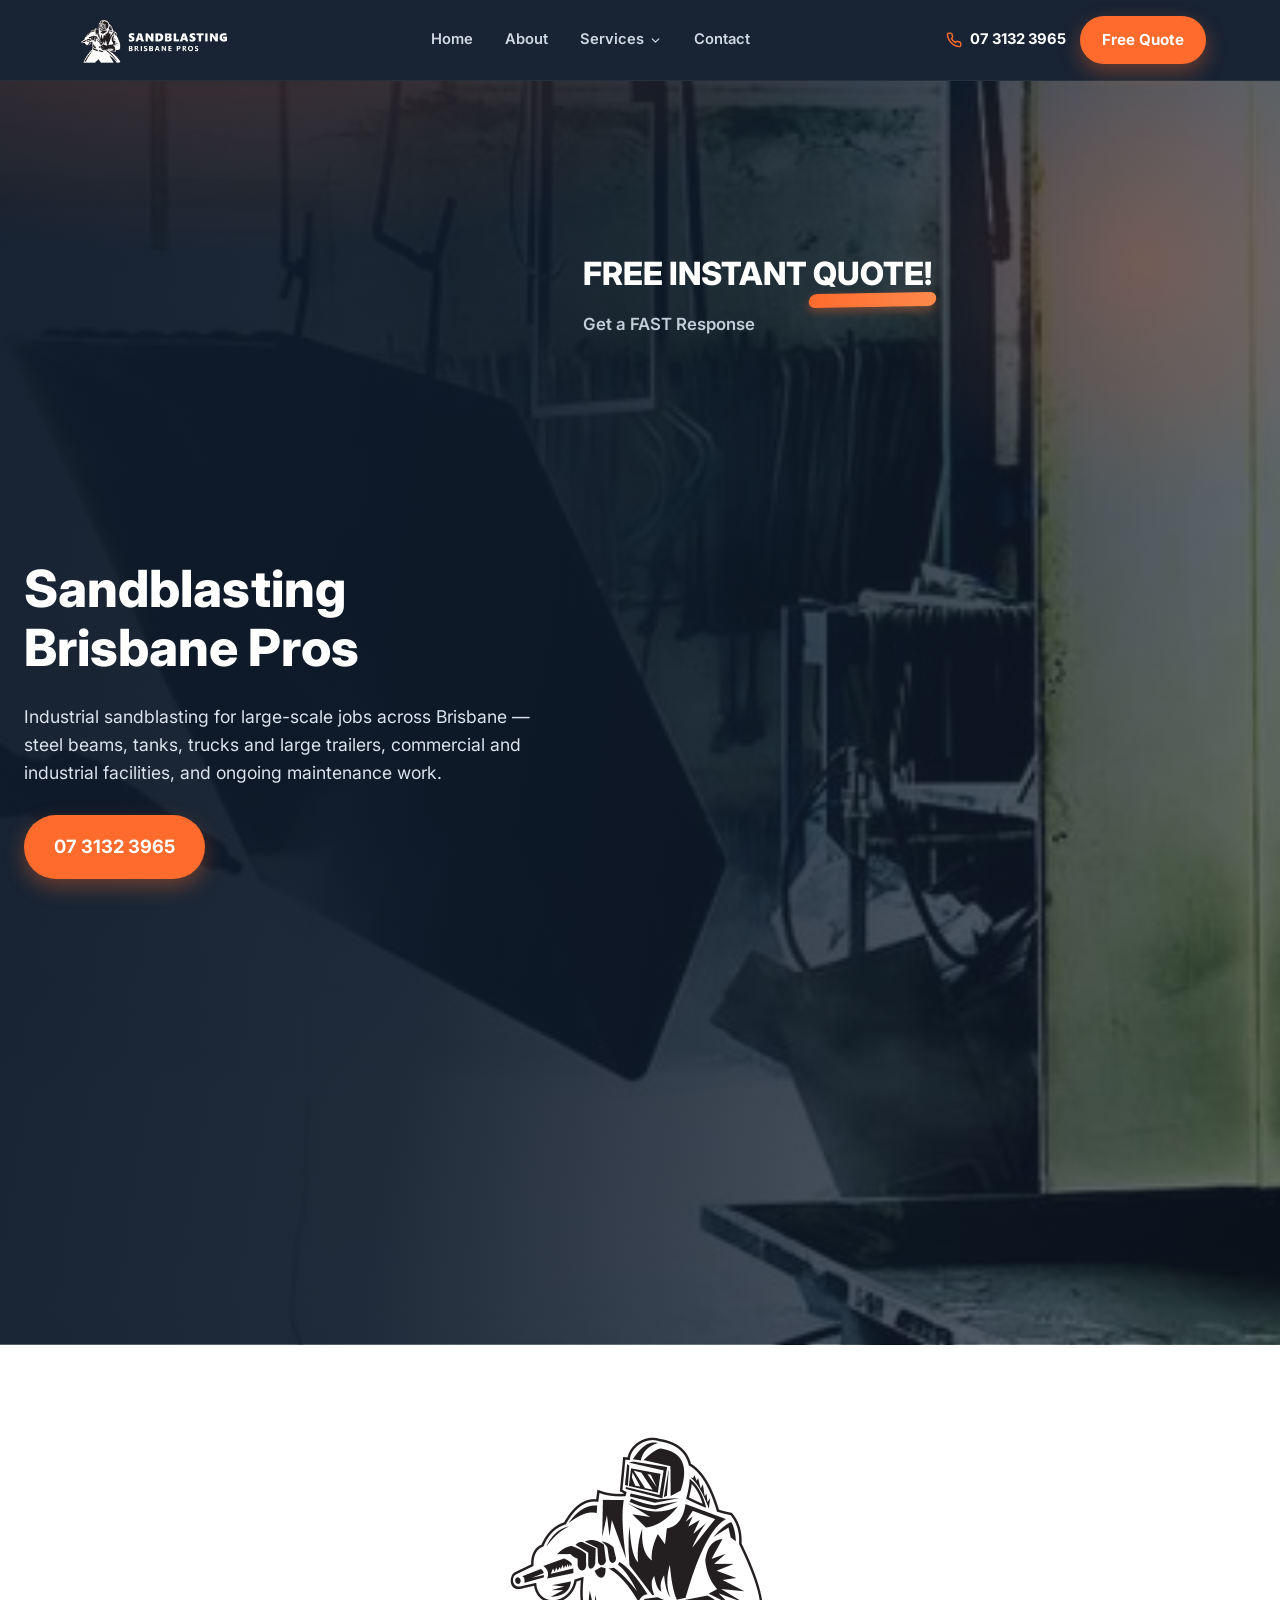
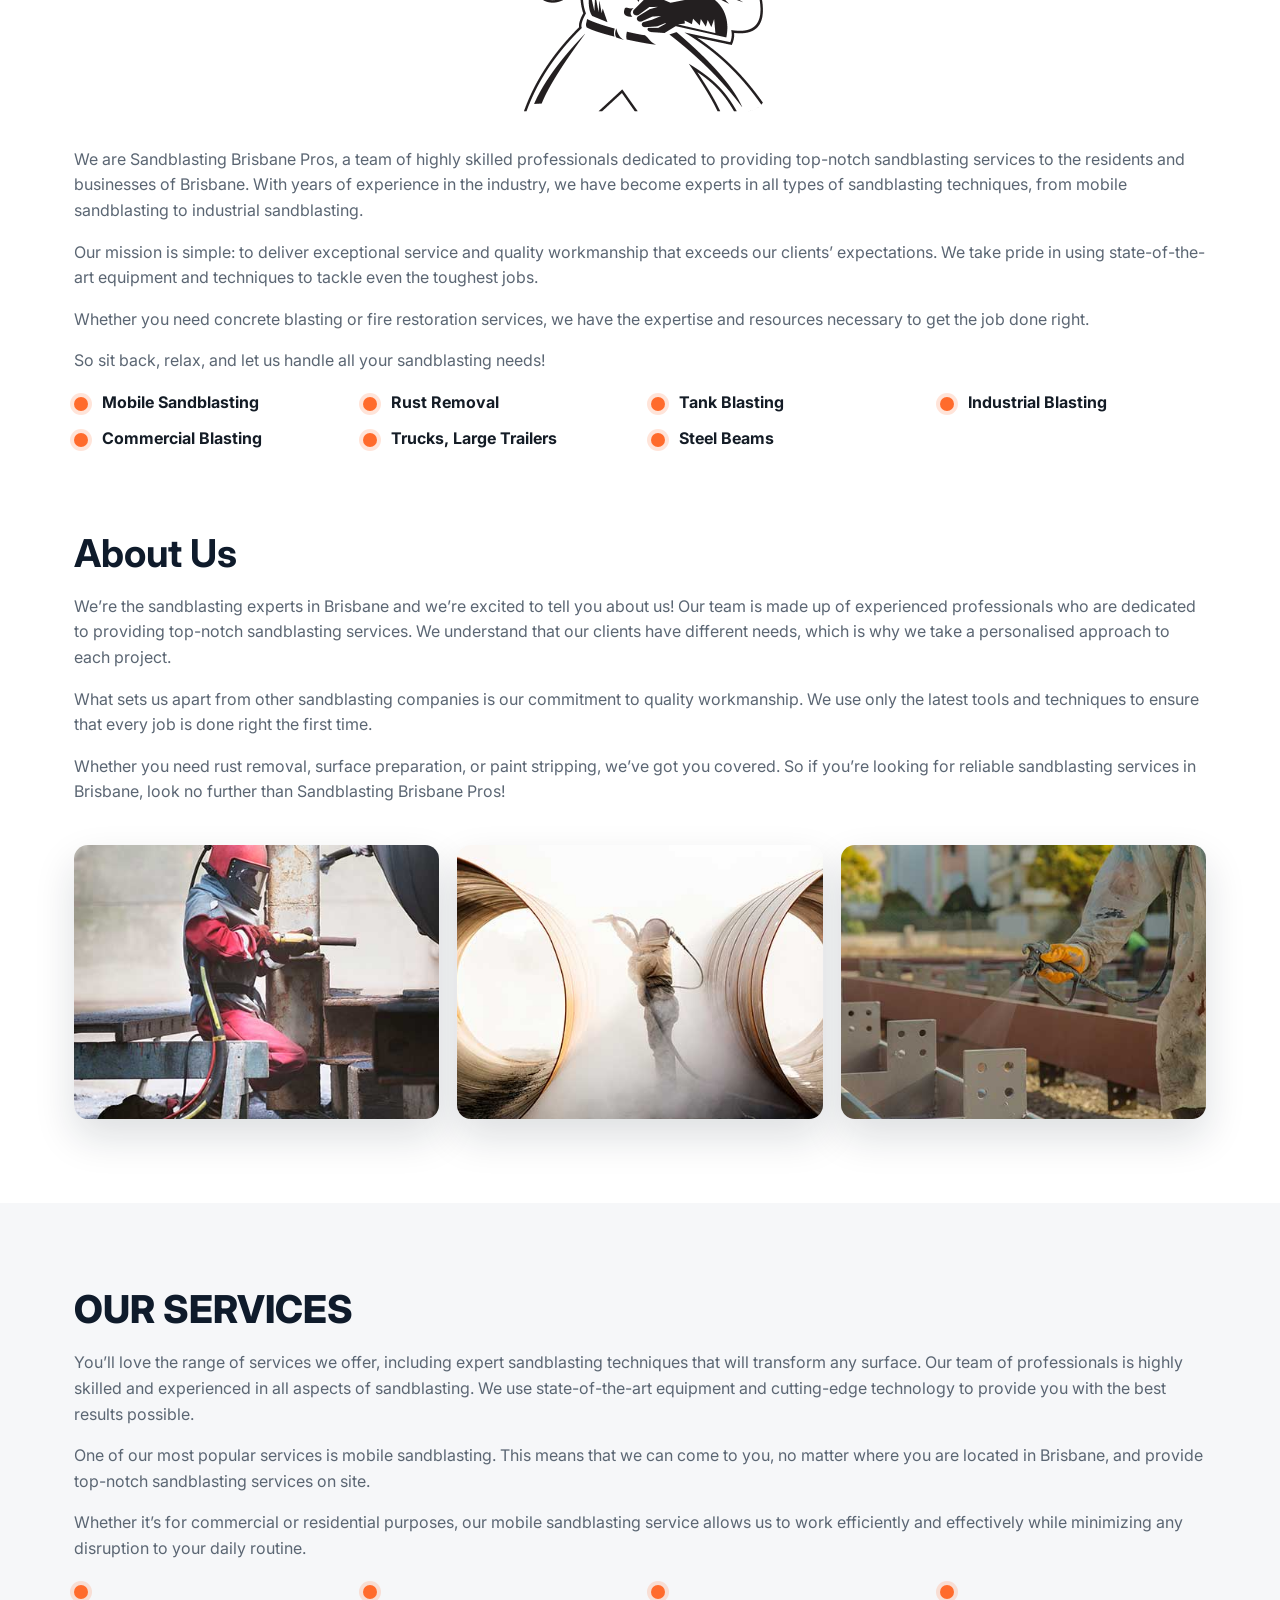
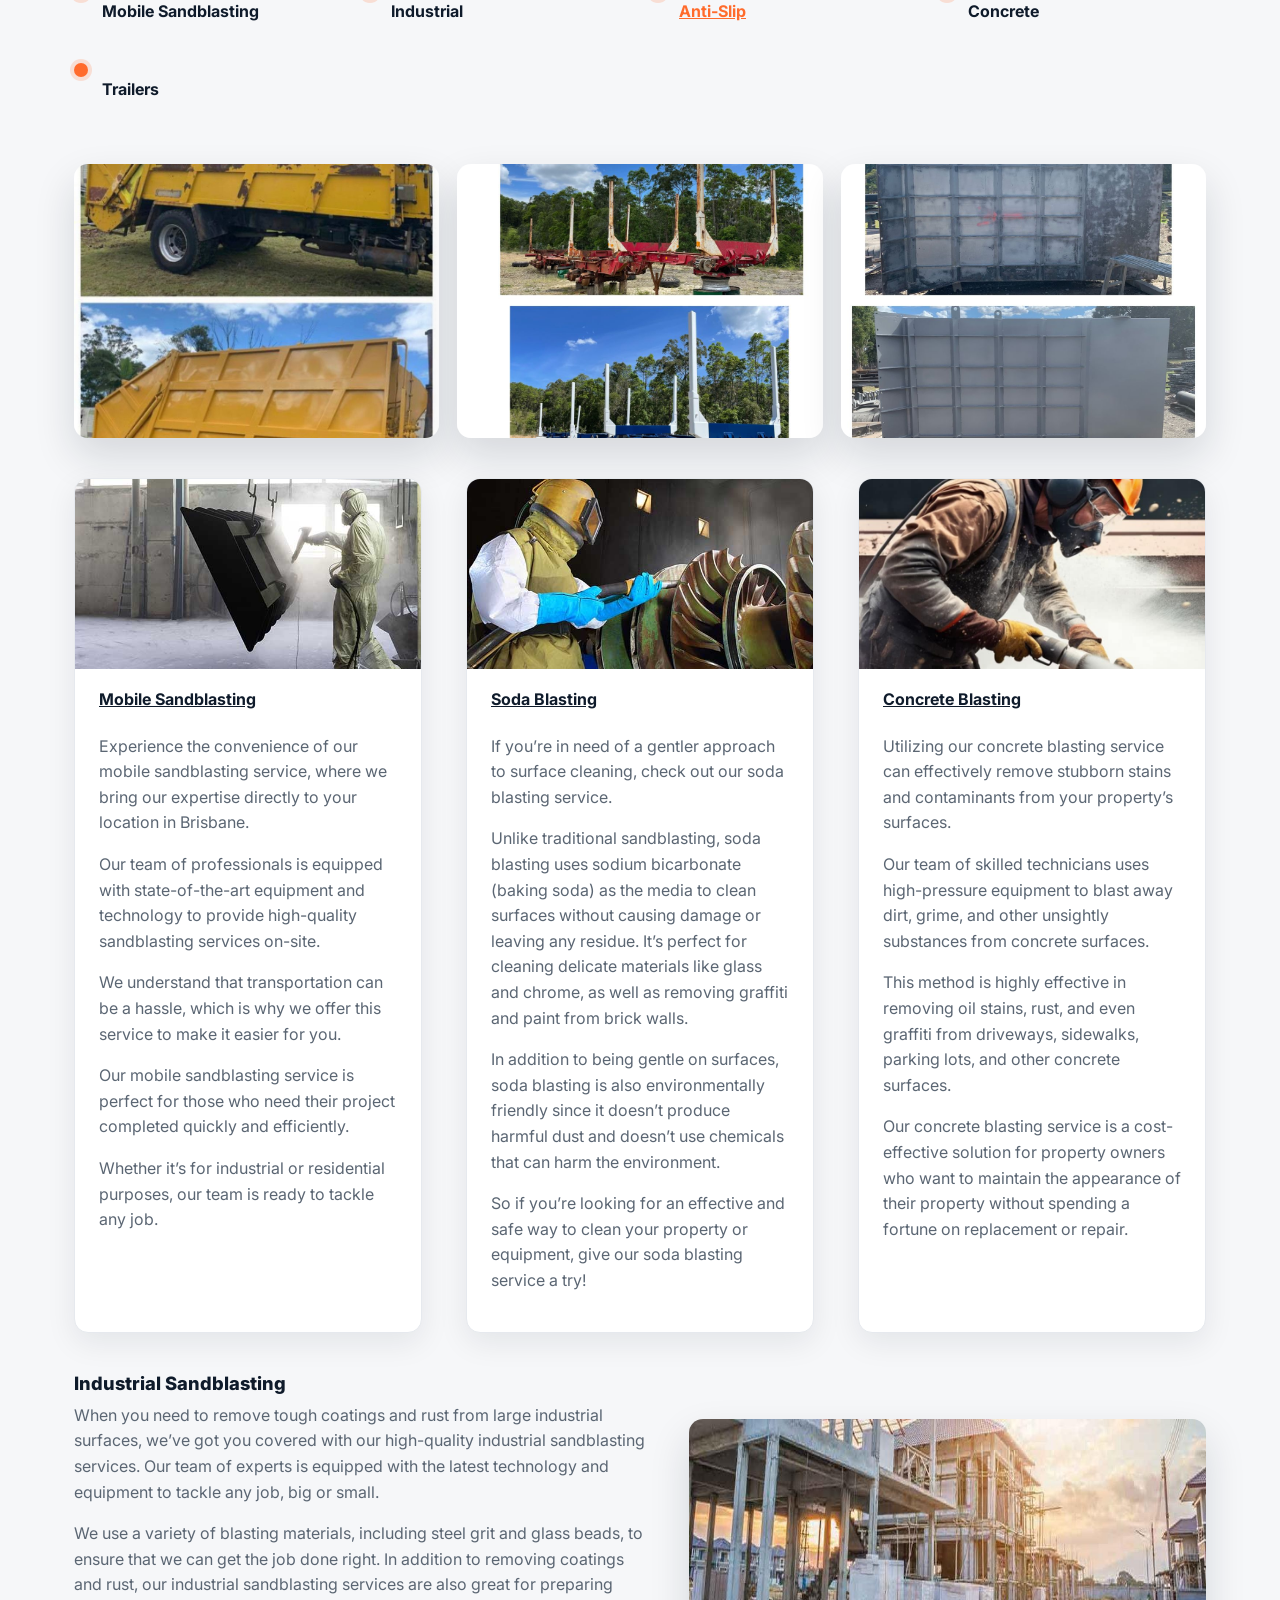
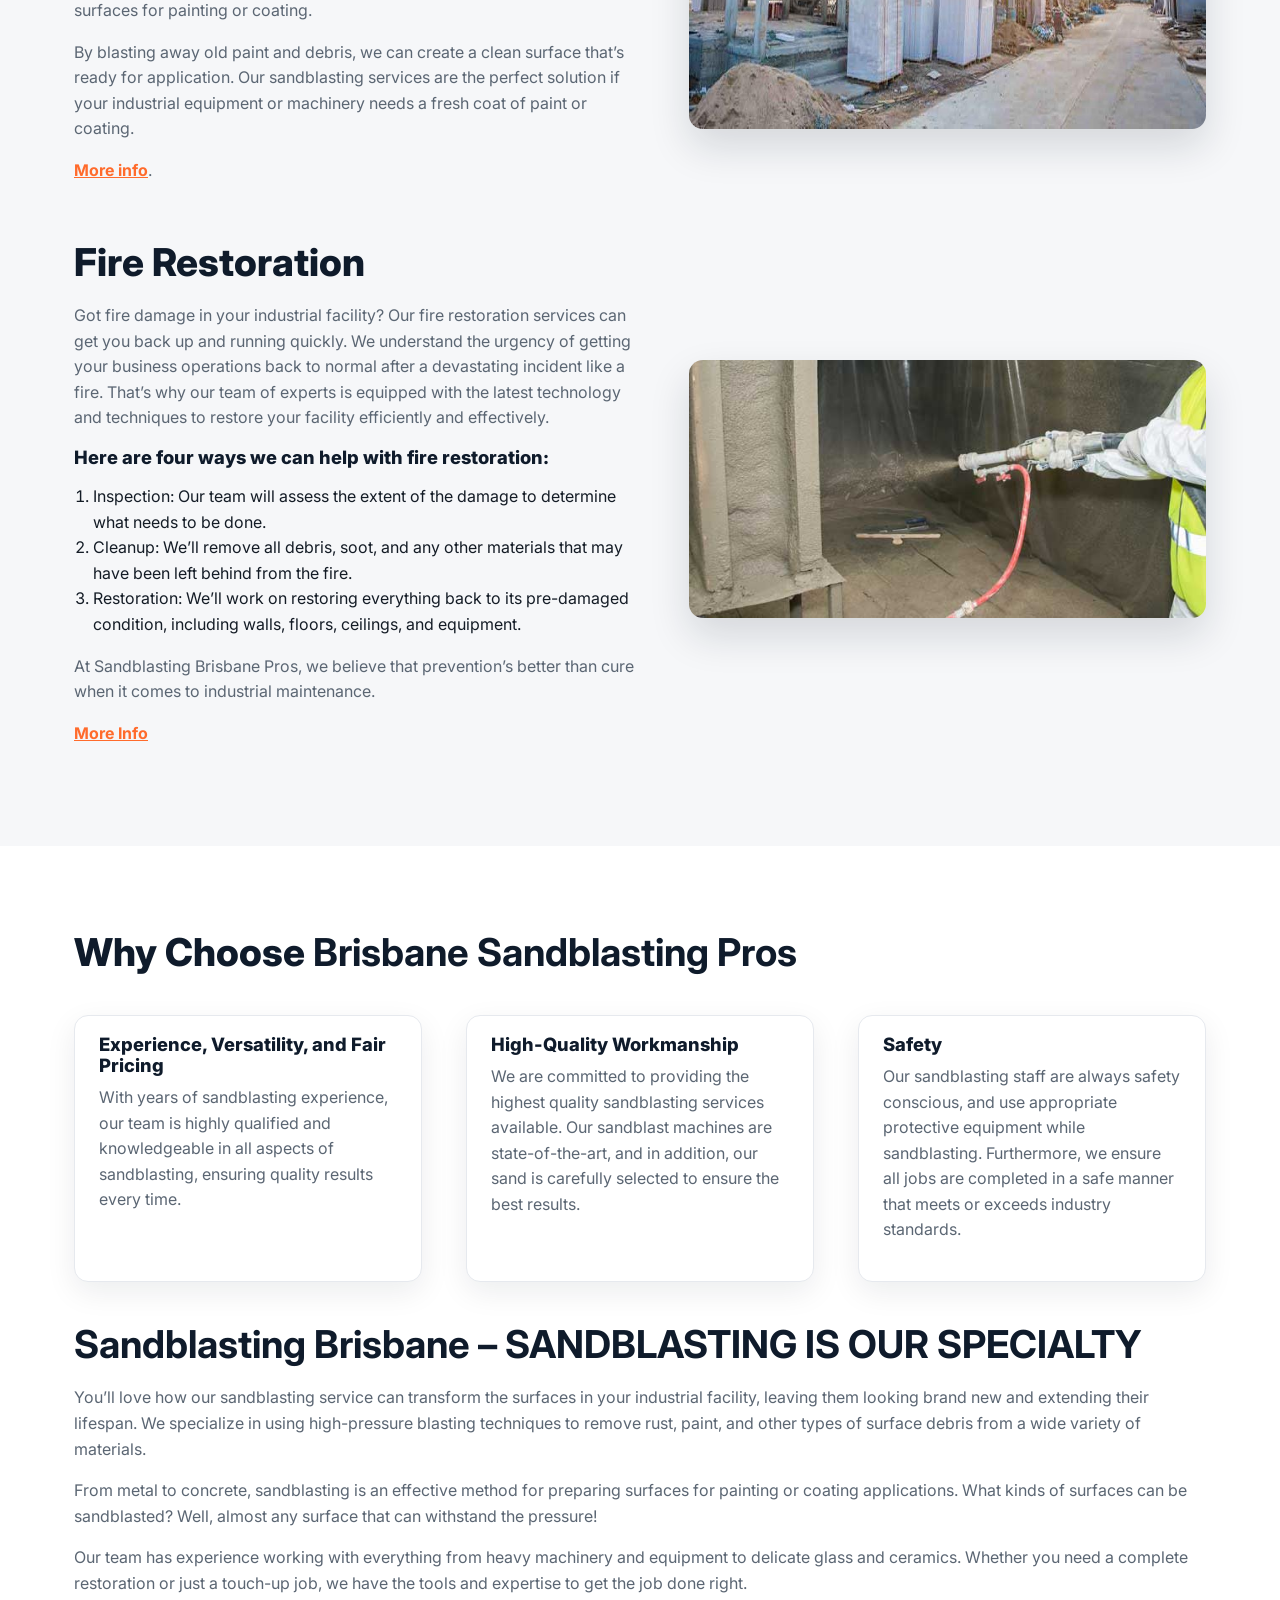
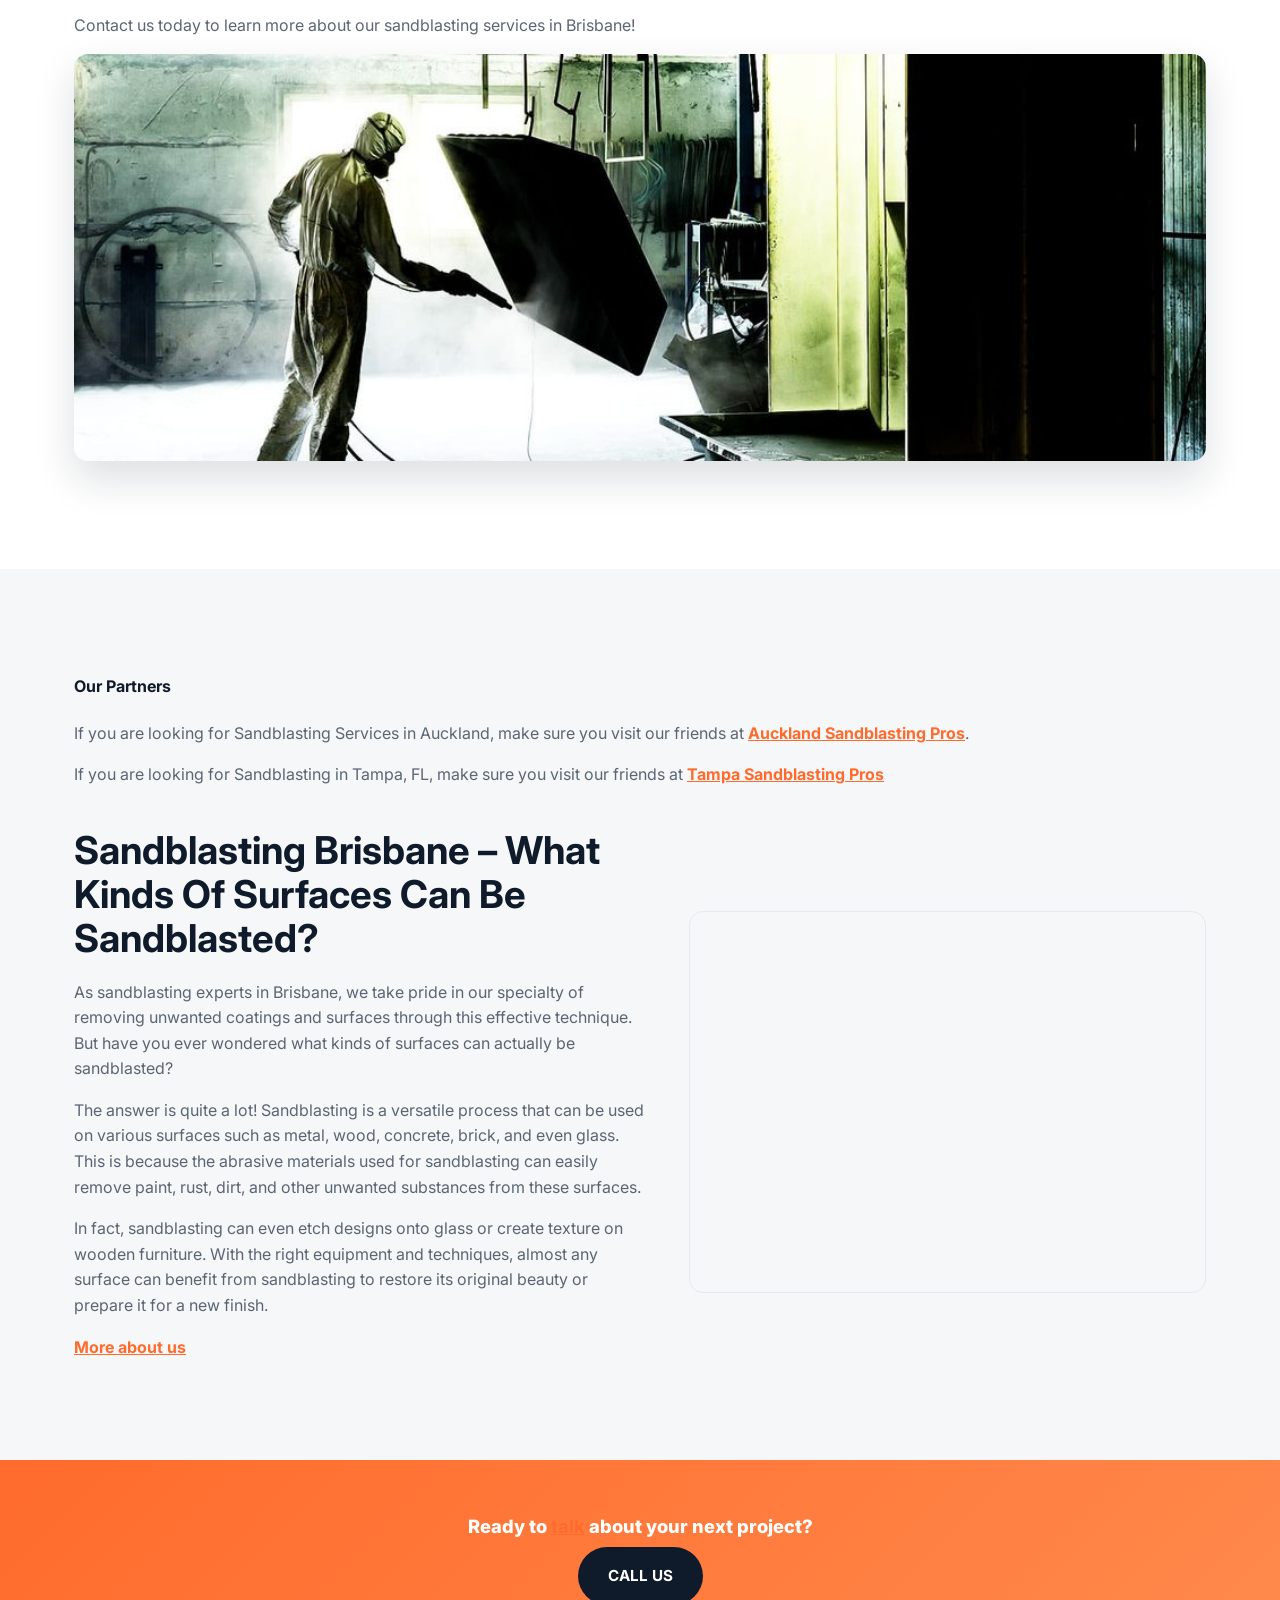
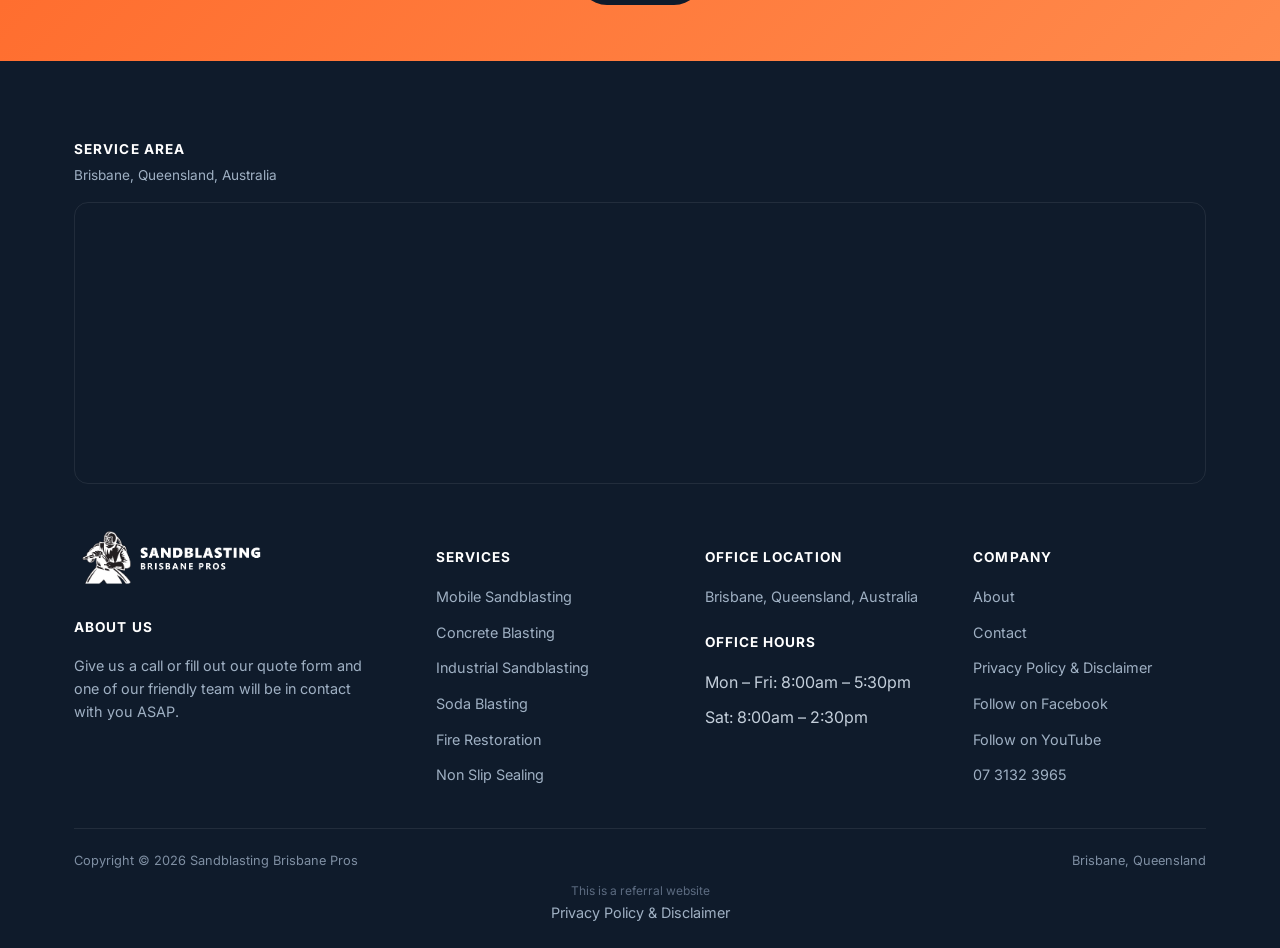
<file: index.html>
<!doctype html>
<html lang="en-AU">
<head>
<!-- Google tag (gtag.js) -->
<script async src="https://www.googletagmanager.com/gtag/js?id=AW-11084880092"></script>
<script>
  window.dataLayer = window.dataLayer || [];
  function gtag(){dataLayer.push(arguments);}
  gtag('js', new Date());
  gtag('config', 'AW-11084880092');
</script>
<meta charset="UTF-8">
<meta name="viewport" content="width=device-width, initial-scale=1.0">
<link rel="icon" href="/favicon-32.png" sizes="32x32" type="image/png">
<link rel="icon" href="/favicon-192.png" sizes="192x192" type="image/png">
<link rel="apple-touch-icon" href="/apple-touch-icon.png">
<title>Sandblasting Brisbane Pros | #1 Local Sandblasters</title>
<meta name="description" content="Sandblasting Brisbane Pros are your local Mobile sandblasters and Soda Blasters for Industrial and Commercial projects. Concrete Blasting Service">
<meta name="robots" content="follow, index, max-snippet:-1, max-video-preview:-1, max-image-preview:large">
<link rel="canonical" href="https://sandblastingbrisbanepros.com.au/">
<meta property="og:locale" content="en_US">
<meta property="og:type" content="website">
<meta property="og:title" content="Sandblasting Brisbane Pros | #1 Local Sandblasters">
<meta property="og:description" content="Sandblasting Brisbane Pros are your local Mobile sandblasters and Soda Blasters for Industrial and Commercial projects. Concrete Blasting Service">
<meta property="og:url" content="https://sandblastingbrisbanepros.com.au/">
<meta property="og:site_name" content="Sandblasting Brisbane Pros">
<meta property="og:image" content="https://sandblastingbrisbanepros.com.au/images/Brisbane-2-Sandblasting-Main-Square-ON-SOLID.png">
<meta property="og:image:secure_url" content="https://sandblastingbrisbanepros.com.au/images/Brisbane-2-Sandblasting-Main-Square-ON-SOLID.png">
<meta property="og:image:width" content="600">
<meta property="og:image:height" content="600">
<meta property="og:image:alt" content="Sandblasting Brisbane - Soda Blasting Brisbane - Concrete Blasting">
<meta property="og:image:type" content="image/png">
<meta name="twitter:card" content="summary_large_image">
<meta name="twitter:title" content="Sandblasting Brisbane Pros | #1 Local Sandblasters">
<meta name="twitter:description" content="Sandblasting Brisbane Pros are your local Mobile sandblasters and Soda Blasters for Industrial and Commercial projects. Concrete Blasting Service">
<meta name="twitter:image" content="https://sandblastingbrisbanepros.com.au/images/Brisbane-2-Sandblasting-Main-Square-ON-SOLID.png">
<meta name="twitter:label1" content="Written by">
<meta name="twitter:data1" content="Sandblasting Brisbane Pros">
<meta name="twitter:label2" content="Time to read">
<meta name="twitter:data2" content="19 minutes">
<script type="application/ld+json">{"@context": "https://schema.org", "@graph": [{"@type": "Place", "@id": "https://sandblastingbrisbanepros.com.au/#place", "address": {"@type": "PostalAddress", "addressLocality": "Brisbane", "addressRegion": "Queensland", "addressCountry": "Australia"}}, {"@type": "Organization", "@id": "https://sandblastingbrisbanepros.com.au/#organization", "name": "Sandblasting Brisbane Pros", "url": "https://sandblastingbrisbanepros.com.au", "email": "info@sandblastingbrisbanepros.com.au", "address": {"@type": "PostalAddress", "addressLocality": "Brisbane", "addressRegion": "Queensland", "addressCountry": "Australia"}, "logo": {"@type": "ImageObject", "@id": "https://sandblastingbrisbanepros.com.au/#logo", "url": "https://sandblastingbrisbanepros.com.au/images/Brisbane-2-Sandblasting-Main-Square-ON-SOLID.png", "contentUrl": "https://sandblastingbrisbanepros.com.au/images/Brisbane-2-Sandblasting-Main-Square-ON-SOLID.png", "caption": "Sandblasting Brisbane Pros", "inLanguage": "en-US", "width": "600", "height": "600"}, "contactPoint": [{"@type": "ContactPoint", "telephone": "+61-7-3132-3965", "contactType": "customer support"}], "location": {"@id": "https://sandblastingbrisbanepros.com.au/#place"}}, {"@type": "WebSite", "@id": "https://sandblastingbrisbanepros.com.au/#website", "url": "https://sandblastingbrisbanepros.com.au", "name": "Sandblasting Brisbane Pros", "alternateName": "Brisbane Sandblasting and Soda Blasting Services", "publisher": {"@id": "https://sandblastingbrisbanepros.com.au/#organization"}, "inLanguage": "en-US"}, {"@type": "ImageObject", "@id": "https://sandblastingbrisbanepros.com.au/images/Brisbane-2-Sandblasting-Main-Square-ON-SOLID.png", "url": "https://sandblastingbrisbanepros.com.au/images/Brisbane-2-Sandblasting-Main-Square-ON-SOLID.png", "width": "600", "height": "600", "caption": "Sandblasting Brisbane - Soda Blasting Brisbane - Concrete Blasting", "inLanguage": "en-US"}, {"@type": "WebPage", "@id": "https://sandblastingbrisbanepros.com.au/#webpage", "url": "https://sandblastingbrisbanepros.com.au/", "name": "Sandblasting Brisbane Pros | #1 Local Sandblasters", "datePublished": "2023-06-25T17:36:24+00:00", "dateModified": "2026-02-17T01:16:51+00:00", "about": {"@id": "https://sandblastingbrisbanepros.com.au/#organization"}, "isPartOf": {"@id": "https://sandblastingbrisbanepros.com.au/#website"}, "primaryImageOfPage": {"@id": "https://sandblastingbrisbanepros.com.au/images/Brisbane-2-Sandblasting-Main-Square-ON-SOLID.png"}, "inLanguage": "en-US"}, {"@type": "Person", "@id": "https://sandblastingbrisbanepros.com.au/author/sandblasting-brisbane-pros/", "name": "Sandblasting Brisbane Pros", "url": "https://sandblastingbrisbanepros.com.au/author/sandblasting-brisbane-pros/", "image": {"@type": "ImageObject", "@id": "https://secure.gravatar.com/avatar/1a805ecce72dbea624f8210f16b617142cd50f277b3b90b3f68485606a558cd0?s=96&amp;d=mm&amp;r=g", "url": "https://secure.gravatar.com/avatar/1a805ecce72dbea624f8210f16b617142cd50f277b3b90b3f68485606a558cd0?s=96&amp;d=mm&amp;r=g", "caption": "Sandblasting Brisbane Pros", "inLanguage": "en-US"}, "sameAs": ["https://sandblastingbrisbanepros.com.au"], "worksFor": {"@id": "https://sandblastingbrisbanepros.com.au/#organization"}}, {"@type": "Article", "headline": "Sandblasting Brisbane Pros | #1 Local Sandblasters", "keywords": "sandblasting brisbane", "datePublished": "2023-06-25T17:36:24+00:00", "dateModified": "2026-02-17T01:16:51+00:00", "author": {"@id": "https://sandblastingbrisbanepros.com.au/author/sandblasting-brisbane-pros/", "name": "Sandblasting Brisbane Pros"}, "publisher": {"@id": "https://sandblastingbrisbanepros.com.au/#organization"}, "description": "Sandblasting Brisbane Pros are your local Mobile sandblasters and Soda Blasters for Industrial and Commercial projects. Concrete Blasting Service", "name": "Sandblasting Brisbane Pros | #1 Local Sandblasters", "@id": "https://sandblastingbrisbanepros.com.au/#richSnippet", "isPartOf": {"@id": "https://sandblastingbrisbanepros.com.au/#webpage"}, "image": {"@id": "https://sandblastingbrisbanepros.com.au/images/Brisbane-2-Sandblasting-Main-Square-ON-SOLID.png"}, "inLanguage": "en-US", "mainEntityOfPage": {"@id": "https://sandblastingbrisbanepros.com.au/#webpage"}}]}</script>
<script type="application/ld+json">{"@context": "https://schema.org", "@type": "LocalBusiness", "@id": "https://sandblastingbrisbanepros.com.au/#localbusiness", "name": "Sandblasting Brisbane Pros", "url": "https://sandblastingbrisbanepros.com.au/", "telephone": "+61731323965", "email": "info@sandblastingbrisbanepros.com.au", "priceRange": "$$", "image": "https://sandblastingbrisbanepros.com.au/images/Brisbane-2-Sandblasting-Main-Square-ON-SOLID.png", "address": {"@type": "PostalAddress", "addressLocality": "Brisbane", "addressRegion": "QLD", "addressCountry": "AU"}, "areaServed": {"@type": "City", "name": "Brisbane"}, "openingHoursSpecification": [{"@type": "OpeningHoursSpecification", "dayOfWeek": ["Monday", "Tuesday", "Wednesday", "Thursday", "Friday"], "opens": "08:00", "closes": "17:30"}, {"@type": "OpeningHoursSpecification", "dayOfWeek": "Saturday", "opens": "08:00", "closes": "14:30"}], "sameAs": ["https://www.facebook.com/profile.php?id=100093681055703", "https://www.youtube.com/@SandblstingBrisbanePros-dn4zj"]}</script>
<link rel="preconnect" href="https://fonts.googleapis.com">
<link rel="preconnect" href="https://fonts.gstatic.com" crossorigin>
<link rel="preload" as="style" href="https://fonts.googleapis.com/css2?family=Inter:wght@400;500;600;700;800&display=swap" onload="this.onload=null;this.rel='stylesheet'">
<noscript><link rel="stylesheet" href="https://fonts.googleapis.com/css2?family=Inter:wght@400;500;600;700;800&display=swap"></noscript>
<link rel="stylesheet" href="/css/style.css">
<style id="mnfix">.mobile-menu.open{max-height:calc(100vh - 150px);max-height:calc(100dvh - 150px);overflow-y:auto;-webkit-overflow-scrolling:touch;overscroll-behavior:contain}.mobile-menu.msub-ready .mobile-submenu{display:none}.mobile-menu.msub-ready .mobile-submenu.open{display:flex}.mobile-menu a.msub-parent{display:flex;justify-content:space-between;align-items:center}.mobile-menu a.msub-parent::after{content:"";width:8px;height:8px;border-right:2px solid currentColor;border-bottom:2px solid currentColor;transform:rotate(45deg);margin-right:6px;transition:transform .2s}.mobile-menu a.msub-parent[aria-expanded=true]::after{transform:rotate(-135deg)}</style></head>
<body>
<header>
  <div class="nav wrap">
    <a href="/" class="brand"><img src="/images/Brisbane-Sandblasting-Main.png" alt="Sandblasting Brisbane Pros logo" width="521" height="149"></a>
    <nav class="links">
      <a href="/">Home</a><a href="/about/">About</a>
      <div class="nav-item"><a href="#!" onclick="return false;">Services <svg viewBox="0 0 24 24" fill="none" stroke-width="2.4" stroke-linecap="round" stroke-linejoin="round"><path d="m6 9 6 6 6-6"/></svg></a><div class="nav-dropdown"><a href="/mobile-sandblasting/">Mobile Sandblasting</a><a href="/concrete-blasting/">Concrete Blasting</a><a href="/industrial-sandblasting/">Industrial Sandblasting</a><a href="/soda-blasting/">Soda Blasting</a><a href="/fire-restoration/">Fire Restoration</a><a href="/non-slip-sealing/">Non Slip Sealing</a></div></div>
      <a href="/contact/">Contact</a>
    </nav>
    <div class="nav-cta">
      <a href="tel:+61731323965" class="phone-pill"><svg viewBox="0 0 24 24" fill="none" stroke-width="2.2" stroke-linecap="round" stroke-linejoin="round"><path d="M22 16.92v3a2 2 0 0 1-2.18 2 19.79 19.79 0 0 1-8.63-3.07 19.5 19.5 0 0 1-6-6 19.79 19.79 0 0 1-3.07-8.67A2 2 0 0 1 4.11 2h3a2 2 0 0 1 2 1.72c.127.96.362 1.903.7 2.81a2 2 0 0 1-.45 2.11L8.09 9.91a16 16 0 0 0 6 6l1.27-1.27a2 2 0 0 1 2.11-.45c.907.338 1.85.573 2.81.7A2 2 0 0 1 22 16.92z"/></svg> 07 3132 3965</a>
      <a href="#quote" class="btn btn-primary" style="padding:10px 20px;">Free Quote</a>
      <button type="button" class="hamburger-btn" id="hamburgerBtn" aria-label="Open menu" aria-expanded="false"><svg viewBox="0 0 24 24" fill="none" stroke="#fff" stroke-width="2.4" stroke-linecap="round" stroke-linejoin="round"><path d="M4 7h16M4 12h16M4 17h16"/></svg></button>
    </div>
  </div>
  <div class="mobile-menu" id="mobileMenu"><a href="/">Home</a><a href="/about/">About</a><a href="/services/" style="display:none"></a><div class="mobile-submenu"><a href="/mobile-sandblasting/">Mobile Sandblasting</a><a href="/concrete-blasting/">Concrete Blasting</a><a href="/industrial-sandblasting/">Industrial Sandblasting</a><a href="/soda-blasting/">Soda Blasting</a><a href="/fire-restoration/">Fire Restoration</a><a href="/non-slip-sealing/">Non Slip Sealing</a></div><a href="/contact/">Contact</a><a href="tel:+61731323965" class="mobile-menu-phone">Call 07 3132 3965</a><a href="#quote" class="btn btn-primary" style="width:100%;">Free Quote</a></div>
</header>
<main>
<section class="hero" id="top"><div class="hero-inner"><div class="hero-copy"><div class="row"><div class="text"><h1>Sandblasting Brisbane Pros</h1></div><p class="hero-sub">Industrial sandblasting for large-scale jobs across Brisbane &mdash; steel beams, tanks, trucks and large trailers, commercial and industrial facilities, and ongoing maintenance work.</p><p class="btn-wrap"><a class="btn btn-primary" href="tel:+61731323965">07 3132 3965</a></p></div></div><div class="hero-form" id="quote">
      <div class="hero-form-head"><p class="response-time">FREE INSTANT <span class="highlight">QUOTE!</span></p><p class="response-sub">Get a FAST Response</p></div>
      <div class="form-card"><iframe src="https://api.leadconnectorhq.com/widget/form/bKBavPgEwGS7zOEv9Xl7" style="width:100%;height:100%;min-height:815px;border:none;border-radius:14px" id="inline-bKBavPgEwGS7zOEv9Xl7" data-layout="{'id':'INLINE'}" data-trigger-type="alwaysShow" data-trigger-value="" data-activation-type="alwaysActivated" data-activation-value="" data-deactivation-type="neverDeactivate" data-deactivation-value="" data-form-name="Brisbane Sandblasting" data-height="815" data-layout-iframe-id="inline-bKBavPgEwGS7zOEv9Xl7" data-form-id="bKBavPgEwGS7zOEv9Xl7" data-cookie-consent="true" data-cookie-consent-provider="auto" title="Brisbane Sandblasting"></iframe></div>
    </div></div></section>
<section class=""><div class="wrap"><div class="row"><div class="figure"><img src="/images/1-AKL-Sand-Blasting-Pros-Logo-Icon-1.png" alt="" width="600" height="600" loading="lazy" decoding="async"></div><div class="text"><p>We are Sandblasting Brisbane Pros, a team of highly skilled professionals dedicated to providing top-notch sandblasting services to the residents and businesses of Brisbane. With years of experience in the industry, we have become experts in all types of sandblasting techniques, from mobile sandblasting to industrial sandblasting.</p>
<p>Our mission is simple: to deliver exceptional service and quality workmanship that exceeds our clients’ expectations. We take pride in using state-of-the-art equipment and techniques to tackle even the toughest jobs.</p>
<p>Whether you need concrete blasting or fire restoration services, we have the expertise and resources necessary to get the job done right.</p>
<p>So sit back, relax, and let us handle all your sandblasting needs!</p>
<ul>
<li><strong>Mobile Sandblasting</strong></li>
<li><strong>Rust Removal </strong></li>
<li><strong>Tank Blasting</strong></li>
<li><strong>Industrial Blasting</strong></li>
<li><strong>Commercial Blasting</strong></li>
<li><strong>Trucks, Large Trailers</strong></li>
<li><strong>Steel Beams</strong></li>
</ul>
<h2> </h2>
<h2><strong>About Us</strong></h2>
<p>We’re the sandblasting experts in Brisbane and we’re excited to tell you about us! Our team is made up of experienced professionals who are dedicated to providing top-notch sandblasting services. We understand that our clients have different needs, which is why we take a personalised approach to each project.</p>
<p>What sets us apart from other sandblasting companies is our commitment to quality workmanship. We use only the latest tools and techniques to ensure that every job is done right the first time.</p>
<p>Whether you need rust removal, surface preparation, or paint stripping, we’ve got you covered. So if you’re looking for reliable sandblasting services in Brisbane, look no further than Sandblasting Brisbane Pros!</p></div></div><div class="row gallery-grid"><div class="figure"><img src="/images/Sandblasting-Auckland-3.jpg" alt="" width="582" height="354" loading="lazy" decoding="async"></div><div class="figure"><img src="/images/Sandblasting-Auckland-4.jpg" alt="" width="582" height="354" loading="lazy" decoding="async"></div><div class="figure"><img src="/images/Sandblasting-Auckland-5.jpg" alt="Sandblasting Brisbane project" width="582" height="354" loading="lazy" decoding="async"></div></div></div></section>
<section class="bg-paper"><div class="wrap"><div class="row"><div class="text"><h2>OUR SERVICES</h2>
<p>You’ll love the range of services we offer, including expert sandblasting techniques that will transform any surface. Our team of professionals is highly skilled and experienced in all aspects of sandblasting. We use state-of-the-art equipment and cutting-edge technology to provide you with the best results possible.</p>
<p>One of our most popular services is mobile sandblasting. This means that we can come to you, no matter where you are located in Brisbane, and provide top-notch sandblasting services on site.</p>
<p>Whether it’s for commercial or residential purposes, our mobile sandblasting service allows us to work efficiently and effectively while minimizing any disruption to your daily routine.</p></div><div class="text"><ul>
<li>
<h4><strong>Mobile Sandblasting</strong></h4>
</li>
<li>
<h4><strong>Industrial</strong></h4>
</li>
<li>
<h4><a href="/non-slip-sealing/"><strong>Anti-Slip</strong></a></h4>
</li>
<li>
<h4><strong>Concrete</strong></h4>
</li>
<li>
<h4><strong>Trailers</strong></h4>
</li>
</ul></div></div><div class="row gallery-grid"><div class="figure"><img src="/images/IMG_9914.jpeg" alt="" width="828" height="1231" loading="lazy" decoding="async"></div><div class="figure"><img src="/images/IMG_3129.jpg" alt="" width="1000" height="1000" loading="lazy" decoding="async"></div><div class="figure"><img src="/images/IMG_9881.jpg" alt="" width="1000" height="1000" loading="lazy" decoding="async"></div></div><div class="row cols cols-3"><div class="col"><div class="blurb"><div class="figure"><img src="/images/dustless-blasting-1.jpg" alt="dustless blasting" width="582" height="354" loading="lazy" decoding="async"></div><h4><a href="/mobile-sandblasting/">Mobile Sandblasting</a></h4><p>Experience the convenience of our mobile sandblasting service, where we bring our expertise directly to your location in Brisbane.</p>
<p>Our team of professionals is equipped with state-of-the-art equipment and technology to provide high-quality sandblasting services on-site.</p>
<p>We understand that transportation can be a hassle, which is why we offer this service to make it easier for you.</p>
<p>Our mobile sandblasting service is perfect for those who need their project completed quickly and efficiently.</p>
<p>Whether it’s for industrial or residential purposes, our team is ready to tackle any job.</p></div></div><div class="col"><div class="blurb"><div class="figure"><img src="/images/Soda-Blasting-Auckland.jpg" alt="soda blasting  jim at work" width="582" height="354" loading="lazy" decoding="async"></div><h4><a href="/soda-blasting/">Soda Blasting</a></h4><p>If you’re in need of a gentler approach to surface cleaning, check out our soda blasting service.</p>
<p>Unlike traditional sandblasting, soda blasting uses sodium bicarbonate (baking soda) as the media to clean surfaces without causing damage or leaving any residue. It’s perfect for cleaning delicate materials like glass and chrome, as well as removing graffiti and paint from brick walls.</p>
<p>In addition to being gentle on surfaces, soda blasting is also environmentally friendly since it doesn’t produce harmful dust and doesn’t use chemicals that can harm the environment.</p>
<p>So if you’re looking for an effective and safe way to clean your property or equipment, give our soda blasting service a try!</p></div></div><div class="col"><div class="blurb"><div class="figure"><img src="/images/Concrete-Blasting.jpg" alt="concrete blasting brisbne" width="800" height="480" loading="lazy" decoding="async"></div><h4><a href="/concrete-blasting/">Concrete Blasting</a></h4><p>Utilizing our concrete blasting service can effectively remove stubborn stains and contaminants from your property’s surfaces.</p>
<p>Our team of skilled technicians uses high-pressure equipment to blast away dirt, grime, and other unsightly substances from concrete surfaces.</p>
<p>This method is highly effective in removing oil stains, rust, and even graffiti from driveways, sidewalks, parking lots, and other concrete surfaces.</p>
<p>Our concrete blasting service is a cost-effective solution for property owners who want to maintain the appearance of their property without spending a fortune on replacement or repair.</p></div></div></div><div class="row cols cols-2"><div class="col"><div class="text"><h3>Industrial Sandblasting</h3>
<p>When you need to remove tough coatings and rust from large industrial surfaces, we’ve got you covered with our high-quality industrial sandblasting services. Our team of experts is equipped with the latest technology and equipment to tackle any job, big or small.</p>
<p>We use a variety of blasting materials, including steel grit and glass beads, to ensure that we can get the job done right. In addition to removing coatings and rust, our industrial sandblasting services are also great for preparing surfaces for painting or coating.</p>
<p>By blasting away old paint and debris, we can create a clean surface that’s ready for application. Our sandblasting services are the perfect solution if your industrial equipment or machinery needs a fresh coat of paint or coating.</p>
<p><a href="/industrial-sandblasting/">More info</a>.</p></div></div><div class="col"><div class="figure"><img src="/images/Commercial-Foundations-madison-wi-concrete_1.jpg" alt="Industrial" width="800" height="480" loading="lazy" decoding="async"></div></div></div><div class="row cols cols-2"><div class="col"><div class="text"><h2>Fire Restoration</h2>
<p>Got fire damage in your industrial facility? Our fire restoration services can get you back up and running quickly. We understand the urgency of getting your business operations back to normal after a devastating incident like a fire. That’s why our team of experts is equipped with the latest technology and techniques to restore your facility efficiently and effectively.</p>
<h3>Here are four ways we can help with fire restoration:</h3>
<ol>
<li>Inspection: Our team will assess the extent of the damage to determine what needs to be done.</li>
<li>Cleanup: We’ll remove all debris, soot, and any other materials that may have been left behind from the fire.</li>
<li>Restoration: We’ll work on restoring everything back to its pre-damaged condition, including walls, floors, ceilings, and equipment.</li>
</ol>
<p>At Sandblasting Brisbane Pros, we believe that prevention’s better than cure when it comes to industrial maintenance.</p>
<p><a href="/fire-restoration/">More Info</a></p></div></div><div class="col"><div class="figure"><img src="/images/Fireproofing-Auckland-1.jpg" alt="fireproofing brisbane" width="614" height="307" loading="lazy" decoding="async"></div></div></div></div></section>
<section class=""><div class="wrap"><div class="row"><div class="text"><h2>Why Choose <strong>Brisbane Sandblasting Pros</strong></h2></div></div><div class="row cols cols-3"><div class="col"><div class="blurb"><h3>Experience, Versatility, and Fair Pricing</h3><p>With years of sandblasting experience, our team is highly qualified and knowledgeable in all aspects of sandblasting, ensuring quality results every time.</p></div></div><div class="col"><div class="blurb"><h3>High-Quality Workmanship</h3><p>We are committed to providing the highest quality sandblasting services available. Our sandblast machines are state-of-the-art, and in addition, our sand is carefully selected to ensure the best results.</p></div></div><div class="col"><div class="blurb"><h3>Safety</h3><p>Our sandblasting staff are always safety conscious, and use appropriate protective equipment while sandblasting. Furthermore, we ensure all jobs are completed in a safe manner that meets or exceeds industry standards.</p></div></div></div><div class="row"><div class="text"><h2><strong>Sandblasting Brisbane – SANDBLASTING IS OUR SPECIALTY </strong></h2>
<p>You’ll love how our sandblasting service can transform the surfaces in your industrial facility, leaving them looking brand new and extending their lifespan. We specialize in using high-pressure blasting techniques to remove rust, paint, and other types of surface debris from a wide variety of materials.</p>
<p>From metal to concrete, sandblasting is an effective method for preparing surfaces for painting or coating applications. What kinds of surfaces can be sandblasted? Well, almost any surface that can withstand the pressure!</p>
<p>Our team has experience working with everything from heavy machinery and equipment to delicate glass and ceramics. Whether you need a complete restoration or just a touch-up job, we have the tools and expertise to get the job done right.</p>
<p>Contact us today to learn more about our sandblasting services in Brisbane!</p>
</div><div class="figure"><img src="/images/Sandblasting-Auckland-1-3.jpg" alt="Media Blasting Auckland" width="1000" height="359" loading="lazy" decoding="async"></div></div></div></section>
<section class="bg-paper"><div class="wrap"><div class="row"><div class="text"><h4><strong>Our Partners</strong></h4>


<p>If you are looking for Sandblasting Services in Auckland, make sure you visit our friends at <a href="https://sandblastingauckland.co.nz/" target="_blank" rel="noopener">Auckland Sandblasting Pros</a>.</p>
<p>If you are looking for Sandblasting in Tampa, FL, make sure you visit our friends at <a href="https://sandblastingtampa.com/" target="_blank" rel="noopener">Tampa Sandblasting Pros</a></p></div></div><div class="row cols cols-2"><div class="col"><div class="text"><h2><strong>Sandblasting Brisbane – What Kinds Of Surfaces Can Be Sandblasted?</strong></h2>
<p>As sandblasting experts in Brisbane, we take pride in our specialty of removing unwanted coatings and surfaces through this effective technique. But have you ever wondered what kinds of surfaces can actually be sandblasted?</p>
<p>The answer is quite a lot! Sandblasting is a versatile process that can be used on various surfaces such as metal, wood, concrete, brick, and even glass. This is because the abrasive materials used for sandblasting can easily remove paint, rust, dirt, and other unwanted substances from these surfaces.</p>
<p>In fact, sandblasting can even etch designs onto glass or create texture on wooden furniture. With the right equipment and techniques, almost any surface can benefit from sandblasting to restore its original beauty or prepare it for a new finish.</p>
<p><a href="/about/">More about us</a></p></div></div><div class="col"><div class="map-embed"><iframe src="https://www.google.com/maps/embed?pb=!1m14!1m8!1m3!1d453477.6536737166!2d152.9931964!3d-27.3821429!3m2!1i1024!2i768!4f13.1!3m3!1m2!1s0x8f4a7a86e085a247%3A0x16456ffaeec5b2f6!2sSandblasting%20Brisbane%20Pros!5e0!3m2!1sen!2snz!4v1687881702284!5m2!1sen!2snz" width="600" height="380" style="border:0" allowfullscreen loading="lazy" referrerpolicy="no-referrer-when-downgrade" title="Sandblasting Brisbane Pros service area map"></iframe></div></div></div></div></section>
<section class="cta-strip"><div class="wrap"><div class="row"><div class="text">
<h3>Ready to <a href="/contact/">talk</a> about your next project?</h3></div><div class="hero-actions"><a class="btn btn-dark" href="tel:+61731323965">CALL US</a></div></div></div></section>

</main>
<footer>
  <div class="wrap">
    <div class="footer-map-head"><h4>Service Area</h4><p>Brisbane, Queensland, Australia</p></div>
    <div class="footer-map"><iframe src="https://www.google.com/maps/embed?pb=!1m14!1m8!1m3!1d453477.6536737166!2d152.9931964!3d-27.3821429!3m2!1i1024!2i768!4f13.1!3m3!1m2!1s0x8f4a7a86e085a247%3A0x16456ffaeec5b2f6!2sSandblasting%20Brisbane%20Pros!5e0!3m2!1sen!2sau!4v1687881311040!5m2!1sen!2sau" width="600" height="280" style="border:0" allowfullscreen loading="lazy" referrerpolicy="no-referrer-when-downgrade" title="Sandblasting Brisbane Pros service area map"></iframe></div>
    <div class="footer-grid">
      <div class="footer-brand"><a href="/" class="brand"><img src="/images/Brisbane-Sandblasting-Main.png" alt="Sandblasting Brisbane Pros" width="521" height="149" loading="lazy"></a>
        <h4>About us</h4><p>Give us a call or fill out our quote form and one of our friendly team will be in contact with you ASAP.</p></div>
      <div><h4>Services</h4><ul><li><a href="/mobile-sandblasting/">Mobile Sandblasting</a></li><li><a href="/concrete-blasting/">Concrete Blasting</a></li><li><a href="/industrial-sandblasting/">Industrial Sandblasting</a></li><li><a href="/soda-blasting/">Soda Blasting</a></li><li><a href="/fire-restoration/">Fire Restoration</a></li><li><a href="/non-slip-sealing/">Non Slip Sealing</a></li></ul></div>
      <div><h4>Office Location</h4><ul><li><a href="https://goo.gl/maps/e6NTSUh4F3G5m8Z46" target="_blank" rel="noopener">Brisbane, Queensland, Australia</a></li></ul>
        <h4 style="margin-top:22px;">Office Hours</h4><ul><li>Mon &ndash; Fri: 8:00am &ndash; 5:30pm</li><li>Sat: 8:00am &ndash; 2:30pm</li></ul></div>
      <div><h4>Company</h4><ul><li><a href="/about/">About</a></li><li><a href="/contact/">Contact</a></li><li><a href="/privacy-policy/">Privacy Policy &amp; Disclaimer</a></li><li><a href="https://www.facebook.com/profile.php?id=100093681055703" target="_blank" rel="noopener">Follow on Facebook</a></li><li><a href="https://www.youtube.com/@SandblstingBrisbanePros-dn4zj" target="_blank" rel="noopener">Follow on YouTube</a></li><li><a href="tel:+61731323965">07 3132 3965</a></li></ul></div>
    </div>
    <div class="footer-bottom"><span>Copyright &copy; 2026 Sandblasting Brisbane Pros</span><span>Brisbane, Queensland</span></div>
    <div class="footer-disclosure">This is a referral website<br><a href="/privacy-policy/">Privacy Policy &amp; Disclaimer</a></div>
  </div>
</footer>
<script>
(function(){var b=document.getElementById('hamburgerBtn'),m=document.getElementById('mobileMenu');if(!b||!m)return;b.addEventListener('click',function(){var o=m.classList.toggle('open');b.setAttribute('aria-expanded',o?'true':'false');});})();
</script>
<script src="https://link.msgsndr.com/js/form_embed.js" defer></script>
<script id="mnfixjs">(function(){var m=document.getElementById("mobileMenu");if(!m)return;m.querySelectorAll(".mobile-submenu").forEach(function(s){var p=s.previousElementSibling;if(!p||p.tagName!=="A")return;var a=document.createElement("a");a.href=p.getAttribute("href");a.textContent="All "+p.textContent.trim();s.insertBefore(a,s.firstChild);m.classList.add("msub-ready");p.classList.add("msub-parent");p.setAttribute("aria-expanded","false");p.addEventListener("click",function(e){e.preventDefault();var o=s.classList.toggle("open");p.setAttribute("aria-expanded",o?"true":"false")})});var b=document.getElementById("hamburgerBtn");document.addEventListener("pointerdown",function(e){if(!m.classList.contains("open")||m.contains(e.target)||(b&&b.contains(e.target)))return;m.classList.remove("open");if(b)b.setAttribute("aria-expanded","false")})})();</script></body>
</html>
</file>
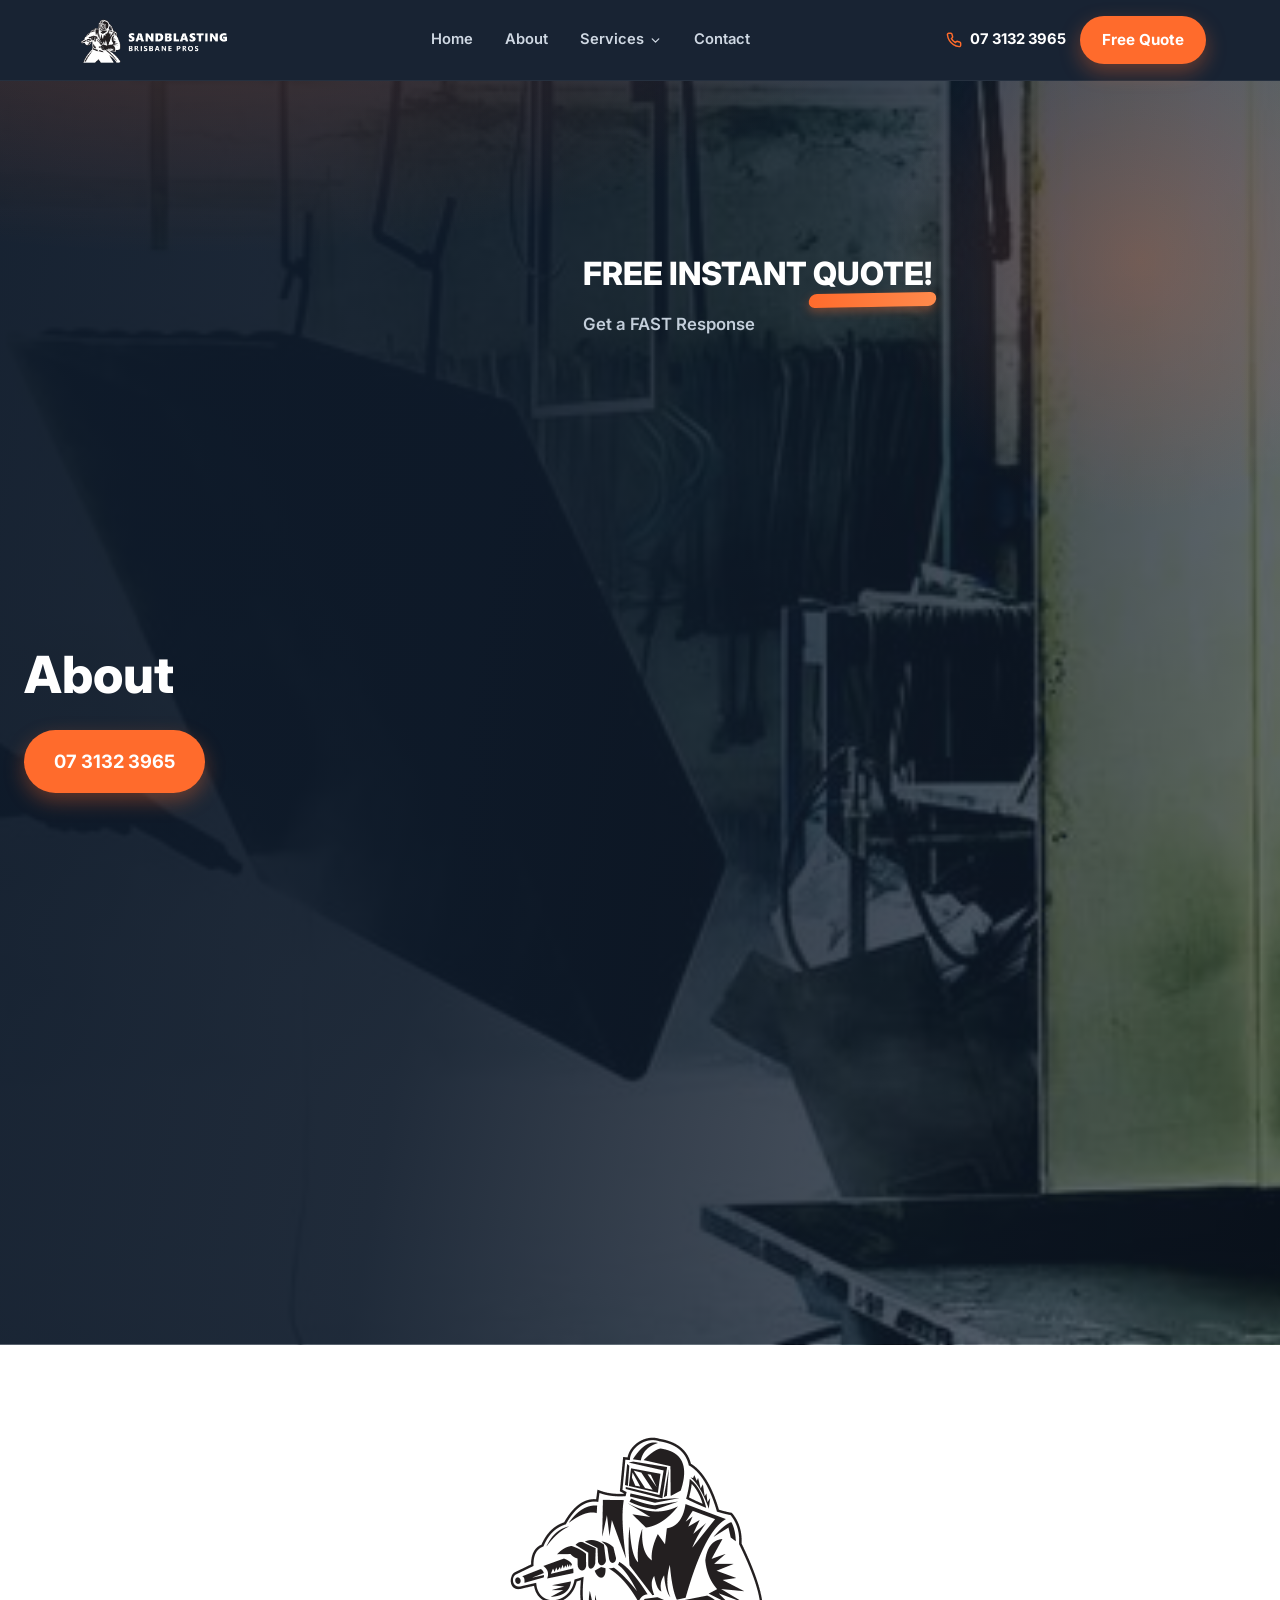
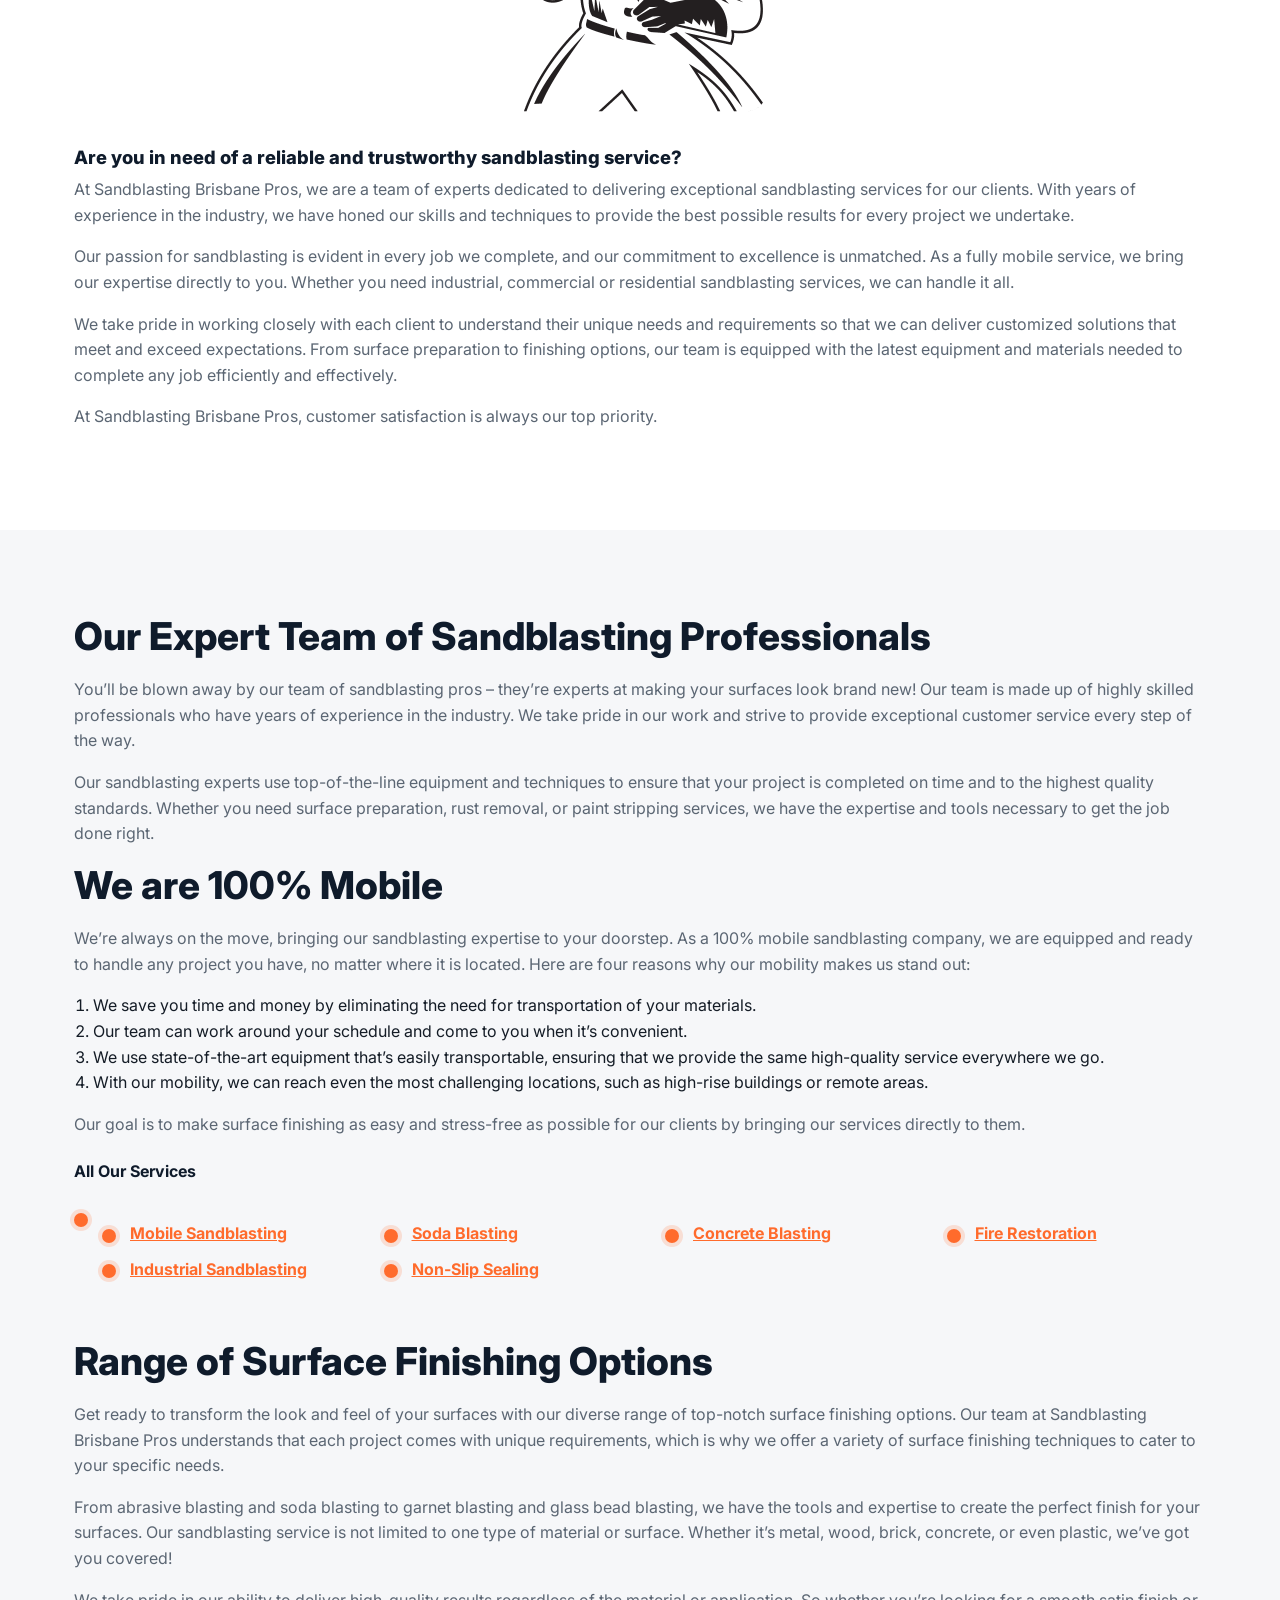
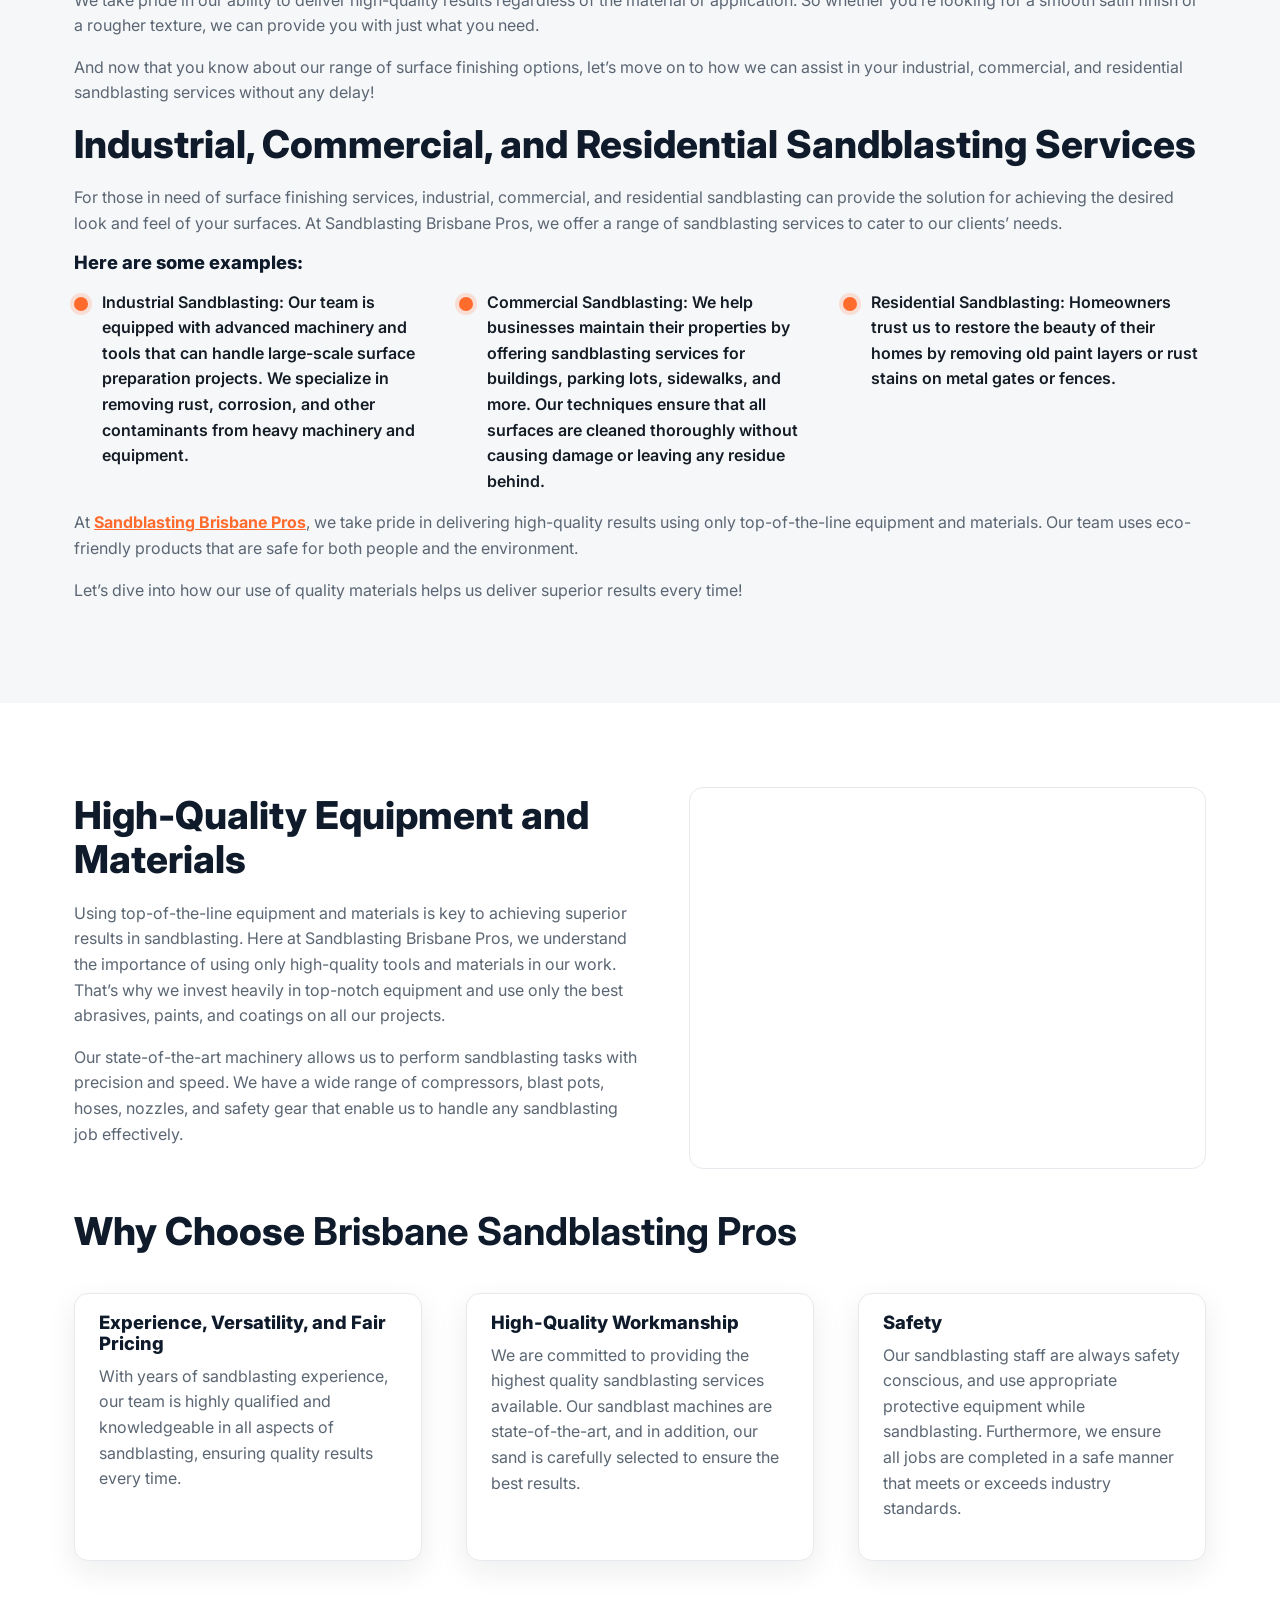
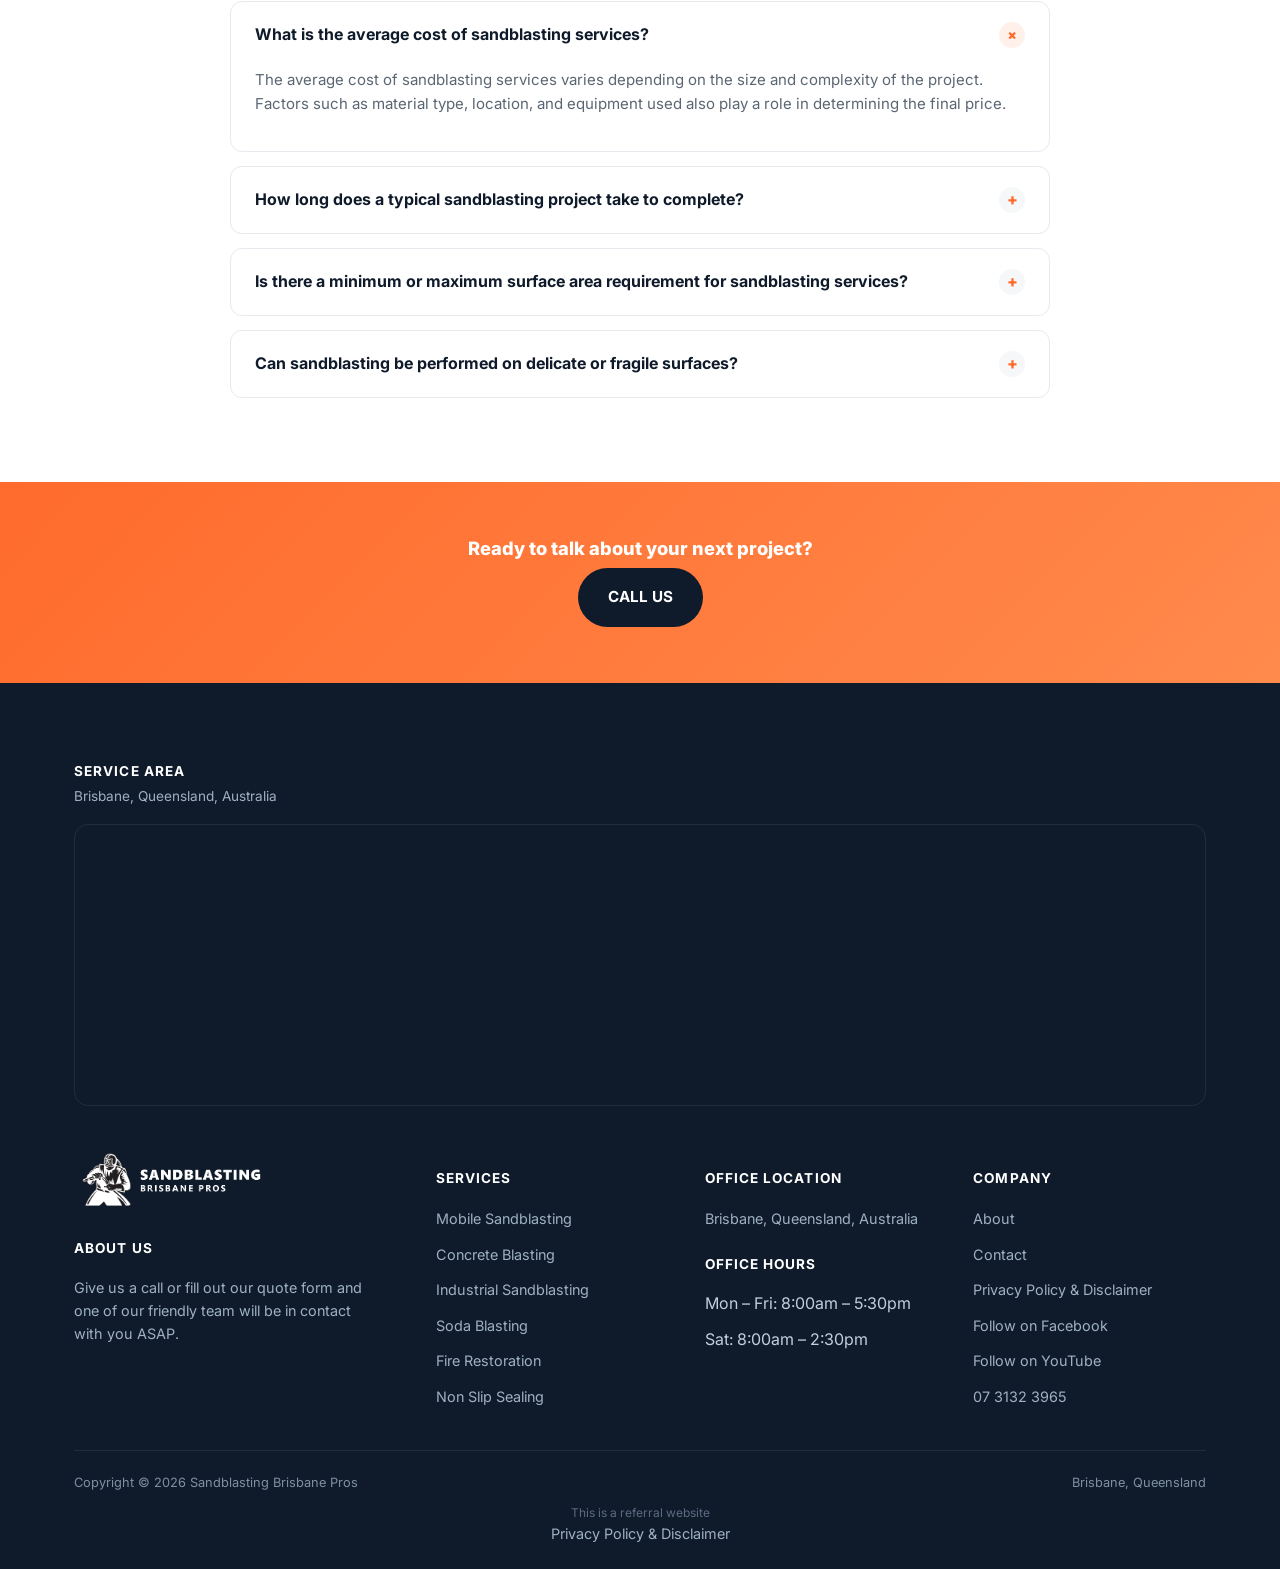
<file: about/index.html>
<!doctype html>
<html lang="en-AU">
<head>
<!-- Google tag (gtag.js) -->
<script async src="https://www.googletagmanager.com/gtag/js?id=AW-11084880092"></script>
<script>
  window.dataLayer = window.dataLayer || [];
  function gtag(){dataLayer.push(arguments);}
  gtag('js', new Date());
  gtag('config', 'AW-11084880092');
</script>
<meta charset="UTF-8">
<meta name="viewport" content="width=device-width, initial-scale=1.0">
<link rel="icon" href="/favicon-32.png" sizes="32x32" type="image/png">
<link rel="icon" href="/favicon-192.png" sizes="192x192" type="image/png">
<link rel="apple-touch-icon" href="/apple-touch-icon.png">
<title>About - Sandblasting Brisbane Pros</title>
<meta name="description" content="At Sandblasting Brisbane Pros, we are a team of experts dedicated to delivering exceptional sandblasting services for our clients. With years of experience in">
<meta name="robots" content="follow, index, max-snippet:-1, max-video-preview:-1, max-image-preview:large">
<link rel="canonical" href="https://sandblastingbrisbanepros.com.au/about/">
<meta property="og:locale" content="en_US">
<meta property="og:type" content="article">
<meta property="og:title" content="About - Sandblasting Brisbane Pros">
<meta property="og:description" content="At Sandblasting Brisbane Pros, we are a team of experts dedicated to delivering exceptional sandblasting services for our clients. With years of experience in">
<meta property="og:url" content="https://sandblastingbrisbanepros.com.au/about/">
<meta property="og:site_name" content="Sandblasting Brisbane Pros">
<meta name="twitter:card" content="summary_large_image">
<meta name="twitter:title" content="About - Sandblasting Brisbane Pros">
<meta name="twitter:description" content="At Sandblasting Brisbane Pros, we are a team of experts dedicated to delivering exceptional sandblasting services for our clients. With years of experience in">
<meta name="twitter:label1" content="Time to read">
<meta name="twitter:data1" content="16 minutes">
<script type="application/ld+json">{"@context": "https://schema.org", "@graph": [{"@type": "Place", "@id": "https://sandblastingbrisbanepros.com.au/#place", "address": {"@type": "PostalAddress", "addressLocality": "Brisbane", "addressRegion": "Queensland", "addressCountry": "Australia"}}, {"@type": "Organization", "@id": "https://sandblastingbrisbanepros.com.au/#organization", "name": "Sandblasting Brisbane Pros", "url": "https://sandblastingbrisbanepros.com.au", "email": "info@sandblastingbrisbanepros.com.au", "address": {"@type": "PostalAddress", "addressLocality": "Brisbane", "addressRegion": "Queensland", "addressCountry": "Australia"}, "logo": {"@type": "ImageObject", "@id": "https://sandblastingbrisbanepros.com.au/#logo", "url": "https://sandblastingbrisbanepros.com.au/images/Brisbane-2-Sandblasting-Main-Square-ON-SOLID.png", "contentUrl": "https://sandblastingbrisbanepros.com.au/images/Brisbane-2-Sandblasting-Main-Square-ON-SOLID.png", "caption": "Sandblasting Brisbane Pros", "inLanguage": "en-US", "width": "600", "height": "600"}, "contactPoint": [{"@type": "ContactPoint", "telephone": "+61-7-3132-3965", "contactType": "customer support"}], "location": {"@id": "https://sandblastingbrisbanepros.com.au/#place"}}, {"@type": "WebSite", "@id": "https://sandblastingbrisbanepros.com.au/#website", "url": "https://sandblastingbrisbanepros.com.au", "name": "Sandblasting Brisbane Pros", "alternateName": "Brisbane Sandblasting and Soda Blasting Services", "publisher": {"@id": "https://sandblastingbrisbanepros.com.au/#organization"}, "inLanguage": "en-US"}, {"@type": "AboutPage", "@id": "https://sandblastingbrisbanepros.com.au/about/#webpage", "url": "https://sandblastingbrisbanepros.com.au/about/", "name": "About - Sandblasting Brisbane Pros", "datePublished": "2023-06-27T16:53:39+00:00", "dateModified": "2023-06-27T16:53:42+00:00", "isPartOf": {"@id": "https://sandblastingbrisbanepros.com.au/#website"}, "inLanguage": "en-US"}]}</script>
<script type="application/ld+json">{"@context": "https://schema.org", "@type": "BreadcrumbList", "itemListElement": [{"@type": "ListItem", "position": 1, "name": "Home", "item": "https://sandblastingbrisbanepros.com.au/"}, {"@type": "ListItem", "position": 2, "name": "About", "item": "https://sandblastingbrisbanepros.com.au/about/"}]}</script>
<script type="application/ld+json">{"@context": "https://schema.org", "@type": "FAQPage", "mainEntity": [{"@type": "Question", "name": "What is the average cost of sandblasting services?", "acceptedAnswer": {"@type": "Answer", "text": "The average cost of sandblasting services varies depending on the size and complexity of the project. Factors such as material type, location, and equipment used also play a role in determining the final price."}}, {"@type": "Question", "name": "How long does a typical sandblasting project take to complete?", "acceptedAnswer": {"@type": "Answer", "text": "On average, our sandblasting projects take anywhere from a few hours to a few days depending on the size and complexity of the job. We work efficiently to complete each project in a timely manner without sacrificing quality."}}, {"@type": "Question", "name": "Is there a minimum or maximum surface area requirement for sandblasting services?", "acceptedAnswer": {"@type": "Answer", "text": "There is no minimum or maximum surface area requirement for our sandblasting services. We can handle small and large projects with ease and deliver quality results in a timely manner."}}, {"@type": "Question", "name": "Can sandblasting be performed on delicate or fragile surfaces?", "acceptedAnswer": {"@type": "Answer", "text": "Yes, delicate or fragile surfaces can be sandblasted using specialized techniques and equipment. We take extra care to ensure these surfaces are not damaged during the process."}}]}</script>
<link rel="preconnect" href="https://fonts.googleapis.com">
<link rel="preconnect" href="https://fonts.gstatic.com" crossorigin>
<link rel="preload" as="style" href="https://fonts.googleapis.com/css2?family=Inter:wght@400;500;600;700;800&display=swap" onload="this.onload=null;this.rel='stylesheet'">
<noscript><link rel="stylesheet" href="https://fonts.googleapis.com/css2?family=Inter:wght@400;500;600;700;800&display=swap"></noscript>
<link rel="stylesheet" href="/css/style.css">
<style id="mnfix">.mobile-menu.open{max-height:calc(100vh - 150px);max-height:calc(100dvh - 150px);overflow-y:auto;-webkit-overflow-scrolling:touch;overscroll-behavior:contain}.mobile-menu.msub-ready .mobile-submenu{display:none}.mobile-menu.msub-ready .mobile-submenu.open{display:flex}.mobile-menu a.msub-parent{display:flex;justify-content:space-between;align-items:center}.mobile-menu a.msub-parent::after{content:"";width:8px;height:8px;border-right:2px solid currentColor;border-bottom:2px solid currentColor;transform:rotate(45deg);margin-right:6px;transition:transform .2s}.mobile-menu a.msub-parent[aria-expanded=true]::after{transform:rotate(-135deg)}</style></head>
<body>
<header>
  <div class="nav wrap">
    <a href="/" class="brand"><img src="/images/Brisbane-Sandblasting-Main.png" alt="Sandblasting Brisbane Pros logo" width="521" height="149"></a>
    <nav class="links">
      <a href="/">Home</a><a href="/about/">About</a>
      <div class="nav-item"><a href="#!" onclick="return false;">Services <svg viewBox="0 0 24 24" fill="none" stroke-width="2.4" stroke-linecap="round" stroke-linejoin="round"><path d="m6 9 6 6 6-6"/></svg></a><div class="nav-dropdown"><a href="/mobile-sandblasting/">Mobile Sandblasting</a><a href="/concrete-blasting/">Concrete Blasting</a><a href="/industrial-sandblasting/">Industrial Sandblasting</a><a href="/soda-blasting/">Soda Blasting</a><a href="/fire-restoration/">Fire Restoration</a><a href="/non-slip-sealing/">Non Slip Sealing</a></div></div>
      <a href="/contact/">Contact</a>
    </nav>
    <div class="nav-cta">
      <a href="tel:+61731323965" class="phone-pill"><svg viewBox="0 0 24 24" fill="none" stroke-width="2.2" stroke-linecap="round" stroke-linejoin="round"><path d="M22 16.92v3a2 2 0 0 1-2.18 2 19.79 19.79 0 0 1-8.63-3.07 19.5 19.5 0 0 1-6-6 19.79 19.79 0 0 1-3.07-8.67A2 2 0 0 1 4.11 2h3a2 2 0 0 1 2 1.72c.127.96.362 1.903.7 2.81a2 2 0 0 1-.45 2.11L8.09 9.91a16 16 0 0 0 6 6l1.27-1.27a2 2 0 0 1 2.11-.45c.907.338 1.85.573 2.81.7A2 2 0 0 1 22 16.92z"/></svg> 07 3132 3965</a>
      <a href="#quote" class="btn btn-primary" style="padding:10px 20px;">Free Quote</a>
      <button type="button" class="hamburger-btn" id="hamburgerBtn" aria-label="Open menu" aria-expanded="false"><svg viewBox="0 0 24 24" fill="none" stroke="#fff" stroke-width="2.4" stroke-linecap="round" stroke-linejoin="round"><path d="M4 7h16M4 12h16M4 17h16"/></svg></button>
    </div>
  </div>
  <div class="mobile-menu" id="mobileMenu"><a href="/">Home</a><a href="/about/">About</a><a href="/services/" style="display:none"></a><div class="mobile-submenu"><a href="/mobile-sandblasting/">Mobile Sandblasting</a><a href="/concrete-blasting/">Concrete Blasting</a><a href="/industrial-sandblasting/">Industrial Sandblasting</a><a href="/soda-blasting/">Soda Blasting</a><a href="/fire-restoration/">Fire Restoration</a><a href="/non-slip-sealing/">Non Slip Sealing</a></div><a href="/contact/">Contact</a><a href="tel:+61731323965" class="mobile-menu-phone">Call 07 3132 3965</a><a href="#quote" class="btn btn-primary" style="width:100%;">Free Quote</a></div>
</header>
<main>
<section class="hero" id="top"><div class="hero-inner"><div class="hero-copy"><div class="row"><div class="text"><h1>About</h1></div><p class="btn-wrap"><a class="btn btn-primary" href="tel:+61731323965">07 3132 3965</a></p></div></div><div class="hero-form" id="quote">
      <div class="hero-form-head"><p class="response-time">FREE INSTANT <span class="highlight">QUOTE!</span></p><p class="response-sub">Get a FAST Response</p></div>
      <div class="form-card"><iframe src="https://api.leadconnectorhq.com/widget/form/bKBavPgEwGS7zOEv9Xl7" style="width:100%;height:100%;min-height:815px;border:none;border-radius:14px" id="inline-bKBavPgEwGS7zOEv9Xl7" data-layout="{'id':'INLINE'}" data-trigger-type="alwaysShow" data-trigger-value="" data-activation-type="alwaysActivated" data-activation-value="" data-deactivation-type="neverDeactivate" data-deactivation-value="" data-form-name="Brisbane Sandblasting" data-height="815" data-layout-iframe-id="inline-bKBavPgEwGS7zOEv9Xl7" data-form-id="bKBavPgEwGS7zOEv9Xl7" data-cookie-consent="true" data-cookie-consent-provider="auto" title="Brisbane Sandblasting"></iframe></div>
    </div></div></section>
<section class=""><div class="wrap"><div class="row"><div class="figure"><img src="/images/1-AKL-Sand-Blasting-Pros-Logo-Icon-1.png" alt="" width="600" height="600" loading="lazy" decoding="async"></div><div class="text"><h3>Are you in need of a reliable and trustworthy sandblasting service?</h3>
<p>At Sandblasting Brisbane Pros, we are a team of experts dedicated to delivering exceptional sandblasting services for our clients. With years of experience in the industry, we have honed our skills and techniques to provide the best possible results for every project we undertake.</p>
<p>Our passion for sandblasting is evident in every job we complete, and our commitment to excellence is unmatched. As a fully mobile service, we bring our expertise directly to you. Whether you need industrial, commercial or residential sandblasting services, we can handle it all.</p>
<p>We take pride in working closely with each client to understand their unique needs and requirements so that we can deliver customized solutions that meet and exceed expectations. From surface preparation to finishing options, our team is equipped with the latest equipment and materials needed to complete any job efficiently and effectively.</p>
<p>At Sandblasting Brisbane Pros, customer satisfaction is always our top priority.</p></div></div></div></section>
<section class="bg-paper"><div class="wrap"><div class="row"><div class="text"><h2>Our Expert Team of Sandblasting Professionals</h2>
<p>You’ll be blown away by our team of sandblasting pros – they’re experts at making your surfaces look brand new! Our team is made up of highly skilled professionals who have years of experience in the industry. We take pride in our work and strive to provide exceptional customer service every step of the way.</p>
<p>Our sandblasting experts use top-of-the-line equipment and techniques to ensure that your project is completed on time and to the highest quality standards. Whether you need surface preparation, rust removal, or paint stripping services, we have the expertise and tools necessary to get the job done right.</p>
<h2>We are 100% Mobile</h2>
<p>We’re always on the move, bringing our sandblasting expertise to your doorstep. As a 100% mobile sandblasting company, we are equipped and ready to handle any project you have, no matter where it is located. Here are four reasons why our mobility makes us stand out:</p>
<ol>
<li>We save you time and money by eliminating the need for transportation of your materials.</li>
<li>Our team can work around your schedule and come to you when it’s convenient.</li>
<li>We use state-of-the-art equipment that’s easily transportable, ensuring that we provide the same high-quality service everywhere we go.</li>
<li>With our mobility, we can reach even the most challenging locations, such as high-rise buildings or remote areas.</li>
</ol>
<p>Our goal is to make surface finishing as easy and stress-free as possible for our clients by bringing our services directly to them.</p></div><div class="text"><h4><strong>All Our Services</strong></h4>
<ul>
<li>
<ul>
<li><a href="/mobile-sandblasting/">Mobile Sandblasting</a></li>
<li><a href="/soda-blasting/">Soda Blasting</a></li>
<li><a href="/concrete-blasting/">Concrete Blasting</a></li>
<li><a href="/fire-restoration/">Fire Restoration</a></li>
<li><a href="/industrial-sandblasting/">Industrial Sandblasting</a></li>
<li><a href="/non-slip-sealing">Non-Slip Sealing</a></li>
</ul>
</li>
</ul></div></div><div class="row"><div class="text"><h2>Range of Surface Finishing Options</h2>
<p>Get ready to transform the look and feel of your surfaces with our diverse range of top-notch surface finishing options. Our team at Sandblasting Brisbane Pros understands that each project comes with unique requirements, which is why we offer a variety of surface finishing techniques to cater to your specific needs.</p>
<p>From abrasive blasting and soda blasting to garnet blasting and glass bead blasting, we have the tools and expertise to create the perfect finish for your surfaces. Our sandblasting service is not limited to one type of material or surface. Whether it’s metal, wood, brick, concrete, or even plastic, we’ve got you covered!</p>
<p>We take pride in our ability to deliver high-quality results regardless of the material or application. So whether you’re looking for a smooth satin finish or a rougher texture, we can provide you with just what you need.</p>
<p>And now that you know about our range of surface finishing options, let’s move on to how we can assist in your industrial, commercial, and residential sandblasting services without any delay!</p>
<h2>Industrial, Commercial, and Residential Sandblasting Services</h2>
<p>For those in need of surface finishing services, industrial, commercial, and residential sandblasting can provide the solution for achieving the desired look and feel of your surfaces. At Sandblasting Brisbane Pros, we offer a range of sandblasting services to cater to our clients’ needs.</p>
<h3>Here are some examples:</h3>
<ul>
<li>Industrial Sandblasting: Our team is equipped with advanced machinery and tools that can handle large-scale surface preparation projects. We specialize in removing rust, corrosion, and other contaminants from heavy machinery and equipment.</li>
<li>Commercial Sandblasting: We help businesses maintain their properties by offering sandblasting services for buildings, parking lots, sidewalks, and more. Our techniques ensure that all surfaces are cleaned thoroughly without causing damage or leaving any residue behind.</li>
<li>Residential Sandblasting: Homeowners trust us to restore the beauty of their homes by removing old paint layers or rust stains on metal gates or fences.</li>
</ul>
<p>At <strong><a href="/">Sandblasting Brisbane Pros</a></strong>, we take pride in delivering high-quality results using only top-of-the-line equipment and materials. Our team uses eco-friendly products that are safe for both people and the environment.</p>
<p>Let’s dive into how our use of quality materials helps us deliver superior results every time!</p></div></div></div></section>
<section class=""><div class="wrap"><div class="row cols cols-2"><div class="col"><div class="text"><h2>High-Quality Equipment and Materials</h2>
<p>Using top-of-the-line equipment and materials is key to achieving superior results in sandblasting. Here at Sandblasting Brisbane Pros, we understand the importance of using only high-quality tools and materials in our work. That’s why we invest heavily in top-notch equipment and use only the best abrasives, paints, and coatings on all our projects.</p>
<p>Our state-of-the-art machinery allows us to perform sandblasting tasks with precision and speed. We have a wide range of compressors, blast pots, hoses, nozzles, and safety gear that enable us to handle any sandblasting job effectively.</p>
</div></div><div class="col"><div class="map-embed"><iframe src="https://www.google.com/maps/embed?pb=!1m14!1m8!1m3!1d453477.6536737166!2d152.9931964!3d-27.3821429!3m2!1i1024!2i768!4f13.1!3m3!1m2!1s0x8f4a7a86e085a247%3A0x16456ffaeec5b2f6!2sSandblasting%20Brisbane%20Pros!5e0!3m2!1sen!2snz!4v1687881702284!5m2!1sen!2snz" width="600" height="380" style="border:0" allowfullscreen loading="lazy" referrerpolicy="no-referrer-when-downgrade" title="Sandblasting Brisbane Pros service area map"></iframe></div></div></div><div class="row"><div class="text"><h2>Why Choose <strong>Brisbane Sandblasting Pros</strong></h2></div></div><div class="row cols cols-3"><div class="col"><div class="blurb"><h3>Experience, Versatility, and Fair Pricing</h3><p>With years of sandblasting experience, our team is highly qualified and knowledgeable in all aspects of sandblasting, ensuring quality results every time.</p></div></div><div class="col"><div class="blurb"><h3>High-Quality Workmanship</h3><p>We are committed to providing the highest quality sandblasting services available. Our sandblast machines are state-of-the-art, and in addition, our sand is carefully selected to ensure the best results.</p></div></div><div class="col"><div class="blurb"><h3>Safety</h3><p>Our sandblasting staff are always safety conscious, and use appropriate protective equipment while sandblasting. Furthermore, we ensure all jobs are completed in a safe manner that meets or exceeds industry standards.</p></div></div></div><div class="row"><div class="faq-wrap"><details class="faq-item" open><summary>What is the average cost of sandblasting services?<span class="faq-icon">+</span></summary><div class="faq-answer"><p>The average cost of sandblasting services varies depending on the size and complexity of the project. Factors such as material type, location, and equipment used also play a role in determining the final price.</p></div></details><details class="faq-item" ><summary>How long does a typical sandblasting project take to complete?<span class="faq-icon">+</span></summary><div class="faq-answer"><p>On average, our sandblasting projects take anywhere from a few hours to a few days depending on the size and complexity of the job. We work efficiently to complete each project in a timely manner without sacrificing quality.</p></div></details><details class="faq-item" ><summary>Is there a minimum or maximum surface area requirement for sandblasting services?<span class="faq-icon">+</span></summary><div class="faq-answer"><p>There is no minimum or maximum surface area requirement for our sandblasting services. We can handle small and large projects with ease and deliver quality results in a timely manner.</p></div></details><details class="faq-item" ><summary>Can sandblasting be performed on delicate or fragile surfaces?<span class="faq-icon">+</span></summary><div class="faq-answer"><p>Yes, delicate or fragile surfaces can be sandblasted using specialized techniques and equipment. We take extra care to ensure these surfaces are not damaged during the process.</p></div></details></div></div></div></section>
<section class="cta-strip"><div class="wrap"><div class="row"><div class="text">
<h3>Ready to talk about your next project?</h3></div><div class="hero-actions"><a class="btn btn-dark" href="tel:+61731323965">CALL US</a></div></div></div></section>

</main>
<footer>
  <div class="wrap">
    <div class="footer-map-head"><h4>Service Area</h4><p>Brisbane, Queensland, Australia</p></div>
    <div class="footer-map"><iframe src="https://www.google.com/maps/embed?pb=!1m14!1m8!1m3!1d453477.6536737166!2d152.9931964!3d-27.3821429!3m2!1i1024!2i768!4f13.1!3m3!1m2!1s0x8f4a7a86e085a247%3A0x16456ffaeec5b2f6!2sSandblasting%20Brisbane%20Pros!5e0!3m2!1sen!2sau!4v1687881311040!5m2!1sen!2sau" width="600" height="280" style="border:0" allowfullscreen loading="lazy" referrerpolicy="no-referrer-when-downgrade" title="Sandblasting Brisbane Pros service area map"></iframe></div>
    <div class="footer-grid">
      <div class="footer-brand"><a href="/" class="brand"><img src="/images/Brisbane-Sandblasting-Main.png" alt="Sandblasting Brisbane Pros" width="521" height="149" loading="lazy"></a>
        <h4>About us</h4><p>Give us a call or fill out our quote form and one of our friendly team will be in contact with you ASAP.</p></div>
      <div><h4>Services</h4><ul><li><a href="/mobile-sandblasting/">Mobile Sandblasting</a></li><li><a href="/concrete-blasting/">Concrete Blasting</a></li><li><a href="/industrial-sandblasting/">Industrial Sandblasting</a></li><li><a href="/soda-blasting/">Soda Blasting</a></li><li><a href="/fire-restoration/">Fire Restoration</a></li><li><a href="/non-slip-sealing/">Non Slip Sealing</a></li></ul></div>
      <div><h4>Office Location</h4><ul><li><a href="https://goo.gl/maps/e6NTSUh4F3G5m8Z46" target="_blank" rel="noopener">Brisbane, Queensland, Australia</a></li></ul>
        <h4 style="margin-top:22px;">Office Hours</h4><ul><li>Mon &ndash; Fri: 8:00am &ndash; 5:30pm</li><li>Sat: 8:00am &ndash; 2:30pm</li></ul></div>
      <div><h4>Company</h4><ul><li><a href="/about/">About</a></li><li><a href="/contact/">Contact</a></li><li><a href="/privacy-policy/">Privacy Policy &amp; Disclaimer</a></li><li><a href="https://www.facebook.com/profile.php?id=100093681055703" target="_blank" rel="noopener">Follow on Facebook</a></li><li><a href="https://www.youtube.com/@SandblstingBrisbanePros-dn4zj" target="_blank" rel="noopener">Follow on YouTube</a></li><li><a href="tel:+61731323965">07 3132 3965</a></li></ul></div>
    </div>
    <div class="footer-bottom"><span>Copyright &copy; 2026 Sandblasting Brisbane Pros</span><span>Brisbane, Queensland</span></div>
    <div class="footer-disclosure">This is a referral website<br><a href="/privacy-policy/">Privacy Policy &amp; Disclaimer</a></div>
  </div>
</footer>
<script>
(function(){var b=document.getElementById('hamburgerBtn'),m=document.getElementById('mobileMenu');if(!b||!m)return;b.addEventListener('click',function(){var o=m.classList.toggle('open');b.setAttribute('aria-expanded',o?'true':'false');});})();
</script>
<script src="https://link.msgsndr.com/js/form_embed.js" defer></script>
<script id="mnfixjs">(function(){var m=document.getElementById("mobileMenu");if(!m)return;m.querySelectorAll(".mobile-submenu").forEach(function(s){var p=s.previousElementSibling;if(!p||p.tagName!=="A")return;var a=document.createElement("a");a.href=p.getAttribute("href");a.textContent="All "+p.textContent.trim();s.insertBefore(a,s.firstChild);m.classList.add("msub-ready");p.classList.add("msub-parent");p.setAttribute("aria-expanded","false");p.addEventListener("click",function(e){e.preventDefault();var o=s.classList.toggle("open");p.setAttribute("aria-expanded",o?"true":"false")})});var b=document.getElementById("hamburgerBtn");document.addEventListener("pointerdown",function(e){if(!m.classList.contains("open")||m.contains(e.target)||(b&&b.contains(e.target)))return;m.classList.remove("open");if(b)b.setAttribute("aria-expanded","false")})})();</script></body>
</html>
</file>
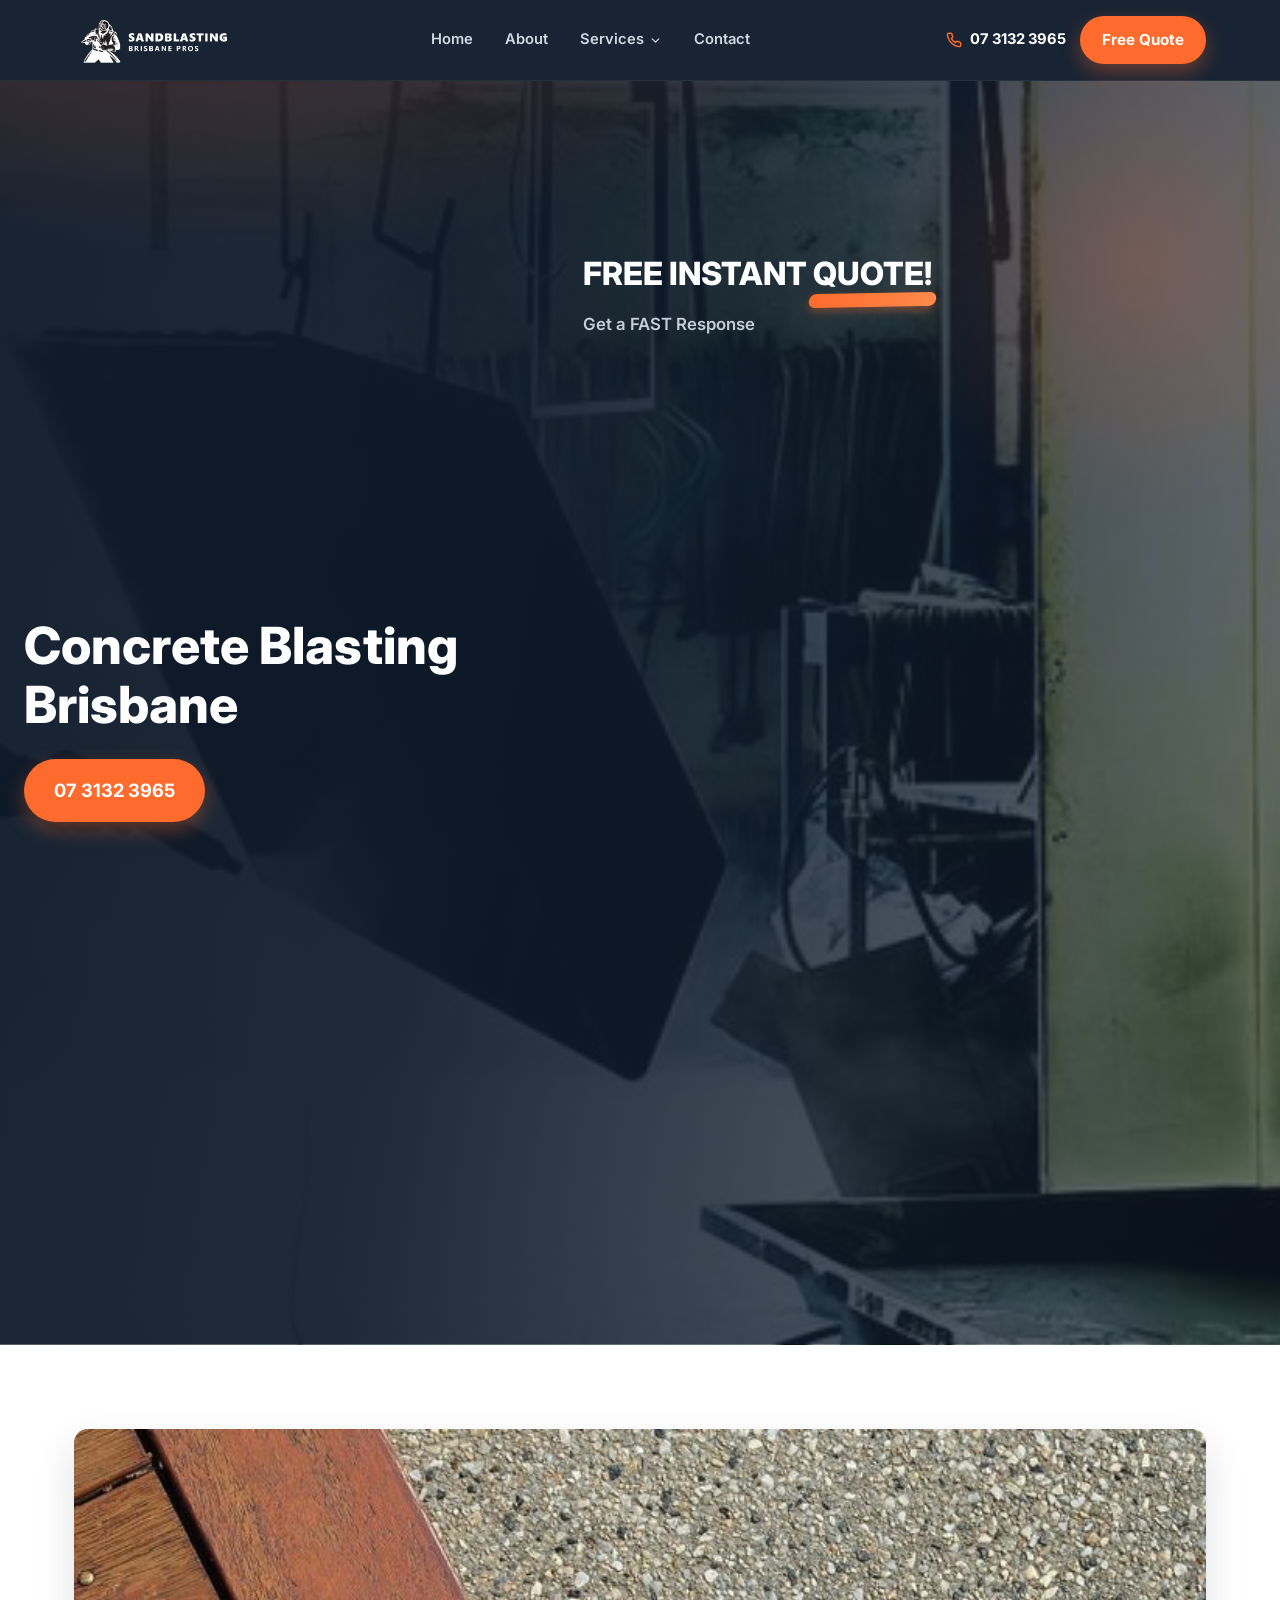
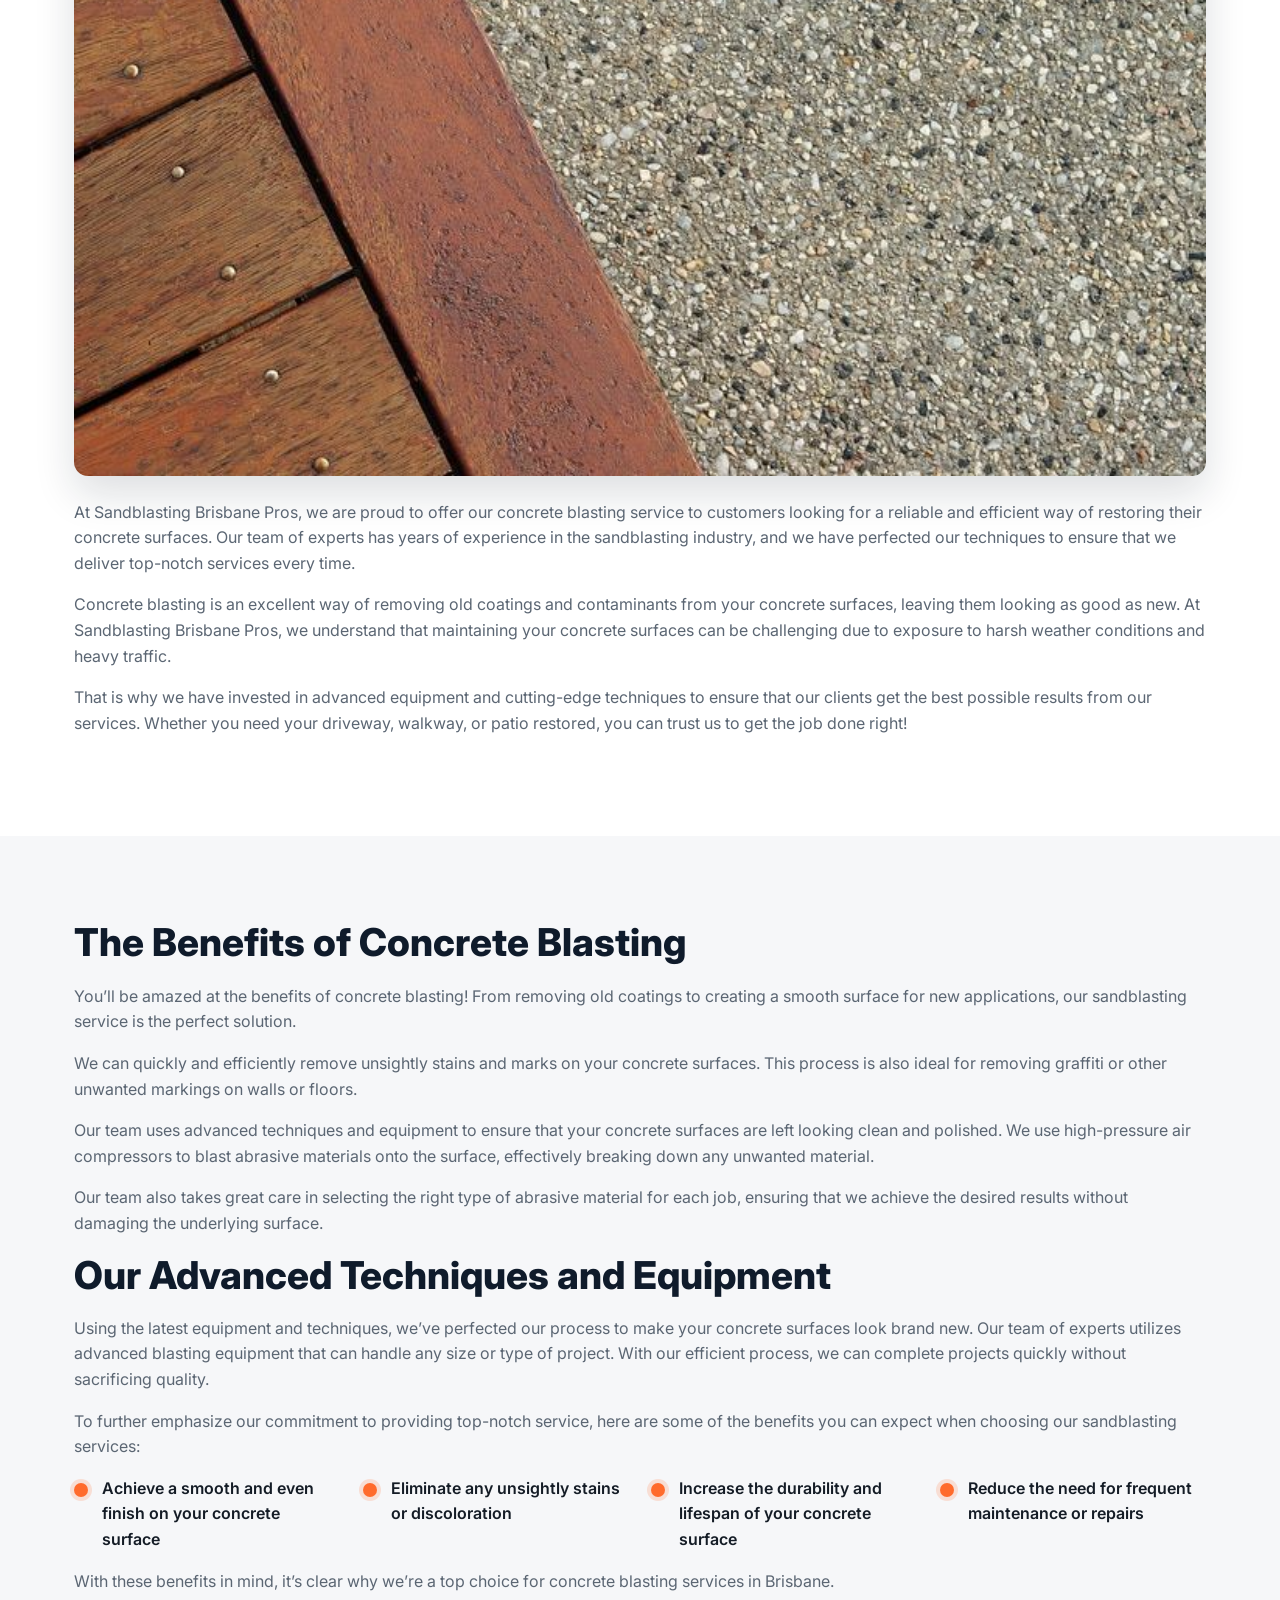
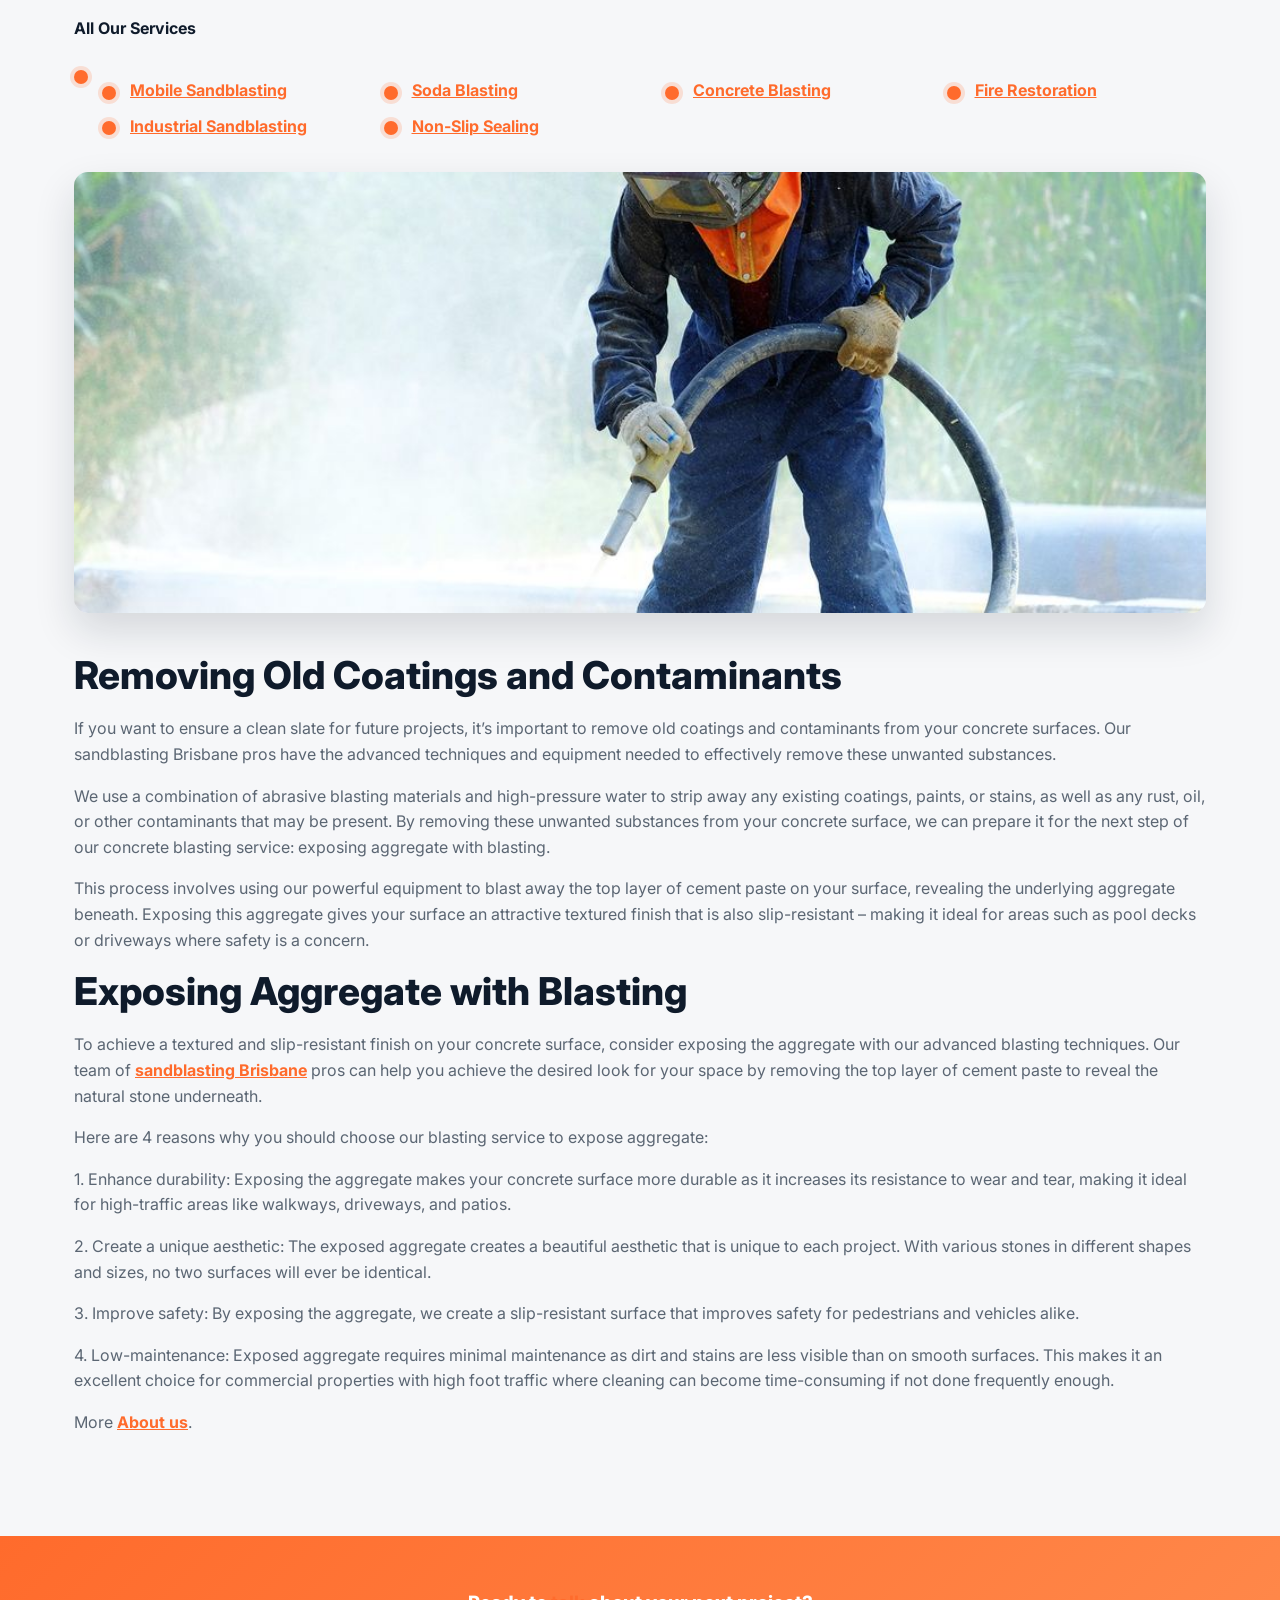
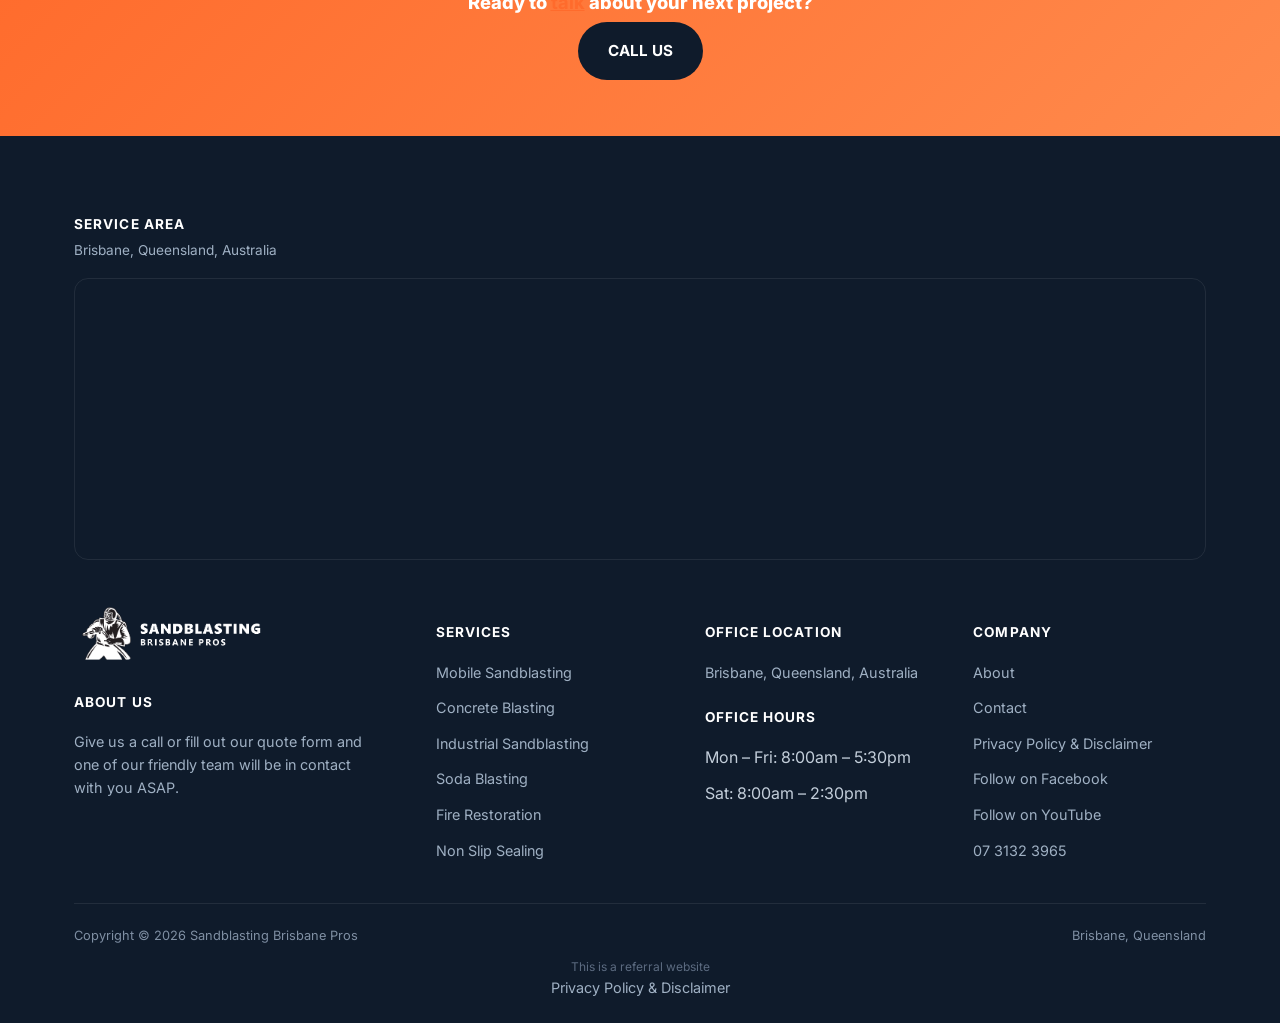
<file: concrete-blasting/index.html>
<!doctype html>
<html lang="en-AU">
<head>
<!-- Google tag (gtag.js) -->
<script async src="https://www.googletagmanager.com/gtag/js?id=AW-11084880092"></script>
<script>
  window.dataLayer = window.dataLayer || [];
  function gtag(){dataLayer.push(arguments);}
  gtag('js', new Date());
  gtag('config', 'AW-11084880092');
</script>
<meta charset="UTF-8">
<meta name="viewport" content="width=device-width, initial-scale=1.0">
<link rel="icon" href="/favicon-32.png" sizes="32x32" type="image/png">
<link rel="icon" href="/favicon-192.png" sizes="192x192" type="image/png">
<link rel="apple-touch-icon" href="/apple-touch-icon.png">
<title>Concrete Blasting - Sandblasting Brisbane Pros</title>
<meta name="description" content="At Sandblasting Brisbane Pros, we are proud to offer our concrete blasting service to customers looking for a reliable and efficient way of restoring their">
<meta name="robots" content="follow, index, max-snippet:-1, max-video-preview:-1, max-image-preview:large">
<link rel="canonical" href="https://sandblastingbrisbanepros.com.au/concrete-blasting/">
<meta property="og:locale" content="en_US">
<meta property="og:type" content="article">
<meta property="og:title" content="Concrete Blasting - Sandblasting Brisbane Pros">
<meta property="og:description" content="At Sandblasting Brisbane Pros, we are proud to offer our concrete blasting service to customers looking for a reliable and efficient way of restoring their">
<meta property="og:url" content="https://sandblastingbrisbanepros.com.au/concrete-blasting/">
<meta property="og:site_name" content="Sandblasting Brisbane Pros">
<meta name="twitter:card" content="summary_large_image">
<meta name="twitter:title" content="Concrete Blasting - Sandblasting Brisbane Pros">
<meta name="twitter:description" content="At Sandblasting Brisbane Pros, we are proud to offer our concrete blasting service to customers looking for a reliable and efficient way of restoring their">
<meta name="twitter:label1" content="Time to read">
<meta name="twitter:data1" content="10 minutes">
<script type="application/ld+json">{"@context": "https://schema.org", "@graph": [{"@type": "Place", "@id": "https://sandblastingbrisbanepros.com.au/#place", "address": {"@type": "PostalAddress", "addressLocality": "Brisbane", "addressRegion": "Queensland", "addressCountry": "Australia"}}, {"@type": "Organization", "@id": "https://sandblastingbrisbanepros.com.au/#organization", "name": "Sandblasting Brisbane Pros", "url": "https://sandblastingbrisbanepros.com.au", "email": "info@sandblastingbrisbanepros.com.au", "address": {"@type": "PostalAddress", "addressLocality": "Brisbane", "addressRegion": "Queensland", "addressCountry": "Australia"}, "logo": {"@type": "ImageObject", "@id": "https://sandblastingbrisbanepros.com.au/#logo", "url": "https://sandblastingbrisbanepros.com.au/images/Brisbane-2-Sandblasting-Main-Square-ON-SOLID.png", "contentUrl": "https://sandblastingbrisbanepros.com.au/images/Brisbane-2-Sandblasting-Main-Square-ON-SOLID.png", "caption": "Sandblasting Brisbane Pros", "inLanguage": "en-US", "width": "600", "height": "600"}, "contactPoint": [{"@type": "ContactPoint", "telephone": "+61-7-3132-3965", "contactType": "customer support"}], "location": {"@id": "https://sandblastingbrisbanepros.com.au/#place"}}, {"@type": "WebSite", "@id": "https://sandblastingbrisbanepros.com.au/#website", "url": "https://sandblastingbrisbanepros.com.au", "name": "Sandblasting Brisbane Pros", "alternateName": "Brisbane Sandblasting and Soda Blasting Services", "publisher": {"@id": "https://sandblastingbrisbanepros.com.au/#organization"}, "inLanguage": "en-US"}, {"@type": "WebPage", "@id": "https://sandblastingbrisbanepros.com.au/concrete-blasting/#webpage", "url": "https://sandblastingbrisbanepros.com.au/concrete-blasting/", "name": "Concrete Blasting - Sandblasting Brisbane Pros", "datePublished": "2023-06-27T18:14:24+00:00", "dateModified": "2025-04-03T05:06:45+00:00", "isPartOf": {"@id": "https://sandblastingbrisbanepros.com.au/#website"}, "inLanguage": "en-US"}, {"@type": "Person", "@id": "https://sandblastingbrisbanepros.com.au/author/sandblasting-brisbane-pros/", "name": "Sandblasting Brisbane Pros", "url": "https://sandblastingbrisbanepros.com.au/author/sandblasting-brisbane-pros/", "image": {"@type": "ImageObject", "@id": "https://secure.gravatar.com/avatar/1a805ecce72dbea624f8210f16b617142cd50f277b3b90b3f68485606a558cd0?s=96&amp;d=mm&amp;r=g", "url": "https://secure.gravatar.com/avatar/1a805ecce72dbea624f8210f16b617142cd50f277b3b90b3f68485606a558cd0?s=96&amp;d=mm&amp;r=g", "caption": "Sandblasting Brisbane Pros", "inLanguage": "en-US"}, "sameAs": ["https://sandblastingbrisbanepros.com.au"], "worksFor": {"@id": "https://sandblastingbrisbanepros.com.au/#organization"}}, {"@type": "Article", "headline": "Concrete Blasting - Sandblasting Brisbane Pros", "datePublished": "2023-06-27T18:14:24+00:00", "dateModified": "2025-04-03T05:06:45+00:00", "author": {"@id": "https://sandblastingbrisbanepros.com.au/author/sandblasting-brisbane-pros/", "name": "Sandblasting Brisbane Pros"}, "publisher": {"@id": "https://sandblastingbrisbanepros.com.au/#organization"}, "description": "At Sandblasting Brisbane Pros, we are proud to offer our concrete blasting service to customers looking for a reliable and efficient way of restoring their", "name": "Concrete Blasting - Sandblasting Brisbane Pros", "@id": "https://sandblastingbrisbanepros.com.au/concrete-blasting/#richSnippet", "isPartOf": {"@id": "https://sandblastingbrisbanepros.com.au/concrete-blasting/#webpage"}, "inLanguage": "en-US", "mainEntityOfPage": {"@id": "https://sandblastingbrisbanepros.com.au/concrete-blasting/#webpage"}}]}</script>
<script type="application/ld+json">{"@context": "https://schema.org", "@type": "Service", "serviceType": "Concrete Blasting", "name": "Concrete Blasting Brisbane", "provider": {"@id": "https://sandblastingbrisbanepros.com.au/#localbusiness"}, "areaServed": {"@type": "City", "name": "Brisbane"}, "url": "https://sandblastingbrisbanepros.com.au/concrete-blasting/"}</script>
<script type="application/ld+json">{"@context": "https://schema.org", "@type": "BreadcrumbList", "itemListElement": [{"@type": "ListItem", "position": 1, "name": "Home", "item": "https://sandblastingbrisbanepros.com.au/"}, {"@type": "ListItem", "position": 2, "name": "Concrete Blasting", "item": "https://sandblastingbrisbanepros.com.au/concrete-blasting/"}]}</script>
<link rel="preconnect" href="https://fonts.googleapis.com">
<link rel="preconnect" href="https://fonts.gstatic.com" crossorigin>
<link rel="preload" as="style" href="https://fonts.googleapis.com/css2?family=Inter:wght@400;500;600;700;800&display=swap" onload="this.onload=null;this.rel='stylesheet'">
<noscript><link rel="stylesheet" href="https://fonts.googleapis.com/css2?family=Inter:wght@400;500;600;700;800&display=swap"></noscript>
<link rel="stylesheet" href="/css/style.css">
<style id="mnfix">.mobile-menu.open{max-height:calc(100vh - 150px);max-height:calc(100dvh - 150px);overflow-y:auto;-webkit-overflow-scrolling:touch;overscroll-behavior:contain}.mobile-menu.msub-ready .mobile-submenu{display:none}.mobile-menu.msub-ready .mobile-submenu.open{display:flex}.mobile-menu a.msub-parent{display:flex;justify-content:space-between;align-items:center}.mobile-menu a.msub-parent::after{content:"";width:8px;height:8px;border-right:2px solid currentColor;border-bottom:2px solid currentColor;transform:rotate(45deg);margin-right:6px;transition:transform .2s}.mobile-menu a.msub-parent[aria-expanded=true]::after{transform:rotate(-135deg)}</style></head>
<body>
<header>
  <div class="nav wrap">
    <a href="/" class="brand"><img src="/images/Brisbane-Sandblasting-Main.png" alt="Sandblasting Brisbane Pros logo" width="521" height="149"></a>
    <nav class="links">
      <a href="/">Home</a><a href="/about/">About</a>
      <div class="nav-item"><a href="#!" onclick="return false;">Services <svg viewBox="0 0 24 24" fill="none" stroke-width="2.4" stroke-linecap="round" stroke-linejoin="round"><path d="m6 9 6 6 6-6"/></svg></a><div class="nav-dropdown"><a href="/mobile-sandblasting/">Mobile Sandblasting</a><a href="/concrete-blasting/">Concrete Blasting</a><a href="/industrial-sandblasting/">Industrial Sandblasting</a><a href="/soda-blasting/">Soda Blasting</a><a href="/fire-restoration/">Fire Restoration</a><a href="/non-slip-sealing/">Non Slip Sealing</a></div></div>
      <a href="/contact/">Contact</a>
    </nav>
    <div class="nav-cta">
      <a href="tel:+61731323965" class="phone-pill"><svg viewBox="0 0 24 24" fill="none" stroke-width="2.2" stroke-linecap="round" stroke-linejoin="round"><path d="M22 16.92v3a2 2 0 0 1-2.18 2 19.79 19.79 0 0 1-8.63-3.07 19.5 19.5 0 0 1-6-6 19.79 19.79 0 0 1-3.07-8.67A2 2 0 0 1 4.11 2h3a2 2 0 0 1 2 1.72c.127.96.362 1.903.7 2.81a2 2 0 0 1-.45 2.11L8.09 9.91a16 16 0 0 0 6 6l1.27-1.27a2 2 0 0 1 2.11-.45c.907.338 1.85.573 2.81.7A2 2 0 0 1 22 16.92z"/></svg> 07 3132 3965</a>
      <a href="#quote" class="btn btn-primary" style="padding:10px 20px;">Free Quote</a>
      <button type="button" class="hamburger-btn" id="hamburgerBtn" aria-label="Open menu" aria-expanded="false"><svg viewBox="0 0 24 24" fill="none" stroke="#fff" stroke-width="2.4" stroke-linecap="round" stroke-linejoin="round"><path d="M4 7h16M4 12h16M4 17h16"/></svg></button>
    </div>
  </div>
  <div class="mobile-menu" id="mobileMenu"><a href="/">Home</a><a href="/about/">About</a><a href="/services/" style="display:none"></a><div class="mobile-submenu"><a href="/mobile-sandblasting/">Mobile Sandblasting</a><a href="/concrete-blasting/">Concrete Blasting</a><a href="/industrial-sandblasting/">Industrial Sandblasting</a><a href="/soda-blasting/">Soda Blasting</a><a href="/fire-restoration/">Fire Restoration</a><a href="/non-slip-sealing/">Non Slip Sealing</a></div><a href="/contact/">Contact</a><a href="tel:+61731323965" class="mobile-menu-phone">Call 07 3132 3965</a><a href="#quote" class="btn btn-primary" style="width:100%;">Free Quote</a></div>
</header>
<main>
<section class="hero" id="top"><div class="hero-inner"><div class="hero-copy"><div class="row"><div class="text"><h1>Concrete Blasting Brisbane</h1></div><p class="btn-wrap"><a class="btn btn-primary" href="tel:+61731323965">07 3132 3965</a></p></div></div><div class="hero-form" id="quote">
      <div class="hero-form-head"><p class="response-time">FREE INSTANT <span class="highlight">QUOTE!</span></p><p class="response-sub">Get a FAST Response</p></div>
      <div class="form-card"><iframe src="https://api.leadconnectorhq.com/widget/form/bKBavPgEwGS7zOEv9Xl7" style="width:100%;height:100%;min-height:815px;border:none;border-radius:14px" id="inline-bKBavPgEwGS7zOEv9Xl7" data-layout="{'id':'INLINE'}" data-trigger-type="alwaysShow" data-trigger-value="" data-activation-type="alwaysActivated" data-activation-value="" data-deactivation-type="neverDeactivate" data-deactivation-value="" data-form-name="Brisbane Sandblasting" data-height="815" data-layout-iframe-id="inline-bKBavPgEwGS7zOEv9Xl7" data-form-id="bKBavPgEwGS7zOEv9Xl7" data-cookie-consent="true" data-cookie-consent-provider="auto" title="Brisbane Sandblasting"></iframe></div>
    </div></div></section>
<section class=""><div class="wrap"><div class="row"><div class="figure"><img src="/images/exposed-aggregate.jpg" alt="concrete blasting Brisbane" width="728" height="416" loading="lazy" decoding="async"></div><div class="text"><p>At Sandblasting Brisbane Pros, we are proud to offer our concrete blasting service to customers looking for a reliable and efficient way of restoring their concrete surfaces. Our team of experts has years of experience in the sandblasting industry, and we have perfected our techniques to ensure that we deliver top-notch services every time.</p>
<p>Concrete blasting is an excellent way of removing old coatings and contaminants from your concrete surfaces, leaving them looking as good as new. At Sandblasting Brisbane Pros, we understand that maintaining your concrete surfaces can be challenging due to exposure to harsh weather conditions and heavy traffic.</p>
<p>That is why we have invested in advanced equipment and cutting-edge techniques to ensure that our clients get the best possible results from our services. Whether you need your driveway, walkway, or patio restored, you can trust us to get the job done right!</p></div></div></div></section>
<section class="bg-paper"><div class="wrap"><div class="row"><div class="text"><h2>The Benefits of Concrete Blasting</h2>
<p>You’ll be amazed at the benefits of concrete blasting! From removing old coatings to creating a smooth surface for new applications, our sandblasting service is the perfect solution.</p>
<p>We can quickly and efficiently remove unsightly stains and marks on your concrete surfaces. This process is also ideal for removing graffiti or other unwanted markings on walls or floors.</p>
<p>Our team uses advanced techniques and equipment to ensure that your concrete surfaces are left looking clean and polished. We use high-pressure air compressors to blast abrasive materials onto the surface, effectively breaking down any unwanted material.</p>
<p>Our team also takes great care in selecting the right type of abrasive material for each job, ensuring that we achieve the desired results without damaging the underlying surface. </p>
<h2>Our Advanced Techniques and Equipment</h2>
<p>Using the latest equipment and techniques, we’ve perfected our process to make your concrete surfaces look brand new. Our team of experts utilizes advanced blasting equipment that can handle any size or type of project. With our efficient process, we can complete projects quickly without sacrificing quality.</p>
<p>To further emphasize our commitment to providing top-notch service, here are some of the benefits you can expect when choosing our sandblasting services:</p>
<ul>
<li>Achieve a smooth and even finish on your concrete surface</li>
<li>Eliminate any unsightly stains or discoloration</li>
<li>Increase the durability and lifespan of your concrete surface</li>
<li>Reduce the need for frequent maintenance or repairs</li>
</ul>
<p>With these benefits in mind, it’s clear why we’re a top choice for concrete blasting services in Brisbane.</p></div><div class="text"><h4><strong>All Our Services</strong></h4>
<ul>
<li>
<ul>
<li><a href="/mobile-sandblasting/">Mobile Sandblasting</a></li>
<li><a href="/soda-blasting/">Soda Blasting</a></li>
<li><a href="/concrete-blasting/">Concrete Blasting</a></li>
<li><a href="/fire-restoration/">Fire Restoration</a></li>
<li><a href="/industrial-sandblasting/">Industrial Sandblasting</a></li>
<li><a href="/non-slip-sealing/">Non-Slip Sealing</a></li>
</ul>
</li>
</ul></div><div class="figure"><img src="/images/Soda-Auckland-2.jpg" alt="concrete blasting brisbane" width="1000" height="390" loading="lazy" decoding="async"></div></div><div class="row"><div class="text"><h2>Removing Old Coatings and Contaminants</h2>
<p>If you want to ensure a clean slate for future projects, it’s important to remove old coatings and contaminants from your concrete surfaces. Our sandblasting Brisbane pros have the advanced techniques and equipment needed to effectively remove these unwanted substances.</p>
<p>We use a combination of abrasive blasting materials and high-pressure water to strip away any existing coatings, paints, or stains, as well as any rust, oil, or other contaminants that may be present. By removing these unwanted substances from your concrete surface, we can prepare it for the next step of our concrete blasting service: exposing aggregate with blasting.</p>
<p>This process involves using our powerful equipment to blast away the top layer of cement paste on your surface, revealing the underlying aggregate beneath. Exposing this aggregate gives your surface an attractive textured finish that is also slip-resistant – making it ideal for areas such as pool decks or driveways where safety is a concern.</p>
<h2>Exposing Aggregate with Blasting</h2>
<p>To achieve a textured and slip-resistant finish on your concrete surface, consider exposing the aggregate with our advanced blasting techniques. Our team of <a href="/">sandblasting Brisbane</a> pros can help you achieve the desired look for your space by removing the top layer of cement paste to reveal the natural stone underneath.</p>
<p>Here are 4 reasons why you should choose our blasting service to expose aggregate:</p>
<p>1. Enhance durability: Exposing the aggregate makes your concrete surface more durable as it increases its resistance to wear and tear, making it ideal for high-traffic areas like walkways, driveways, and patios.</p>
<p>2. Create a unique aesthetic: The exposed aggregate creates a beautiful aesthetic that is unique to each project. With various stones in different shapes and sizes, no two surfaces will ever be identical.</p>
<p>3. Improve safety: By exposing the aggregate, we create a slip-resistant surface that improves safety for pedestrians and vehicles alike.</p>
<p>4. Low-maintenance: Exposed aggregate requires minimal maintenance as dirt and stains are less visible than on smooth surfaces. This makes it an excellent choice for commercial properties with high foot traffic where cleaning can become time-consuming if not done frequently enough.</p>
</div><div class="text"><p>More <a href="/about/">About us</a>.</p></div></div></div></section>
<section class="cta-strip"><div class="wrap"><div class="row"><div class="text">
<h3>Ready to <a href="/contact/">talk</a> about your next project?</h3></div><div class="hero-actions"><a class="btn btn-dark" href="tel:+61731323965">CALL US</a></div></div></div></section>

</main>
<footer>
  <div class="wrap">
    <div class="footer-map-head"><h4>Service Area</h4><p>Brisbane, Queensland, Australia</p></div>
    <div class="footer-map"><iframe src="https://www.google.com/maps/embed?pb=!1m14!1m8!1m3!1d453477.6536737166!2d152.9931964!3d-27.3821429!3m2!1i1024!2i768!4f13.1!3m3!1m2!1s0x8f4a7a86e085a247%3A0x16456ffaeec5b2f6!2sSandblasting%20Brisbane%20Pros!5e0!3m2!1sen!2sau!4v1687881311040!5m2!1sen!2sau" width="600" height="280" style="border:0" allowfullscreen loading="lazy" referrerpolicy="no-referrer-when-downgrade" title="Sandblasting Brisbane Pros service area map"></iframe></div>
    <div class="footer-grid">
      <div class="footer-brand"><a href="/" class="brand"><img src="/images/Brisbane-Sandblasting-Main.png" alt="Sandblasting Brisbane Pros" width="521" height="149" loading="lazy"></a>
        <h4>About us</h4><p>Give us a call or fill out our quote form and one of our friendly team will be in contact with you ASAP.</p></div>
      <div><h4>Services</h4><ul><li><a href="/mobile-sandblasting/">Mobile Sandblasting</a></li><li><a href="/concrete-blasting/">Concrete Blasting</a></li><li><a href="/industrial-sandblasting/">Industrial Sandblasting</a></li><li><a href="/soda-blasting/">Soda Blasting</a></li><li><a href="/fire-restoration/">Fire Restoration</a></li><li><a href="/non-slip-sealing/">Non Slip Sealing</a></li></ul></div>
      <div><h4>Office Location</h4><ul><li><a href="https://goo.gl/maps/e6NTSUh4F3G5m8Z46" target="_blank" rel="noopener">Brisbane, Queensland, Australia</a></li></ul>
        <h4 style="margin-top:22px;">Office Hours</h4><ul><li>Mon &ndash; Fri: 8:00am &ndash; 5:30pm</li><li>Sat: 8:00am &ndash; 2:30pm</li></ul></div>
      <div><h4>Company</h4><ul><li><a href="/about/">About</a></li><li><a href="/contact/">Contact</a></li><li><a href="/privacy-policy/">Privacy Policy &amp; Disclaimer</a></li><li><a href="https://www.facebook.com/profile.php?id=100093681055703" target="_blank" rel="noopener">Follow on Facebook</a></li><li><a href="https://www.youtube.com/@SandblstingBrisbanePros-dn4zj" target="_blank" rel="noopener">Follow on YouTube</a></li><li><a href="tel:+61731323965">07 3132 3965</a></li></ul></div>
    </div>
    <div class="footer-bottom"><span>Copyright &copy; 2026 Sandblasting Brisbane Pros</span><span>Brisbane, Queensland</span></div>
    <div class="footer-disclosure">This is a referral website<br><a href="/privacy-policy/">Privacy Policy &amp; Disclaimer</a></div>
  </div>
</footer>
<script>
(function(){var b=document.getElementById('hamburgerBtn'),m=document.getElementById('mobileMenu');if(!b||!m)return;b.addEventListener('click',function(){var o=m.classList.toggle('open');b.setAttribute('aria-expanded',o?'true':'false');});})();
</script>
<script src="https://link.msgsndr.com/js/form_embed.js" defer></script>
<script id="mnfixjs">(function(){var m=document.getElementById("mobileMenu");if(!m)return;m.querySelectorAll(".mobile-submenu").forEach(function(s){var p=s.previousElementSibling;if(!p||p.tagName!=="A")return;var a=document.createElement("a");a.href=p.getAttribute("href");a.textContent="All "+p.textContent.trim();s.insertBefore(a,s.firstChild);m.classList.add("msub-ready");p.classList.add("msub-parent");p.setAttribute("aria-expanded","false");p.addEventListener("click",function(e){e.preventDefault();var o=s.classList.toggle("open");p.setAttribute("aria-expanded",o?"true":"false")})});var b=document.getElementById("hamburgerBtn");document.addEventListener("pointerdown",function(e){if(!m.classList.contains("open")||m.contains(e.target)||(b&&b.contains(e.target)))return;m.classList.remove("open");if(b)b.setAttribute("aria-expanded","false")})})();</script></body>
</html>
</file>
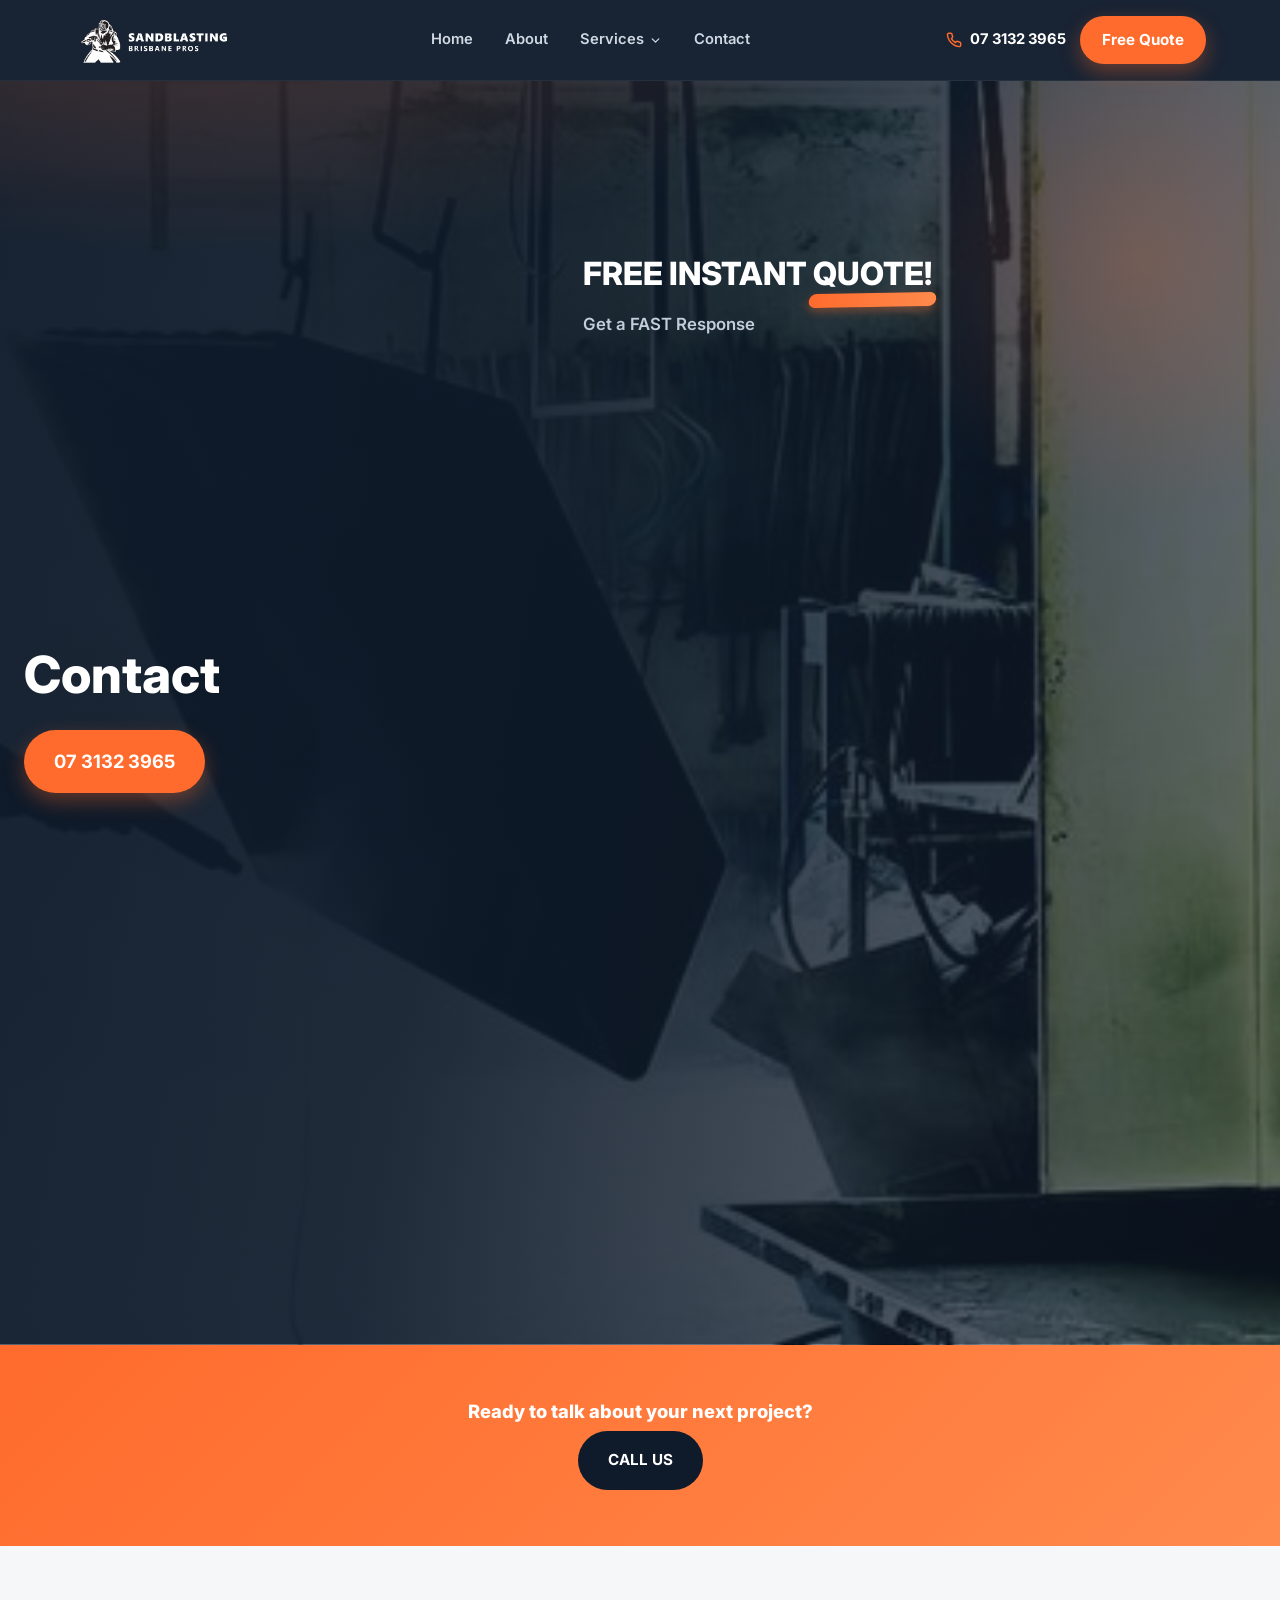
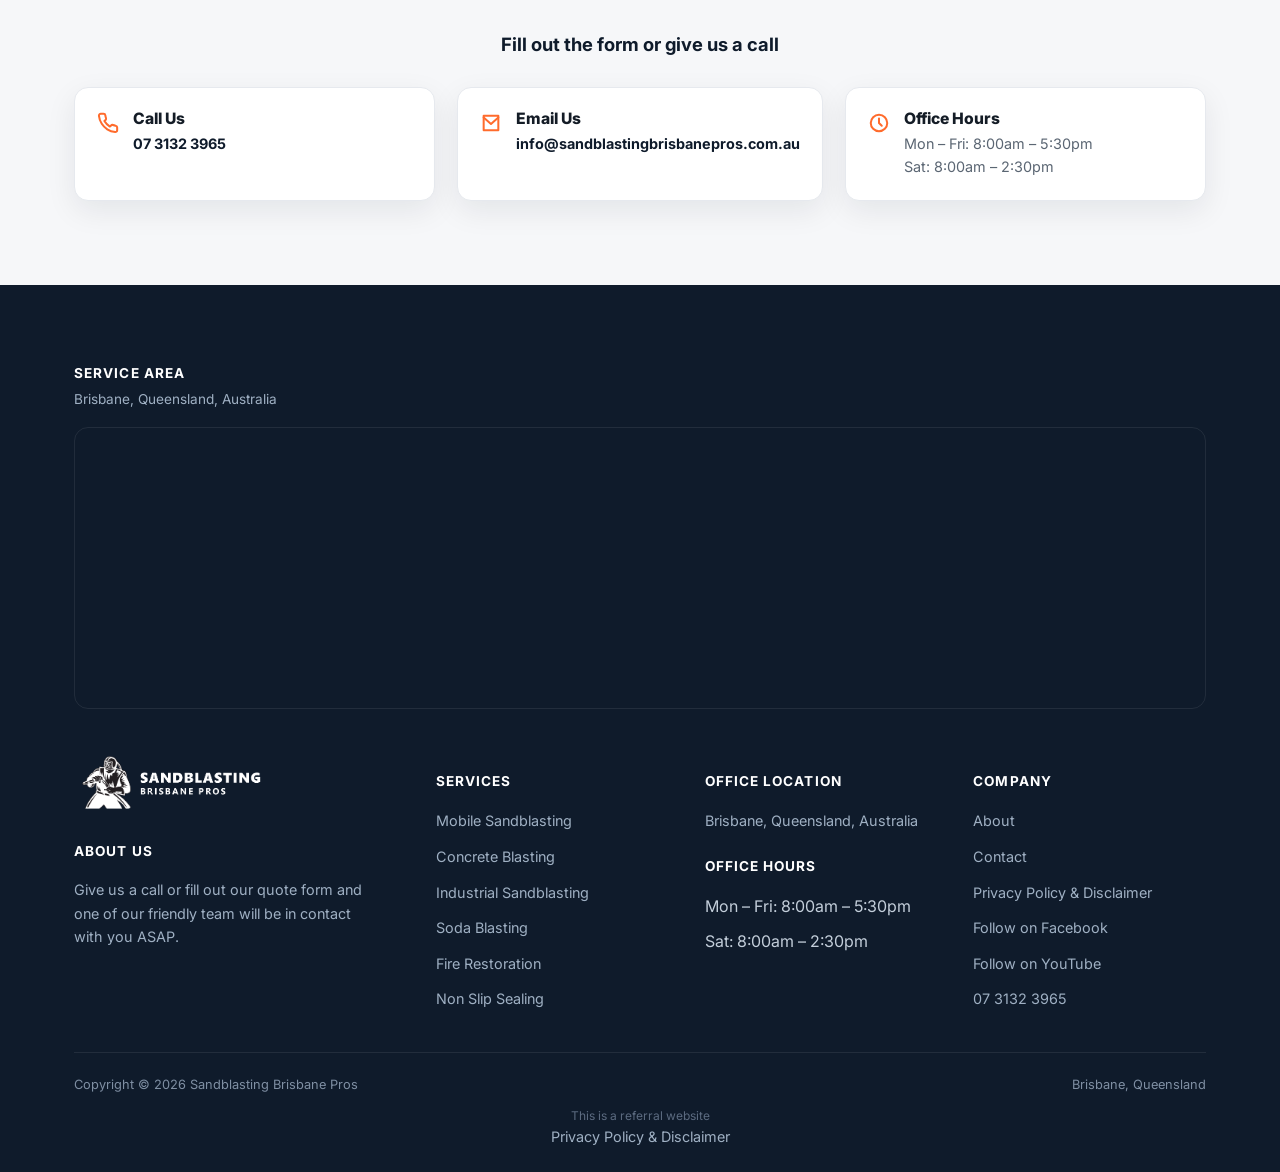
<file: contact/index.html>
<!doctype html>
<html lang="en-AU">
<head>
<!-- Google tag (gtag.js) -->
<script async src="https://www.googletagmanager.com/gtag/js?id=AW-11084880092"></script>
<script>
  window.dataLayer = window.dataLayer || [];
  function gtag(){dataLayer.push(arguments);}
  gtag('js', new Date());
  gtag('config', 'AW-11084880092');
</script>
<meta charset="UTF-8">
<meta name="viewport" content="width=device-width, initial-scale=1.0">
<link rel="icon" href="/favicon-32.png" sizes="32x32" type="image/png">
<link rel="icon" href="/favicon-192.png" sizes="192x192" type="image/png">
<link rel="apple-touch-icon" href="/apple-touch-icon.png">
<title>Contact - Sandblasting Brisbane Pros</title>
<meta name="description" content="Contact FREE INSTANT QUOTE! Get a FAST Response Fill out the form or give us a call  Ready to talk about your next project?">
<meta name="robots" content="follow, index, max-snippet:-1, max-video-preview:-1, max-image-preview:large">
<link rel="canonical" href="https://sandblastingbrisbanepros.com.au/contact/">
<meta property="og:locale" content="en_US">
<meta property="og:type" content="article">
<meta property="og:title" content="Contact - Sandblasting Brisbane Pros">
<meta property="og:description" content="Contact FREE INSTANT QUOTE! Get a FAST Response Fill out the form or give us a call  Ready to talk about your next project?">
<meta property="og:url" content="https://sandblastingbrisbanepros.com.au/contact/">
<meta property="og:site_name" content="Sandblasting Brisbane Pros">
<meta name="twitter:card" content="summary_large_image">
<meta name="twitter:title" content="Contact - Sandblasting Brisbane Pros">
<meta name="twitter:description" content="Contact FREE INSTANT QUOTE! Get a FAST Response Fill out the form or give us a call  Ready to talk about your next project?">
<meta name="twitter:label1" content="Time to read">
<meta name="twitter:data1" content="5 minutes">
<script type="application/ld+json">{"@context": "https://schema.org", "@graph": [{"@type": "Place", "@id": "https://sandblastingbrisbanepros.com.au/#place", "address": {"@type": "PostalAddress", "addressLocality": "Brisbane", "addressRegion": "Queensland", "addressCountry": "Australia"}}, {"@type": "Organization", "@id": "https://sandblastingbrisbanepros.com.au/#organization", "name": "Sandblasting Brisbane Pros", "url": "https://sandblastingbrisbanepros.com.au", "email": "info@sandblastingbrisbanepros.com.au", "address": {"@type": "PostalAddress", "addressLocality": "Brisbane", "addressRegion": "Queensland", "addressCountry": "Australia"}, "logo": {"@type": "ImageObject", "@id": "https://sandblastingbrisbanepros.com.au/#logo", "url": "https://sandblastingbrisbanepros.com.au/images/Brisbane-2-Sandblasting-Main-Square-ON-SOLID.png", "contentUrl": "https://sandblastingbrisbanepros.com.au/images/Brisbane-2-Sandblasting-Main-Square-ON-SOLID.png", "caption": "Sandblasting Brisbane Pros", "inLanguage": "en-US", "width": "600", "height": "600"}, "contactPoint": [{"@type": "ContactPoint", "telephone": "+61-7-3132-3965", "contactType": "customer support"}], "location": {"@id": "https://sandblastingbrisbanepros.com.au/#place"}}, {"@type": "WebSite", "@id": "https://sandblastingbrisbanepros.com.au/#website", "url": "https://sandblastingbrisbanepros.com.au", "name": "Sandblasting Brisbane Pros", "alternateName": "Brisbane Sandblasting and Soda Blasting Services", "publisher": {"@id": "https://sandblastingbrisbanepros.com.au/#organization"}, "inLanguage": "en-US"}, {"@type": "ContactPage", "@id": "https://sandblastingbrisbanepros.com.au/contact/#webpage", "url": "https://sandblastingbrisbanepros.com.au/contact/", "name": "Contact - Sandblasting Brisbane Pros", "datePublished": "2023-06-27T16:21:39+00:00", "dateModified": "2023-06-27T16:21:42+00:00", "isPartOf": {"@id": "https://sandblastingbrisbanepros.com.au/#website"}, "inLanguage": "en-US"}]}</script>
<script type="application/ld+json">{"@context": "https://schema.org", "@type": "BreadcrumbList", "itemListElement": [{"@type": "ListItem", "position": 1, "name": "Home", "item": "https://sandblastingbrisbanepros.com.au/"}, {"@type": "ListItem", "position": 2, "name": "Contact", "item": "https://sandblastingbrisbanepros.com.au/contact/"}]}</script>
<link rel="preconnect" href="https://fonts.googleapis.com">
<link rel="preconnect" href="https://fonts.gstatic.com" crossorigin>
<link rel="preload" as="style" href="https://fonts.googleapis.com/css2?family=Inter:wght@400;500;600;700;800&display=swap" onload="this.onload=null;this.rel='stylesheet'">
<noscript><link rel="stylesheet" href="https://fonts.googleapis.com/css2?family=Inter:wght@400;500;600;700;800&display=swap"></noscript>
<link rel="stylesheet" href="/css/style.css">
<style id="mnfix">.mobile-menu.open{max-height:calc(100vh - 150px);max-height:calc(100dvh - 150px);overflow-y:auto;-webkit-overflow-scrolling:touch;overscroll-behavior:contain}.mobile-menu.msub-ready .mobile-submenu{display:none}.mobile-menu.msub-ready .mobile-submenu.open{display:flex}.mobile-menu a.msub-parent{display:flex;justify-content:space-between;align-items:center}.mobile-menu a.msub-parent::after{content:"";width:8px;height:8px;border-right:2px solid currentColor;border-bottom:2px solid currentColor;transform:rotate(45deg);margin-right:6px;transition:transform .2s}.mobile-menu a.msub-parent[aria-expanded=true]::after{transform:rotate(-135deg)}</style></head>
<body>
<header>
  <div class="nav wrap">
    <a href="/" class="brand"><img src="/images/Brisbane-Sandblasting-Main.png" alt="Sandblasting Brisbane Pros logo" width="521" height="149"></a>
    <nav class="links">
      <a href="/">Home</a><a href="/about/">About</a>
      <div class="nav-item"><a href="#!" onclick="return false;">Services <svg viewBox="0 0 24 24" fill="none" stroke-width="2.4" stroke-linecap="round" stroke-linejoin="round"><path d="m6 9 6 6 6-6"/></svg></a><div class="nav-dropdown"><a href="/mobile-sandblasting/">Mobile Sandblasting</a><a href="/concrete-blasting/">Concrete Blasting</a><a href="/industrial-sandblasting/">Industrial Sandblasting</a><a href="/soda-blasting/">Soda Blasting</a><a href="/fire-restoration/">Fire Restoration</a><a href="/non-slip-sealing/">Non Slip Sealing</a></div></div>
      <a href="/contact/">Contact</a>
    </nav>
    <div class="nav-cta">
      <a href="tel:+61731323965" class="phone-pill"><svg viewBox="0 0 24 24" fill="none" stroke-width="2.2" stroke-linecap="round" stroke-linejoin="round"><path d="M22 16.92v3a2 2 0 0 1-2.18 2 19.79 19.79 0 0 1-8.63-3.07 19.5 19.5 0 0 1-6-6 19.79 19.79 0 0 1-3.07-8.67A2 2 0 0 1 4.11 2h3a2 2 0 0 1 2 1.72c.127.96.362 1.903.7 2.81a2 2 0 0 1-.45 2.11L8.09 9.91a16 16 0 0 0 6 6l1.27-1.27a2 2 0 0 1 2.11-.45c.907.338 1.85.573 2.81.7A2 2 0 0 1 22 16.92z"/></svg> 07 3132 3965</a>
      <a href="#quote" class="btn btn-primary" style="padding:10px 20px;">Free Quote</a>
      <button type="button" class="hamburger-btn" id="hamburgerBtn" aria-label="Open menu" aria-expanded="false"><svg viewBox="0 0 24 24" fill="none" stroke="#fff" stroke-width="2.4" stroke-linecap="round" stroke-linejoin="round"><path d="M4 7h16M4 12h16M4 17h16"/></svg></button>
    </div>
  </div>
  <div class="mobile-menu" id="mobileMenu"><a href="/">Home</a><a href="/about/">About</a><a href="/services/" style="display:none"></a><div class="mobile-submenu"><a href="/mobile-sandblasting/">Mobile Sandblasting</a><a href="/concrete-blasting/">Concrete Blasting</a><a href="/industrial-sandblasting/">Industrial Sandblasting</a><a href="/soda-blasting/">Soda Blasting</a><a href="/fire-restoration/">Fire Restoration</a><a href="/non-slip-sealing/">Non Slip Sealing</a></div><a href="/contact/">Contact</a><a href="tel:+61731323965" class="mobile-menu-phone">Call 07 3132 3965</a><a href="#quote" class="btn btn-primary" style="width:100%;">Free Quote</a></div>
</header>
<main>
<section class="hero" id="top"><div class="hero-inner"><div class="hero-copy"><div class="row"><div class="text"><h1>Contact</h1></div><p class="btn-wrap"><a class="btn btn-primary" href="tel:+61731323965">07 3132 3965</a></p></div></div><div class="hero-form" id="quote">
      <div class="hero-form-head"><p class="response-time">FREE INSTANT <span class="highlight">QUOTE!</span></p><p class="response-sub">Get a FAST Response</p></div>
      <div class="form-card"><iframe src="https://api.leadconnectorhq.com/widget/form/bKBavPgEwGS7zOEv9Xl7" style="width:100%;height:100%;min-height:815px;border:none;border-radius:14px" id="inline-bKBavPgEwGS7zOEv9Xl7" data-layout="{'id':'INLINE'}" data-trigger-type="alwaysShow" data-trigger-value="" data-activation-type="alwaysActivated" data-activation-value="" data-deactivation-type="neverDeactivate" data-deactivation-value="" data-form-name="Brisbane Sandblasting" data-height="815" data-layout-iframe-id="inline-bKBavPgEwGS7zOEv9Xl7" data-form-id="bKBavPgEwGS7zOEv9Xl7" data-cookie-consent="true" data-cookie-consent-provider="auto" title="Brisbane Sandblasting"></iframe></div>
    </div></div></section>
<section class="cta-strip"><div class="wrap"><div class="row"><div class="text">
<h3>Ready to talk about your next project?</h3></div><div class="hero-actions"><a class="btn btn-dark" href="tel:+61731323965">CALL US</a></div></div></div></section>
<section class="bg-paper"><div class="wrap"><p style="text-align:center;font-weight:700;color:var(--navy);font-size:1.15rem;margin-bottom:28px;">Fill out the form or give us a call</p><div class="info-grid">
  <div class="info-card"><svg viewBox="0 0 24 24" fill="none" stroke-width="2.2" stroke-linecap="round" stroke-linejoin="round"><path d="M22 16.92v3a2 2 0 0 1-2.18 2 19.79 19.79 0 0 1-8.63-3.07 19.5 19.5 0 0 1-6-6 19.79 19.79 0 0 1-3.07-8.67A2 2 0 0 1 4.11 2h3a2 2 0 0 1 2 1.72c.127.96.362 1.903.7 2.81a2 2 0 0 1-.45 2.11L8.09 9.91a16 16 0 0 0 6 6l1.27-1.27a2 2 0 0 1 2.11-.45c.907.338 1.85.573 2.81.7A2 2 0 0 1 22 16.92z"/></svg><div><h3>Call Us</h3><p><a href="tel:+61731323965">07 3132 3965</a></p></div></div>
  <div class="info-card"><svg viewBox="0 0 24 24" fill="none" stroke-width="2.2" stroke-linecap="round" stroke-linejoin="round"><path d="M4 4h16v16H4z"/><path d="m4 6 8 7 8-7"/></svg><div><h3>Email Us</h3><p><a href="mailto:info@sandblastingbrisbanepros.com.au">info@sandblastingbrisbanepros.com.au</a></p></div></div>
  <div class="info-card"><svg viewBox="0 0 24 24" fill="none" stroke-width="2.2" stroke-linecap="round" stroke-linejoin="round"><circle cx="12" cy="12" r="9"/><path d="M12 7v5l3 3"/></svg><div><h3>Office Hours</h3><p>Mon &ndash; Fri: 8:00am &ndash; 5:30pm<br>Sat: 8:00am &ndash; 2:30pm</p></div></div>
</div></div></section>
</main>
<footer>
  <div class="wrap">
    <div class="footer-map-head"><h4>Service Area</h4><p>Brisbane, Queensland, Australia</p></div>
    <div class="footer-map"><iframe src="https://www.google.com/maps/embed?pb=!1m14!1m8!1m3!1d453477.6536737166!2d152.9931964!3d-27.3821429!3m2!1i1024!2i768!4f13.1!3m3!1m2!1s0x8f4a7a86e085a247%3A0x16456ffaeec5b2f6!2sSandblasting%20Brisbane%20Pros!5e0!3m2!1sen!2sau!4v1687881311040!5m2!1sen!2sau" width="600" height="280" style="border:0" allowfullscreen loading="lazy" referrerpolicy="no-referrer-when-downgrade" title="Sandblasting Brisbane Pros service area map"></iframe></div>
    <div class="footer-grid">
      <div class="footer-brand"><a href="/" class="brand"><img src="/images/Brisbane-Sandblasting-Main.png" alt="Sandblasting Brisbane Pros" width="521" height="149" loading="lazy"></a>
        <h4>About us</h4><p>Give us a call or fill out our quote form and one of our friendly team will be in contact with you ASAP.</p></div>
      <div><h4>Services</h4><ul><li><a href="/mobile-sandblasting/">Mobile Sandblasting</a></li><li><a href="/concrete-blasting/">Concrete Blasting</a></li><li><a href="/industrial-sandblasting/">Industrial Sandblasting</a></li><li><a href="/soda-blasting/">Soda Blasting</a></li><li><a href="/fire-restoration/">Fire Restoration</a></li><li><a href="/non-slip-sealing/">Non Slip Sealing</a></li></ul></div>
      <div><h4>Office Location</h4><ul><li><a href="https://goo.gl/maps/e6NTSUh4F3G5m8Z46" target="_blank" rel="noopener">Brisbane, Queensland, Australia</a></li></ul>
        <h4 style="margin-top:22px;">Office Hours</h4><ul><li>Mon &ndash; Fri: 8:00am &ndash; 5:30pm</li><li>Sat: 8:00am &ndash; 2:30pm</li></ul></div>
      <div><h4>Company</h4><ul><li><a href="/about/">About</a></li><li><a href="/contact/">Contact</a></li><li><a href="/privacy-policy/">Privacy Policy &amp; Disclaimer</a></li><li><a href="https://www.facebook.com/profile.php?id=100093681055703" target="_blank" rel="noopener">Follow on Facebook</a></li><li><a href="https://www.youtube.com/@SandblstingBrisbanePros-dn4zj" target="_blank" rel="noopener">Follow on YouTube</a></li><li><a href="tel:+61731323965">07 3132 3965</a></li></ul></div>
    </div>
    <div class="footer-bottom"><span>Copyright &copy; 2026 Sandblasting Brisbane Pros</span><span>Brisbane, Queensland</span></div>
    <div class="footer-disclosure">This is a referral website<br><a href="/privacy-policy/">Privacy Policy &amp; Disclaimer</a></div>
  </div>
</footer>
<script>
(function(){var b=document.getElementById('hamburgerBtn'),m=document.getElementById('mobileMenu');if(!b||!m)return;b.addEventListener('click',function(){var o=m.classList.toggle('open');b.setAttribute('aria-expanded',o?'true':'false');});})();
</script>
<script src="https://link.msgsndr.com/js/form_embed.js" defer></script>
<script id="mnfixjs">(function(){var m=document.getElementById("mobileMenu");if(!m)return;m.querySelectorAll(".mobile-submenu").forEach(function(s){var p=s.previousElementSibling;if(!p||p.tagName!=="A")return;var a=document.createElement("a");a.href=p.getAttribute("href");a.textContent="All "+p.textContent.trim();s.insertBefore(a,s.firstChild);m.classList.add("msub-ready");p.classList.add("msub-parent");p.setAttribute("aria-expanded","false");p.addEventListener("click",function(e){e.preventDefault();var o=s.classList.toggle("open");p.setAttribute("aria-expanded",o?"true":"false")})});var b=document.getElementById("hamburgerBtn");document.addEventListener("pointerdown",function(e){if(!m.classList.contains("open")||m.contains(e.target)||(b&&b.contains(e.target)))return;m.classList.remove("open");if(b)b.setAttribute("aria-expanded","false")})})();</script></body>
</html>
</file>
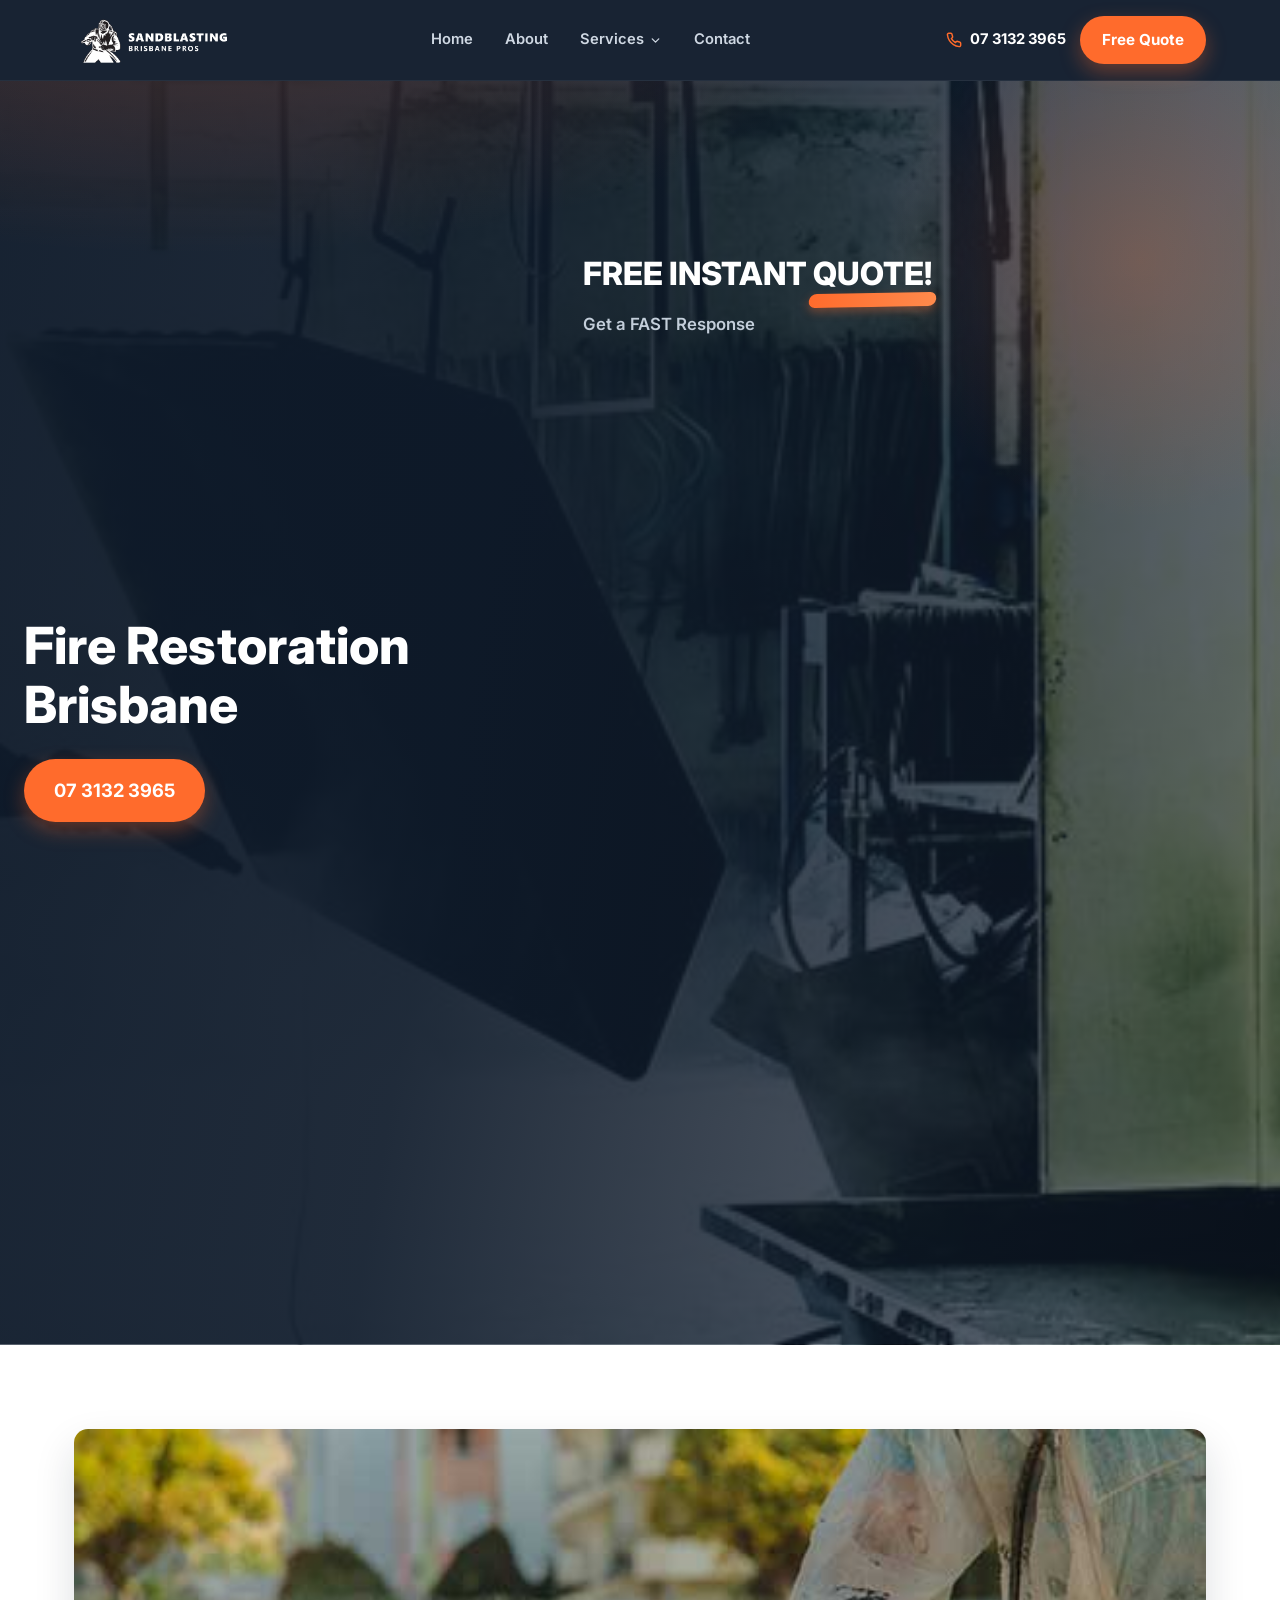
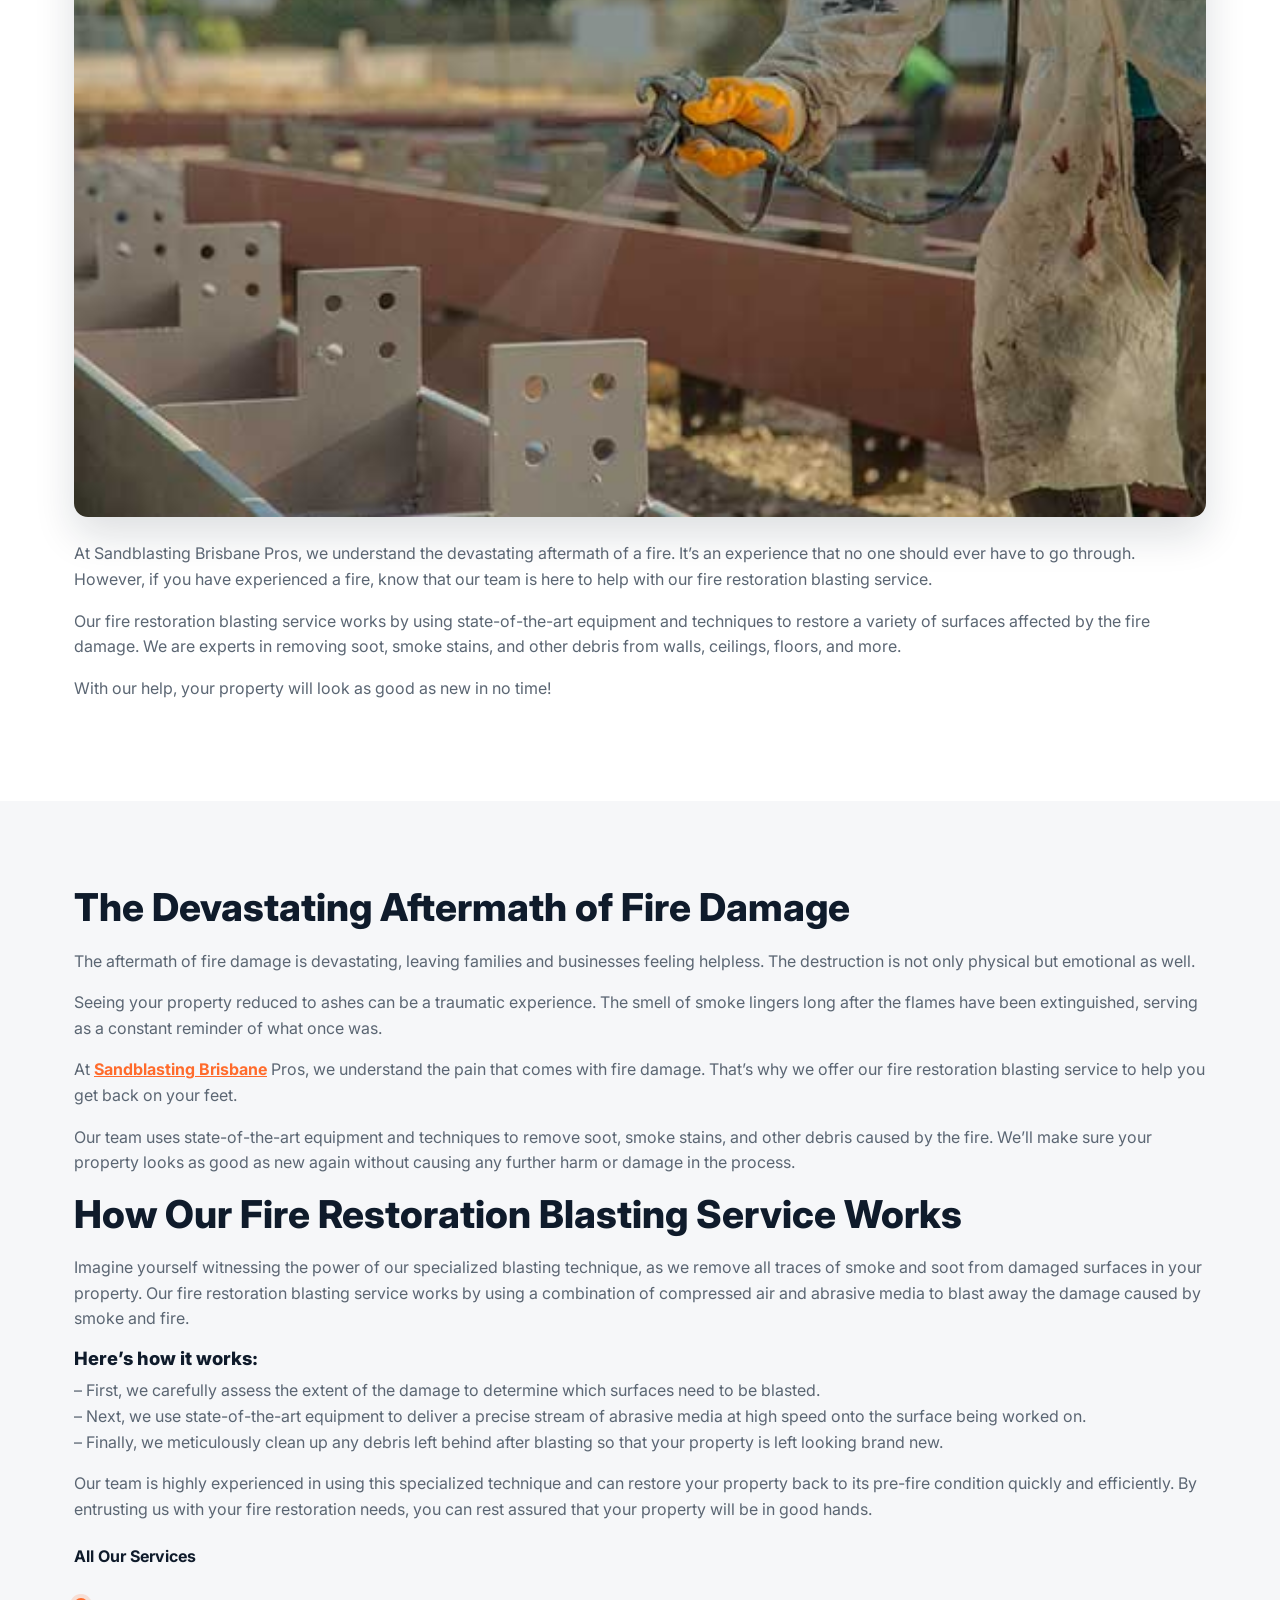
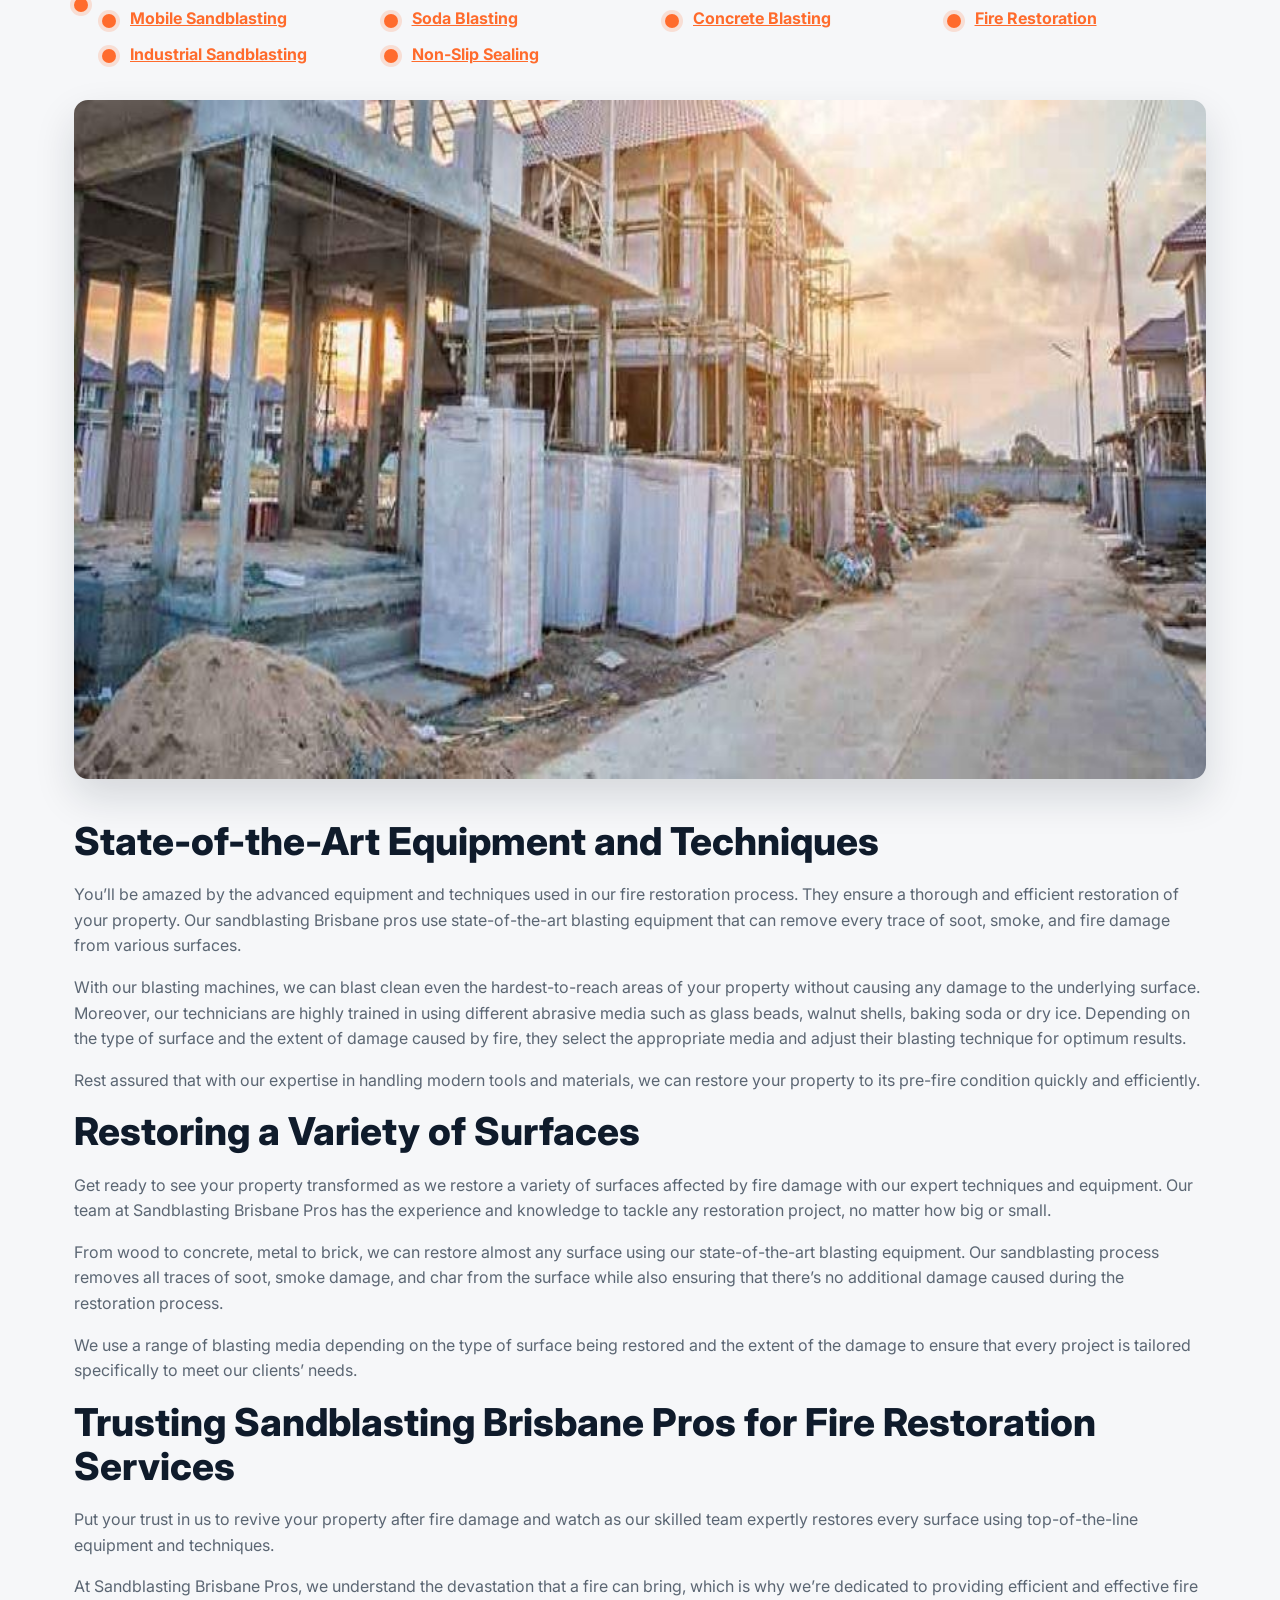
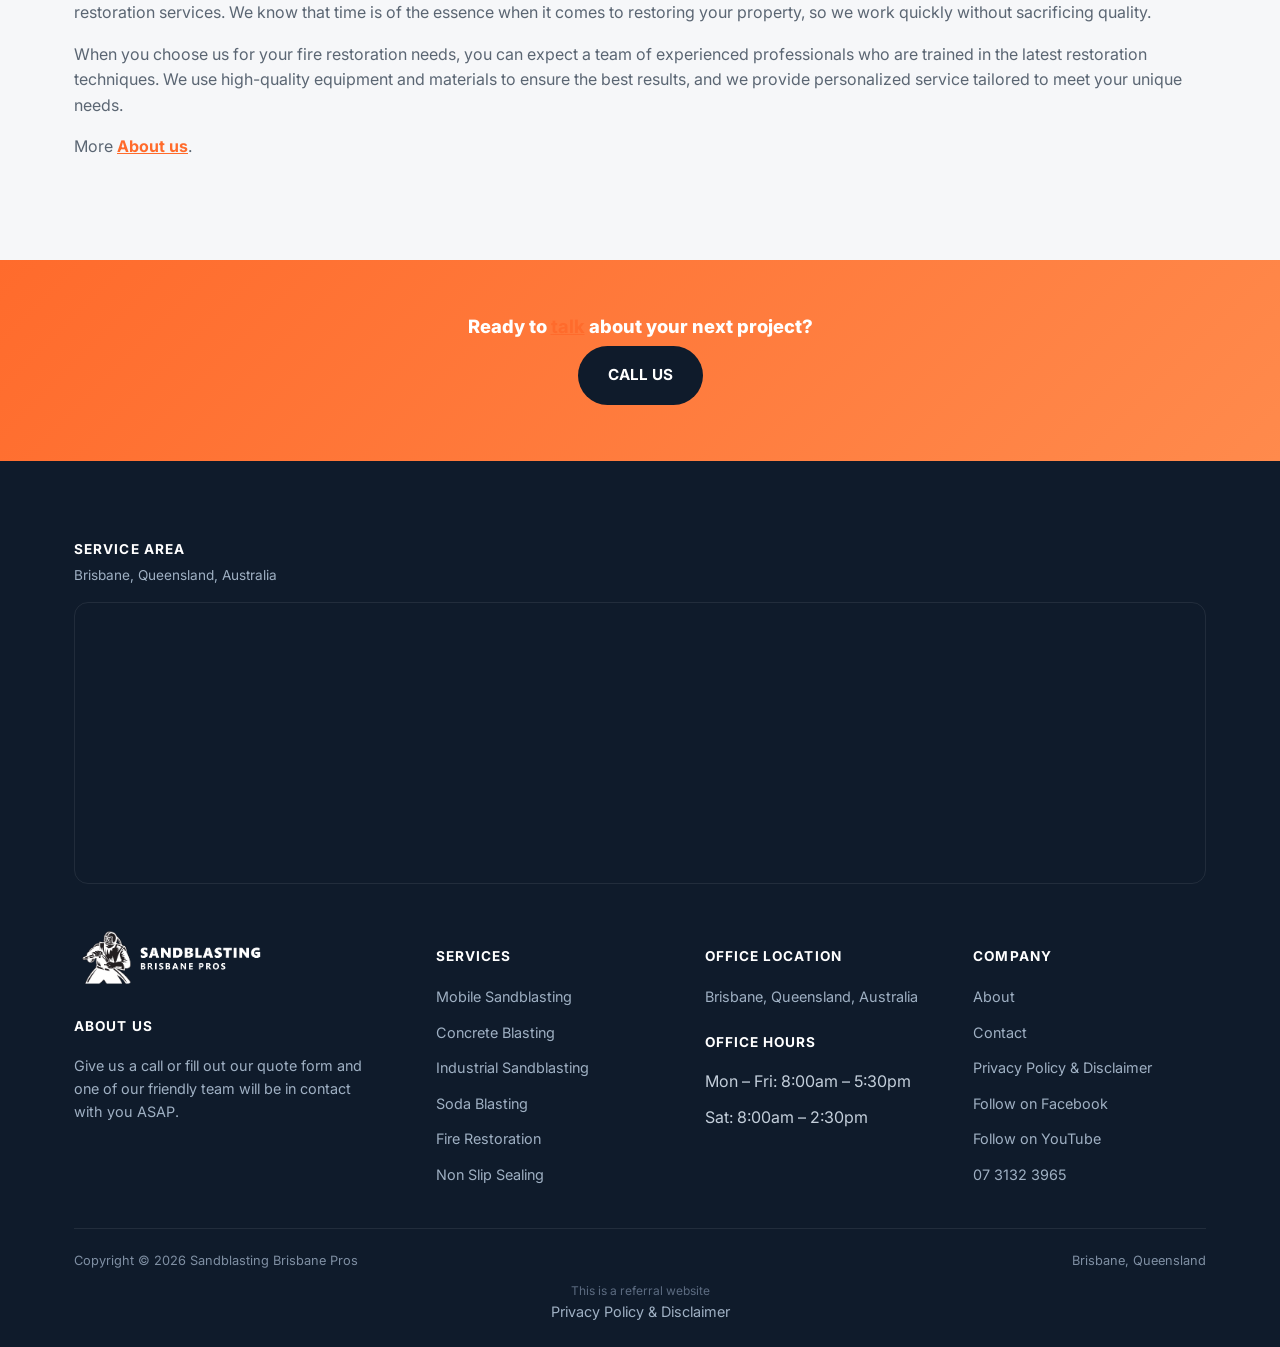
<file: fire-restoration/index.html>
<!doctype html>
<html lang="en-AU">
<head>
<!-- Google tag (gtag.js) -->
<script async src="https://www.googletagmanager.com/gtag/js?id=AW-11084880092"></script>
<script>
  window.dataLayer = window.dataLayer || [];
  function gtag(){dataLayer.push(arguments);}
  gtag('js', new Date());
  gtag('config', 'AW-11084880092');
</script>
<meta charset="UTF-8">
<meta name="viewport" content="width=device-width, initial-scale=1.0">
<link rel="icon" href="/favicon-32.png" sizes="32x32" type="image/png">
<link rel="icon" href="/favicon-192.png" sizes="192x192" type="image/png">
<link rel="apple-touch-icon" href="/apple-touch-icon.png">
<title>Fire Restoration - Sandblasting Brisbane Pros</title>
<meta name="description" content="At Sandblasting Brisbane Pros, we understand the devastating aftermath of a fire. It&#x27;s an experience that no one should ever have to go through. However, if">
<meta name="robots" content="follow, index, max-snippet:-1, max-video-preview:-1, max-image-preview:large">
<link rel="canonical" href="https://sandblastingbrisbanepros.com.au/fire-restoration/">
<meta property="og:locale" content="en_US">
<meta property="og:type" content="article">
<meta property="og:title" content="Fire Restoration - Sandblasting Brisbane Pros">
<meta property="og:description" content="At Sandblasting Brisbane Pros, we understand the devastating aftermath of a fire. It&#x27;s an experience that no one should ever have to go through. However, if">
<meta property="og:url" content="https://sandblastingbrisbanepros.com.au/fire-restoration/">
<meta property="og:site_name" content="Sandblasting Brisbane Pros">
<meta name="twitter:card" content="summary_large_image">
<meta name="twitter:title" content="Fire Restoration - Sandblasting Brisbane Pros">
<meta name="twitter:description" content="At Sandblasting Brisbane Pros, we understand the devastating aftermath of a fire. It&#x27;s an experience that no one should ever have to go through. However, if">
<meta name="twitter:label1" content="Time to read">
<meta name="twitter:data1" content="10 minutes">
<script type="application/ld+json">{"@context": "https://schema.org", "@graph": [{"@type": "Place", "@id": "https://sandblastingbrisbanepros.com.au/#place", "address": {"@type": "PostalAddress", "addressLocality": "Brisbane", "addressRegion": "Queensland", "addressCountry": "Australia"}}, {"@type": "Organization", "@id": "https://sandblastingbrisbanepros.com.au/#organization", "name": "Sandblasting Brisbane Pros", "url": "https://sandblastingbrisbanepros.com.au", "email": "info@sandblastingbrisbanepros.com.au", "address": {"@type": "PostalAddress", "addressLocality": "Brisbane", "addressRegion": "Queensland", "addressCountry": "Australia"}, "logo": {"@type": "ImageObject", "@id": "https://sandblastingbrisbanepros.com.au/#logo", "url": "https://sandblastingbrisbanepros.com.au/images/Brisbane-2-Sandblasting-Main-Square-ON-SOLID.png", "contentUrl": "https://sandblastingbrisbanepros.com.au/images/Brisbane-2-Sandblasting-Main-Square-ON-SOLID.png", "caption": "Sandblasting Brisbane Pros", "inLanguage": "en-US", "width": "600", "height": "600"}, "contactPoint": [{"@type": "ContactPoint", "telephone": "+61-7-3132-3965", "contactType": "customer support"}], "location": {"@id": "https://sandblastingbrisbanepros.com.au/#place"}}, {"@type": "WebSite", "@id": "https://sandblastingbrisbanepros.com.au/#website", "url": "https://sandblastingbrisbanepros.com.au", "name": "Sandblasting Brisbane Pros", "alternateName": "Brisbane Sandblasting and Soda Blasting Services", "publisher": {"@id": "https://sandblastingbrisbanepros.com.au/#organization"}, "inLanguage": "en-US"}, {"@type": "WebPage", "@id": "https://sandblastingbrisbanepros.com.au/fire-restoration/#webpage", "url": "https://sandblastingbrisbanepros.com.au/fire-restoration/", "name": "Fire Restoration - Sandblasting Brisbane Pros", "datePublished": "2023-06-27T18:52:42+00:00", "dateModified": "2025-04-03T05:09:54+00:00", "isPartOf": {"@id": "https://sandblastingbrisbanepros.com.au/#website"}, "inLanguage": "en-US"}, {"@type": "Person", "@id": "https://sandblastingbrisbanepros.com.au/author/sandblasting-brisbane-pros/", "name": "Sandblasting Brisbane Pros", "url": "https://sandblastingbrisbanepros.com.au/author/sandblasting-brisbane-pros/", "image": {"@type": "ImageObject", "@id": "https://secure.gravatar.com/avatar/1a805ecce72dbea624f8210f16b617142cd50f277b3b90b3f68485606a558cd0?s=96&amp;d=mm&amp;r=g", "url": "https://secure.gravatar.com/avatar/1a805ecce72dbea624f8210f16b617142cd50f277b3b90b3f68485606a558cd0?s=96&amp;d=mm&amp;r=g", "caption": "Sandblasting Brisbane Pros", "inLanguage": "en-US"}, "sameAs": ["https://sandblastingbrisbanepros.com.au"], "worksFor": {"@id": "https://sandblastingbrisbanepros.com.au/#organization"}}, {"@type": "Article", "headline": "Fire Restoration - Sandblasting Brisbane Pros", "datePublished": "2023-06-27T18:52:42+00:00", "dateModified": "2025-04-03T05:09:54+00:00", "author": {"@id": "https://sandblastingbrisbanepros.com.au/author/sandblasting-brisbane-pros/", "name": "Sandblasting Brisbane Pros"}, "publisher": {"@id": "https://sandblastingbrisbanepros.com.au/#organization"}, "description": "At Sandblasting Brisbane Pros, we understand the devastating aftermath of a fire. It&#039;s an experience that no one should ever have to go through. However, if", "name": "Fire Restoration - Sandblasting Brisbane Pros", "@id": "https://sandblastingbrisbanepros.com.au/fire-restoration/#richSnippet", "isPartOf": {"@id": "https://sandblastingbrisbanepros.com.au/fire-restoration/#webpage"}, "inLanguage": "en-US", "mainEntityOfPage": {"@id": "https://sandblastingbrisbanepros.com.au/fire-restoration/#webpage"}}]}</script>
<script type="application/ld+json">{"@context": "https://schema.org", "@type": "Service", "serviceType": "Fire Restoration", "name": "Fire Restoration Brisbane", "provider": {"@id": "https://sandblastingbrisbanepros.com.au/#localbusiness"}, "areaServed": {"@type": "City", "name": "Brisbane"}, "url": "https://sandblastingbrisbanepros.com.au/fire-restoration/"}</script>
<script type="application/ld+json">{"@context": "https://schema.org", "@type": "BreadcrumbList", "itemListElement": [{"@type": "ListItem", "position": 1, "name": "Home", "item": "https://sandblastingbrisbanepros.com.au/"}, {"@type": "ListItem", "position": 2, "name": "Fire Restoration", "item": "https://sandblastingbrisbanepros.com.au/fire-restoration/"}]}</script>
<link rel="preconnect" href="https://fonts.googleapis.com">
<link rel="preconnect" href="https://fonts.gstatic.com" crossorigin>
<link rel="preload" as="style" href="https://fonts.googleapis.com/css2?family=Inter:wght@400;500;600;700;800&display=swap" onload="this.onload=null;this.rel='stylesheet'">
<noscript><link rel="stylesheet" href="https://fonts.googleapis.com/css2?family=Inter:wght@400;500;600;700;800&display=swap"></noscript>
<link rel="stylesheet" href="/css/style.css">
<style id="mnfix">.mobile-menu.open{max-height:calc(100vh - 150px);max-height:calc(100dvh - 150px);overflow-y:auto;-webkit-overflow-scrolling:touch;overscroll-behavior:contain}.mobile-menu.msub-ready .mobile-submenu{display:none}.mobile-menu.msub-ready .mobile-submenu.open{display:flex}.mobile-menu a.msub-parent{display:flex;justify-content:space-between;align-items:center}.mobile-menu a.msub-parent::after{content:"";width:8px;height:8px;border-right:2px solid currentColor;border-bottom:2px solid currentColor;transform:rotate(45deg);margin-right:6px;transition:transform .2s}.mobile-menu a.msub-parent[aria-expanded=true]::after{transform:rotate(-135deg)}</style></head>
<body>
<header>
  <div class="nav wrap">
    <a href="/" class="brand"><img src="/images/Brisbane-Sandblasting-Main.png" alt="Sandblasting Brisbane Pros logo" width="521" height="149"></a>
    <nav class="links">
      <a href="/">Home</a><a href="/about/">About</a>
      <div class="nav-item"><a href="#!" onclick="return false;">Services <svg viewBox="0 0 24 24" fill="none" stroke-width="2.4" stroke-linecap="round" stroke-linejoin="round"><path d="m6 9 6 6 6-6"/></svg></a><div class="nav-dropdown"><a href="/mobile-sandblasting/">Mobile Sandblasting</a><a href="/concrete-blasting/">Concrete Blasting</a><a href="/industrial-sandblasting/">Industrial Sandblasting</a><a href="/soda-blasting/">Soda Blasting</a><a href="/fire-restoration/">Fire Restoration</a><a href="/non-slip-sealing/">Non Slip Sealing</a></div></div>
      <a href="/contact/">Contact</a>
    </nav>
    <div class="nav-cta">
      <a href="tel:+61731323965" class="phone-pill"><svg viewBox="0 0 24 24" fill="none" stroke-width="2.2" stroke-linecap="round" stroke-linejoin="round"><path d="M22 16.92v3a2 2 0 0 1-2.18 2 19.79 19.79 0 0 1-8.63-3.07 19.5 19.5 0 0 1-6-6 19.79 19.79 0 0 1-3.07-8.67A2 2 0 0 1 4.11 2h3a2 2 0 0 1 2 1.72c.127.96.362 1.903.7 2.81a2 2 0 0 1-.45 2.11L8.09 9.91a16 16 0 0 0 6 6l1.27-1.27a2 2 0 0 1 2.11-.45c.907.338 1.85.573 2.81.7A2 2 0 0 1 22 16.92z"/></svg> 07 3132 3965</a>
      <a href="#quote" class="btn btn-primary" style="padding:10px 20px;">Free Quote</a>
      <button type="button" class="hamburger-btn" id="hamburgerBtn" aria-label="Open menu" aria-expanded="false"><svg viewBox="0 0 24 24" fill="none" stroke="#fff" stroke-width="2.4" stroke-linecap="round" stroke-linejoin="round"><path d="M4 7h16M4 12h16M4 17h16"/></svg></button>
    </div>
  </div>
  <div class="mobile-menu" id="mobileMenu"><a href="/">Home</a><a href="/about/">About</a><a href="/services/" style="display:none"></a><div class="mobile-submenu"><a href="/mobile-sandblasting/">Mobile Sandblasting</a><a href="/concrete-blasting/">Concrete Blasting</a><a href="/industrial-sandblasting/">Industrial Sandblasting</a><a href="/soda-blasting/">Soda Blasting</a><a href="/fire-restoration/">Fire Restoration</a><a href="/non-slip-sealing/">Non Slip Sealing</a></div><a href="/contact/">Contact</a><a href="tel:+61731323965" class="mobile-menu-phone">Call 07 3132 3965</a><a href="#quote" class="btn btn-primary" style="width:100%;">Free Quote</a></div>
</header>
<main>
<section class="hero" id="top"><div class="hero-inner"><div class="hero-copy"><div class="row"><div class="text"><h1>Fire Restoration Brisbane</h1></div><p class="btn-wrap"><a class="btn btn-primary" href="tel:+61731323965">07 3132 3965</a></p></div></div><div class="hero-form" id="quote">
      <div class="hero-form-head"><p class="response-time">FREE INSTANT <span class="highlight">QUOTE!</span></p><p class="response-sub">Get a FAST Response</p></div>
      <div class="form-card"><iframe src="https://api.leadconnectorhq.com/widget/form/bKBavPgEwGS7zOEv9Xl7" style="width:100%;height:100%;min-height:815px;border:none;border-radius:14px" id="inline-bKBavPgEwGS7zOEv9Xl7" data-layout="{'id':'INLINE'}" data-trigger-type="alwaysShow" data-trigger-value="" data-activation-type="alwaysActivated" data-activation-value="" data-deactivation-type="neverDeactivate" data-deactivation-value="" data-form-name="Brisbane Sandblasting" data-height="815" data-layout-iframe-id="inline-bKBavPgEwGS7zOEv9Xl7" data-form-id="bKBavPgEwGS7zOEv9Xl7" data-cookie-consent="true" data-cookie-consent-provider="auto" title="Brisbane Sandblasting"></iframe></div>
    </div></div></section>
<section class=""><div class="wrap"><div class="row"><div class="figure"><img src="/images/Bribane-Sandblasting-3.jpg" alt="Fire Restoration Services Brisbane" width="582" height="354" loading="lazy" decoding="async"></div><div class="text"><p>At Sandblasting Brisbane Pros, we understand the devastating aftermath of a fire. It’s an experience that no one should ever have to go through. However, if you have experienced a fire, know that our team is here to help with our fire restoration blasting service.</p>
<p>Our fire restoration blasting service works by using state-of-the-art equipment and techniques to restore a variety of surfaces affected by the fire damage. We are experts in removing soot, smoke stains, and other debris from walls, ceilings, floors, and more.</p>
<p>With our help, your property will look as good as new in no time!</p></div></div></div></section>
<section class="bg-paper"><div class="wrap"><div class="row"><div class="text"><h2>The Devastating Aftermath of Fire Damage</h2>
<p>The aftermath of fire damage is devastating, leaving families and businesses feeling helpless. The destruction is not only physical but emotional as well.</p>
<p>Seeing your property reduced to ashes can be a traumatic experience. The smell of smoke lingers long after the flames have been extinguished, serving as a constant reminder of what once was.</p>
<p>At <a href="/">Sandblasting Brisbane</a> Pros, we understand the pain that comes with fire damage. That’s why we offer our fire restoration blasting service to help you get back on your feet.</p>
<p>Our team uses state-of-the-art equipment and techniques to remove soot, smoke stains, and other debris caused by the fire. We’ll make sure your property looks as good as new again without causing any further harm or damage in the process.</p>
<h2>How Our Fire Restoration Blasting Service Works</h2>
<p>Imagine yourself witnessing the power of our specialized blasting technique, as we remove all traces of smoke and soot from damaged surfaces in your property. Our fire restoration blasting service works by using a combination of compressed air and abrasive media to blast away the damage caused by smoke and fire.</p>
<h3>Here’s how it works:</h3>
<p>– First, we carefully assess the extent of the damage to determine which surfaces need to be blasted.<br>– Next, we use state-of-the-art equipment to deliver a precise stream of abrasive media at high speed onto the surface being worked on.<br>– Finally, we meticulously clean up any debris left behind after blasting so that your property is left looking brand new.</p>
<p>Our team is highly experienced in using this specialized technique and can restore your property back to its pre-fire condition quickly and efficiently. By entrusting us with your fire restoration needs, you can rest assured that your property will be in good hands.</p></div><div class="text"><h4><strong>All Our Services</strong></h4>
<ul>
<li>
<ul>
<li><a href="/mobile-sandblasting/">Mobile Sandblasting</a></li>
<li><a href="/soda-blasting/">Soda Blasting</a></li>
<li><a href="/concrete-blasting/">Concrete Blasting</a></li>
<li><a href="/fire-restoration/">Fire Restoration</a></li>
<li><a href="/industrial-sandblasting/">Industrial Sandblasting</a></li>
<li><a href="/non-slip-sealing/">Non-Slip Sealing</a></li>
</ul>
</li>
</ul></div><div class="figure"><img src="/images/Commercial-Foundations-madison-wi-concrete_1.jpg" alt="Industrial sandblasting brisbane" width="800" height="480" loading="lazy" decoding="async"></div></div><div class="row"><div class="text"><h2>State-of-the-Art Equipment and Techniques</h2>
<p>You’ll be amazed by the advanced equipment and techniques used in our fire restoration process. They ensure a thorough and efficient restoration of your property. Our sandblasting Brisbane pros use state-of-the-art blasting equipment that can remove every trace of soot, smoke, and fire damage from various surfaces.</p>
<p>With our blasting machines, we can blast clean even the hardest-to-reach areas of your property without causing any damage to the underlying surface. Moreover, our technicians are highly trained in using different abrasive media such as glass beads, walnut shells, baking soda or dry ice. Depending on the type of surface and the extent of damage caused by fire, they select the appropriate media and adjust their blasting technique for optimum results.</p>
<p>Rest assured that with our expertise in handling modern tools and materials, we can restore your property to its pre-fire condition quickly and efficiently. </p>
<h2>Restoring a Variety of Surfaces</h2>
<p>Get ready to see your property transformed as we restore a variety of surfaces affected by fire damage with our expert techniques and equipment. Our team at Sandblasting Brisbane Pros has the experience and knowledge to tackle any restoration project, no matter how big or small.</p>
<p>From wood to concrete, metal to brick, we can restore almost any surface using our state-of-the-art blasting equipment. Our sandblasting process removes all traces of soot, smoke damage, and char from the surface while also ensuring that there’s no additional damage caused during the restoration process.</p>
<p>We use a range of blasting media depending on the type of surface being restored and the extent of the damage to ensure that every project is tailored specifically to meet our clients’ needs.</p>
<h2>Trusting Sandblasting Brisbane Pros for Fire Restoration Services</h2>
<p>Put your trust in us to revive your property after fire damage and watch as our skilled team expertly restores every surface using top-of-the-line equipment and techniques.</p>
<p>At Sandblasting Brisbane Pros, we understand the devastation that a fire can bring, which is why we’re dedicated to providing efficient and effective fire restoration services. We know that time is of the essence when it comes to restoring your property, so we work quickly without sacrificing quality.</p>
<p>When you choose us for your fire restoration needs, you can expect a team of experienced professionals who are trained in the latest restoration techniques. We use high-quality equipment and materials to ensure the best results, and we provide personalized service tailored to meet your unique needs.</p></div><div class="text"><p>More <a href="/about/">About us</a>.</p></div></div></div></section>
<section class="cta-strip"><div class="wrap"><div class="row"><div class="text">
<h3>Ready to <a href="/contact/">talk</a> about your next project?</h3></div><div class="hero-actions"><a class="btn btn-dark" href="tel:+61731323965">CALL US</a></div></div></div></section>

</main>
<footer>
  <div class="wrap">
    <div class="footer-map-head"><h4>Service Area</h4><p>Brisbane, Queensland, Australia</p></div>
    <div class="footer-map"><iframe src="https://www.google.com/maps/embed?pb=!1m14!1m8!1m3!1d453477.6536737166!2d152.9931964!3d-27.3821429!3m2!1i1024!2i768!4f13.1!3m3!1m2!1s0x8f4a7a86e085a247%3A0x16456ffaeec5b2f6!2sSandblasting%20Brisbane%20Pros!5e0!3m2!1sen!2sau!4v1687881311040!5m2!1sen!2sau" width="600" height="280" style="border:0" allowfullscreen loading="lazy" referrerpolicy="no-referrer-when-downgrade" title="Sandblasting Brisbane Pros service area map"></iframe></div>
    <div class="footer-grid">
      <div class="footer-brand"><a href="/" class="brand"><img src="/images/Brisbane-Sandblasting-Main.png" alt="Sandblasting Brisbane Pros" width="521" height="149" loading="lazy"></a>
        <h4>About us</h4><p>Give us a call or fill out our quote form and one of our friendly team will be in contact with you ASAP.</p></div>
      <div><h4>Services</h4><ul><li><a href="/mobile-sandblasting/">Mobile Sandblasting</a></li><li><a href="/concrete-blasting/">Concrete Blasting</a></li><li><a href="/industrial-sandblasting/">Industrial Sandblasting</a></li><li><a href="/soda-blasting/">Soda Blasting</a></li><li><a href="/fire-restoration/">Fire Restoration</a></li><li><a href="/non-slip-sealing/">Non Slip Sealing</a></li></ul></div>
      <div><h4>Office Location</h4><ul><li><a href="https://goo.gl/maps/e6NTSUh4F3G5m8Z46" target="_blank" rel="noopener">Brisbane, Queensland, Australia</a></li></ul>
        <h4 style="margin-top:22px;">Office Hours</h4><ul><li>Mon &ndash; Fri: 8:00am &ndash; 5:30pm</li><li>Sat: 8:00am &ndash; 2:30pm</li></ul></div>
      <div><h4>Company</h4><ul><li><a href="/about/">About</a></li><li><a href="/contact/">Contact</a></li><li><a href="/privacy-policy/">Privacy Policy &amp; Disclaimer</a></li><li><a href="https://www.facebook.com/profile.php?id=100093681055703" target="_blank" rel="noopener">Follow on Facebook</a></li><li><a href="https://www.youtube.com/@SandblstingBrisbanePros-dn4zj" target="_blank" rel="noopener">Follow on YouTube</a></li><li><a href="tel:+61731323965">07 3132 3965</a></li></ul></div>
    </div>
    <div class="footer-bottom"><span>Copyright &copy; 2026 Sandblasting Brisbane Pros</span><span>Brisbane, Queensland</span></div>
    <div class="footer-disclosure">This is a referral website<br><a href="/privacy-policy/">Privacy Policy &amp; Disclaimer</a></div>
  </div>
</footer>
<script>
(function(){var b=document.getElementById('hamburgerBtn'),m=document.getElementById('mobileMenu');if(!b||!m)return;b.addEventListener('click',function(){var o=m.classList.toggle('open');b.setAttribute('aria-expanded',o?'true':'false');});})();
</script>
<script src="https://link.msgsndr.com/js/form_embed.js" defer></script>
<script id="mnfixjs">(function(){var m=document.getElementById("mobileMenu");if(!m)return;m.querySelectorAll(".mobile-submenu").forEach(function(s){var p=s.previousElementSibling;if(!p||p.tagName!=="A")return;var a=document.createElement("a");a.href=p.getAttribute("href");a.textContent="All "+p.textContent.trim();s.insertBefore(a,s.firstChild);m.classList.add("msub-ready");p.classList.add("msub-parent");p.setAttribute("aria-expanded","false");p.addEventListener("click",function(e){e.preventDefault();var o=s.classList.toggle("open");p.setAttribute("aria-expanded",o?"true":"false")})});var b=document.getElementById("hamburgerBtn");document.addEventListener("pointerdown",function(e){if(!m.classList.contains("open")||m.contains(e.target)||(b&&b.contains(e.target)))return;m.classList.remove("open");if(b)b.setAttribute("aria-expanded","false")})})();</script></body>
</html>
</file>
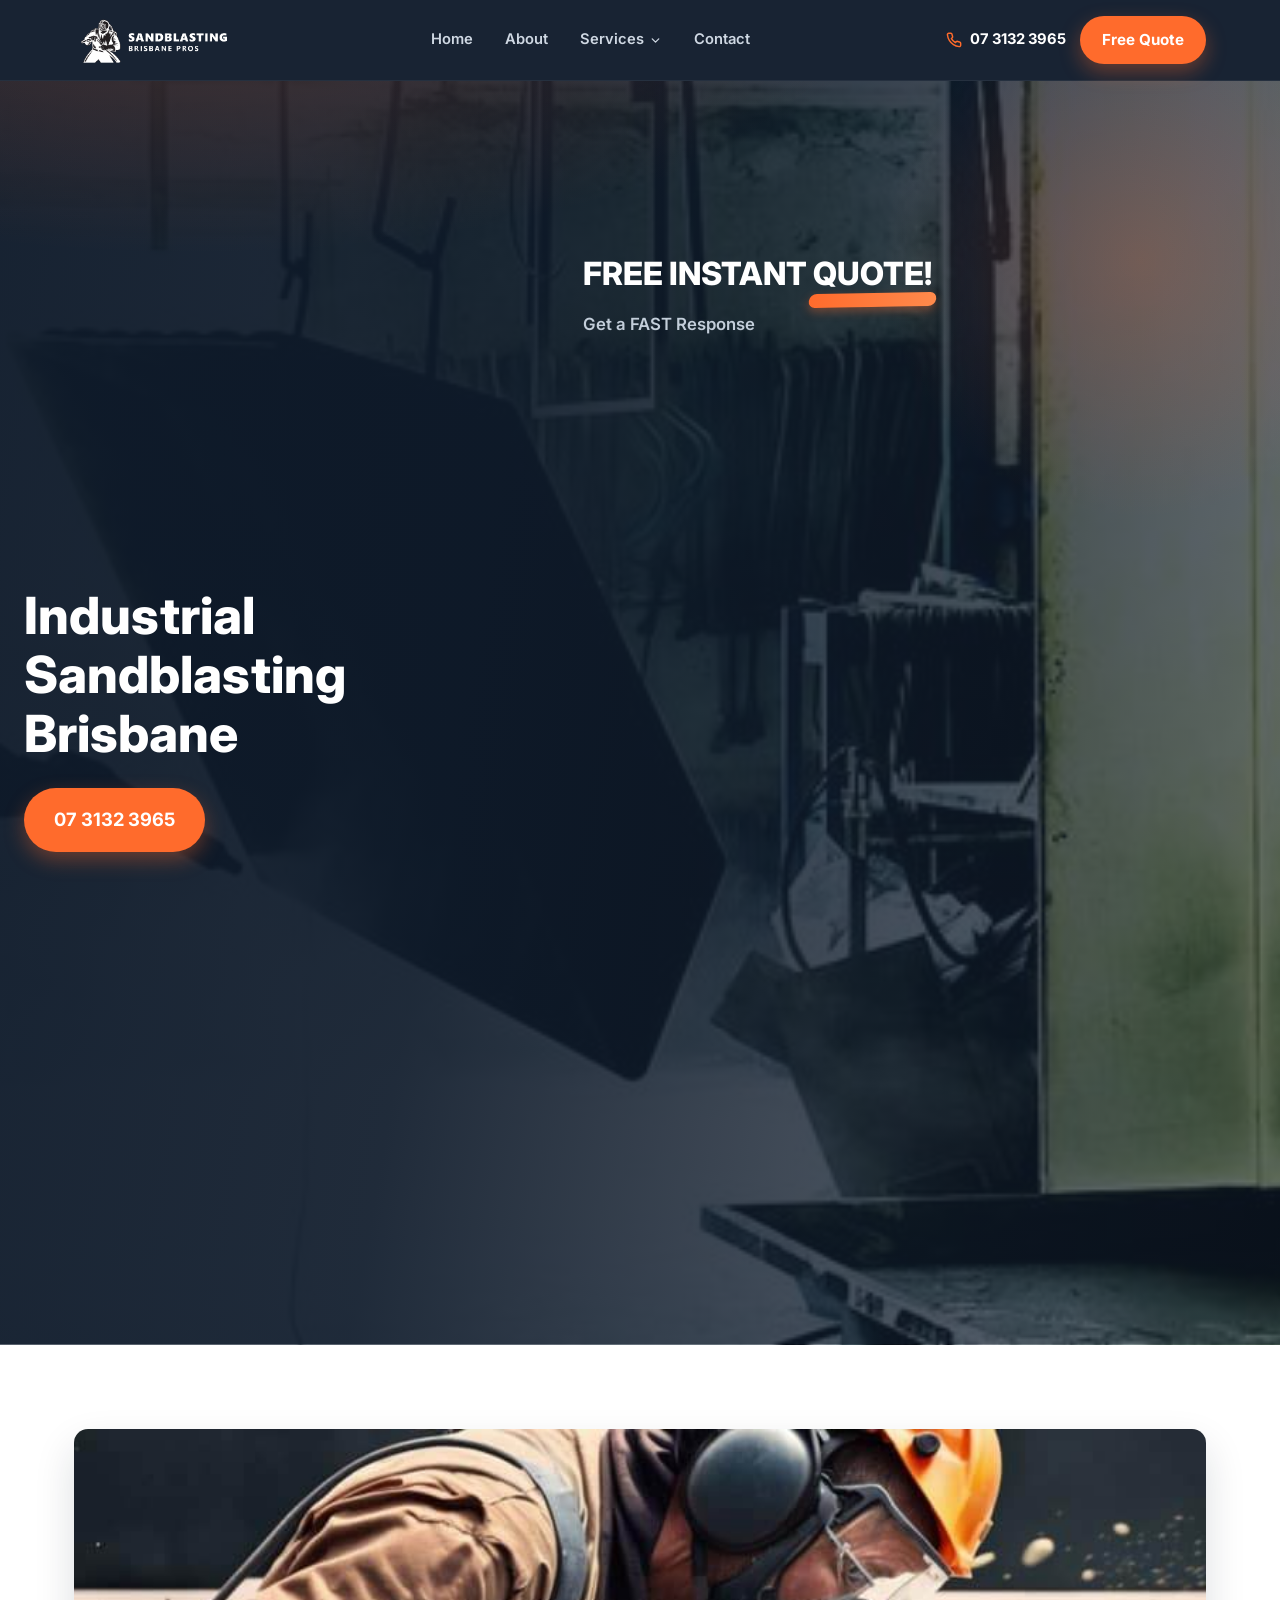
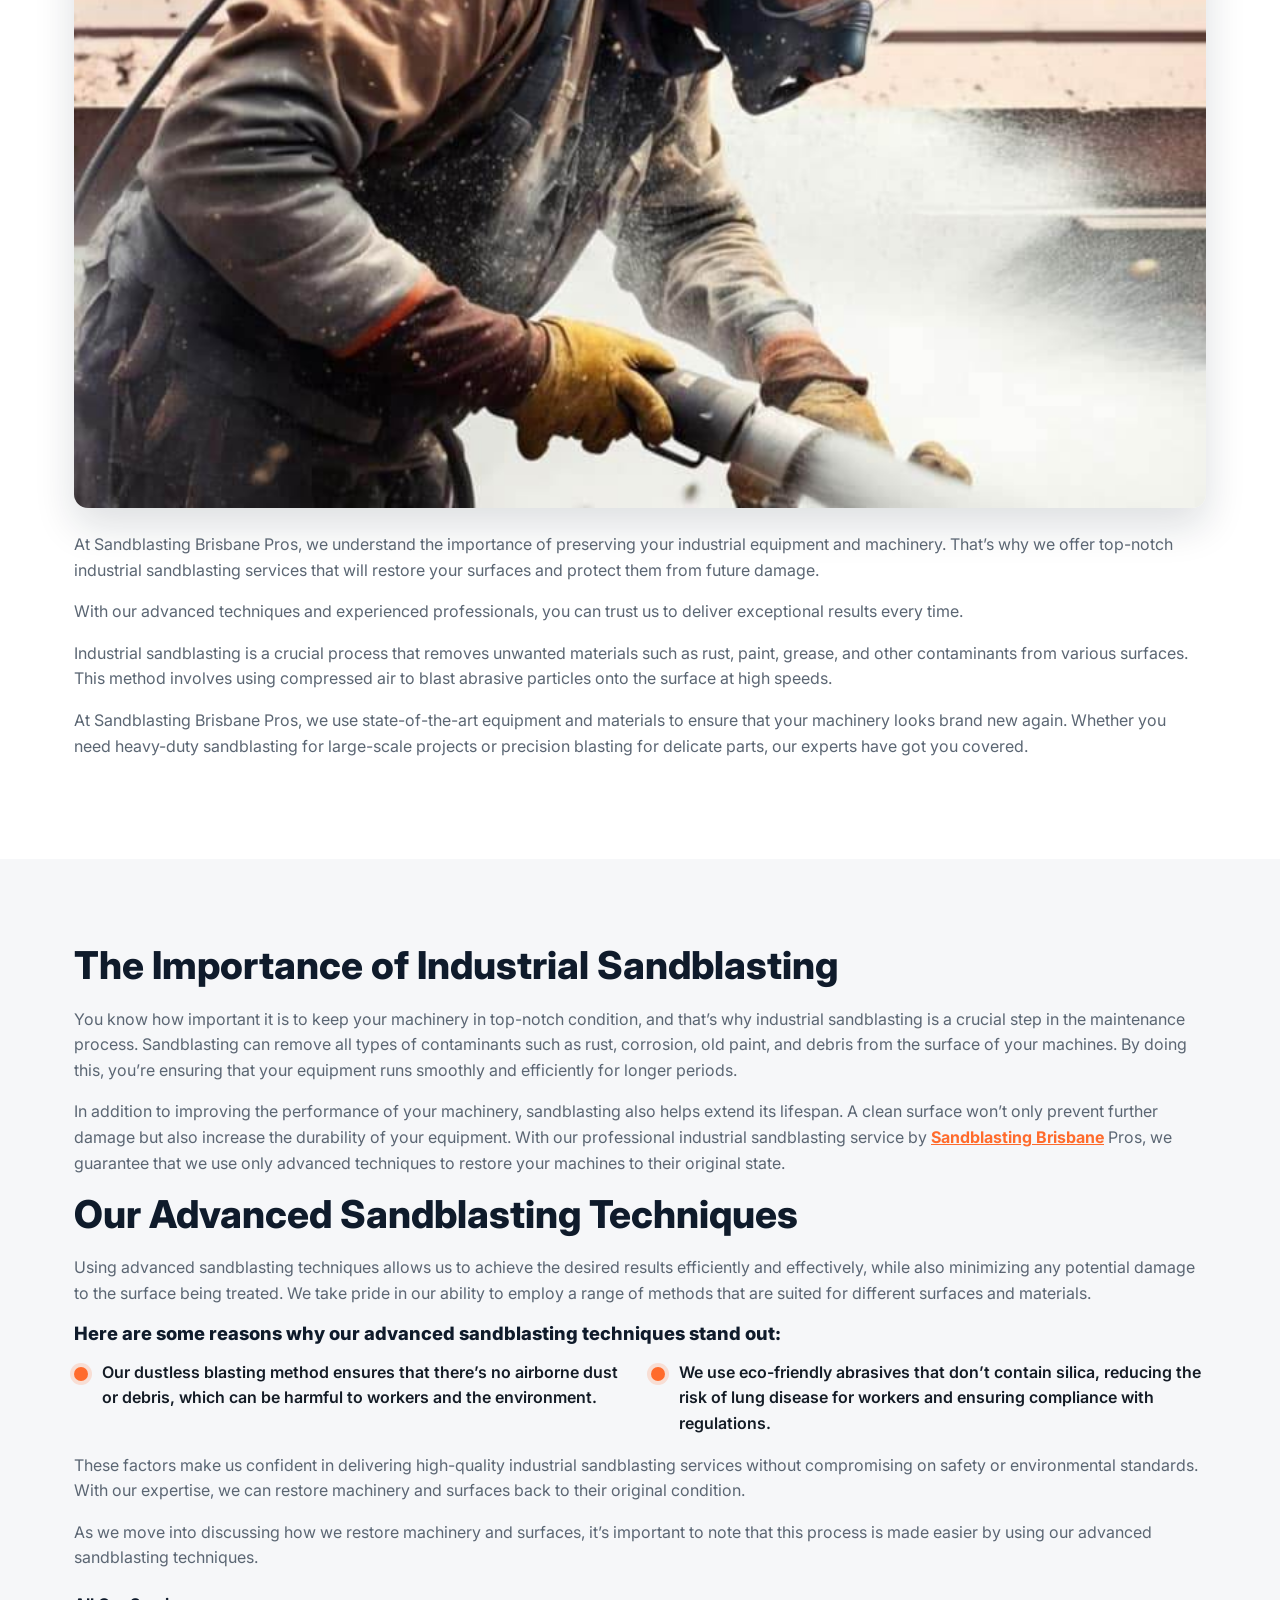
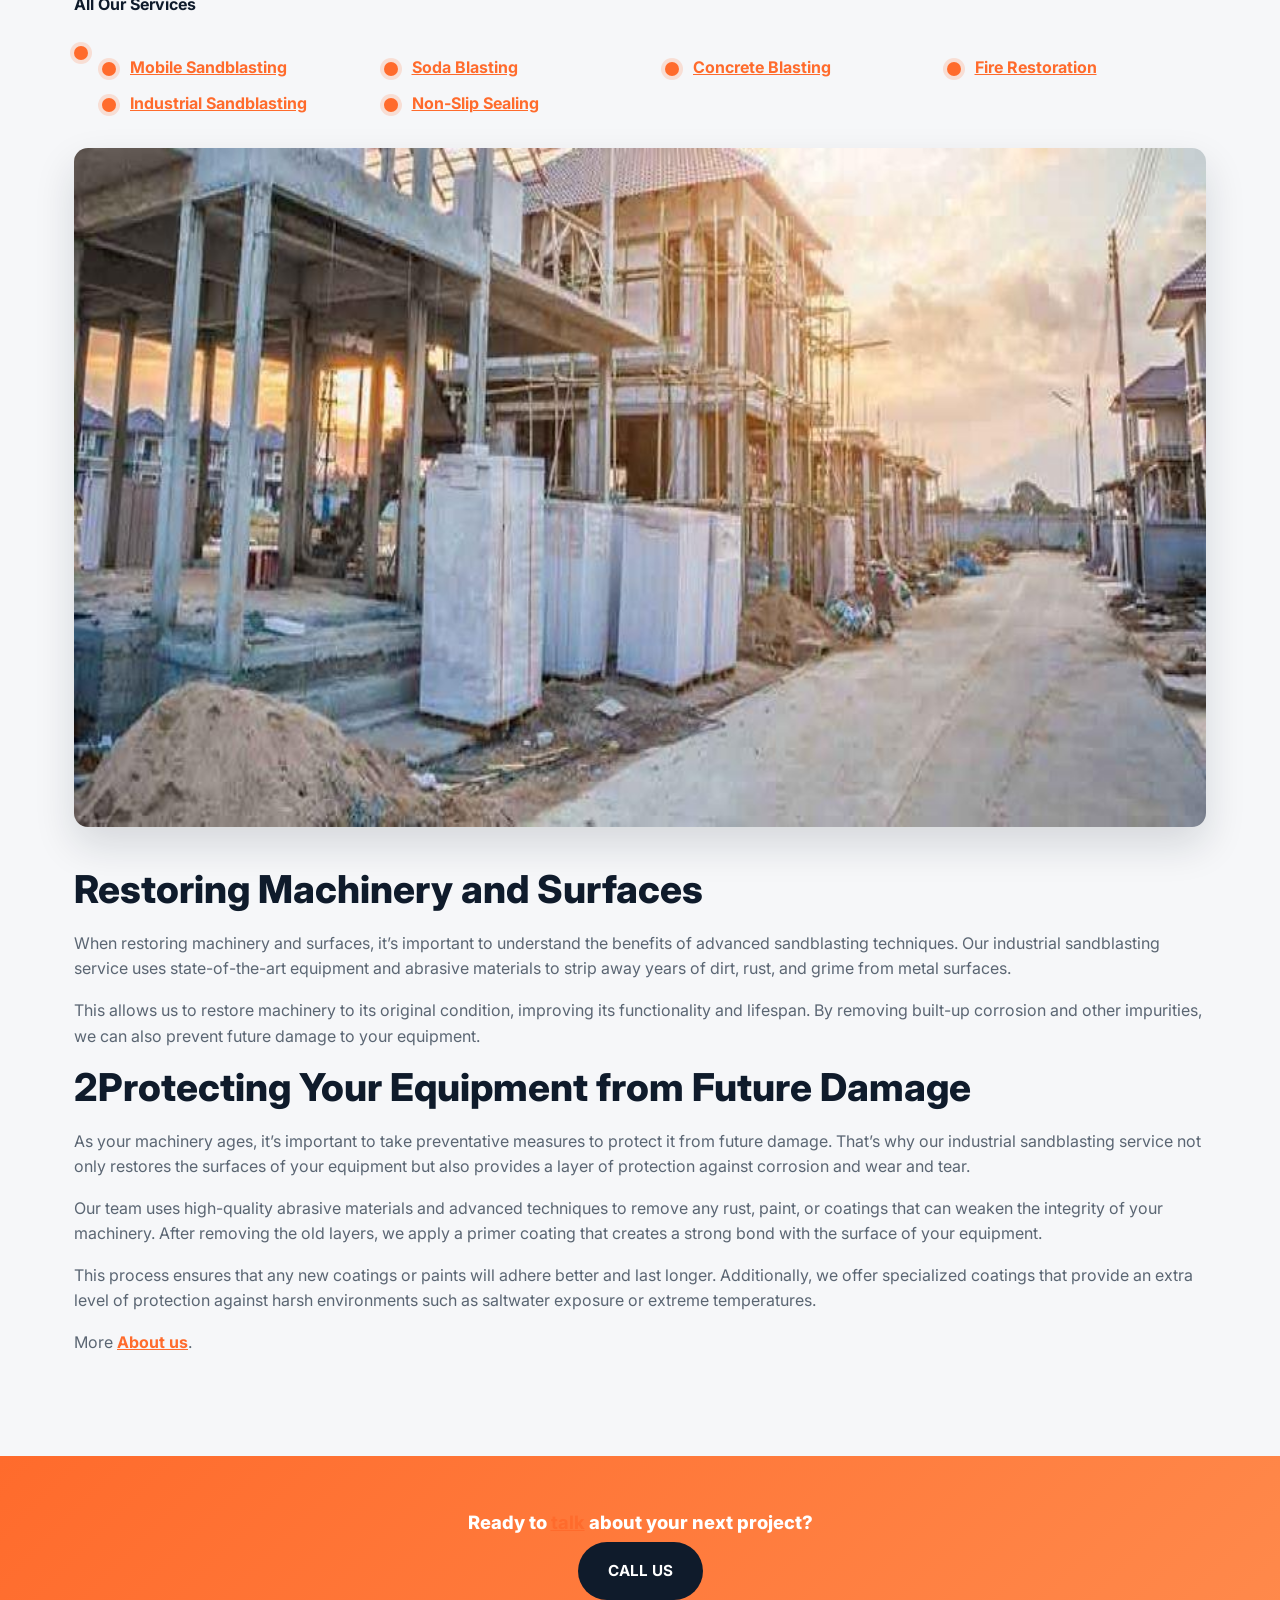
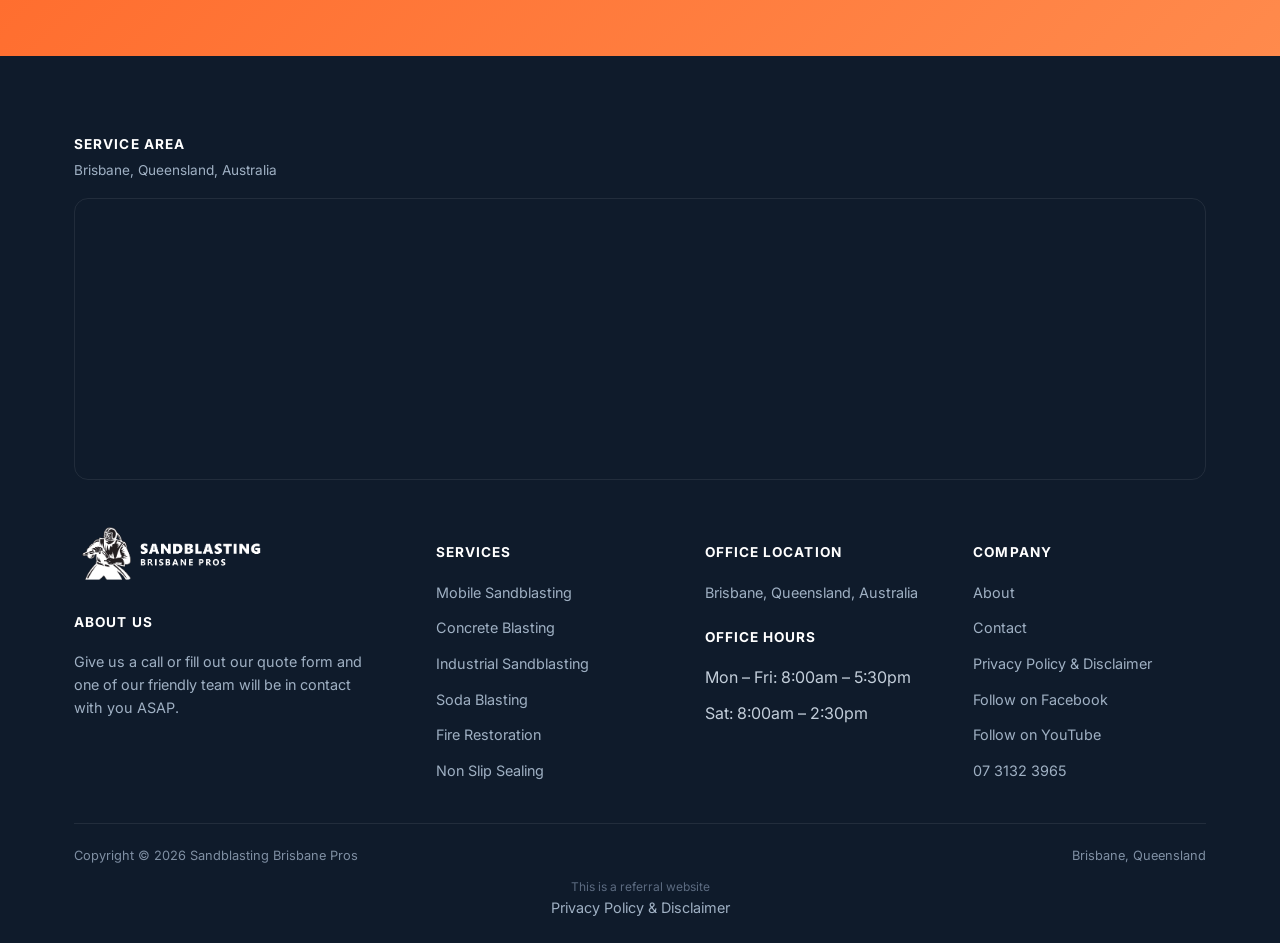
<file: industrial-sandblasting/index.html>
<!doctype html>
<html lang="en-AU">
<head>
<!-- Google tag (gtag.js) -->
<script async src="https://www.googletagmanager.com/gtag/js?id=AW-11084880092"></script>
<script>
  window.dataLayer = window.dataLayer || [];
  function gtag(){dataLayer.push(arguments);}
  gtag('js', new Date());
  gtag('config', 'AW-11084880092');
</script>
<meta charset="UTF-8">
<meta name="viewport" content="width=device-width, initial-scale=1.0">
<link rel="icon" href="/favicon-32.png" sizes="32x32" type="image/png">
<link rel="icon" href="/favicon-192.png" sizes="192x192" type="image/png">
<link rel="apple-touch-icon" href="/apple-touch-icon.png">
<title>Industrial Sandblasting - Sandblasting Brisbane Pros</title>
<meta name="description" content="At Sandblasting Brisbane Pros, we understand the importance of preserving your industrial equipment and machinery. That&#x27;s why we offer top-notch industrial">
<meta name="robots" content="follow, index, max-snippet:-1, max-video-preview:-1, max-image-preview:large">
<link rel="canonical" href="https://sandblastingbrisbanepros.com.au/industrial-sandblasting/">
<meta property="og:locale" content="en_US">
<meta property="og:type" content="article">
<meta property="og:title" content="Industrial Sandblasting - Sandblasting Brisbane Pros">
<meta property="og:description" content="At Sandblasting Brisbane Pros, we understand the importance of preserving your industrial equipment and machinery. That&#x27;s why we offer top-notch industrial">
<meta property="og:url" content="https://sandblastingbrisbanepros.com.au/industrial-sandblasting/">
<meta property="og:site_name" content="Sandblasting Brisbane Pros">
<meta name="twitter:card" content="summary_large_image">
<meta name="twitter:title" content="Industrial Sandblasting - Sandblasting Brisbane Pros">
<meta name="twitter:description" content="At Sandblasting Brisbane Pros, we understand the importance of preserving your industrial equipment and machinery. That&#x27;s why we offer top-notch industrial">
<meta name="twitter:label1" content="Time to read">
<meta name="twitter:data1" content="9 minutes">
<script type="application/ld+json">{"@context": "https://schema.org", "@graph": [{"@type": "Place", "@id": "https://sandblastingbrisbanepros.com.au/#place", "address": {"@type": "PostalAddress", "addressLocality": "Brisbane", "addressRegion": "Queensland", "addressCountry": "Australia"}}, {"@type": "Organization", "@id": "https://sandblastingbrisbanepros.com.au/#organization", "name": "Sandblasting Brisbane Pros", "url": "https://sandblastingbrisbanepros.com.au", "email": "info@sandblastingbrisbanepros.com.au", "address": {"@type": "PostalAddress", "addressLocality": "Brisbane", "addressRegion": "Queensland", "addressCountry": "Australia"}, "logo": {"@type": "ImageObject", "@id": "https://sandblastingbrisbanepros.com.au/#logo", "url": "https://sandblastingbrisbanepros.com.au/images/Brisbane-2-Sandblasting-Main-Square-ON-SOLID.png", "contentUrl": "https://sandblastingbrisbanepros.com.au/images/Brisbane-2-Sandblasting-Main-Square-ON-SOLID.png", "caption": "Sandblasting Brisbane Pros", "inLanguage": "en-US", "width": "600", "height": "600"}, "contactPoint": [{"@type": "ContactPoint", "telephone": "+61-7-3132-3965", "contactType": "customer support"}], "location": {"@id": "https://sandblastingbrisbanepros.com.au/#place"}}, {"@type": "WebSite", "@id": "https://sandblastingbrisbanepros.com.au/#website", "url": "https://sandblastingbrisbanepros.com.au", "name": "Sandblasting Brisbane Pros", "alternateName": "Brisbane Sandblasting and Soda Blasting Services", "publisher": {"@id": "https://sandblastingbrisbanepros.com.au/#organization"}, "inLanguage": "en-US"}, {"@type": "WebPage", "@id": "https://sandblastingbrisbanepros.com.au/industrial-sandblasting/#webpage", "url": "https://sandblastingbrisbanepros.com.au/industrial-sandblasting/", "name": "Industrial Sandblasting - Sandblasting Brisbane Pros", "datePublished": "2023-06-27T18:32:20+00:00", "dateModified": "2025-04-03T05:07:59+00:00", "isPartOf": {"@id": "https://sandblastingbrisbanepros.com.au/#website"}, "inLanguage": "en-US"}, {"@type": "Person", "@id": "https://sandblastingbrisbanepros.com.au/author/sandblasting-brisbane-pros/", "name": "Sandblasting Brisbane Pros", "url": "https://sandblastingbrisbanepros.com.au/author/sandblasting-brisbane-pros/", "image": {"@type": "ImageObject", "@id": "https://secure.gravatar.com/avatar/1a805ecce72dbea624f8210f16b617142cd50f277b3b90b3f68485606a558cd0?s=96&amp;d=mm&amp;r=g", "url": "https://secure.gravatar.com/avatar/1a805ecce72dbea624f8210f16b617142cd50f277b3b90b3f68485606a558cd0?s=96&amp;d=mm&amp;r=g", "caption": "Sandblasting Brisbane Pros", "inLanguage": "en-US"}, "sameAs": ["https://sandblastingbrisbanepros.com.au"], "worksFor": {"@id": "https://sandblastingbrisbanepros.com.au/#organization"}}, {"@type": "Article", "headline": "Industrial Sandblasting - Sandblasting Brisbane Pros", "datePublished": "2023-06-27T18:32:20+00:00", "dateModified": "2025-04-03T05:07:59+00:00", "author": {"@id": "https://sandblastingbrisbanepros.com.au/author/sandblasting-brisbane-pros/", "name": "Sandblasting Brisbane Pros"}, "publisher": {"@id": "https://sandblastingbrisbanepros.com.au/#organization"}, "description": "At Sandblasting Brisbane Pros, we understand the importance of preserving your industrial equipment and machinery. That&#039;s why we offer top-notch industrial", "name": "Industrial Sandblasting - Sandblasting Brisbane Pros", "@id": "https://sandblastingbrisbanepros.com.au/industrial-sandblasting/#richSnippet", "isPartOf": {"@id": "https://sandblastingbrisbanepros.com.au/industrial-sandblasting/#webpage"}, "inLanguage": "en-US", "mainEntityOfPage": {"@id": "https://sandblastingbrisbanepros.com.au/industrial-sandblasting/#webpage"}}]}</script>
<script type="application/ld+json">{"@context": "https://schema.org", "@type": "Service", "serviceType": "Industrial Sandblasting", "name": "Industrial Sandblasting Brisbane", "provider": {"@id": "https://sandblastingbrisbanepros.com.au/#localbusiness"}, "areaServed": {"@type": "City", "name": "Brisbane"}, "url": "https://sandblastingbrisbanepros.com.au/industrial-sandblasting/"}</script>
<script type="application/ld+json">{"@context": "https://schema.org", "@type": "BreadcrumbList", "itemListElement": [{"@type": "ListItem", "position": 1, "name": "Home", "item": "https://sandblastingbrisbanepros.com.au/"}, {"@type": "ListItem", "position": 2, "name": "Industrial Sandblasting", "item": "https://sandblastingbrisbanepros.com.au/industrial-sandblasting/"}]}</script>
<link rel="preconnect" href="https://fonts.googleapis.com">
<link rel="preconnect" href="https://fonts.gstatic.com" crossorigin>
<link rel="preload" as="style" href="https://fonts.googleapis.com/css2?family=Inter:wght@400;500;600;700;800&display=swap" onload="this.onload=null;this.rel='stylesheet'">
<noscript><link rel="stylesheet" href="https://fonts.googleapis.com/css2?family=Inter:wght@400;500;600;700;800&display=swap"></noscript>
<link rel="stylesheet" href="/css/style.css">
<style id="mnfix">.mobile-menu.open{max-height:calc(100vh - 150px);max-height:calc(100dvh - 150px);overflow-y:auto;-webkit-overflow-scrolling:touch;overscroll-behavior:contain}.mobile-menu.msub-ready .mobile-submenu{display:none}.mobile-menu.msub-ready .mobile-submenu.open{display:flex}.mobile-menu a.msub-parent{display:flex;justify-content:space-between;align-items:center}.mobile-menu a.msub-parent::after{content:"";width:8px;height:8px;border-right:2px solid currentColor;border-bottom:2px solid currentColor;transform:rotate(45deg);margin-right:6px;transition:transform .2s}.mobile-menu a.msub-parent[aria-expanded=true]::after{transform:rotate(-135deg)}</style></head>
<body>
<header>
  <div class="nav wrap">
    <a href="/" class="brand"><img src="/images/Brisbane-Sandblasting-Main.png" alt="Sandblasting Brisbane Pros logo" width="521" height="149"></a>
    <nav class="links">
      <a href="/">Home</a><a href="/about/">About</a>
      <div class="nav-item"><a href="#!" onclick="return false;">Services <svg viewBox="0 0 24 24" fill="none" stroke-width="2.4" stroke-linecap="round" stroke-linejoin="round"><path d="m6 9 6 6 6-6"/></svg></a><div class="nav-dropdown"><a href="/mobile-sandblasting/">Mobile Sandblasting</a><a href="/concrete-blasting/">Concrete Blasting</a><a href="/industrial-sandblasting/">Industrial Sandblasting</a><a href="/soda-blasting/">Soda Blasting</a><a href="/fire-restoration/">Fire Restoration</a><a href="/non-slip-sealing/">Non Slip Sealing</a></div></div>
      <a href="/contact/">Contact</a>
    </nav>
    <div class="nav-cta">
      <a href="tel:+61731323965" class="phone-pill"><svg viewBox="0 0 24 24" fill="none" stroke-width="2.2" stroke-linecap="round" stroke-linejoin="round"><path d="M22 16.92v3a2 2 0 0 1-2.18 2 19.79 19.79 0 0 1-8.63-3.07 19.5 19.5 0 0 1-6-6 19.79 19.79 0 0 1-3.07-8.67A2 2 0 0 1 4.11 2h3a2 2 0 0 1 2 1.72c.127.96.362 1.903.7 2.81a2 2 0 0 1-.45 2.11L8.09 9.91a16 16 0 0 0 6 6l1.27-1.27a2 2 0 0 1 2.11-.45c.907.338 1.85.573 2.81.7A2 2 0 0 1 22 16.92z"/></svg> 07 3132 3965</a>
      <a href="#quote" class="btn btn-primary" style="padding:10px 20px;">Free Quote</a>
      <button type="button" class="hamburger-btn" id="hamburgerBtn" aria-label="Open menu" aria-expanded="false"><svg viewBox="0 0 24 24" fill="none" stroke="#fff" stroke-width="2.4" stroke-linecap="round" stroke-linejoin="round"><path d="M4 7h16M4 12h16M4 17h16"/></svg></button>
    </div>
  </div>
  <div class="mobile-menu" id="mobileMenu"><a href="/">Home</a><a href="/about/">About</a><a href="/services/" style="display:none"></a><div class="mobile-submenu"><a href="/mobile-sandblasting/">Mobile Sandblasting</a><a href="/concrete-blasting/">Concrete Blasting</a><a href="/industrial-sandblasting/">Industrial Sandblasting</a><a href="/soda-blasting/">Soda Blasting</a><a href="/fire-restoration/">Fire Restoration</a><a href="/non-slip-sealing/">Non Slip Sealing</a></div><a href="/contact/">Contact</a><a href="tel:+61731323965" class="mobile-menu-phone">Call 07 3132 3965</a><a href="#quote" class="btn btn-primary" style="width:100%;">Free Quote</a></div>
</header>
<main>
<section class="hero" id="top"><div class="hero-inner"><div class="hero-copy"><div class="row"><div class="text"><h1>Industrial Sandblasting Brisbane</h1></div><p class="btn-wrap"><a class="btn btn-primary" href="tel:+61731323965">07 3132 3965</a></p></div></div><div class="hero-form" id="quote">
      <div class="hero-form-head"><p class="response-time">FREE INSTANT <span class="highlight">QUOTE!</span></p><p class="response-sub">Get a FAST Response</p></div>
      <div class="form-card"><iframe src="https://api.leadconnectorhq.com/widget/form/bKBavPgEwGS7zOEv9Xl7" style="width:100%;height:100%;min-height:815px;border:none;border-radius:14px" id="inline-bKBavPgEwGS7zOEv9Xl7" data-layout="{'id':'INLINE'}" data-trigger-type="alwaysShow" data-trigger-value="" data-activation-type="alwaysActivated" data-activation-value="" data-deactivation-type="neverDeactivate" data-deactivation-value="" data-form-name="Brisbane Sandblasting" data-height="815" data-layout-iframe-id="inline-bKBavPgEwGS7zOEv9Xl7" data-form-id="bKBavPgEwGS7zOEv9Xl7" data-cookie-consent="true" data-cookie-consent-provider="auto" title="Brisbane Sandblasting"></iframe></div>
    </div></div></section>
<section class=""><div class="wrap"><div class="row"><div class="figure"><img src="/images/Bribane-Sandblasting-2.jpg" alt="Industrial sandblasting brisbane" width="800" height="480" loading="lazy" decoding="async"></div><div class="text"><p>At Sandblasting Brisbane Pros, we understand the importance of preserving your industrial equipment and machinery. That’s why we offer top-notch industrial sandblasting services that will restore your surfaces and protect them from future damage.</p>
<p>With our advanced techniques and experienced professionals, you can trust us to deliver exceptional results every time.</p>
<p>Industrial sandblasting is a crucial process that removes unwanted materials such as rust, paint, grease, and other contaminants from various surfaces. This method involves using compressed air to blast abrasive particles onto the surface at high speeds.</p>
<p>At Sandblasting Brisbane Pros, we use state-of-the-art equipment and materials to ensure that your machinery looks brand new again. Whether you need heavy-duty sandblasting for large-scale projects or precision blasting for delicate parts, our experts have got you covered.</p></div></div></div></section>
<section class="bg-paper"><div class="wrap"><div class="row"><div class="text"><h2>The Importance of Industrial Sandblasting</h2>
<p>You know how important it is to keep your machinery in top-notch condition, and that’s why industrial sandblasting is a crucial step in the maintenance process. Sandblasting can remove all types of contaminants such as rust, corrosion, old paint, and debris from the surface of your machines. By doing this, you’re ensuring that your equipment runs smoothly and efficiently for longer periods.</p>
<p>In addition to improving the performance of your machinery, sandblasting also helps extend its lifespan. A clean surface won’t only prevent further damage but also increase the durability of your equipment. With our professional industrial sandblasting service by <a href="/">Sandblasting Brisbane</a> Pros, we guarantee that we use only advanced techniques to restore your machines to their original state.</p>
<h2>Our Advanced Sandblasting Techniques</h2>
<p>Using advanced sandblasting techniques allows us to achieve the desired results efficiently and effectively, while also minimizing any potential damage to the surface being treated. We take pride in our ability to employ a range of methods that are suited for different surfaces and materials.</p>
<h3>Here are some reasons why our advanced sandblasting techniques stand out:</h3>
<ul>
<li>Our dustless blasting method ensures that there’s no airborne dust or debris, which can be harmful to workers and the environment.</li>
<li>We use eco-friendly abrasives that don’t contain silica, reducing the risk of lung disease for workers and ensuring compliance with regulations.</li>
</ul>
<p>These factors make us confident in delivering high-quality industrial sandblasting services without compromising on safety or environmental standards. With our expertise, we can restore machinery and surfaces back to their original condition.</p>
<p>As we move into discussing how we restore machinery and surfaces, it’s important to note that this process is made easier by using our advanced sandblasting techniques.</p></div><div class="text"><h4><strong>All Our Services</strong></h4>
<ul>
<li>
<ul>
<li><a href="/mobile-sandblasting/">Mobile Sandblasting</a></li>
<li><a href="/soda-blasting/">Soda Blasting</a></li>
<li><a href="/concrete-blasting/">Concrete Blasting</a></li>
<li><a href="/fire-restoration/">Fire Restoration</a></li>
<li><a href="/industrial-sandblasting/">Industrial Sandblasting</a></li>
<li><a href="/non-slip-sealing/">Non-Slip Sealing</a></li>
</ul>
</li>
</ul></div><div class="figure"><img src="/images/Commercial-Foundations-madison-wi-concrete_1.jpg" alt="Industrial sandblasting brisbane" width="800" height="480" loading="lazy" decoding="async"></div></div><div class="row"><div class="text"><h2>Restoring Machinery and Surfaces</h2>
<p>When restoring machinery and surfaces, it’s important to understand the benefits of advanced sandblasting techniques. Our industrial sandblasting service uses state-of-the-art equipment and abrasive materials to strip away years of dirt, rust, and grime from metal surfaces.</p>
<p>This allows us to restore machinery to its original condition, improving its functionality and lifespan. By removing built-up corrosion and other impurities, we can also prevent future damage to your equipment.</p>
<h2>2Protecting Your Equipment from Future Damage</h2>
<p>As your machinery ages, it’s important to take preventative measures to protect it from future damage. That’s why our industrial sandblasting service not only restores the surfaces of your equipment but also provides a layer of protection against corrosion and wear and tear.</p>
<p>Our team uses high-quality abrasive materials and advanced techniques to remove any rust, paint, or coatings that can weaken the integrity of your machinery. After removing the old layers, we apply a primer coating that creates a strong bond with the surface of your equipment.</p>
<p>This process ensures that any new coatings or paints will adhere better and last longer. Additionally, we offer specialized coatings that provide an extra level of protection against harsh environments such as saltwater exposure or extreme temperatures.</p></div><div class="text"><p>More <a href="/about/">About us</a>.</p></div></div></div></section>
<section class="cta-strip"><div class="wrap"><div class="row"><div class="text">
<h3>Ready to <a href="/contact/">talk</a> about your next project?</h3></div><div class="hero-actions"><a class="btn btn-dark" href="tel:+61731323965">CALL US</a></div></div></div></section>

</main>
<footer>
  <div class="wrap">
    <div class="footer-map-head"><h4>Service Area</h4><p>Brisbane, Queensland, Australia</p></div>
    <div class="footer-map"><iframe src="https://www.google.com/maps/embed?pb=!1m14!1m8!1m3!1d453477.6536737166!2d152.9931964!3d-27.3821429!3m2!1i1024!2i768!4f13.1!3m3!1m2!1s0x8f4a7a86e085a247%3A0x16456ffaeec5b2f6!2sSandblasting%20Brisbane%20Pros!5e0!3m2!1sen!2sau!4v1687881311040!5m2!1sen!2sau" width="600" height="280" style="border:0" allowfullscreen loading="lazy" referrerpolicy="no-referrer-when-downgrade" title="Sandblasting Brisbane Pros service area map"></iframe></div>
    <div class="footer-grid">
      <div class="footer-brand"><a href="/" class="brand"><img src="/images/Brisbane-Sandblasting-Main.png" alt="Sandblasting Brisbane Pros" width="521" height="149" loading="lazy"></a>
        <h4>About us</h4><p>Give us a call or fill out our quote form and one of our friendly team will be in contact with you ASAP.</p></div>
      <div><h4>Services</h4><ul><li><a href="/mobile-sandblasting/">Mobile Sandblasting</a></li><li><a href="/concrete-blasting/">Concrete Blasting</a></li><li><a href="/industrial-sandblasting/">Industrial Sandblasting</a></li><li><a href="/soda-blasting/">Soda Blasting</a></li><li><a href="/fire-restoration/">Fire Restoration</a></li><li><a href="/non-slip-sealing/">Non Slip Sealing</a></li></ul></div>
      <div><h4>Office Location</h4><ul><li><a href="https://goo.gl/maps/e6NTSUh4F3G5m8Z46" target="_blank" rel="noopener">Brisbane, Queensland, Australia</a></li></ul>
        <h4 style="margin-top:22px;">Office Hours</h4><ul><li>Mon &ndash; Fri: 8:00am &ndash; 5:30pm</li><li>Sat: 8:00am &ndash; 2:30pm</li></ul></div>
      <div><h4>Company</h4><ul><li><a href="/about/">About</a></li><li><a href="/contact/">Contact</a></li><li><a href="/privacy-policy/">Privacy Policy &amp; Disclaimer</a></li><li><a href="https://www.facebook.com/profile.php?id=100093681055703" target="_blank" rel="noopener">Follow on Facebook</a></li><li><a href="https://www.youtube.com/@SandblstingBrisbanePros-dn4zj" target="_blank" rel="noopener">Follow on YouTube</a></li><li><a href="tel:+61731323965">07 3132 3965</a></li></ul></div>
    </div>
    <div class="footer-bottom"><span>Copyright &copy; 2026 Sandblasting Brisbane Pros</span><span>Brisbane, Queensland</span></div>
    <div class="footer-disclosure">This is a referral website<br><a href="/privacy-policy/">Privacy Policy &amp; Disclaimer</a></div>
  </div>
</footer>
<script>
(function(){var b=document.getElementById('hamburgerBtn'),m=document.getElementById('mobileMenu');if(!b||!m)return;b.addEventListener('click',function(){var o=m.classList.toggle('open');b.setAttribute('aria-expanded',o?'true':'false');});})();
</script>
<script src="https://link.msgsndr.com/js/form_embed.js" defer></script>
<script id="mnfixjs">(function(){var m=document.getElementById("mobileMenu");if(!m)return;m.querySelectorAll(".mobile-submenu").forEach(function(s){var p=s.previousElementSibling;if(!p||p.tagName!=="A")return;var a=document.createElement("a");a.href=p.getAttribute("href");a.textContent="All "+p.textContent.trim();s.insertBefore(a,s.firstChild);m.classList.add("msub-ready");p.classList.add("msub-parent");p.setAttribute("aria-expanded","false");p.addEventListener("click",function(e){e.preventDefault();var o=s.classList.toggle("open");p.setAttribute("aria-expanded",o?"true":"false")})});var b=document.getElementById("hamburgerBtn");document.addEventListener("pointerdown",function(e){if(!m.classList.contains("open")||m.contains(e.target)||(b&&b.contains(e.target)))return;m.classList.remove("open");if(b)b.setAttribute("aria-expanded","false")})})();</script></body>
</html>
</file>
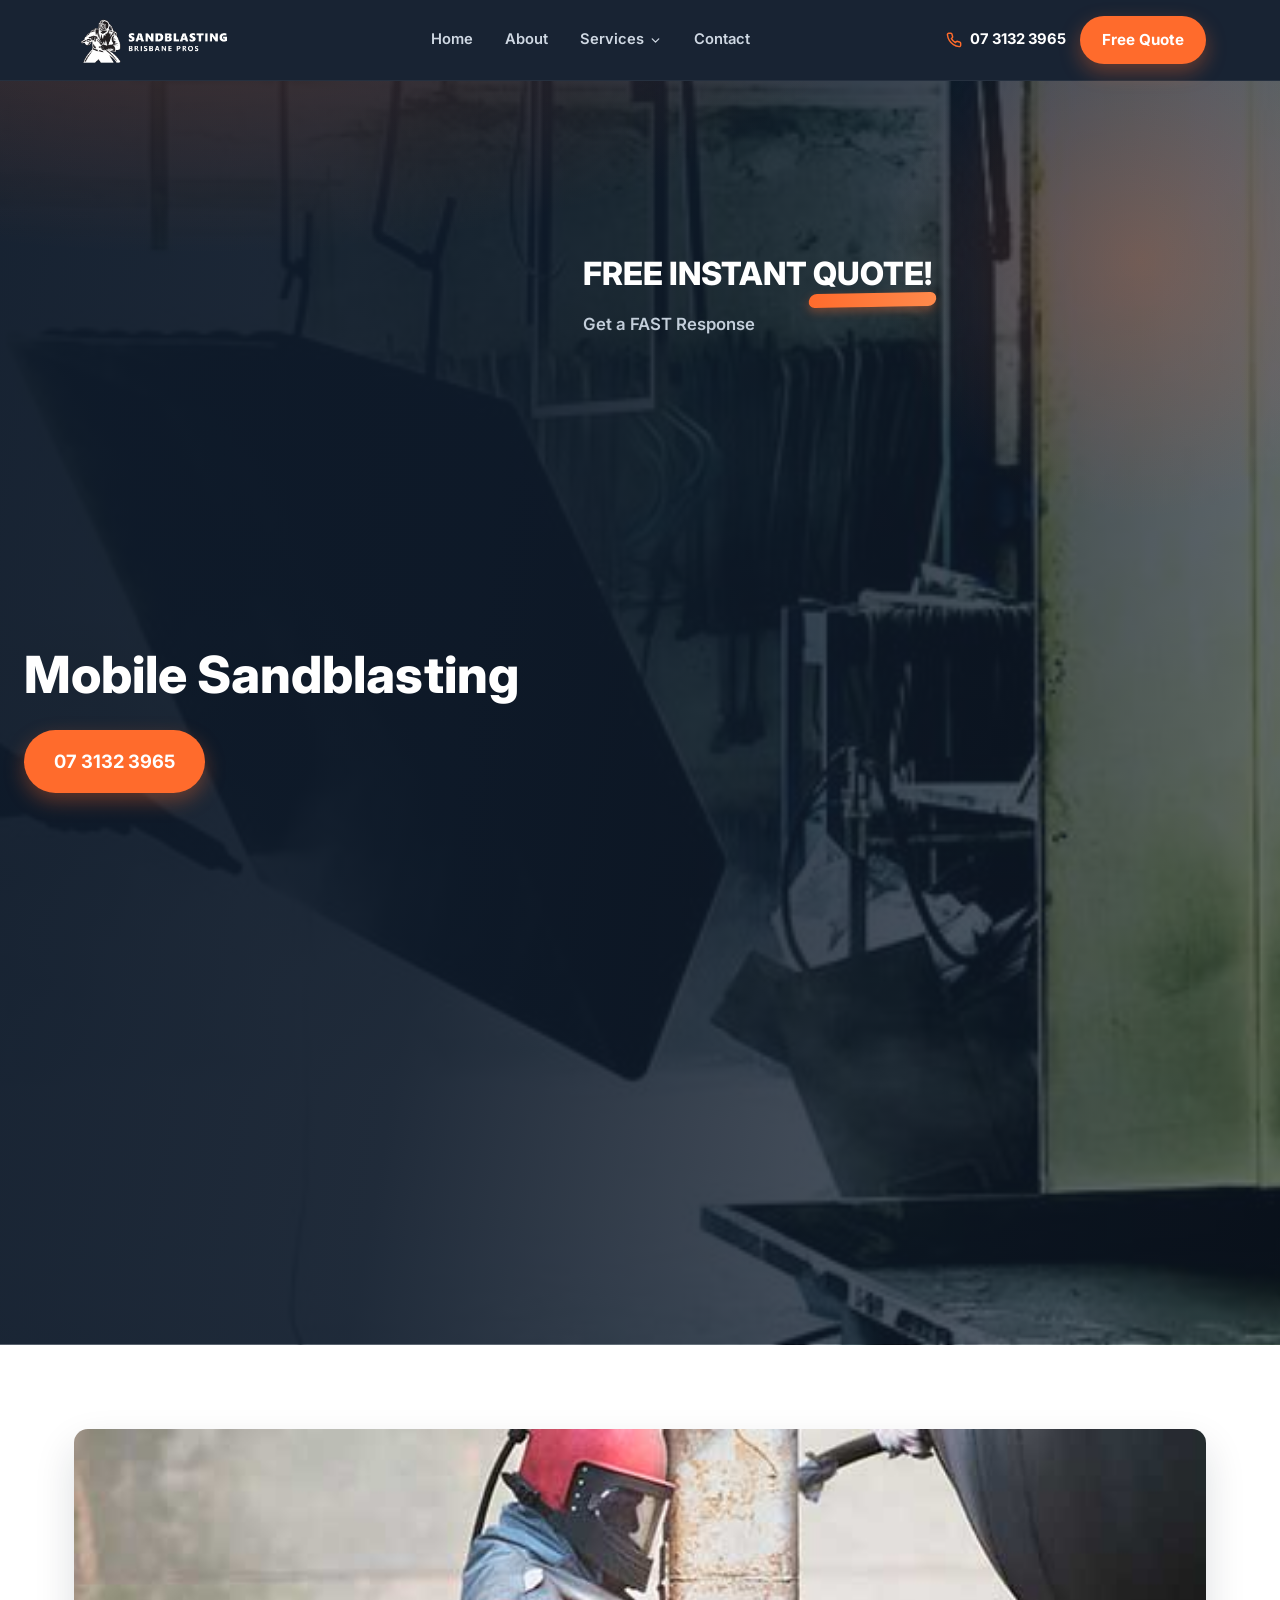
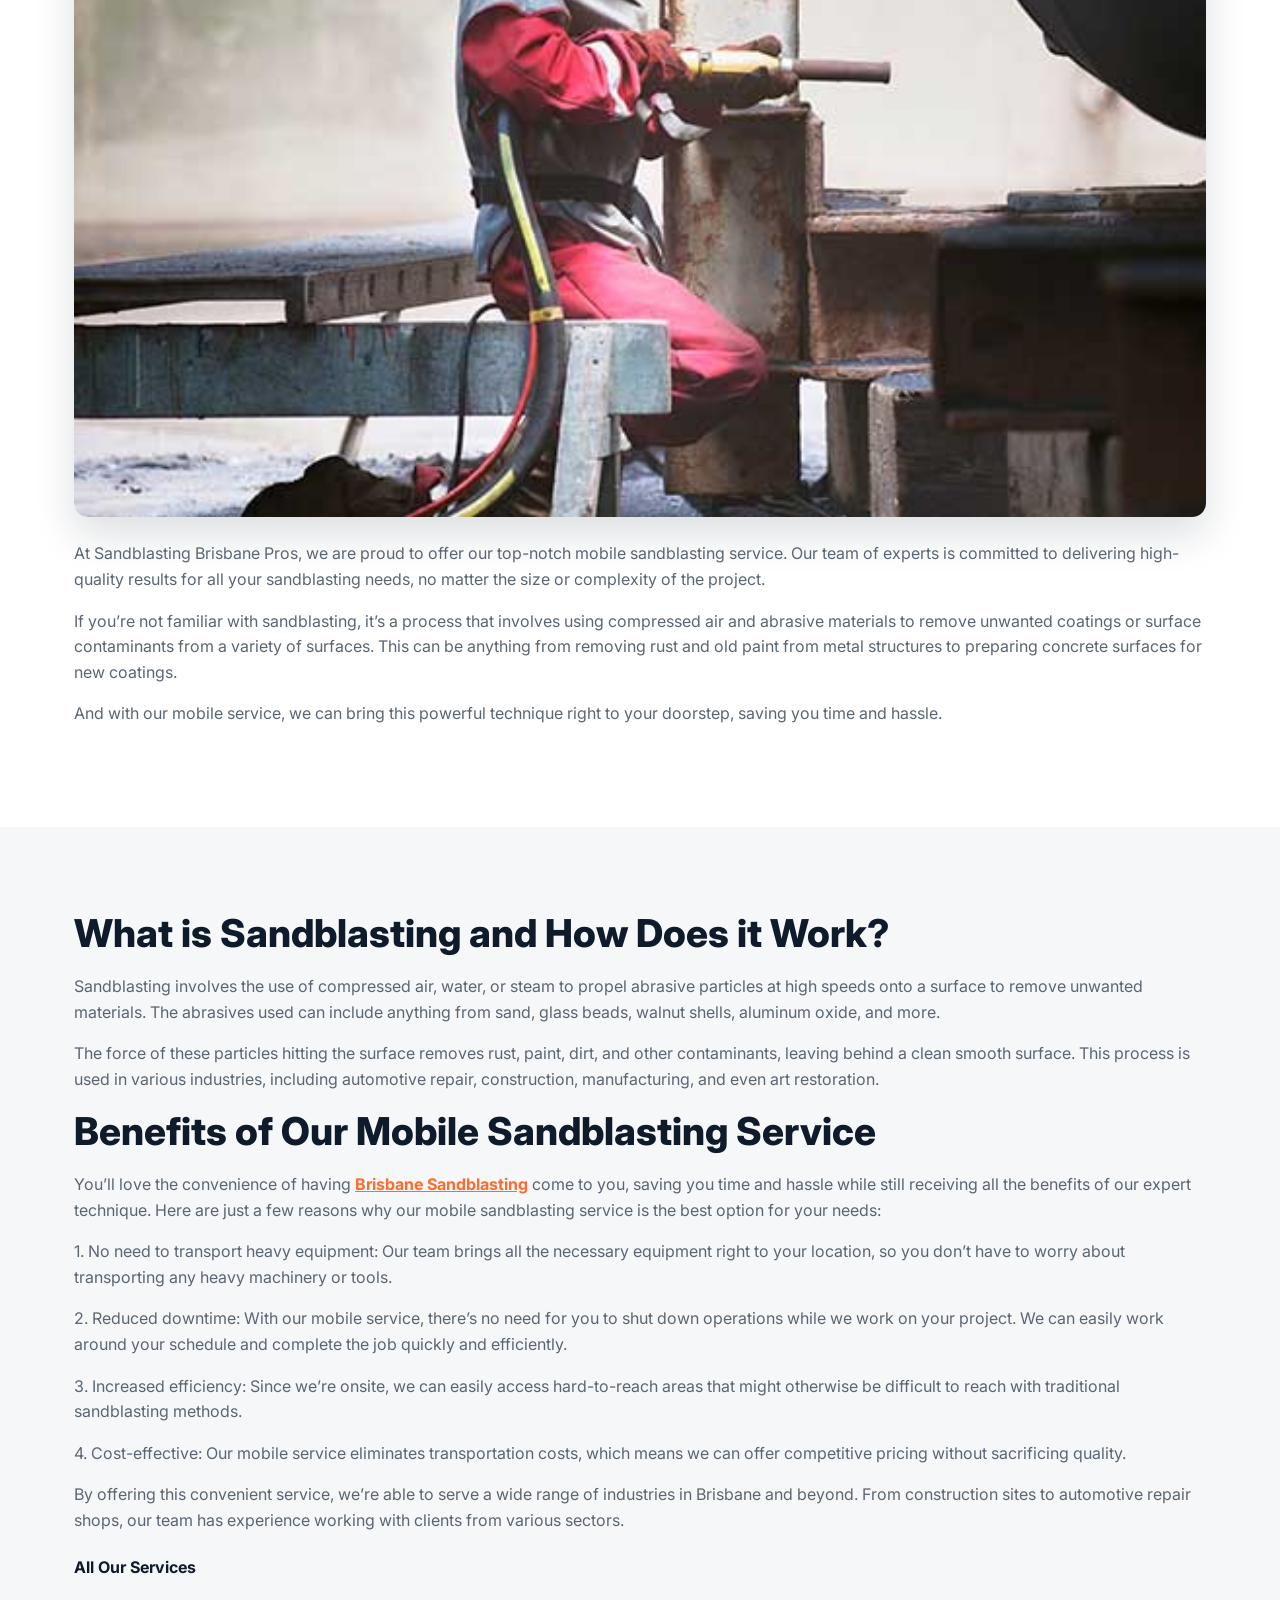
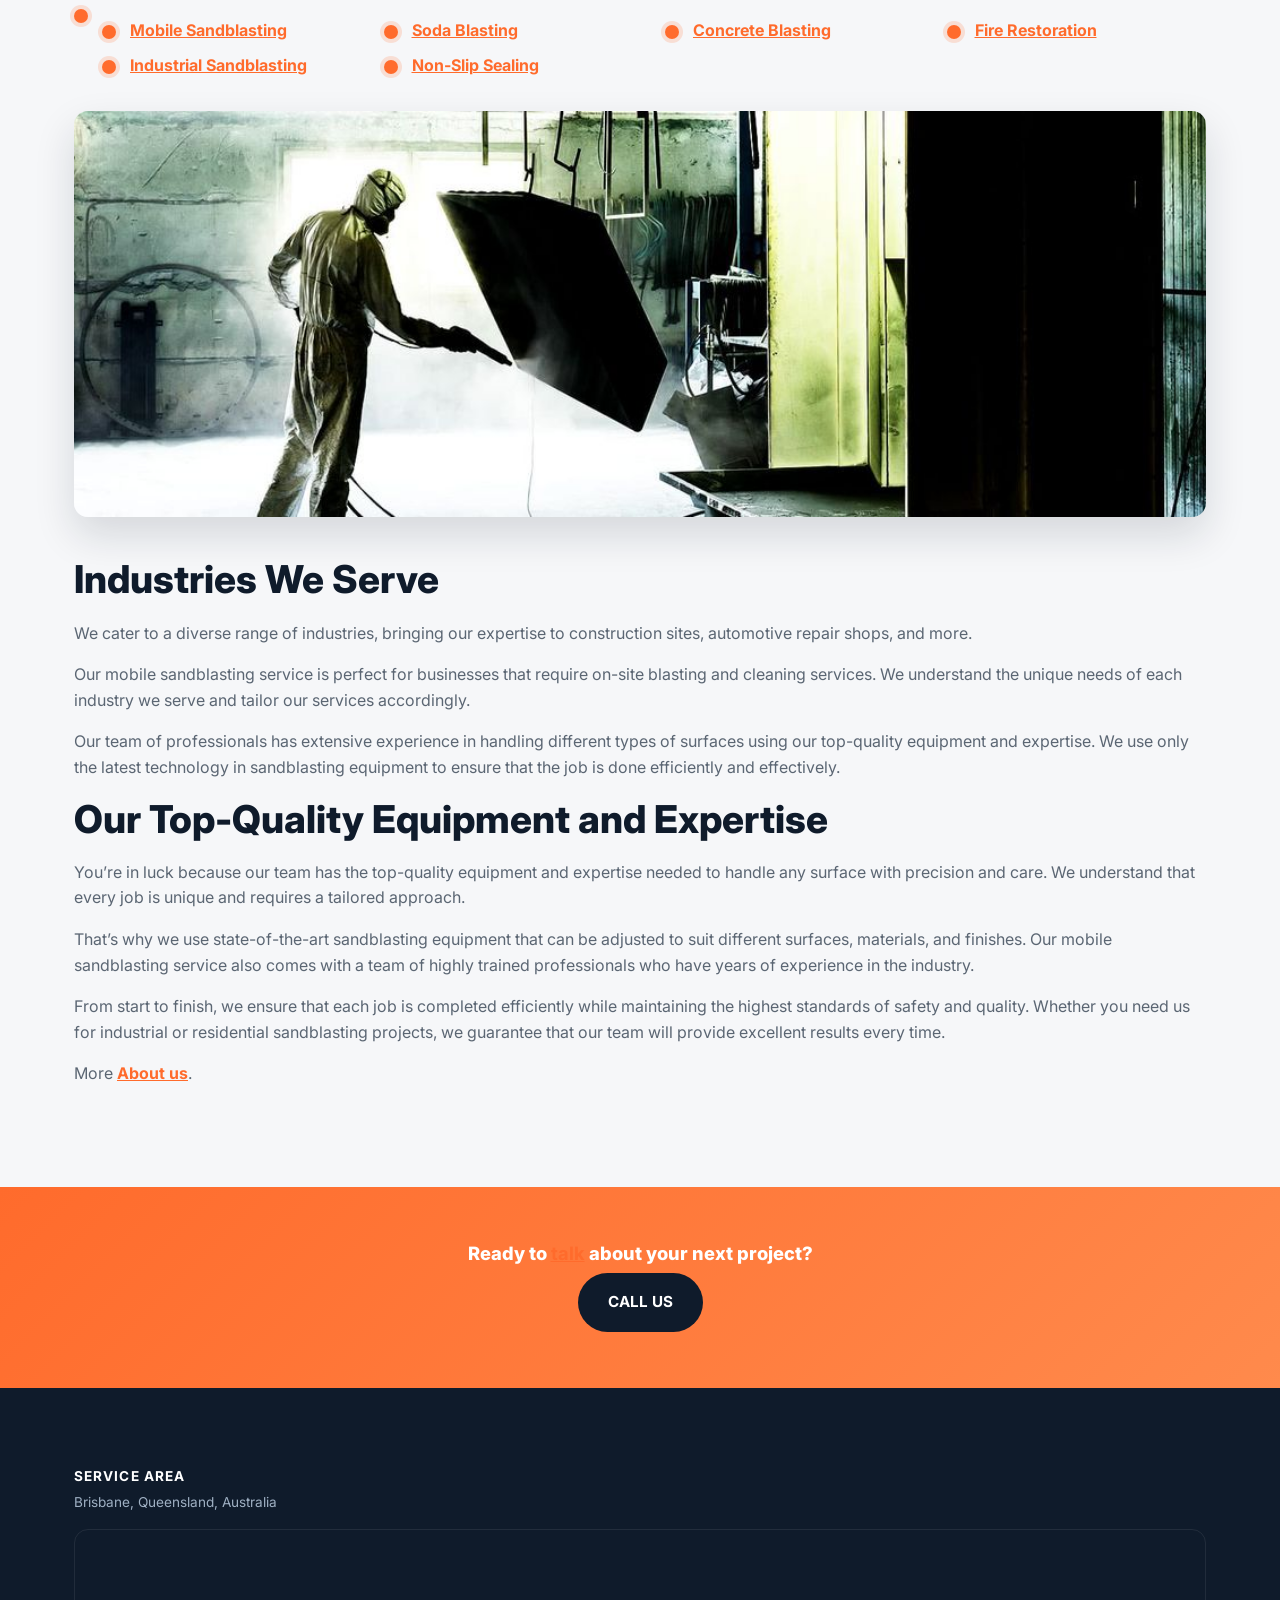
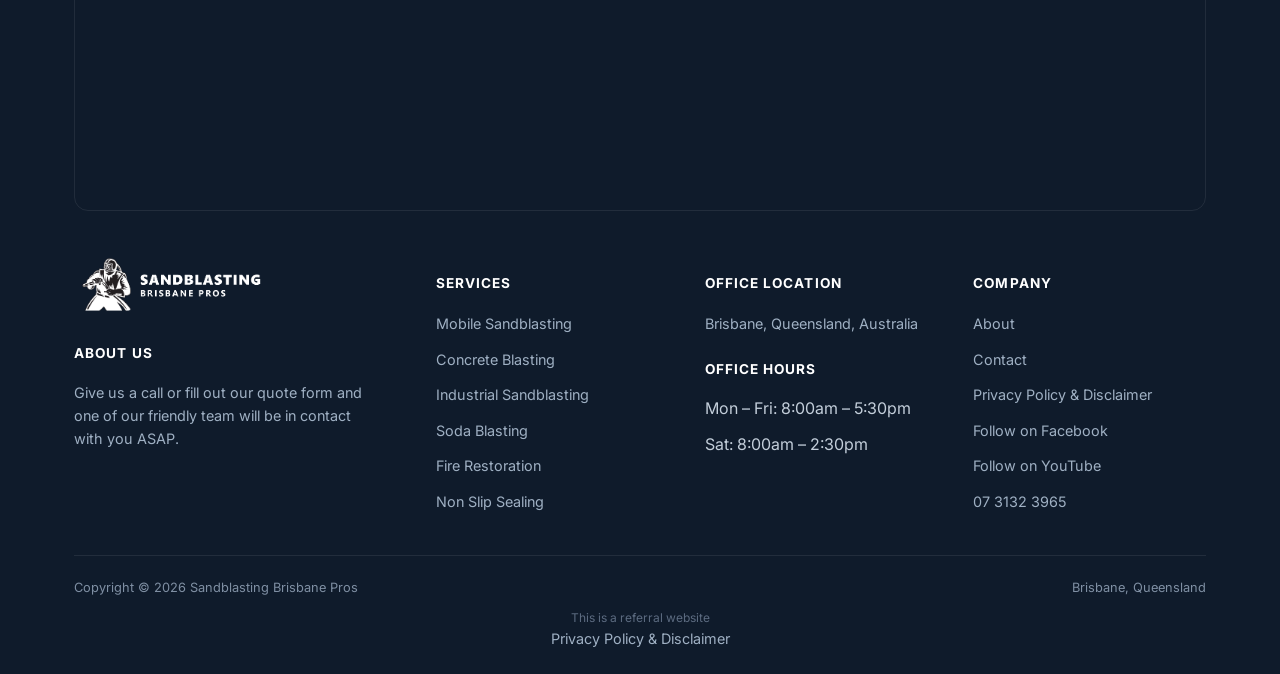
<file: mobile-sandblasting/index.html>
<!doctype html>
<html lang="en-AU">
<head>
<!-- Google tag (gtag.js) -->
<script async src="https://www.googletagmanager.com/gtag/js?id=AW-11084880092"></script>
<script>
  window.dataLayer = window.dataLayer || [];
  function gtag(){dataLayer.push(arguments);}
  gtag('js', new Date());
  gtag('config', 'AW-11084880092');
</script>
<meta charset="UTF-8">
<meta name="viewport" content="width=device-width, initial-scale=1.0">
<link rel="icon" href="/favicon-32.png" sizes="32x32" type="image/png">
<link rel="icon" href="/favicon-192.png" sizes="192x192" type="image/png">
<link rel="apple-touch-icon" href="/apple-touch-icon.png">
<title>Mobile Sandblasting - Sandblasting Brisbane Pros</title>
<meta name="description" content="At Sandblasting Brisbane Pros, we are proud to offer our top-notch mobile sandblasting service. Our team of experts is committed to delivering high-quality">
<meta name="robots" content="follow, index, max-snippet:-1, max-video-preview:-1, max-image-preview:large">
<link rel="canonical" href="https://sandblastingbrisbanepros.com.au/mobile-sandblasting/">
<meta property="og:locale" content="en_US">
<meta property="og:type" content="article">
<meta property="og:title" content="Mobile Sandblasting - Sandblasting Brisbane Pros">
<meta property="og:description" content="At Sandblasting Brisbane Pros, we are proud to offer our top-notch mobile sandblasting service. Our team of experts is committed to delivering high-quality">
<meta property="og:url" content="https://sandblastingbrisbanepros.com.au/mobile-sandblasting/">
<meta property="og:site_name" content="Sandblasting Brisbane Pros">
<meta name="twitter:card" content="summary_large_image">
<meta name="twitter:title" content="Mobile Sandblasting - Sandblasting Brisbane Pros">
<meta name="twitter:description" content="At Sandblasting Brisbane Pros, we are proud to offer our top-notch mobile sandblasting service. Our team of experts is committed to delivering high-quality">
<meta name="twitter:label1" content="Time to read">
<meta name="twitter:data1" content="9 minutes">
<script type="application/ld+json">{"@context": "https://schema.org", "@graph": [{"@type": "Place", "@id": "https://sandblastingbrisbanepros.com.au/#place", "address": {"@type": "PostalAddress", "addressLocality": "Brisbane", "addressRegion": "Queensland", "addressCountry": "Australia"}}, {"@type": "Organization", "@id": "https://sandblastingbrisbanepros.com.au/#organization", "name": "Sandblasting Brisbane Pros", "url": "https://sandblastingbrisbanepros.com.au", "email": "info@sandblastingbrisbanepros.com.au", "address": {"@type": "PostalAddress", "addressLocality": "Brisbane", "addressRegion": "Queensland", "addressCountry": "Australia"}, "logo": {"@type": "ImageObject", "@id": "https://sandblastingbrisbanepros.com.au/#logo", "url": "https://sandblastingbrisbanepros.com.au/images/Brisbane-2-Sandblasting-Main-Square-ON-SOLID.png", "contentUrl": "https://sandblastingbrisbanepros.com.au/images/Brisbane-2-Sandblasting-Main-Square-ON-SOLID.png", "caption": "Sandblasting Brisbane Pros", "inLanguage": "en-US", "width": "600", "height": "600"}, "contactPoint": [{"@type": "ContactPoint", "telephone": "+61-7-3132-3965", "contactType": "customer support"}], "location": {"@id": "https://sandblastingbrisbanepros.com.au/#place"}}, {"@type": "WebSite", "@id": "https://sandblastingbrisbanepros.com.au/#website", "url": "https://sandblastingbrisbanepros.com.au", "name": "Sandblasting Brisbane Pros", "alternateName": "Brisbane Sandblasting and Soda Blasting Services", "publisher": {"@id": "https://sandblastingbrisbanepros.com.au/#organization"}, "inLanguage": "en-US"}, {"@type": "WebPage", "@id": "https://sandblastingbrisbanepros.com.au/mobile-sandblasting/#webpage", "url": "https://sandblastingbrisbanepros.com.au/mobile-sandblasting/", "name": "Mobile Sandblasting - Sandblasting Brisbane Pros", "datePublished": "2023-06-27T17:49:24+00:00", "dateModified": "2025-04-03T05:05:05+00:00", "isPartOf": {"@id": "https://sandblastingbrisbanepros.com.au/#website"}, "inLanguage": "en-US"}, {"@type": "Person", "@id": "https://sandblastingbrisbanepros.com.au/author/sandblasting-brisbane-pros/", "name": "Sandblasting Brisbane Pros", "url": "https://sandblastingbrisbanepros.com.au/author/sandblasting-brisbane-pros/", "image": {"@type": "ImageObject", "@id": "https://secure.gravatar.com/avatar/1a805ecce72dbea624f8210f16b617142cd50f277b3b90b3f68485606a558cd0?s=96&amp;d=mm&amp;r=g", "url": "https://secure.gravatar.com/avatar/1a805ecce72dbea624f8210f16b617142cd50f277b3b90b3f68485606a558cd0?s=96&amp;d=mm&amp;r=g", "caption": "Sandblasting Brisbane Pros", "inLanguage": "en-US"}, "sameAs": ["https://sandblastingbrisbanepros.com.au"], "worksFor": {"@id": "https://sandblastingbrisbanepros.com.au/#organization"}}, {"@type": "Article", "headline": "Mobile Sandblasting - Sandblasting Brisbane Pros", "datePublished": "2023-06-27T17:49:24+00:00", "dateModified": "2025-04-03T05:05:05+00:00", "author": {"@id": "https://sandblastingbrisbanepros.com.au/author/sandblasting-brisbane-pros/", "name": "Sandblasting Brisbane Pros"}, "publisher": {"@id": "https://sandblastingbrisbanepros.com.au/#organization"}, "description": "At Sandblasting Brisbane Pros, we are proud to offer our top-notch mobile sandblasting service. Our team of experts is committed to delivering high-quality", "name": "Mobile Sandblasting - Sandblasting Brisbane Pros", "@id": "https://sandblastingbrisbanepros.com.au/mobile-sandblasting/#richSnippet", "isPartOf": {"@id": "https://sandblastingbrisbanepros.com.au/mobile-sandblasting/#webpage"}, "inLanguage": "en-US", "mainEntityOfPage": {"@id": "https://sandblastingbrisbanepros.com.au/mobile-sandblasting/#webpage"}}]}</script>
<script type="application/ld+json">{"@context": "https://schema.org", "@type": "Service", "serviceType": "Mobile Sandblasting", "name": "Mobile Sandblasting Brisbane", "provider": {"@id": "https://sandblastingbrisbanepros.com.au/#localbusiness"}, "areaServed": {"@type": "City", "name": "Brisbane"}, "url": "https://sandblastingbrisbanepros.com.au/mobile-sandblasting/"}</script>
<script type="application/ld+json">{"@context": "https://schema.org", "@type": "BreadcrumbList", "itemListElement": [{"@type": "ListItem", "position": 1, "name": "Home", "item": "https://sandblastingbrisbanepros.com.au/"}, {"@type": "ListItem", "position": 2, "name": "Mobile Sandblasting", "item": "https://sandblastingbrisbanepros.com.au/mobile-sandblasting/"}]}</script>
<link rel="preconnect" href="https://fonts.googleapis.com">
<link rel="preconnect" href="https://fonts.gstatic.com" crossorigin>
<link rel="preload" as="style" href="https://fonts.googleapis.com/css2?family=Inter:wght@400;500;600;700;800&display=swap" onload="this.onload=null;this.rel='stylesheet'">
<noscript><link rel="stylesheet" href="https://fonts.googleapis.com/css2?family=Inter:wght@400;500;600;700;800&display=swap"></noscript>
<link rel="stylesheet" href="/css/style.css">
<style id="mnfix">.mobile-menu.open{max-height:calc(100vh - 150px);max-height:calc(100dvh - 150px);overflow-y:auto;-webkit-overflow-scrolling:touch;overscroll-behavior:contain}.mobile-menu.msub-ready .mobile-submenu{display:none}.mobile-menu.msub-ready .mobile-submenu.open{display:flex}.mobile-menu a.msub-parent{display:flex;justify-content:space-between;align-items:center}.mobile-menu a.msub-parent::after{content:"";width:8px;height:8px;border-right:2px solid currentColor;border-bottom:2px solid currentColor;transform:rotate(45deg);margin-right:6px;transition:transform .2s}.mobile-menu a.msub-parent[aria-expanded=true]::after{transform:rotate(-135deg)}</style></head>
<body>
<header>
  <div class="nav wrap">
    <a href="/" class="brand"><img src="/images/Brisbane-Sandblasting-Main.png" alt="Sandblasting Brisbane Pros logo" width="521" height="149"></a>
    <nav class="links">
      <a href="/">Home</a><a href="/about/">About</a>
      <div class="nav-item"><a href="#!" onclick="return false;">Services <svg viewBox="0 0 24 24" fill="none" stroke-width="2.4" stroke-linecap="round" stroke-linejoin="round"><path d="m6 9 6 6 6-6"/></svg></a><div class="nav-dropdown"><a href="/mobile-sandblasting/">Mobile Sandblasting</a><a href="/concrete-blasting/">Concrete Blasting</a><a href="/industrial-sandblasting/">Industrial Sandblasting</a><a href="/soda-blasting/">Soda Blasting</a><a href="/fire-restoration/">Fire Restoration</a><a href="/non-slip-sealing/">Non Slip Sealing</a></div></div>
      <a href="/contact/">Contact</a>
    </nav>
    <div class="nav-cta">
      <a href="tel:+61731323965" class="phone-pill"><svg viewBox="0 0 24 24" fill="none" stroke-width="2.2" stroke-linecap="round" stroke-linejoin="round"><path d="M22 16.92v3a2 2 0 0 1-2.18 2 19.79 19.79 0 0 1-8.63-3.07 19.5 19.5 0 0 1-6-6 19.79 19.79 0 0 1-3.07-8.67A2 2 0 0 1 4.11 2h3a2 2 0 0 1 2 1.72c.127.96.362 1.903.7 2.81a2 2 0 0 1-.45 2.11L8.09 9.91a16 16 0 0 0 6 6l1.27-1.27a2 2 0 0 1 2.11-.45c.907.338 1.85.573 2.81.7A2 2 0 0 1 22 16.92z"/></svg> 07 3132 3965</a>
      <a href="#quote" class="btn btn-primary" style="padding:10px 20px;">Free Quote</a>
      <button type="button" class="hamburger-btn" id="hamburgerBtn" aria-label="Open menu" aria-expanded="false"><svg viewBox="0 0 24 24" fill="none" stroke="#fff" stroke-width="2.4" stroke-linecap="round" stroke-linejoin="round"><path d="M4 7h16M4 12h16M4 17h16"/></svg></button>
    </div>
  </div>
  <div class="mobile-menu" id="mobileMenu"><a href="/">Home</a><a href="/about/">About</a><a href="/services/" style="display:none"></a><div class="mobile-submenu"><a href="/mobile-sandblasting/">Mobile Sandblasting</a><a href="/concrete-blasting/">Concrete Blasting</a><a href="/industrial-sandblasting/">Industrial Sandblasting</a><a href="/soda-blasting/">Soda Blasting</a><a href="/fire-restoration/">Fire Restoration</a><a href="/non-slip-sealing/">Non Slip Sealing</a></div><a href="/contact/">Contact</a><a href="tel:+61731323965" class="mobile-menu-phone">Call 07 3132 3965</a><a href="#quote" class="btn btn-primary" style="width:100%;">Free Quote</a></div>
</header>
<main>
<section class="hero" id="top"><div class="hero-inner"><div class="hero-copy"><div class="row"><div class="text"><h1>Mobile Sandblasting</h1></div><p class="btn-wrap"><a class="btn btn-primary" href="tel:+61731323965">07 3132 3965</a></p></div></div><div class="hero-form" id="quote">
      <div class="hero-form-head"><p class="response-time">FREE INSTANT <span class="highlight">QUOTE!</span></p><p class="response-sub">Get a FAST Response</p></div>
      <div class="form-card"><iframe src="https://api.leadconnectorhq.com/widget/form/bKBavPgEwGS7zOEv9Xl7" style="width:100%;height:100%;min-height:815px;border:none;border-radius:14px" id="inline-bKBavPgEwGS7zOEv9Xl7" data-layout="{'id':'INLINE'}" data-trigger-type="alwaysShow" data-trigger-value="" data-activation-type="alwaysActivated" data-activation-value="" data-deactivation-type="neverDeactivate" data-deactivation-value="" data-form-name="Brisbane Sandblasting" data-height="815" data-layout-iframe-id="inline-bKBavPgEwGS7zOEv9Xl7" data-form-id="bKBavPgEwGS7zOEv9Xl7" data-cookie-consent="true" data-cookie-consent-provider="auto" title="Brisbane Sandblasting"></iframe></div>
    </div></div></section>
<section class=""><div class="wrap"><div class="row"><div class="figure"><img src="/images/Bribane-Sandblasting-5.jpg" alt="Mobile Sandblasting Brisbane" width="582" height="354" loading="lazy" decoding="async"></div><div class="text"><p>At Sandblasting Brisbane Pros, we are proud to offer our top-notch mobile sandblasting service. Our team of experts is committed to delivering high-quality results for all your sandblasting needs, no matter the size or complexity of the project.</p>
<p>If you’re not familiar with sandblasting, it’s a process that involves using compressed air and abrasive materials to remove unwanted coatings or surface contaminants from a variety of surfaces. This can be anything from removing rust and old paint from metal structures to preparing concrete surfaces for new coatings.</p>
<p>And with our mobile service, we can bring this powerful technique right to your doorstep, saving you time and hassle.</p></div></div></div></section>
<section class="bg-paper"><div class="wrap"><div class="row"><div class="text"><h2>What is Sandblasting and How Does it Work?</h2>
<p>Sandblasting involves the use of compressed air, water, or steam to propel abrasive particles at high speeds onto a surface to remove unwanted materials. The abrasives used can include anything from sand, glass beads, walnut shells, aluminum oxide, and more.</p>
<p>The force of these particles hitting the surface removes rust, paint, dirt, and other contaminants, leaving behind a clean smooth surface. This process is used in various industries, including automotive repair, construction, manufacturing, and even art restoration.</p>
<h2>Benefits of Our Mobile Sandblasting Service</h2>
<p>You’ll love the convenience of having <a href="/">Brisbane Sandblasting</a> come to you, saving you time and hassle while still receiving all the benefits of our expert technique. Here are just a few reasons why our mobile sandblasting service is the best option for your needs:</p>
<p>1. No need to transport heavy equipment: Our team brings all the necessary equipment right to your location, so you don’t have to worry about transporting any heavy machinery or tools.</p>
<p>2. Reduced downtime: With our mobile service, there’s no need for you to shut down operations while we work on your project. We can easily work around your schedule and complete the job quickly and efficiently.</p>
<p>3. Increased efficiency: Since we’re onsite, we can easily access hard-to-reach areas that might otherwise be difficult to reach with traditional sandblasting methods.</p>
<p>4. Cost-effective: Our mobile service eliminates transportation costs, which means we can offer competitive pricing without sacrificing quality.</p>
<p>By offering this convenient service, we’re able to serve a wide range of industries in Brisbane and beyond. From construction sites to automotive repair shops, our team has experience working with clients from various sectors.</p></div><div class="text"><h4><strong>All Our Services</strong></h4>
<ul>
<li>
<ul>
<li><a href="/mobile-sandblasting/">Mobile Sandblasting</a></li>
<li><a href="/soda-blasting/">Soda Blasting</a></li>
<li><a href="/concrete-blasting/">Concrete Blasting</a></li>
<li><a href="/fire-restoration/">Fire Restoration</a></li>
<li><a href="/industrial-sandblasting/">Industrial Sandblasting</a></li>
<li><a href="/non-slip-sealing/">Non-Slip Sealing</a></li>
</ul>
</li>
</ul></div><div class="figure"><img src="/images/Sandblasting-Auckland-1-3.jpg" alt="sandblasting brisbane" width="1000" height="359" loading="lazy" decoding="async"></div></div><div class="row"><div class="text"><h2>Industries We Serve</h2>
<p>We cater to a diverse range of industries, bringing our expertise to construction sites, automotive repair shops, and more.</p>
<p>Our mobile sandblasting service is perfect for businesses that require on-site blasting and cleaning services. We understand the unique needs of each industry we serve and tailor our services accordingly.</p>
<p>Our team of professionals has extensive experience in handling different types of surfaces using our top-quality equipment and expertise. We use only the latest technology in sandblasting equipment to ensure that the job is done efficiently and effectively.</p>
<h2>Our Top-Quality Equipment and Expertise</h2>
<p>You’re in luck because our team has the top-quality equipment and expertise needed to handle any surface with precision and care. We understand that every job is unique and requires a tailored approach.</p>
<p>That’s why we use state-of-the-art sandblasting equipment that can be adjusted to suit different surfaces, materials, and finishes. Our mobile sandblasting service also comes with a team of highly trained professionals who have years of experience in the industry.</p>
<p>From start to finish, we ensure that each job is completed efficiently while maintaining the highest standards of safety and quality. Whether you need us for industrial or residential sandblasting projects, we guarantee that our team will provide excellent results every time.</p></div><div class="text"><p>More <a href="/about/">About us</a>.</p></div></div></div></section>
<section class="cta-strip"><div class="wrap"><div class="row"><div class="text">
<h3>Ready to <a href="/contact/">talk</a> about your next project?</h3></div><div class="hero-actions"><a class="btn btn-dark" href="tel:+61731323965">CALL US</a></div></div></div></section>

</main>
<footer>
  <div class="wrap">
    <div class="footer-map-head"><h4>Service Area</h4><p>Brisbane, Queensland, Australia</p></div>
    <div class="footer-map"><iframe src="https://www.google.com/maps/embed?pb=!1m14!1m8!1m3!1d453477.6536737166!2d152.9931964!3d-27.3821429!3m2!1i1024!2i768!4f13.1!3m3!1m2!1s0x8f4a7a86e085a247%3A0x16456ffaeec5b2f6!2sSandblasting%20Brisbane%20Pros!5e0!3m2!1sen!2sau!4v1687881311040!5m2!1sen!2sau" width="600" height="280" style="border:0" allowfullscreen loading="lazy" referrerpolicy="no-referrer-when-downgrade" title="Sandblasting Brisbane Pros service area map"></iframe></div>
    <div class="footer-grid">
      <div class="footer-brand"><a href="/" class="brand"><img src="/images/Brisbane-Sandblasting-Main.png" alt="Sandblasting Brisbane Pros" width="521" height="149" loading="lazy"></a>
        <h4>About us</h4><p>Give us a call or fill out our quote form and one of our friendly team will be in contact with you ASAP.</p></div>
      <div><h4>Services</h4><ul><li><a href="/mobile-sandblasting/">Mobile Sandblasting</a></li><li><a href="/concrete-blasting/">Concrete Blasting</a></li><li><a href="/industrial-sandblasting/">Industrial Sandblasting</a></li><li><a href="/soda-blasting/">Soda Blasting</a></li><li><a href="/fire-restoration/">Fire Restoration</a></li><li><a href="/non-slip-sealing/">Non Slip Sealing</a></li></ul></div>
      <div><h4>Office Location</h4><ul><li><a href="https://goo.gl/maps/e6NTSUh4F3G5m8Z46" target="_blank" rel="noopener">Brisbane, Queensland, Australia</a></li></ul>
        <h4 style="margin-top:22px;">Office Hours</h4><ul><li>Mon &ndash; Fri: 8:00am &ndash; 5:30pm</li><li>Sat: 8:00am &ndash; 2:30pm</li></ul></div>
      <div><h4>Company</h4><ul><li><a href="/about/">About</a></li><li><a href="/contact/">Contact</a></li><li><a href="/privacy-policy/">Privacy Policy &amp; Disclaimer</a></li><li><a href="https://www.facebook.com/profile.php?id=100093681055703" target="_blank" rel="noopener">Follow on Facebook</a></li><li><a href="https://www.youtube.com/@SandblstingBrisbanePros-dn4zj" target="_blank" rel="noopener">Follow on YouTube</a></li><li><a href="tel:+61731323965">07 3132 3965</a></li></ul></div>
    </div>
    <div class="footer-bottom"><span>Copyright &copy; 2026 Sandblasting Brisbane Pros</span><span>Brisbane, Queensland</span></div>
    <div class="footer-disclosure">This is a referral website<br><a href="/privacy-policy/">Privacy Policy &amp; Disclaimer</a></div>
  </div>
</footer>
<script>
(function(){var b=document.getElementById('hamburgerBtn'),m=document.getElementById('mobileMenu');if(!b||!m)return;b.addEventListener('click',function(){var o=m.classList.toggle('open');b.setAttribute('aria-expanded',o?'true':'false');});})();
</script>
<script src="https://link.msgsndr.com/js/form_embed.js" defer></script>
<script id="mnfixjs">(function(){var m=document.getElementById("mobileMenu");if(!m)return;m.querySelectorAll(".mobile-submenu").forEach(function(s){var p=s.previousElementSibling;if(!p||p.tagName!=="A")return;var a=document.createElement("a");a.href=p.getAttribute("href");a.textContent="All "+p.textContent.trim();s.insertBefore(a,s.firstChild);m.classList.add("msub-ready");p.classList.add("msub-parent");p.setAttribute("aria-expanded","false");p.addEventListener("click",function(e){e.preventDefault();var o=s.classList.toggle("open");p.setAttribute("aria-expanded",o?"true":"false")})});var b=document.getElementById("hamburgerBtn");document.addEventListener("pointerdown",function(e){if(!m.classList.contains("open")||m.contains(e.target)||(b&&b.contains(e.target)))return;m.classList.remove("open");if(b)b.setAttribute("aria-expanded","false")})})();</script></body>
</html>
</file>
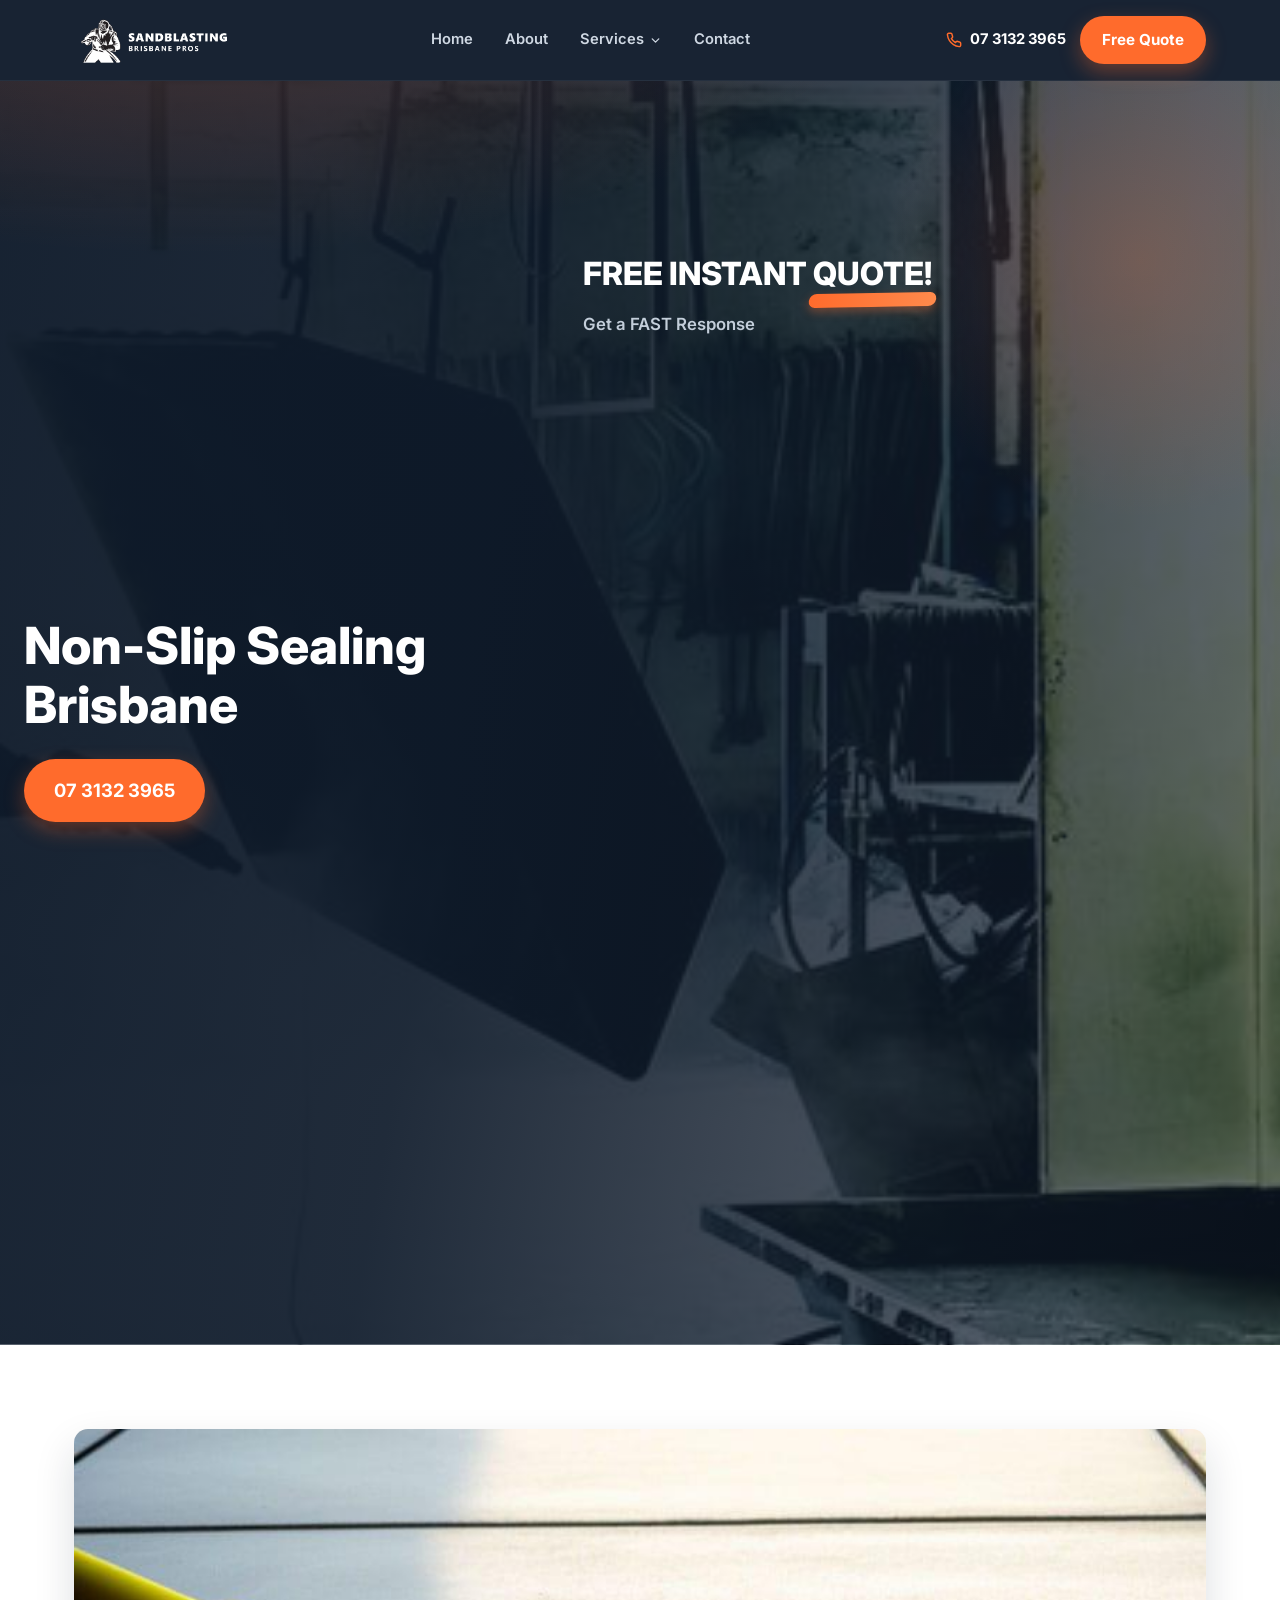
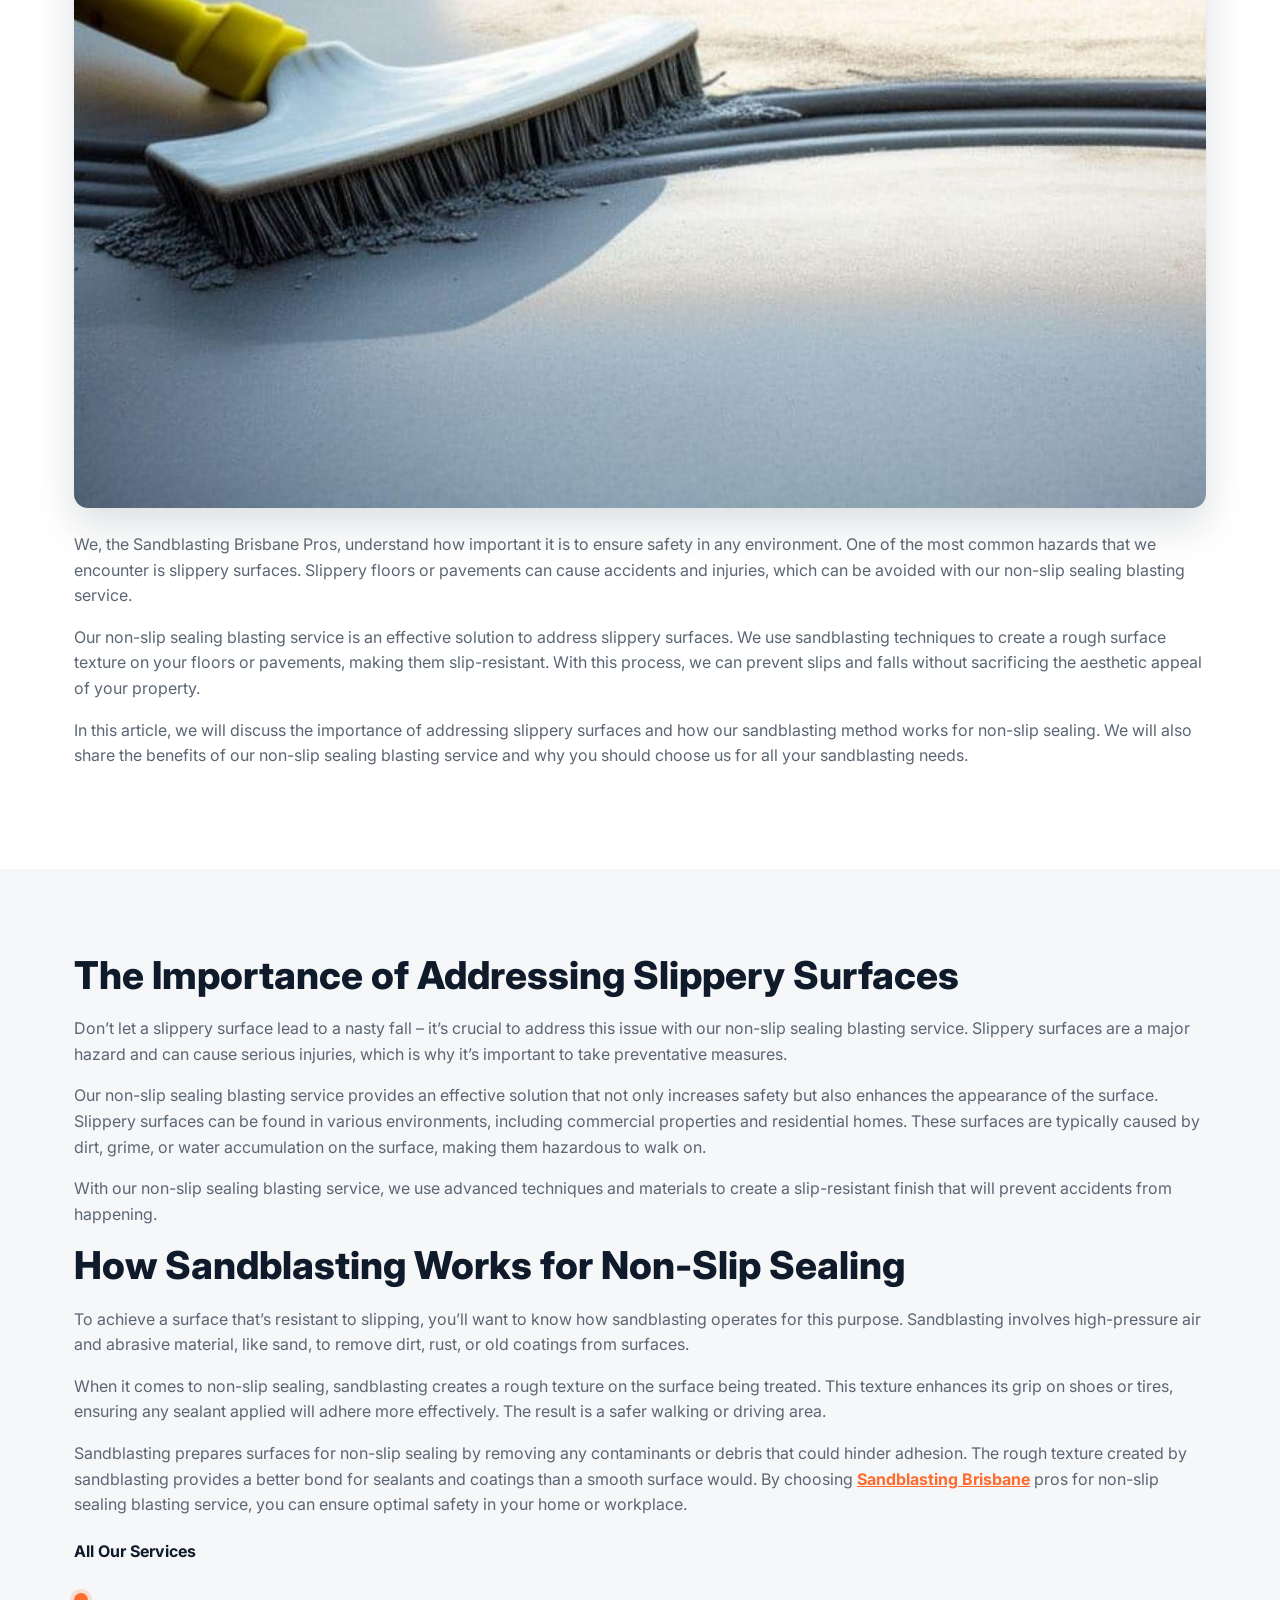
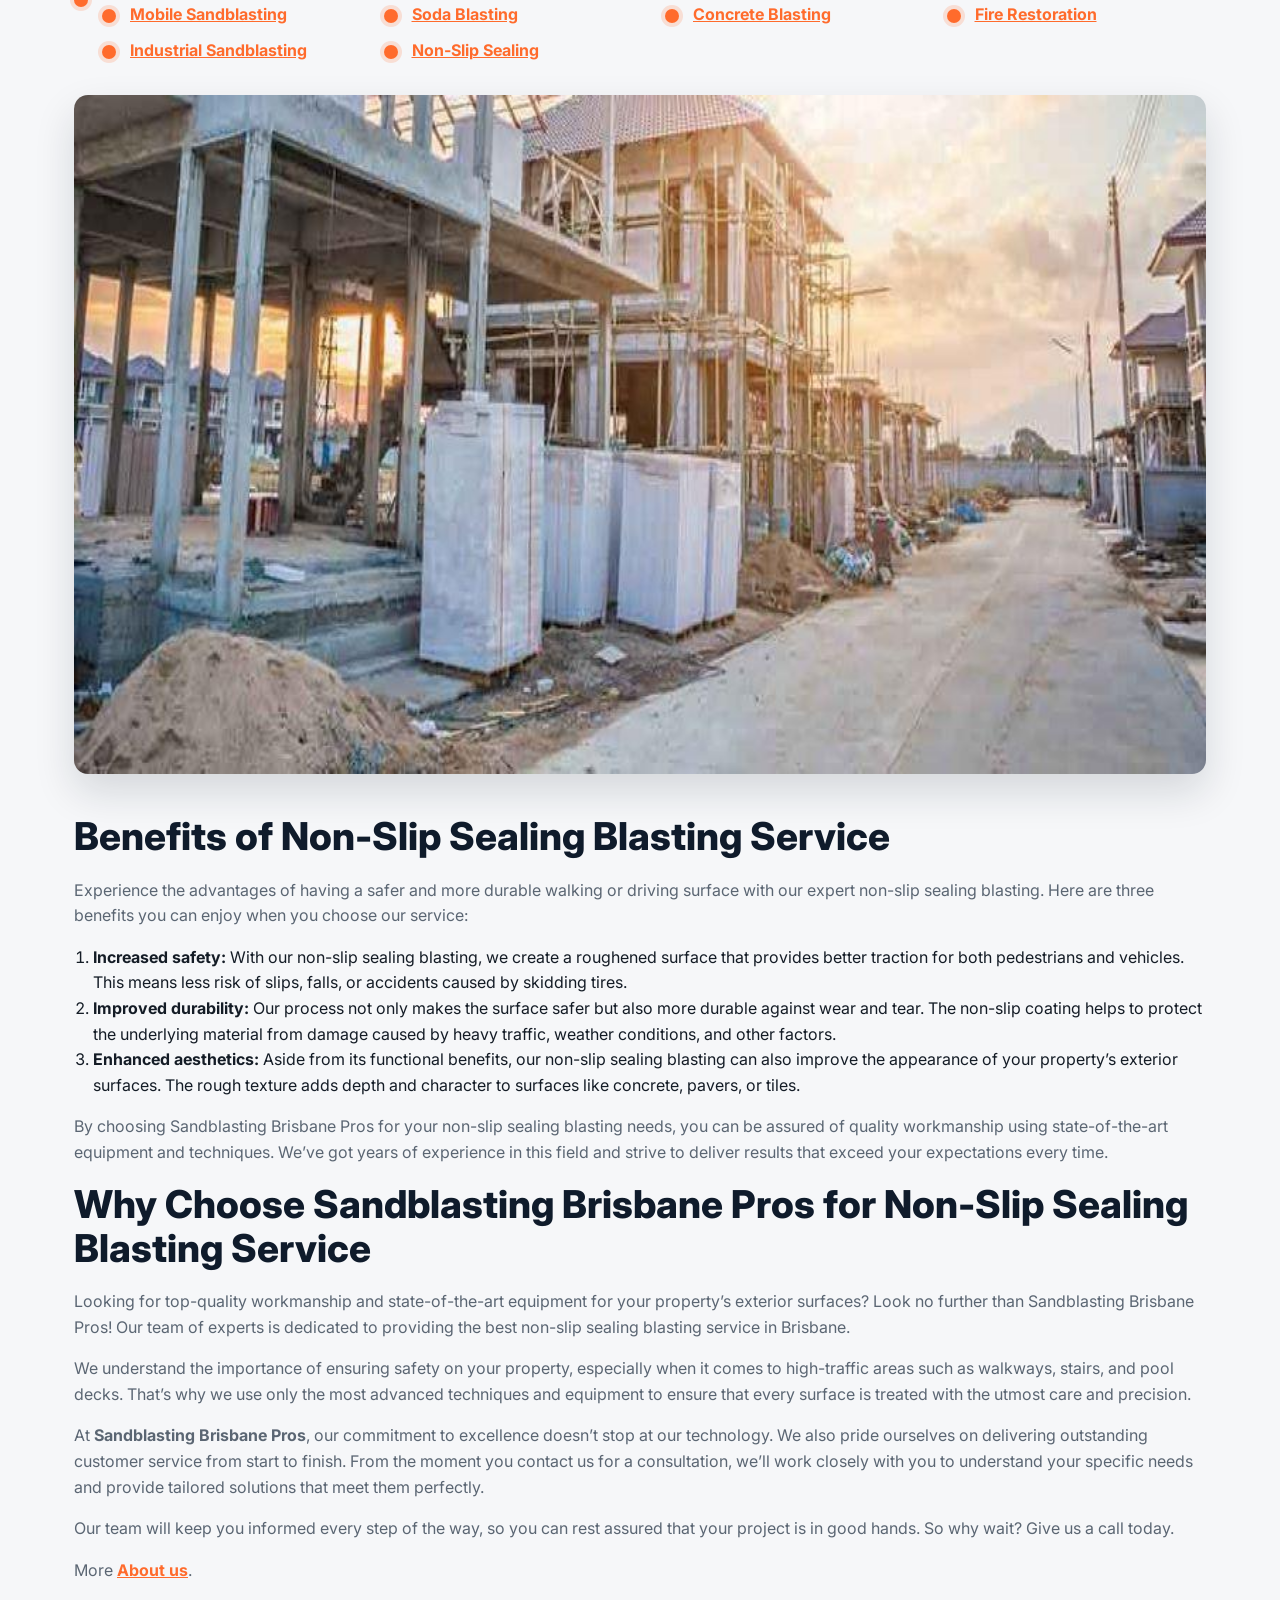
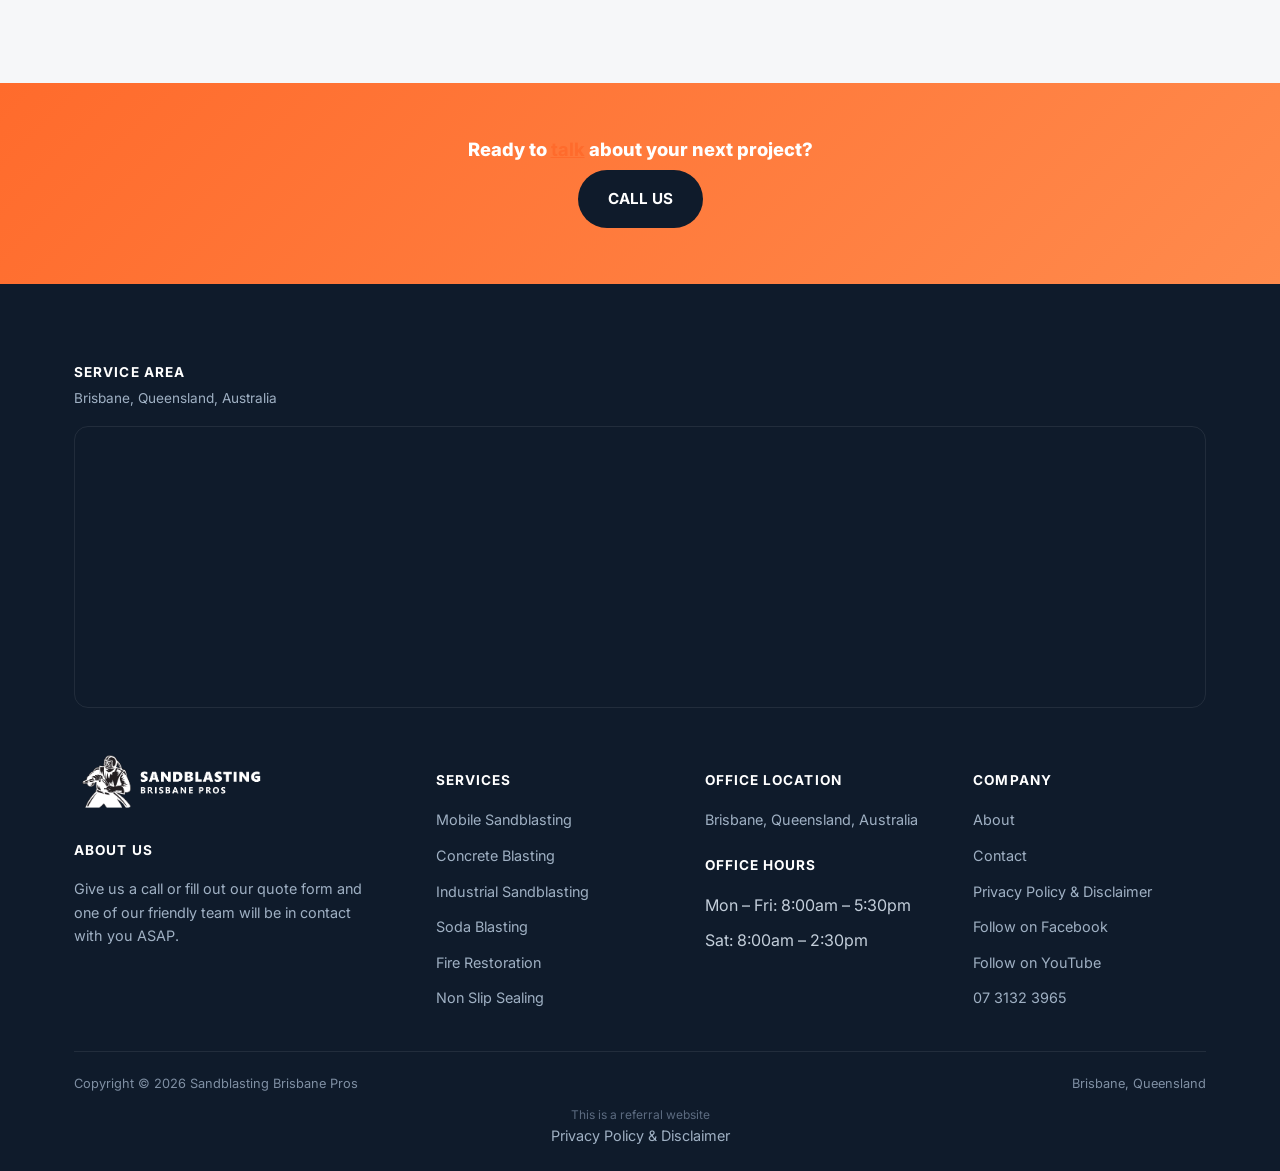
<file: non-slip-sealing/index.html>
<!doctype html>
<html lang="en-AU">
<head>
<!-- Google tag (gtag.js) -->
<script async src="https://www.googletagmanager.com/gtag/js?id=AW-11084880092"></script>
<script>
  window.dataLayer = window.dataLayer || [];
  function gtag(){dataLayer.push(arguments);}
  gtag('js', new Date());
  gtag('config', 'AW-11084880092');
</script>
<meta charset="UTF-8">
<meta name="viewport" content="width=device-width, initial-scale=1.0">
<link rel="icon" href="/favicon-32.png" sizes="32x32" type="image/png">
<link rel="icon" href="/favicon-192.png" sizes="192x192" type="image/png">
<link rel="apple-touch-icon" href="/apple-touch-icon.png">
<title>Non Slip Sealing - Sandblasting Brisbane Pros</title>
<meta name="description" content="We, the Sandblasting Brisbane Pros, understand how important it is to ensure safety in any environment. One of the most common hazards that we encounter is">
<meta name="robots" content="follow, index, max-snippet:-1, max-video-preview:-1, max-image-preview:large">
<link rel="canonical" href="https://sandblastingbrisbanepros.com.au/non-slip-sealing/">
<meta property="og:locale" content="en_US">
<meta property="og:type" content="article">
<meta property="og:title" content="Non Slip Sealing - Sandblasting Brisbane Pros">
<meta property="og:description" content="We, the Sandblasting Brisbane Pros, understand how important it is to ensure safety in any environment. One of the most common hazards that we encounter is">
<meta property="og:url" content="https://sandblastingbrisbanepros.com.au/non-slip-sealing/">
<meta property="og:site_name" content="Sandblasting Brisbane Pros">
<meta name="twitter:card" content="summary_large_image">
<meta name="twitter:title" content="Non Slip Sealing - Sandblasting Brisbane Pros">
<meta name="twitter:description" content="We, the Sandblasting Brisbane Pros, understand how important it is to ensure safety in any environment. One of the most common hazards that we encounter is">
<meta name="twitter:label1" content="Time to read">
<meta name="twitter:data1" content="10 minutes">
<script type="application/ld+json">{"@context": "https://schema.org", "@graph": [{"@type": "Place", "@id": "https://sandblastingbrisbanepros.com.au/#place", "address": {"@type": "PostalAddress", "addressLocality": "Brisbane", "addressRegion": "Queensland", "addressCountry": "Australia"}}, {"@type": "Organization", "@id": "https://sandblastingbrisbanepros.com.au/#organization", "name": "Sandblasting Brisbane Pros", "url": "https://sandblastingbrisbanepros.com.au", "email": "info@sandblastingbrisbanepros.com.au", "address": {"@type": "PostalAddress", "addressLocality": "Brisbane", "addressRegion": "Queensland", "addressCountry": "Australia"}, "logo": {"@type": "ImageObject", "@id": "https://sandblastingbrisbanepros.com.au/#logo", "url": "https://sandblastingbrisbanepros.com.au/images/Brisbane-2-Sandblasting-Main-Square-ON-SOLID.png", "contentUrl": "https://sandblastingbrisbanepros.com.au/images/Brisbane-2-Sandblasting-Main-Square-ON-SOLID.png", "caption": "Sandblasting Brisbane Pros", "inLanguage": "en-US", "width": "600", "height": "600"}, "contactPoint": [{"@type": "ContactPoint", "telephone": "+61-7-3132-3965", "contactType": "customer support"}], "location": {"@id": "https://sandblastingbrisbanepros.com.au/#place"}}, {"@type": "WebSite", "@id": "https://sandblastingbrisbanepros.com.au/#website", "url": "https://sandblastingbrisbanepros.com.au", "name": "Sandblasting Brisbane Pros", "alternateName": "Brisbane Sandblasting and Soda Blasting Services", "publisher": {"@id": "https://sandblastingbrisbanepros.com.au/#organization"}, "inLanguage": "en-US"}, {"@type": "WebPage", "@id": "https://sandblastingbrisbanepros.com.au/non-slip-sealing/#webpage", "url": "https://sandblastingbrisbanepros.com.au/non-slip-sealing/", "name": "Non Slip Sealing - Sandblasting Brisbane Pros", "datePublished": "2023-06-27T19:03:10+00:00", "dateModified": "2025-04-03T05:11:01+00:00", "isPartOf": {"@id": "https://sandblastingbrisbanepros.com.au/#website"}, "inLanguage": "en-US"}, {"@type": "Person", "@id": "https://sandblastingbrisbanepros.com.au/author/sandblasting-brisbane-pros/", "name": "Sandblasting Brisbane Pros", "url": "https://sandblastingbrisbanepros.com.au/author/sandblasting-brisbane-pros/", "image": {"@type": "ImageObject", "@id": "https://secure.gravatar.com/avatar/1a805ecce72dbea624f8210f16b617142cd50f277b3b90b3f68485606a558cd0?s=96&amp;d=mm&amp;r=g", "url": "https://secure.gravatar.com/avatar/1a805ecce72dbea624f8210f16b617142cd50f277b3b90b3f68485606a558cd0?s=96&amp;d=mm&amp;r=g", "caption": "Sandblasting Brisbane Pros", "inLanguage": "en-US"}, "sameAs": ["https://sandblastingbrisbanepros.com.au"], "worksFor": {"@id": "https://sandblastingbrisbanepros.com.au/#organization"}}, {"@type": "Article", "headline": "Non Slip Sealing - Sandblasting Brisbane Pros", "datePublished": "2023-06-27T19:03:10+00:00", "dateModified": "2025-04-03T05:11:01+00:00", "author": {"@id": "https://sandblastingbrisbanepros.com.au/author/sandblasting-brisbane-pros/", "name": "Sandblasting Brisbane Pros"}, "publisher": {"@id": "https://sandblastingbrisbanepros.com.au/#organization"}, "description": "We, the Sandblasting Brisbane Pros, understand how important it is to ensure safety in any environment. One of the most common hazards that we encounter is", "name": "Non Slip Sealing - Sandblasting Brisbane Pros", "@id": "https://sandblastingbrisbanepros.com.au/non-slip-sealing/#richSnippet", "isPartOf": {"@id": "https://sandblastingbrisbanepros.com.au/non-slip-sealing/#webpage"}, "inLanguage": "en-US", "mainEntityOfPage": {"@id": "https://sandblastingbrisbanepros.com.au/non-slip-sealing/#webpage"}}]}</script>
<script type="application/ld+json">{"@context": "https://schema.org", "@type": "Service", "serviceType": "Non Slip Sealing", "name": "Non Slip Sealing Brisbane", "provider": {"@id": "https://sandblastingbrisbanepros.com.au/#localbusiness"}, "areaServed": {"@type": "City", "name": "Brisbane"}, "url": "https://sandblastingbrisbanepros.com.au/non-slip-sealing/"}</script>
<script type="application/ld+json">{"@context": "https://schema.org", "@type": "BreadcrumbList", "itemListElement": [{"@type": "ListItem", "position": 1, "name": "Home", "item": "https://sandblastingbrisbanepros.com.au/"}, {"@type": "ListItem", "position": 2, "name": "Non Slip Sealing", "item": "https://sandblastingbrisbanepros.com.au/non-slip-sealing/"}]}</script>
<link rel="preconnect" href="https://fonts.googleapis.com">
<link rel="preconnect" href="https://fonts.gstatic.com" crossorigin>
<link rel="preload" as="style" href="https://fonts.googleapis.com/css2?family=Inter:wght@400;500;600;700;800&display=swap" onload="this.onload=null;this.rel='stylesheet'">
<noscript><link rel="stylesheet" href="https://fonts.googleapis.com/css2?family=Inter:wght@400;500;600;700;800&display=swap"></noscript>
<link rel="stylesheet" href="/css/style.css">
<style id="mnfix">.mobile-menu.open{max-height:calc(100vh - 150px);max-height:calc(100dvh - 150px);overflow-y:auto;-webkit-overflow-scrolling:touch;overscroll-behavior:contain}.mobile-menu.msub-ready .mobile-submenu{display:none}.mobile-menu.msub-ready .mobile-submenu.open{display:flex}.mobile-menu a.msub-parent{display:flex;justify-content:space-between;align-items:center}.mobile-menu a.msub-parent::after{content:"";width:8px;height:8px;border-right:2px solid currentColor;border-bottom:2px solid currentColor;transform:rotate(45deg);margin-right:6px;transition:transform .2s}.mobile-menu a.msub-parent[aria-expanded=true]::after{transform:rotate(-135deg)}</style></head>
<body>
<header>
  <div class="nav wrap">
    <a href="/" class="brand"><img src="/images/Brisbane-Sandblasting-Main.png" alt="Sandblasting Brisbane Pros logo" width="521" height="149"></a>
    <nav class="links">
      <a href="/">Home</a><a href="/about/">About</a>
      <div class="nav-item"><a href="#!" onclick="return false;">Services <svg viewBox="0 0 24 24" fill="none" stroke-width="2.4" stroke-linecap="round" stroke-linejoin="round"><path d="m6 9 6 6 6-6"/></svg></a><div class="nav-dropdown"><a href="/mobile-sandblasting/">Mobile Sandblasting</a><a href="/concrete-blasting/">Concrete Blasting</a><a href="/industrial-sandblasting/">Industrial Sandblasting</a><a href="/soda-blasting/">Soda Blasting</a><a href="/fire-restoration/">Fire Restoration</a><a href="/non-slip-sealing/">Non Slip Sealing</a></div></div>
      <a href="/contact/">Contact</a>
    </nav>
    <div class="nav-cta">
      <a href="tel:+61731323965" class="phone-pill"><svg viewBox="0 0 24 24" fill="none" stroke-width="2.2" stroke-linecap="round" stroke-linejoin="round"><path d="M22 16.92v3a2 2 0 0 1-2.18 2 19.79 19.79 0 0 1-8.63-3.07 19.5 19.5 0 0 1-6-6 19.79 19.79 0 0 1-3.07-8.67A2 2 0 0 1 4.11 2h3a2 2 0 0 1 2 1.72c.127.96.362 1.903.7 2.81a2 2 0 0 1-.45 2.11L8.09 9.91a16 16 0 0 0 6 6l1.27-1.27a2 2 0 0 1 2.11-.45c.907.338 1.85.573 2.81.7A2 2 0 0 1 22 16.92z"/></svg> 07 3132 3965</a>
      <a href="#quote" class="btn btn-primary" style="padding:10px 20px;">Free Quote</a>
      <button type="button" class="hamburger-btn" id="hamburgerBtn" aria-label="Open menu" aria-expanded="false"><svg viewBox="0 0 24 24" fill="none" stroke="#fff" stroke-width="2.4" stroke-linecap="round" stroke-linejoin="round"><path d="M4 7h16M4 12h16M4 17h16"/></svg></button>
    </div>
  </div>
  <div class="mobile-menu" id="mobileMenu"><a href="/">Home</a><a href="/about/">About</a><a href="/services/" style="display:none"></a><div class="mobile-submenu"><a href="/mobile-sandblasting/">Mobile Sandblasting</a><a href="/concrete-blasting/">Concrete Blasting</a><a href="/industrial-sandblasting/">Industrial Sandblasting</a><a href="/soda-blasting/">Soda Blasting</a><a href="/fire-restoration/">Fire Restoration</a><a href="/non-slip-sealing/">Non Slip Sealing</a></div><a href="/contact/">Contact</a><a href="tel:+61731323965" class="mobile-menu-phone">Call 07 3132 3965</a><a href="#quote" class="btn btn-primary" style="width:100%;">Free Quote</a></div>
</header>
<main>
<section class="hero" id="top"><div class="hero-inner"><div class="hero-copy"><div class="row"><div class="text"><h1>Non-Slip Sealing Brisbane</h1></div><p class="btn-wrap"><a class="btn btn-primary" href="tel:+61731323965">07 3132 3965</a></p></div></div><div class="hero-form" id="quote">
      <div class="hero-form-head"><p class="response-time">FREE INSTANT <span class="highlight">QUOTE!</span></p><p class="response-sub">Get a FAST Response</p></div>
      <div class="form-card"><iframe src="https://api.leadconnectorhq.com/widget/form/bKBavPgEwGS7zOEv9Xl7" style="width:100%;height:100%;min-height:815px;border:none;border-radius:14px" id="inline-bKBavPgEwGS7zOEv9Xl7" data-layout="{'id':'INLINE'}" data-trigger-type="alwaysShow" data-trigger-value="" data-activation-type="alwaysActivated" data-activation-value="" data-deactivation-type="neverDeactivate" data-deactivation-value="" data-form-name="Brisbane Sandblasting" data-height="815" data-layout-iframe-id="inline-bKBavPgEwGS7zOEv9Xl7" data-form-id="bKBavPgEwGS7zOEv9Xl7" data-cookie-consent="true" data-cookie-consent-provider="auto" title="Brisbane Sandblasting"></iframe></div>
    </div></div></section>
<section class=""><div class="wrap"><div class="row"><div class="figure"><img src="/images/Non-Slip-Concrete-Sealing.jpg" alt="non slip sealing brisbane&lt;br /&gt;" width="800" height="480" loading="lazy" decoding="async"></div><div class="text"><p>We, the Sandblasting Brisbane Pros, understand how important it is to ensure safety in any environment. One of the most common hazards that we encounter is slippery surfaces. Slippery floors or pavements can cause accidents and injuries, which can be avoided with our non-slip sealing blasting service.</p>
<p>Our non-slip sealing blasting service is an effective solution to address slippery surfaces. We use sandblasting techniques to create a rough surface texture on your floors or pavements, making them slip-resistant. With this process, we can prevent slips and falls without sacrificing the aesthetic appeal of your property.</p>
<p>In this article, we will discuss the importance of addressing slippery surfaces and how our sandblasting method works for non-slip sealing. We will also share the benefits of our non-slip sealing blasting service and why you should choose us for all your sandblasting needs.</p></div></div></div></section>
<section class="bg-paper"><div class="wrap"><div class="row"><div class="text"><h2>The Importance of Addressing Slippery Surfaces</h2>
<p>Don’t let a slippery surface lead to a nasty fall – it’s crucial to address this issue with our non-slip sealing blasting service. Slippery surfaces are a major hazard and can cause serious injuries, which is why it’s important to take preventative measures.</p>
<p>Our non-slip sealing blasting service provides an effective solution that not only increases safety but also enhances the appearance of the surface. Slippery surfaces can be found in various environments, including commercial properties and residential homes. These surfaces are typically caused by dirt, grime, or water accumulation on the surface, making them hazardous to walk on.</p>
<p>With our non-slip sealing blasting service, we use advanced techniques and materials to create a slip-resistant finish that will prevent accidents from happening. </p>
<h2>How Sandblasting Works for Non-Slip Sealing</h2>
<p>To achieve a surface that’s resistant to slipping, you’ll want to know how sandblasting operates for this purpose. Sandblasting involves high-pressure air and abrasive material, like sand, to remove dirt, rust, or old coatings from surfaces.</p>
<p>When it comes to non-slip sealing, sandblasting creates a rough texture on the surface being treated. This texture enhances its grip on shoes or tires, ensuring any sealant applied will adhere more effectively. The result is a safer walking or driving area.</p>
<p>Sandblasting prepares surfaces for non-slip sealing by removing any contaminants or debris that could hinder adhesion. The rough texture created by sandblasting provides a better bond for sealants and coatings than a smooth surface would. By choosing <a href="/">Sandblasting Brisbane</a> pros for non-slip sealing blasting service, you can ensure optimal safety in your home or workplace.</p></div><div class="text"><h4><strong>All Our Services</strong></h4>
<ul>
<li>
<ul>
<li><a href="/mobile-sandblasting/">Mobile Sandblasting</a></li>
<li><a href="/soda-blasting/">Soda Blasting</a></li>
<li><a href="/concrete-blasting/">Concrete Blasting</a></li>
<li><a href="/fire-restoration/">Fire Restoration</a></li>
<li><a href="/industrial-sandblasting/">Industrial Sandblasting</a></li>
<li><a href="/non-slip-sealing/">Non-Slip Sealing</a></li>
</ul>
</li>
</ul></div><div class="figure"><img src="/images/Commercial-Foundations-madison-wi-concrete_1.jpg" alt="Industrial sandblasting brisbane" width="800" height="480" loading="lazy" decoding="async"></div></div><div class="row"><div class="text"><h2>Benefits of Non-Slip Sealing Blasting Service</h2>
<p>Experience the advantages of having a safer and more durable walking or driving surface with our expert non-slip sealing blasting. Here are three benefits you can enjoy when you choose our service:</p>
<ol>
<li><strong>Increased safety:</strong> With our non-slip sealing blasting, we create a roughened surface that provides better traction for both pedestrians and vehicles. This means less risk of slips, falls, or accidents caused by skidding tires.</li>
<li><strong>Improved durability:</strong> Our process not only makes the surface safer but also more durable against wear and tear. The non-slip coating helps to protect the underlying material from damage caused by heavy traffic, weather conditions, and other factors.</li>
<li><strong>Enhanced aesthetics:</strong> Aside from its functional benefits, our non-slip sealing blasting can also improve the appearance of your property’s exterior surfaces. The rough texture adds depth and character to surfaces like concrete, pavers, or tiles.</li>
</ol>
<p>By choosing Sandblasting Brisbane Pros for your non-slip sealing blasting needs, you can be assured of quality workmanship using state-of-the-art equipment and techniques. We’ve got years of experience in this field and strive to deliver results that exceed your expectations every time.</p>
<h2>Why Choose Sandblasting Brisbane Pros for Non-Slip Sealing Blasting Service</h2>
<p>Looking for top-quality workmanship and state-of-the-art equipment for your property’s exterior surfaces? Look no further than Sandblasting Brisbane Pros! Our team of experts is dedicated to providing the best non-slip sealing blasting service in Brisbane.</p>
<p>We understand the importance of ensuring safety on your property, especially when it comes to high-traffic areas such as walkways, stairs, and pool decks. That’s why we use only the most advanced techniques and equipment to ensure that every surface is treated with the utmost care and precision.</p>
<p>At <strong>Sandblasting Brisbane Pros</strong>, our commitment to excellence doesn’t stop at our technology. We also pride ourselves on delivering outstanding customer service from start to finish. From the moment you contact us for a consultation, we’ll work closely with you to understand your specific needs and provide tailored solutions that meet them perfectly.</p>
<p>Our team will keep you informed every step of the way, so you can rest assured that your project is in good hands. So why wait? Give us a call today.</p>
</div><div class="text"><p>More <a href="/about/">About us</a>.</p></div></div></div></section>
<section class="cta-strip"><div class="wrap"><div class="row"><div class="text">
<h3>Ready to <a href="/contact/">talk</a> about your next project?</h3></div><div class="hero-actions"><a class="btn btn-dark" href="tel:+61731323965">CALL US</a></div></div></div></section>

</main>
<footer>
  <div class="wrap">
    <div class="footer-map-head"><h4>Service Area</h4><p>Brisbane, Queensland, Australia</p></div>
    <div class="footer-map"><iframe src="https://www.google.com/maps/embed?pb=!1m14!1m8!1m3!1d453477.6536737166!2d152.9931964!3d-27.3821429!3m2!1i1024!2i768!4f13.1!3m3!1m2!1s0x8f4a7a86e085a247%3A0x16456ffaeec5b2f6!2sSandblasting%20Brisbane%20Pros!5e0!3m2!1sen!2sau!4v1687881311040!5m2!1sen!2sau" width="600" height="280" style="border:0" allowfullscreen loading="lazy" referrerpolicy="no-referrer-when-downgrade" title="Sandblasting Brisbane Pros service area map"></iframe></div>
    <div class="footer-grid">
      <div class="footer-brand"><a href="/" class="brand"><img src="/images/Brisbane-Sandblasting-Main.png" alt="Sandblasting Brisbane Pros" width="521" height="149" loading="lazy"></a>
        <h4>About us</h4><p>Give us a call or fill out our quote form and one of our friendly team will be in contact with you ASAP.</p></div>
      <div><h4>Services</h4><ul><li><a href="/mobile-sandblasting/">Mobile Sandblasting</a></li><li><a href="/concrete-blasting/">Concrete Blasting</a></li><li><a href="/industrial-sandblasting/">Industrial Sandblasting</a></li><li><a href="/soda-blasting/">Soda Blasting</a></li><li><a href="/fire-restoration/">Fire Restoration</a></li><li><a href="/non-slip-sealing/">Non Slip Sealing</a></li></ul></div>
      <div><h4>Office Location</h4><ul><li><a href="https://goo.gl/maps/e6NTSUh4F3G5m8Z46" target="_blank" rel="noopener">Brisbane, Queensland, Australia</a></li></ul>
        <h4 style="margin-top:22px;">Office Hours</h4><ul><li>Mon &ndash; Fri: 8:00am &ndash; 5:30pm</li><li>Sat: 8:00am &ndash; 2:30pm</li></ul></div>
      <div><h4>Company</h4><ul><li><a href="/about/">About</a></li><li><a href="/contact/">Contact</a></li><li><a href="/privacy-policy/">Privacy Policy &amp; Disclaimer</a></li><li><a href="https://www.facebook.com/profile.php?id=100093681055703" target="_blank" rel="noopener">Follow on Facebook</a></li><li><a href="https://www.youtube.com/@SandblstingBrisbanePros-dn4zj" target="_blank" rel="noopener">Follow on YouTube</a></li><li><a href="tel:+61731323965">07 3132 3965</a></li></ul></div>
    </div>
    <div class="footer-bottom"><span>Copyright &copy; 2026 Sandblasting Brisbane Pros</span><span>Brisbane, Queensland</span></div>
    <div class="footer-disclosure">This is a referral website<br><a href="/privacy-policy/">Privacy Policy &amp; Disclaimer</a></div>
  </div>
</footer>
<script>
(function(){var b=document.getElementById('hamburgerBtn'),m=document.getElementById('mobileMenu');if(!b||!m)return;b.addEventListener('click',function(){var o=m.classList.toggle('open');b.setAttribute('aria-expanded',o?'true':'false');});})();
</script>
<script src="https://link.msgsndr.com/js/form_embed.js" defer></script>
<script id="mnfixjs">(function(){var m=document.getElementById("mobileMenu");if(!m)return;m.querySelectorAll(".mobile-submenu").forEach(function(s){var p=s.previousElementSibling;if(!p||p.tagName!=="A")return;var a=document.createElement("a");a.href=p.getAttribute("href");a.textContent="All "+p.textContent.trim();s.insertBefore(a,s.firstChild);m.classList.add("msub-ready");p.classList.add("msub-parent");p.setAttribute("aria-expanded","false");p.addEventListener("click",function(e){e.preventDefault();var o=s.classList.toggle("open");p.setAttribute("aria-expanded",o?"true":"false")})});var b=document.getElementById("hamburgerBtn");document.addEventListener("pointerdown",function(e){if(!m.classList.contains("open")||m.contains(e.target)||(b&&b.contains(e.target)))return;m.classList.remove("open");if(b)b.setAttribute("aria-expanded","false")})})();</script></body>
</html>
</file>
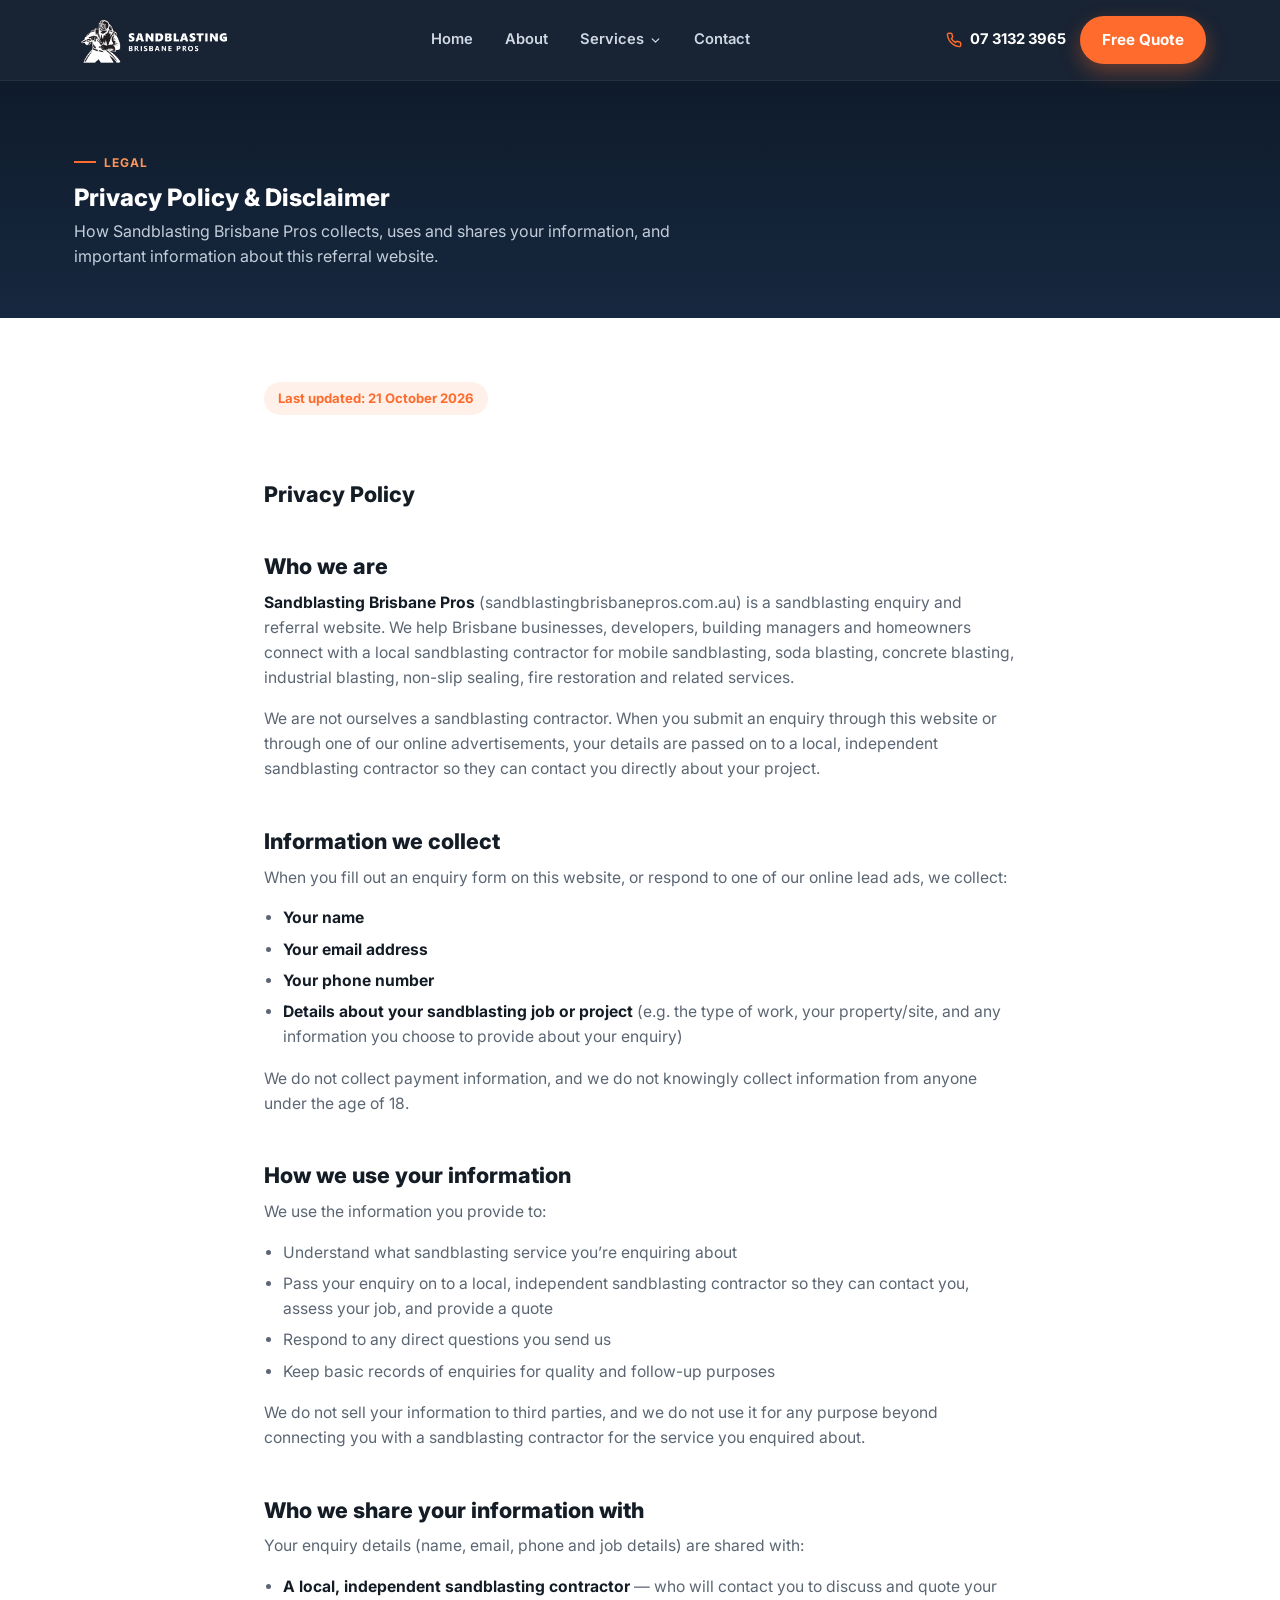
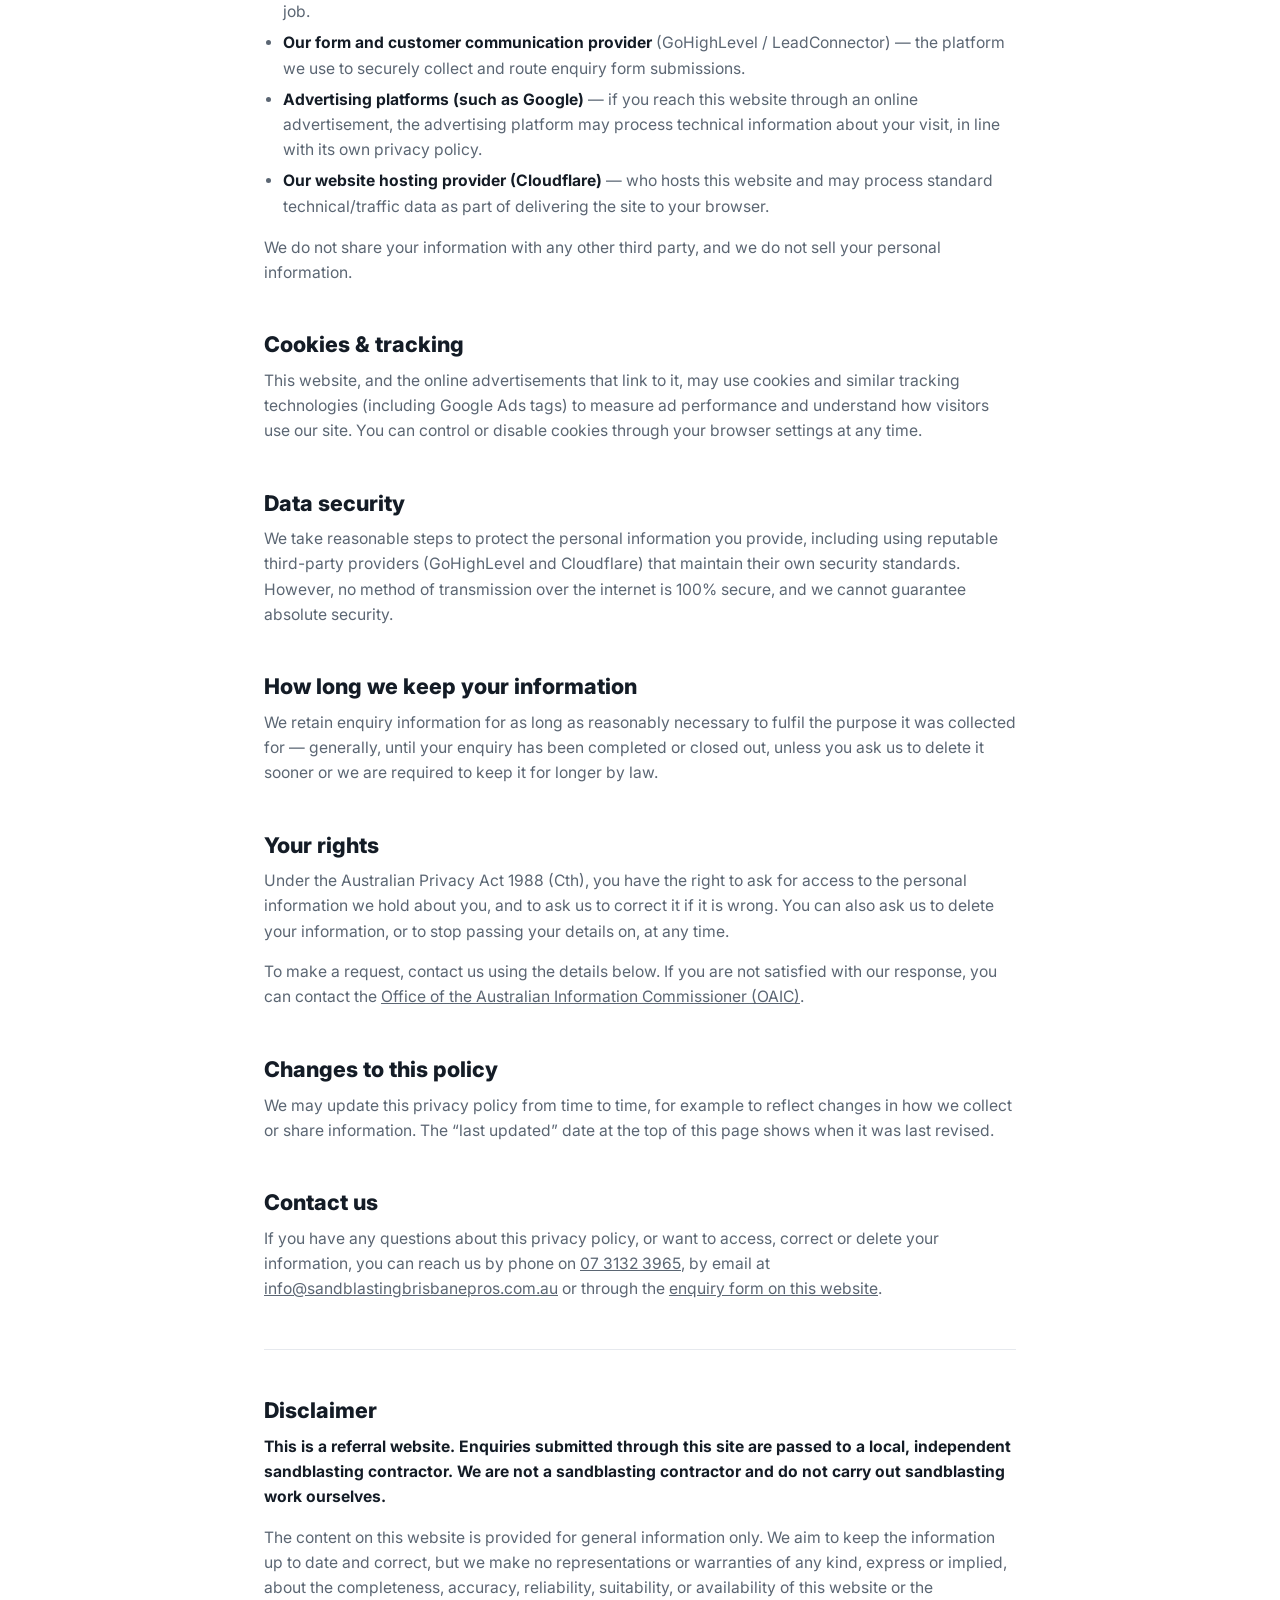
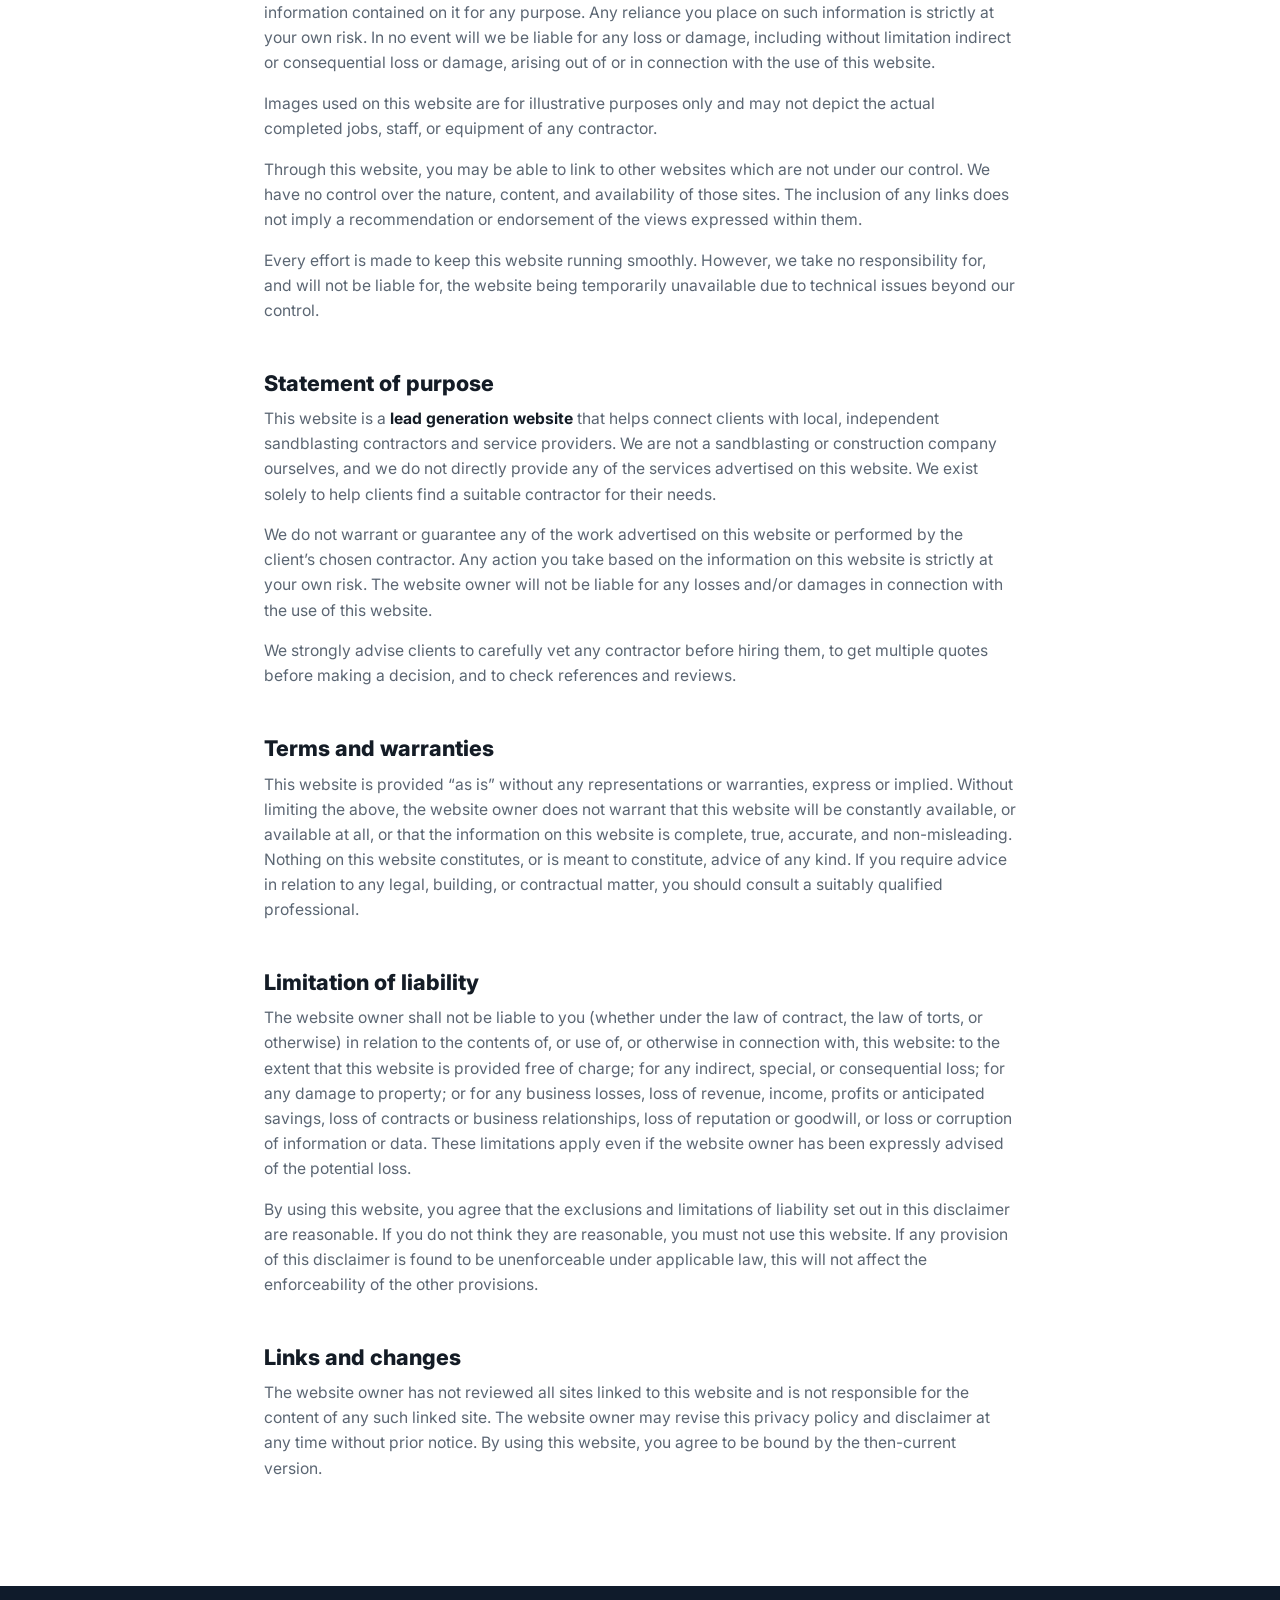
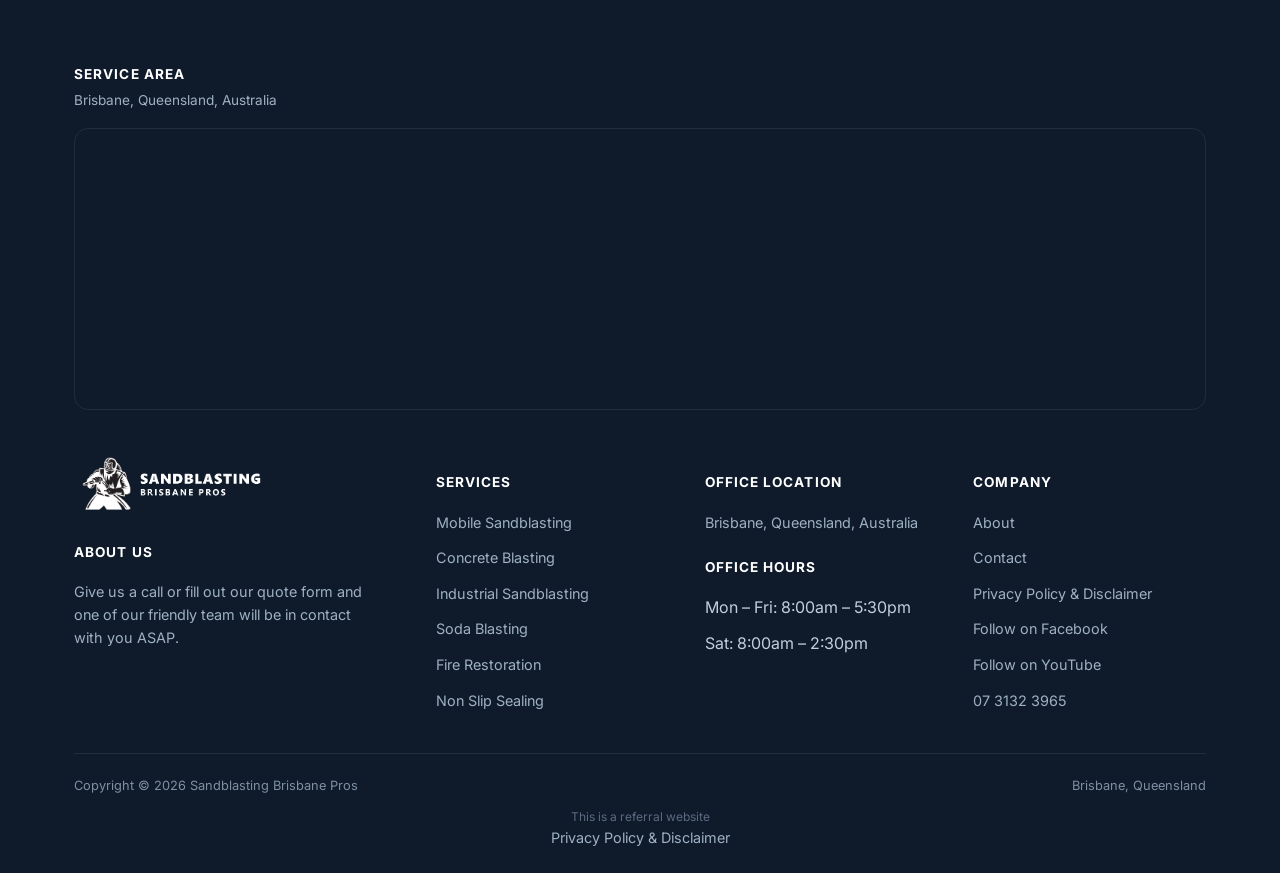
<file: privacy-policy/index.html>
<!doctype html>
<html lang="en-AU">
<head>
<!-- Google tag (gtag.js) -->
<script async src="https://www.googletagmanager.com/gtag/js?id=AW-11084880092"></script>
<script>
  window.dataLayer = window.dataLayer || [];
  function gtag(){dataLayer.push(arguments);}
  gtag('js', new Date());
  gtag('config', 'AW-11084880092');
</script>
<meta charset="UTF-8">
<meta name="viewport" content="width=device-width, initial-scale=1.0">
<link rel="icon" href="/favicon-32.png" sizes="32x32" type="image/png">
<link rel="icon" href="/favicon-192.png" sizes="192x192" type="image/png">
<link rel="apple-touch-icon" href="/apple-touch-icon.png">
<title>Privacy Policy &amp; Disclaimer - Sandblasting Brisbane Pros</title>
<meta name="description" content="Privacy Policy and Disclaimer for Sandblasting Brisbane Pros, a referral website - what information we collect, how it is used and how it is shared with local sandblasting contractors.">
<meta name="robots" content="follow, noindex">
<link rel="canonical" href="https://sandblastingbrisbanepros.com.au/privacy-policy/">
<meta property="og:locale" content="en_AU"><meta property="og:type" content="article"><meta property="og:title" content="Privacy Policy &amp; Disclaimer - Sandblasting Brisbane Pros"><meta property="og:url" content="https://sandblastingbrisbanepros.com.au/privacy-policy/"><meta property="og:site_name" content="Sandblasting Brisbane Pros">
<link rel="preconnect" href="https://fonts.googleapis.com">
<link rel="preconnect" href="https://fonts.gstatic.com" crossorigin>
<link rel="preload" as="style" href="https://fonts.googleapis.com/css2?family=Inter:wght@400;500;600;700;800&display=swap" onload="this.onload=null;this.rel='stylesheet'">
<noscript><link rel="stylesheet" href="https://fonts.googleapis.com/css2?family=Inter:wght@400;500;600;700;800&display=swap"></noscript>
<link rel="stylesheet" href="/css/style.css">
<style id="mnfix">.mobile-menu.open{max-height:calc(100vh - 150px);max-height:calc(100dvh - 150px);overflow-y:auto;-webkit-overflow-scrolling:touch;overscroll-behavior:contain}.mobile-menu.msub-ready .mobile-submenu{display:none}.mobile-menu.msub-ready .mobile-submenu.open{display:flex}.mobile-menu a.msub-parent{display:flex;justify-content:space-between;align-items:center}.mobile-menu a.msub-parent::after{content:"";width:8px;height:8px;border-right:2px solid currentColor;border-bottom:2px solid currentColor;transform:rotate(45deg);margin-right:6px;transition:transform .2s}.mobile-menu a.msub-parent[aria-expanded=true]::after{transform:rotate(-135deg)}</style></head>
<body>
<header>
  <div class="nav wrap">
    <a href="/" class="brand"><img src="/images/Brisbane-Sandblasting-Main.png" alt="Sandblasting Brisbane Pros logo" width="521" height="149"></a>
    <nav class="links">
      <a href="/">Home</a><a href="/about/">About</a>
      <div class="nav-item"><a href="#!" onclick="return false;">Services <svg viewBox="0 0 24 24" fill="none" stroke-width="2.4" stroke-linecap="round" stroke-linejoin="round"><path d="m6 9 6 6 6-6"/></svg></a><div class="nav-dropdown"><a href="/mobile-sandblasting/">Mobile Sandblasting</a><a href="/concrete-blasting/">Concrete Blasting</a><a href="/industrial-sandblasting/">Industrial Sandblasting</a><a href="/soda-blasting/">Soda Blasting</a><a href="/fire-restoration/">Fire Restoration</a><a href="/non-slip-sealing/">Non Slip Sealing</a></div></div>
      <a href="/contact/">Contact</a>
    </nav>
    <div class="nav-cta">
      <a href="tel:+61731323965" class="phone-pill"><svg viewBox="0 0 24 24" fill="none" stroke-width="2.2" stroke-linecap="round" stroke-linejoin="round"><path d="M22 16.92v3a2 2 0 0 1-2.18 2 19.79 19.79 0 0 1-8.63-3.07 19.5 19.5 0 0 1-6-6 19.79 19.79 0 0 1-3.07-8.67A2 2 0 0 1 4.11 2h3a2 2 0 0 1 2 1.72c.127.96.362 1.903.7 2.81a2 2 0 0 1-.45 2.11L8.09 9.91a16 16 0 0 0 6 6l1.27-1.27a2 2 0 0 1 2.11-.45c.907.338 1.85.573 2.81.7A2 2 0 0 1 22 16.92z"/></svg> 07 3132 3965</a>
      <a href="#quote" class="btn btn-primary" style="padding:10px 20px;">Free Quote</a>
      <button type="button" class="hamburger-btn" id="hamburgerBtn" aria-label="Open menu" aria-expanded="false"><svg viewBox="0 0 24 24" fill="none" stroke="#fff" stroke-width="2.4" stroke-linecap="round" stroke-linejoin="round"><path d="M4 7h16M4 12h16M4 17h16"/></svg></button>
    </div>
  </div>
  <div class="mobile-menu" id="mobileMenu"><a href="/">Home</a><a href="/about/">About</a><a href="/services/" style="display:none"></a><div class="mobile-submenu"><a href="/mobile-sandblasting/">Mobile Sandblasting</a><a href="/concrete-blasting/">Concrete Blasting</a><a href="/industrial-sandblasting/">Industrial Sandblasting</a><a href="/soda-blasting/">Soda Blasting</a><a href="/fire-restoration/">Fire Restoration</a><a href="/non-slip-sealing/">Non Slip Sealing</a></div><a href="/contact/">Contact</a><a href="tel:+61731323965" class="mobile-menu-phone">Call 07 3132 3965</a><a href="#quote" class="btn btn-primary" style="width:100%;">Free Quote</a></div>
</header>
<main><section class="policy-hero">
  <div class="wrap">
    <div class="eyebrow">Legal</div>
    <h1>Privacy Policy &amp; Disclaimer</h1>
    <p>How Sandblasting Brisbane Pros collects, uses and shares your information, and important information about this referral website.</p>
  </div>
</section>

<section class="policy">
  <div class="policy-wrap">

    <span class="policy-updated">Last updated: 21 October 2026</span>

    <h2>Privacy Policy</h2>

    <h2>Who we are</h2>
    <p><strong>Sandblasting Brisbane Pros</strong> (sandblastingbrisbanepros.com.au) is a sandblasting enquiry and referral website. We help Brisbane businesses, developers, building managers and homeowners connect with a local sandblasting contractor for mobile sandblasting, soda blasting, concrete blasting, industrial blasting, non-slip sealing, fire restoration and related services.</p>
    <p>We are not ourselves a sandblasting contractor. When you submit an enquiry through this website or through one of our online advertisements, your details are passed on to a local, independent sandblasting contractor so they can contact you directly about your project.</p>

    <h2>Information we collect</h2>
    <p>When you fill out an enquiry form on this website, or respond to one of our online lead ads, we collect:</p>
    <ul>
      <li><strong>Your name</strong></li>
      <li><strong>Your email address</strong></li>
      <li><strong>Your phone number</strong></li>
      <li><strong>Details about your sandblasting job or project</strong> (e.g. the type of work, your property/site, and any information you choose to provide about your enquiry)</li>
    </ul>
    <p>We do not collect payment information, and we do not knowingly collect information from anyone under the age of 18.</p>

    <h2>How we use your information</h2>
    <p>We use the information you provide to:</p>
    <ul>
      <li>Understand what sandblasting service you&rsquo;re enquiring about</li>
      <li>Pass your enquiry on to a local, independent sandblasting contractor so they can contact you, assess your job, and provide a quote</li>
      <li>Respond to any direct questions you send us</li>
      <li>Keep basic records of enquiries for quality and follow-up purposes</li>
    </ul>
    <p>We do not sell your information to third parties, and we do not use it for any purpose beyond connecting you with a sandblasting contractor for the service you enquired about.</p>

    <h2>Who we share your information with</h2>
    <p>Your enquiry details (name, email, phone and job details) are shared with:</p>
    <ul>
      <li><strong>A local, independent sandblasting contractor</strong> &mdash; who will contact you to discuss and quote your job.</li>
      <li><strong>Our form and customer communication provider</strong> (GoHighLevel / LeadConnector) &mdash; the platform we use to securely collect and route enquiry form submissions.</li>
      <li><strong>Advertising platforms (such as Google)</strong> &mdash; if you reach this website through an online advertisement, the advertising platform may process technical information about your visit, in line with its own privacy policy.</li>
      <li><strong>Our website hosting provider (Cloudflare)</strong> &mdash; who hosts this website and may process standard technical/traffic data as part of delivering the site to your browser.</li>
    </ul>
    <p>We do not share your information with any other third party, and we do not sell your personal information.</p>

    <h2>Cookies &amp; tracking</h2>
    <p>This website, and the online advertisements that link to it, may use cookies and similar tracking technologies (including Google Ads tags) to measure ad performance and understand how visitors use our site. You can control or disable cookies through your browser settings at any time.</p>

    <h2>Data security</h2>
    <p>We take reasonable steps to protect the personal information you provide, including using reputable third-party providers (GoHighLevel and Cloudflare) that maintain their own security standards. However, no method of transmission over the internet is 100% secure, and we cannot guarantee absolute security.</p>

    <h2>How long we keep your information</h2>
    <p>We retain enquiry information for as long as reasonably necessary to fulfil the purpose it was collected for &mdash; generally, until your enquiry has been completed or closed out, unless you ask us to delete it sooner or we are required to keep it for longer by law.</p>

    <h2>Your rights</h2>
    <p>Under the Australian Privacy Act 1988 (Cth), you have the right to ask for access to the personal information we hold about you, and to ask us to correct it if it is wrong. You can also ask us to delete your information, or to stop passing your details on, at any time.</p>
    <p>To make a request, contact us using the details below. If you are not satisfied with our response, you can contact the <a href="https://www.oaic.gov.au/" target="_blank" rel="noopener">Office of the Australian Information Commissioner (OAIC)</a>.</p>

    <h2>Changes to this policy</h2>
    <p>We may update this privacy policy from time to time, for example to reflect changes in how we collect or share information. The &ldquo;last updated&rdquo; date at the top of this page shows when it was last revised.</p>

    <h2>Contact us</h2>
    <p>If you have any questions about this privacy policy, or want to access, correct or delete your information, you can reach us by phone on <a href="tel:+61731323965">07 3132 3965</a>, by email at <a href="mailto:info@sandblastingbrisbanepros.com.au">info@sandblastingbrisbanepros.com.au</a> or through the <a href="/contact/">enquiry form on this website</a>.</p>

    <hr style="border:none;border-top:1px solid var(--line);margin:3em 0;">

    <h2 id="disclaimer">Disclaimer</h2>
    <p><strong>This is a referral website. Enquiries submitted through this site are passed to a local, independent sandblasting contractor. We are not a sandblasting contractor and do not carry out sandblasting work ourselves.</strong></p>
    <p>The content on this website is provided for general information only. We aim to keep the information up to date and correct, but we make no representations or warranties of any kind, express or implied, about the completeness, accuracy, reliability, suitability, or availability of this website or the information contained on it for any purpose. Any reliance you place on such information is strictly at your own risk. In no event will we be liable for any loss or damage, including without limitation indirect or consequential loss or damage, arising out of or in connection with the use of this website.</p>
    <p>Images used on this website are for illustrative purposes only and may not depict the actual completed jobs, staff, or equipment of any contractor.</p>
    <p>Through this website, you may be able to link to other websites which are not under our control. We have no control over the nature, content, and availability of those sites. The inclusion of any links does not imply a recommendation or endorsement of the views expressed within them.</p>
    <p>Every effort is made to keep this website running smoothly. However, we take no responsibility for, and will not be liable for, the website being temporarily unavailable due to technical issues beyond our control.</p>

    <h2>Statement of purpose</h2>
    <p>This website is a <strong>lead generation website</strong> that helps connect clients with local, independent sandblasting contractors and service providers. We are not a sandblasting or construction company ourselves, and we do not directly provide any of the services advertised on this website. We exist solely to help clients find a suitable contractor for their needs.</p>
    <p>We do not warrant or guarantee any of the work advertised on this website or performed by the client&rsquo;s chosen contractor. Any action you take based on the information on this website is strictly at your own risk. The website owner will not be liable for any losses and/or damages in connection with the use of this website.</p>
    <p>We strongly advise clients to carefully vet any contractor before hiring them, to get multiple quotes before making a decision, and to check references and reviews.</p>

    <h2>Terms and warranties</h2>
    <p>This website is provided &ldquo;as is&rdquo; without any representations or warranties, express or implied. Without limiting the above, the website owner does not warrant that this website will be constantly available, or available at all, or that the information on this website is complete, true, accurate, and non-misleading. Nothing on this website constitutes, or is meant to constitute, advice of any kind. If you require advice in relation to any legal, building, or contractual matter, you should consult a suitably qualified professional.</p>

    <h2>Limitation of liability</h2>
    <p>The website owner shall not be liable to you (whether under the law of contract, the law of torts, or otherwise) in relation to the contents of, or use of, or otherwise in connection with, this website: to the extent that this website is provided free of charge; for any indirect, special, or consequential loss; for any damage to property; or for any business losses, loss of revenue, income, profits or anticipated savings, loss of contracts or business relationships, loss of reputation or goodwill, or loss or corruption of information or data. These limitations apply even if the website owner has been expressly advised of the potential loss.</p>
    <p>By using this website, you agree that the exclusions and limitations of liability set out in this disclaimer are reasonable. If you do not think they are reasonable, you must not use this website. If any provision of this disclaimer is found to be unenforceable under applicable law, this will not affect the enforceability of the other provisions.</p>

    <h2>Links and changes</h2>
    <p>The website owner has not reviewed all sites linked to this website and is not responsible for the content of any such linked site. The website owner may revise this privacy policy and disclaimer at any time without prior notice. By using this website, you agree to be bound by the then-current version.</p>

  </div>
</section></main>
<footer>
  <div class="wrap">
    <div class="footer-map-head"><h4>Service Area</h4><p>Brisbane, Queensland, Australia</p></div>
    <div class="footer-map"><iframe src="https://www.google.com/maps/embed?pb=!1m14!1m8!1m3!1d453477.6536737166!2d152.9931964!3d-27.3821429!3m2!1i1024!2i768!4f13.1!3m3!1m2!1s0x8f4a7a86e085a247%3A0x16456ffaeec5b2f6!2sSandblasting%20Brisbane%20Pros!5e0!3m2!1sen!2sau!4v1687881311040!5m2!1sen!2sau" width="600" height="280" style="border:0" allowfullscreen loading="lazy" referrerpolicy="no-referrer-when-downgrade" title="Sandblasting Brisbane Pros service area map"></iframe></div>
    <div class="footer-grid">
      <div class="footer-brand"><a href="/" class="brand"><img src="/images/Brisbane-Sandblasting-Main.png" alt="Sandblasting Brisbane Pros" width="521" height="149" loading="lazy"></a>
        <h4>About us</h4><p>Give us a call or fill out our quote form and one of our friendly team will be in contact with you ASAP.</p></div>
      <div><h4>Services</h4><ul><li><a href="/mobile-sandblasting/">Mobile Sandblasting</a></li><li><a href="/concrete-blasting/">Concrete Blasting</a></li><li><a href="/industrial-sandblasting/">Industrial Sandblasting</a></li><li><a href="/soda-blasting/">Soda Blasting</a></li><li><a href="/fire-restoration/">Fire Restoration</a></li><li><a href="/non-slip-sealing/">Non Slip Sealing</a></li></ul></div>
      <div><h4>Office Location</h4><ul><li><a href="https://goo.gl/maps/e6NTSUh4F3G5m8Z46" target="_blank" rel="noopener">Brisbane, Queensland, Australia</a></li></ul>
        <h4 style="margin-top:22px;">Office Hours</h4><ul><li>Mon &ndash; Fri: 8:00am &ndash; 5:30pm</li><li>Sat: 8:00am &ndash; 2:30pm</li></ul></div>
      <div><h4>Company</h4><ul><li><a href="/about/">About</a></li><li><a href="/contact/">Contact</a></li><li><a href="/privacy-policy/">Privacy Policy &amp; Disclaimer</a></li><li><a href="https://www.facebook.com/profile.php?id=100093681055703" target="_blank" rel="noopener">Follow on Facebook</a></li><li><a href="https://www.youtube.com/@SandblstingBrisbanePros-dn4zj" target="_blank" rel="noopener">Follow on YouTube</a></li><li><a href="tel:+61731323965">07 3132 3965</a></li></ul></div>
    </div>
    <div class="footer-bottom"><span>Copyright &copy; 2026 Sandblasting Brisbane Pros</span><span>Brisbane, Queensland</span></div>
    <div class="footer-disclosure">This is a referral website<br><a href="/privacy-policy/">Privacy Policy &amp; Disclaimer</a></div>
  </div>
</footer>
<script>
(function(){var b=document.getElementById('hamburgerBtn'),m=document.getElementById('mobileMenu');if(!b||!m)return;b.addEventListener('click',function(){var o=m.classList.toggle('open');b.setAttribute('aria-expanded',o?'true':'false');});})();
</script>
<script src="https://link.msgsndr.com/js/form_embed.js" defer></script>
<script id="mnfixjs">(function(){var m=document.getElementById("mobileMenu");if(!m)return;m.querySelectorAll(".mobile-submenu").forEach(function(s){var p=s.previousElementSibling;if(!p||p.tagName!=="A")return;var a=document.createElement("a");a.href=p.getAttribute("href");a.textContent="All "+p.textContent.trim();s.insertBefore(a,s.firstChild);m.classList.add("msub-ready");p.classList.add("msub-parent");p.setAttribute("aria-expanded","false");p.addEventListener("click",function(e){e.preventDefault();var o=s.classList.toggle("open");p.setAttribute("aria-expanded",o?"true":"false")})});var b=document.getElementById("hamburgerBtn");document.addEventListener("pointerdown",function(e){if(!m.classList.contains("open")||m.contains(e.target)||(b&&b.contains(e.target)))return;m.classList.remove("open");if(b)b.setAttribute("aria-expanded","false")})})();</script></body>
</html>
</file>
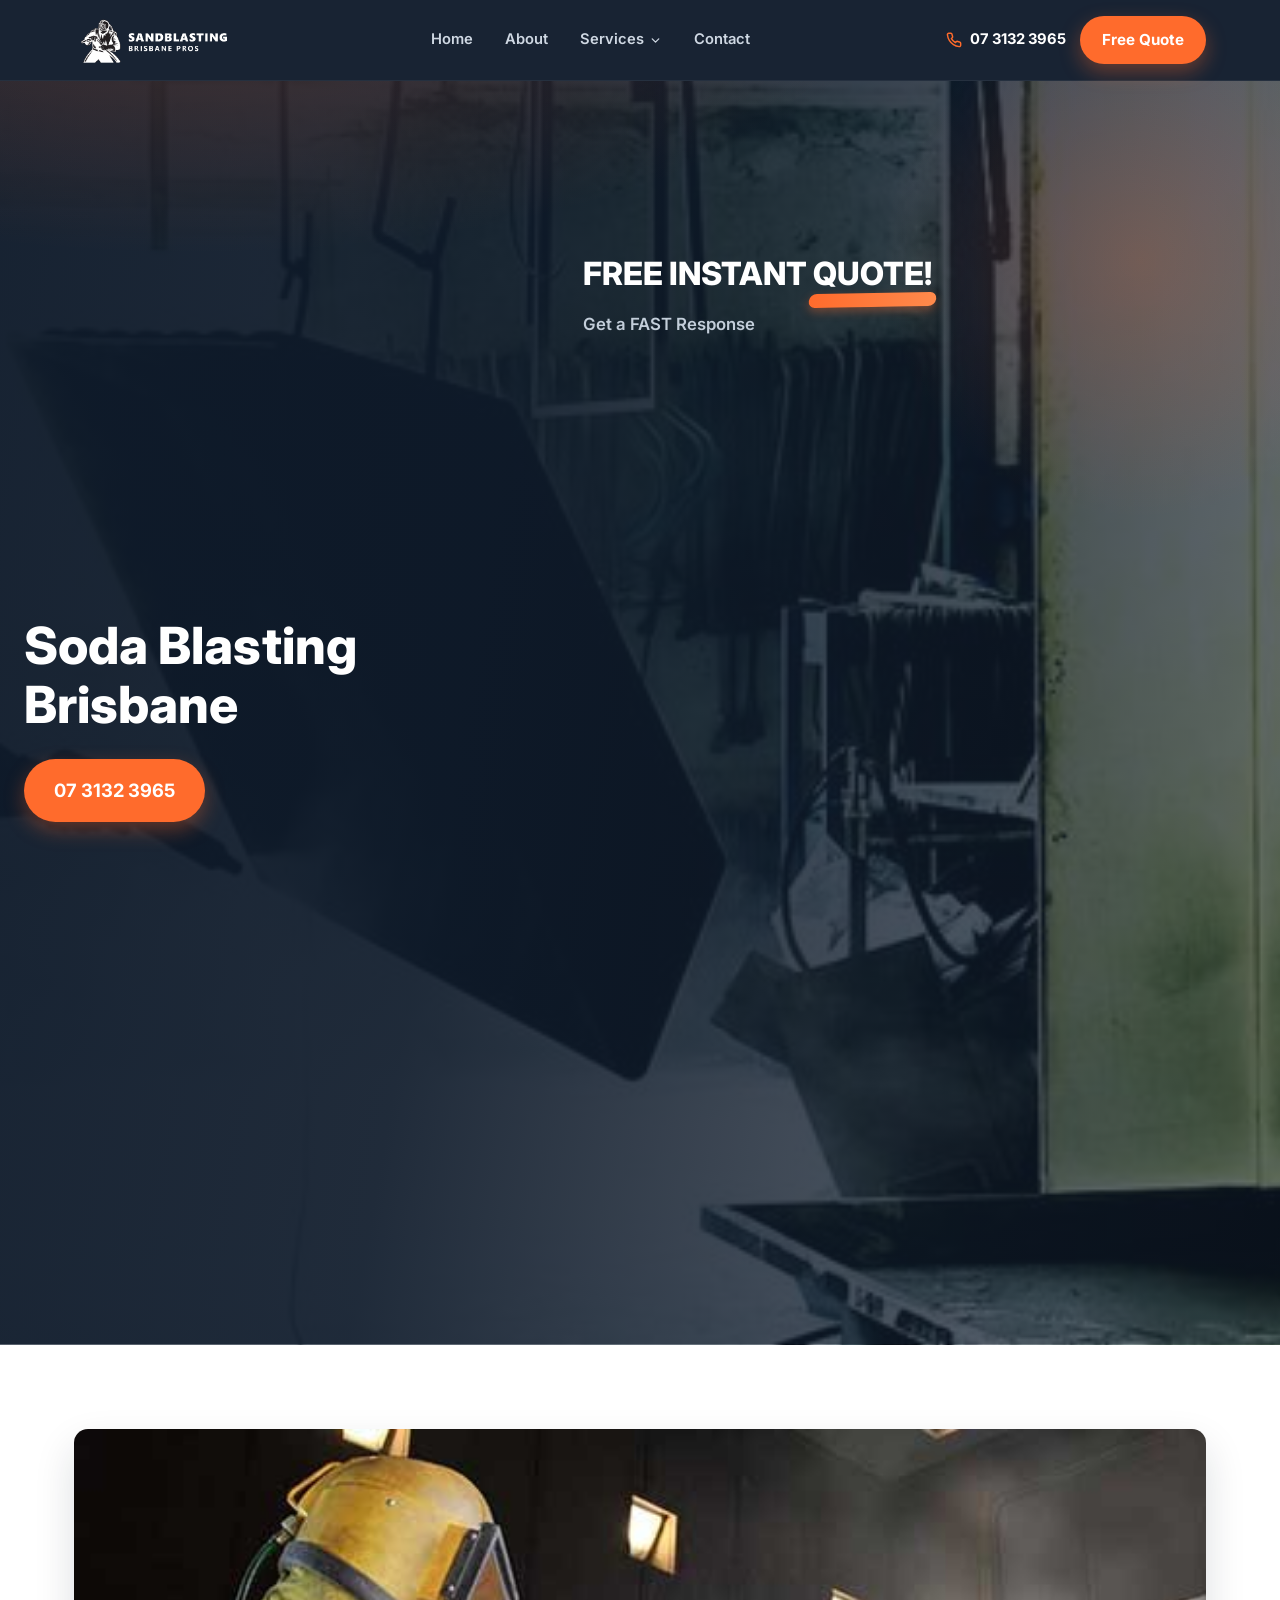
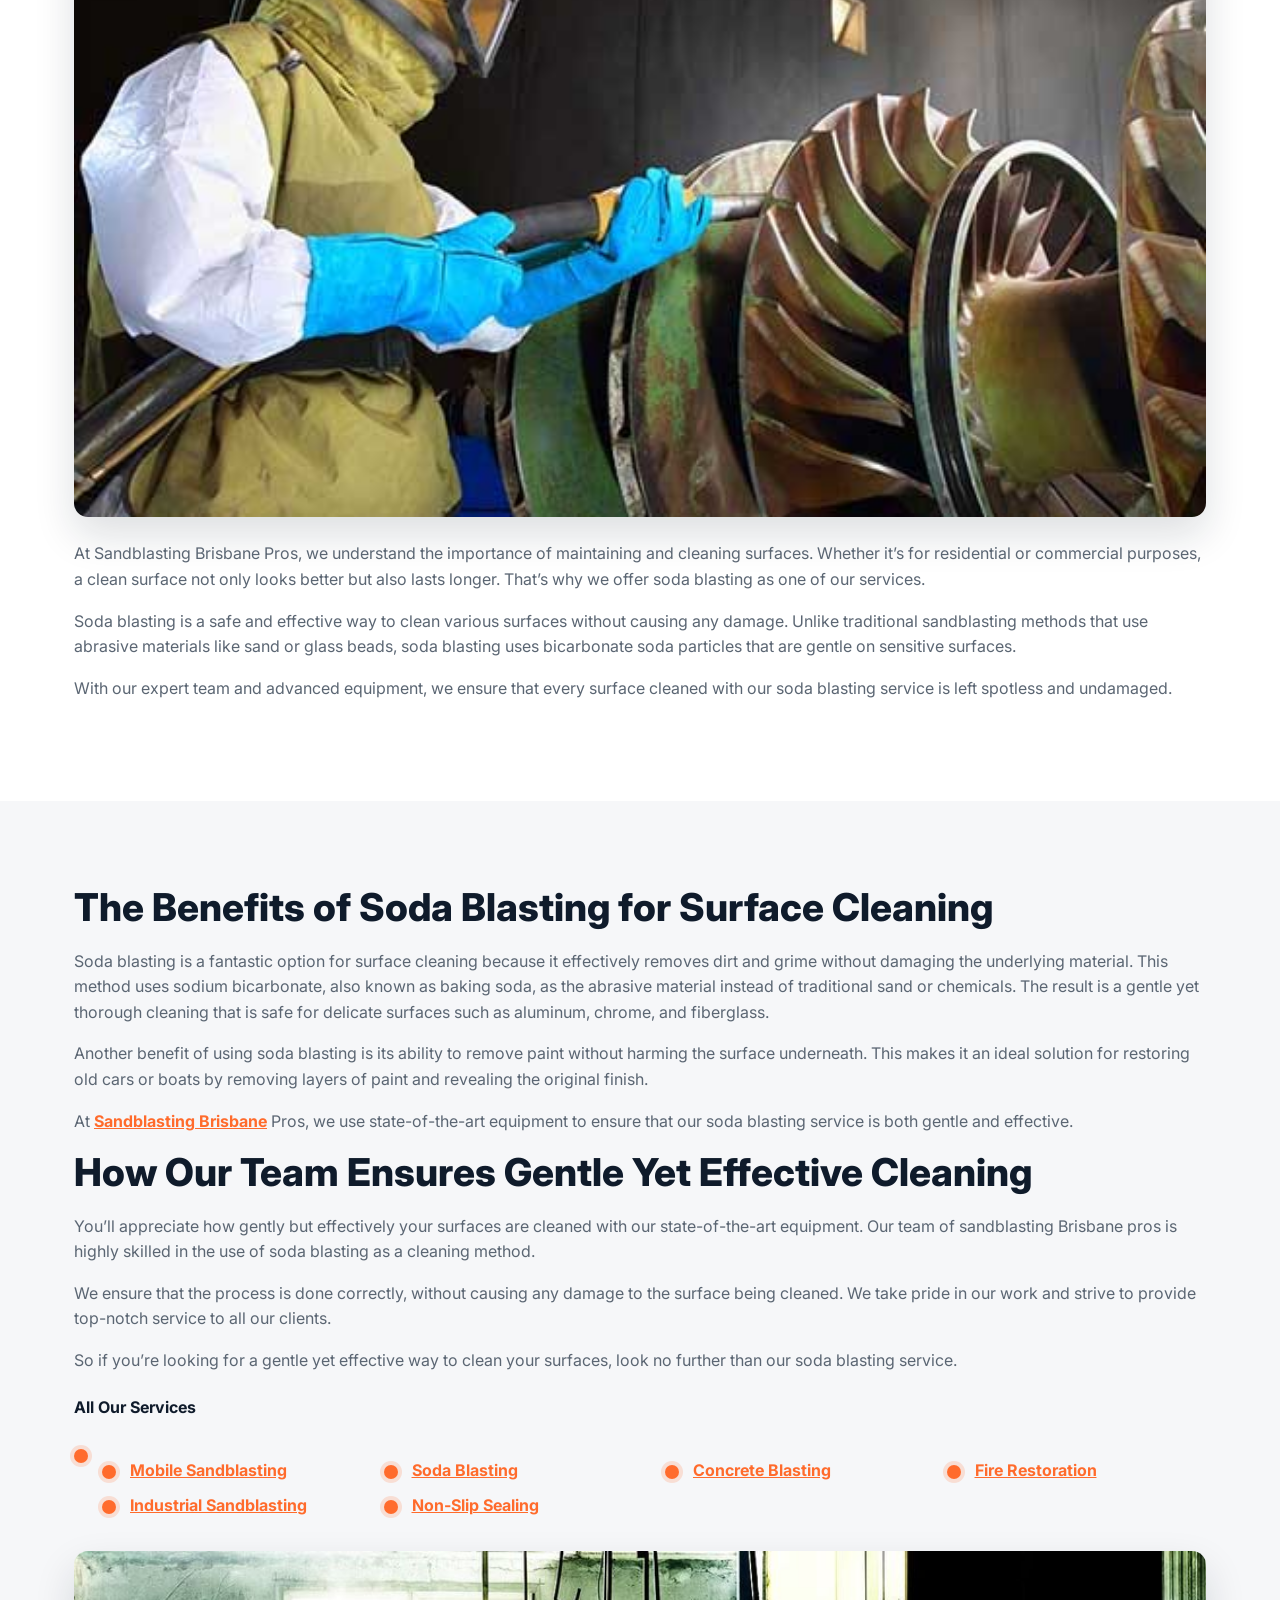
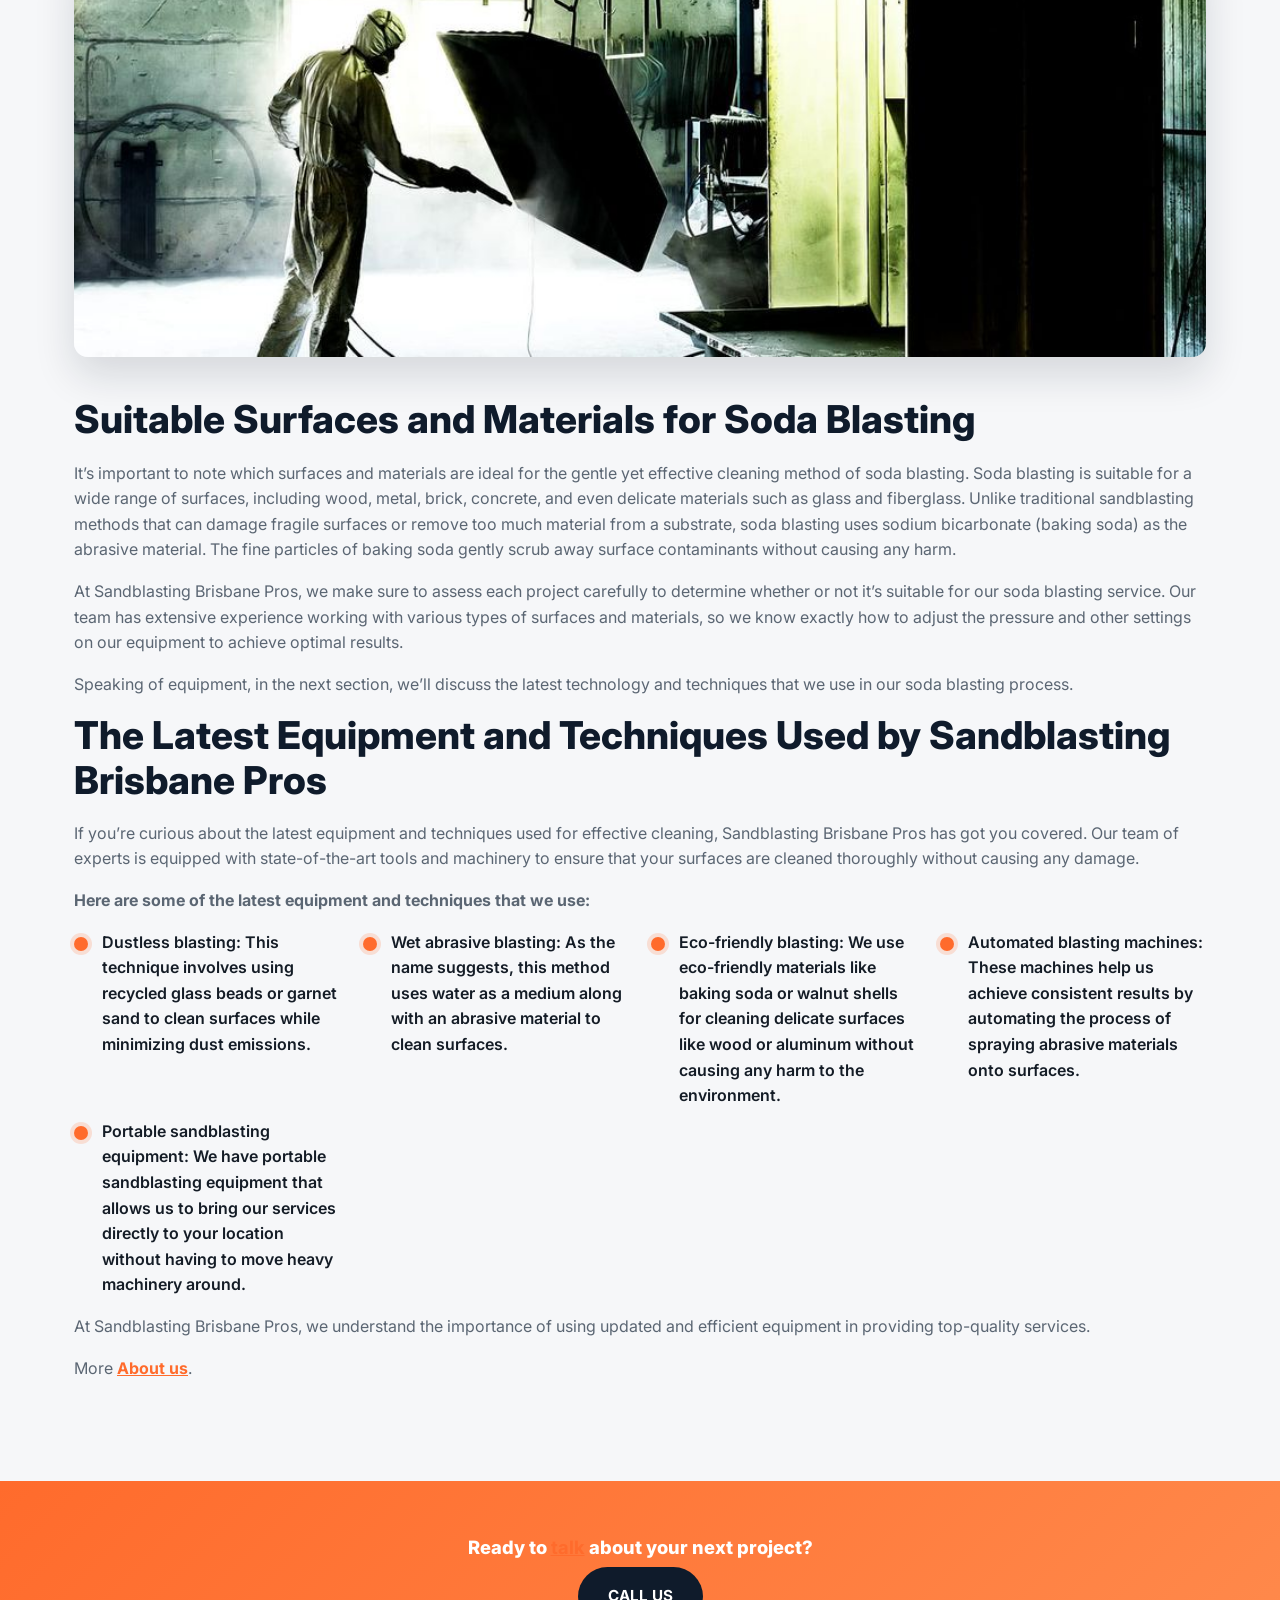
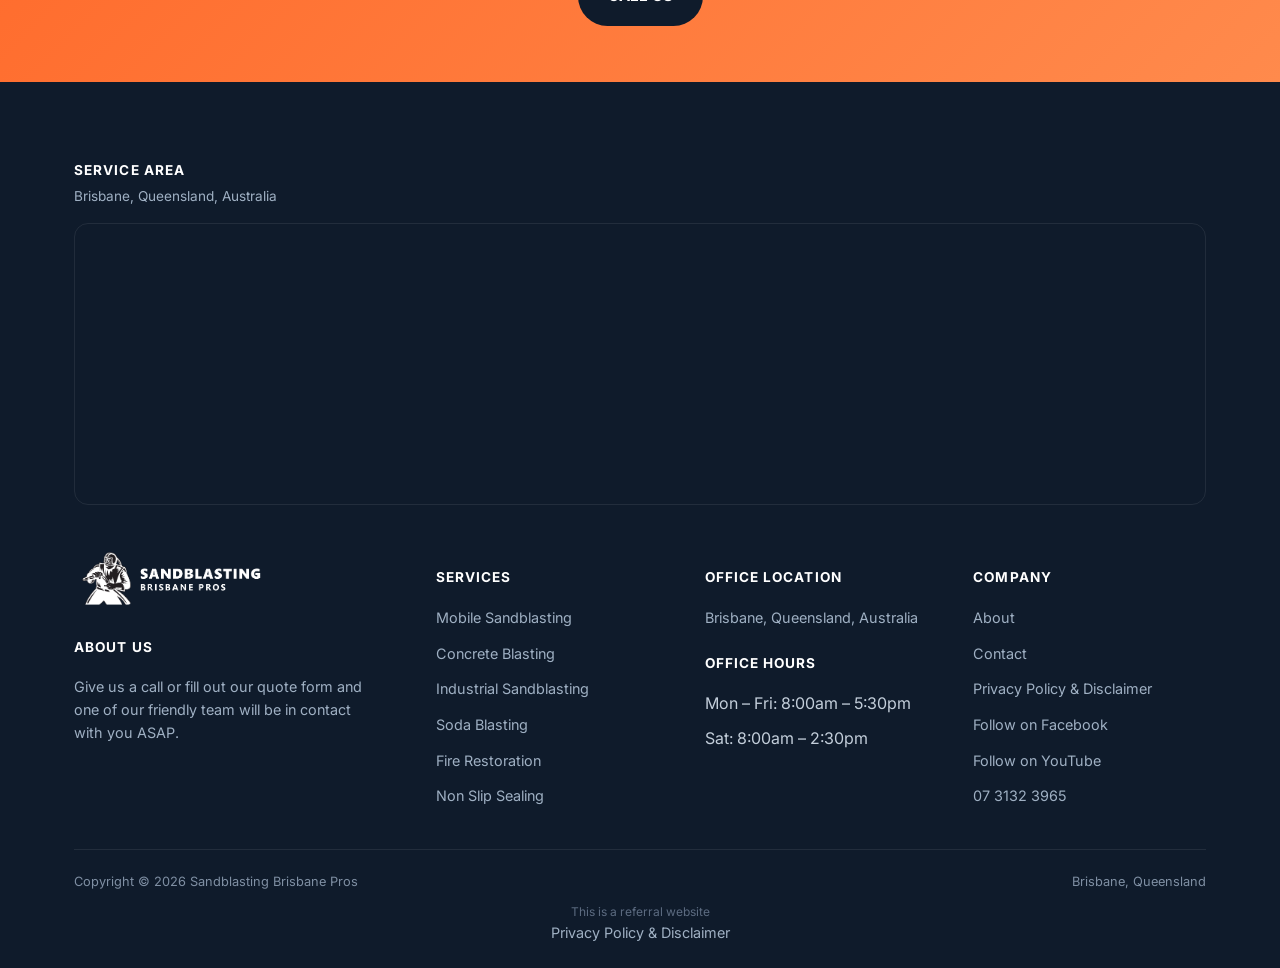
<file: soda-blasting/index.html>
<!doctype html>
<html lang="en-AU">
<head>
<!-- Google tag (gtag.js) -->
<script async src="https://www.googletagmanager.com/gtag/js?id=AW-11084880092"></script>
<script>
  window.dataLayer = window.dataLayer || [];
  function gtag(){dataLayer.push(arguments);}
  gtag('js', new Date());
  gtag('config', 'AW-11084880092');
</script>
<meta charset="UTF-8">
<meta name="viewport" content="width=device-width, initial-scale=1.0">
<link rel="icon" href="/favicon-32.png" sizes="32x32" type="image/png">
<link rel="icon" href="/favicon-192.png" sizes="192x192" type="image/png">
<link rel="apple-touch-icon" href="/apple-touch-icon.png">
<title>Soda Blasting - Sandblasting Brisbane Pros</title>
<meta name="description" content="At Sandblasting Brisbane Pros, we understand the importance of maintaining and cleaning surfaces. Whether it&#x27;s for residential or commercial purposes, a clean">
<meta name="robots" content="follow, index, max-snippet:-1, max-video-preview:-1, max-image-preview:large">
<link rel="canonical" href="https://sandblastingbrisbanepros.com.au/soda-blasting/">
<meta property="og:locale" content="en_US">
<meta property="og:type" content="article">
<meta property="og:title" content="Soda Blasting - Sandblasting Brisbane Pros">
<meta property="og:description" content="At Sandblasting Brisbane Pros, we understand the importance of maintaining and cleaning surfaces. Whether it&#x27;s for residential or commercial purposes, a clean">
<meta property="og:url" content="https://sandblastingbrisbanepros.com.au/soda-blasting/">
<meta property="og:site_name" content="Sandblasting Brisbane Pros">
<meta name="twitter:card" content="summary_large_image">
<meta name="twitter:title" content="Soda Blasting - Sandblasting Brisbane Pros">
<meta name="twitter:description" content="At Sandblasting Brisbane Pros, we understand the importance of maintaining and cleaning surfaces. Whether it&#x27;s for residential or commercial purposes, a clean">
<meta name="twitter:label1" content="Time to read">
<meta name="twitter:data1" content="10 minutes">
<script type="application/ld+json">{"@context": "https://schema.org", "@graph": [{"@type": "Place", "@id": "https://sandblastingbrisbanepros.com.au/#place", "address": {"@type": "PostalAddress", "addressLocality": "Brisbane", "addressRegion": "Queensland", "addressCountry": "Australia"}}, {"@type": "Organization", "@id": "https://sandblastingbrisbanepros.com.au/#organization", "name": "Sandblasting Brisbane Pros", "url": "https://sandblastingbrisbanepros.com.au", "email": "info@sandblastingbrisbanepros.com.au", "address": {"@type": "PostalAddress", "addressLocality": "Brisbane", "addressRegion": "Queensland", "addressCountry": "Australia"}, "logo": {"@type": "ImageObject", "@id": "https://sandblastingbrisbanepros.com.au/#logo", "url": "https://sandblastingbrisbanepros.com.au/images/Brisbane-2-Sandblasting-Main-Square-ON-SOLID.png", "contentUrl": "https://sandblastingbrisbanepros.com.au/images/Brisbane-2-Sandblasting-Main-Square-ON-SOLID.png", "caption": "Sandblasting Brisbane Pros", "inLanguage": "en-US", "width": "600", "height": "600"}, "contactPoint": [{"@type": "ContactPoint", "telephone": "+61-7-3132-3965", "contactType": "customer support"}], "location": {"@id": "https://sandblastingbrisbanepros.com.au/#place"}}, {"@type": "WebSite", "@id": "https://sandblastingbrisbanepros.com.au/#website", "url": "https://sandblastingbrisbanepros.com.au", "name": "Sandblasting Brisbane Pros", "alternateName": "Brisbane Sandblasting and Soda Blasting Services", "publisher": {"@id": "https://sandblastingbrisbanepros.com.au/#organization"}, "inLanguage": "en-US"}, {"@type": "WebPage", "@id": "https://sandblastingbrisbanepros.com.au/soda-blasting/#webpage", "url": "https://sandblastingbrisbanepros.com.au/soda-blasting/", "name": "Soda Blasting - Sandblasting Brisbane Pros", "datePublished": "2023-06-27T18:05:06+00:00", "dateModified": "2025-04-03T05:09:03+00:00", "isPartOf": {"@id": "https://sandblastingbrisbanepros.com.au/#website"}, "inLanguage": "en-US"}, {"@type": "Person", "@id": "https://sandblastingbrisbanepros.com.au/author/sandblasting-brisbane-pros/", "name": "Sandblasting Brisbane Pros", "url": "https://sandblastingbrisbanepros.com.au/author/sandblasting-brisbane-pros/", "image": {"@type": "ImageObject", "@id": "https://secure.gravatar.com/avatar/1a805ecce72dbea624f8210f16b617142cd50f277b3b90b3f68485606a558cd0?s=96&amp;d=mm&amp;r=g", "url": "https://secure.gravatar.com/avatar/1a805ecce72dbea624f8210f16b617142cd50f277b3b90b3f68485606a558cd0?s=96&amp;d=mm&amp;r=g", "caption": "Sandblasting Brisbane Pros", "inLanguage": "en-US"}, "sameAs": ["https://sandblastingbrisbanepros.com.au"], "worksFor": {"@id": "https://sandblastingbrisbanepros.com.au/#organization"}}, {"@type": "Article", "headline": "Soda Blasting - Sandblasting Brisbane Pros", "datePublished": "2023-06-27T18:05:06+00:00", "dateModified": "2025-04-03T05:09:03+00:00", "author": {"@id": "https://sandblastingbrisbanepros.com.au/author/sandblasting-brisbane-pros/", "name": "Sandblasting Brisbane Pros"}, "publisher": {"@id": "https://sandblastingbrisbanepros.com.au/#organization"}, "description": "At Sandblasting Brisbane Pros, we understand the importance of maintaining and cleaning surfaces. Whether it&#039;s for residential or commercial purposes, a clean", "name": "Soda Blasting - Sandblasting Brisbane Pros", "@id": "https://sandblastingbrisbanepros.com.au/soda-blasting/#richSnippet", "isPartOf": {"@id": "https://sandblastingbrisbanepros.com.au/soda-blasting/#webpage"}, "inLanguage": "en-US", "mainEntityOfPage": {"@id": "https://sandblastingbrisbanepros.com.au/soda-blasting/#webpage"}}]}</script>
<script type="application/ld+json">{"@context": "https://schema.org", "@type": "Service", "serviceType": "Soda Blasting", "name": "Soda Blasting Brisbane", "provider": {"@id": "https://sandblastingbrisbanepros.com.au/#localbusiness"}, "areaServed": {"@type": "City", "name": "Brisbane"}, "url": "https://sandblastingbrisbanepros.com.au/soda-blasting/"}</script>
<script type="application/ld+json">{"@context": "https://schema.org", "@type": "BreadcrumbList", "itemListElement": [{"@type": "ListItem", "position": 1, "name": "Home", "item": "https://sandblastingbrisbanepros.com.au/"}, {"@type": "ListItem", "position": 2, "name": "Soda Blasting", "item": "https://sandblastingbrisbanepros.com.au/soda-blasting/"}]}</script>
<link rel="preconnect" href="https://fonts.googleapis.com">
<link rel="preconnect" href="https://fonts.gstatic.com" crossorigin>
<link rel="preload" as="style" href="https://fonts.googleapis.com/css2?family=Inter:wght@400;500;600;700;800&display=swap" onload="this.onload=null;this.rel='stylesheet'">
<noscript><link rel="stylesheet" href="https://fonts.googleapis.com/css2?family=Inter:wght@400;500;600;700;800&display=swap"></noscript>
<link rel="stylesheet" href="/css/style.css">
<style id="mnfix">.mobile-menu.open{max-height:calc(100vh - 150px);max-height:calc(100dvh - 150px);overflow-y:auto;-webkit-overflow-scrolling:touch;overscroll-behavior:contain}.mobile-menu.msub-ready .mobile-submenu{display:none}.mobile-menu.msub-ready .mobile-submenu.open{display:flex}.mobile-menu a.msub-parent{display:flex;justify-content:space-between;align-items:center}.mobile-menu a.msub-parent::after{content:"";width:8px;height:8px;border-right:2px solid currentColor;border-bottom:2px solid currentColor;transform:rotate(45deg);margin-right:6px;transition:transform .2s}.mobile-menu a.msub-parent[aria-expanded=true]::after{transform:rotate(-135deg)}</style></head>
<body>
<header>
  <div class="nav wrap">
    <a href="/" class="brand"><img src="/images/Brisbane-Sandblasting-Main.png" alt="Sandblasting Brisbane Pros logo" width="521" height="149"></a>
    <nav class="links">
      <a href="/">Home</a><a href="/about/">About</a>
      <div class="nav-item"><a href="#!" onclick="return false;">Services <svg viewBox="0 0 24 24" fill="none" stroke-width="2.4" stroke-linecap="round" stroke-linejoin="round"><path d="m6 9 6 6 6-6"/></svg></a><div class="nav-dropdown"><a href="/mobile-sandblasting/">Mobile Sandblasting</a><a href="/concrete-blasting/">Concrete Blasting</a><a href="/industrial-sandblasting/">Industrial Sandblasting</a><a href="/soda-blasting/">Soda Blasting</a><a href="/fire-restoration/">Fire Restoration</a><a href="/non-slip-sealing/">Non Slip Sealing</a></div></div>
      <a href="/contact/">Contact</a>
    </nav>
    <div class="nav-cta">
      <a href="tel:+61731323965" class="phone-pill"><svg viewBox="0 0 24 24" fill="none" stroke-width="2.2" stroke-linecap="round" stroke-linejoin="round"><path d="M22 16.92v3a2 2 0 0 1-2.18 2 19.79 19.79 0 0 1-8.63-3.07 19.5 19.5 0 0 1-6-6 19.79 19.79 0 0 1-3.07-8.67A2 2 0 0 1 4.11 2h3a2 2 0 0 1 2 1.72c.127.96.362 1.903.7 2.81a2 2 0 0 1-.45 2.11L8.09 9.91a16 16 0 0 0 6 6l1.27-1.27a2 2 0 0 1 2.11-.45c.907.338 1.85.573 2.81.7A2 2 0 0 1 22 16.92z"/></svg> 07 3132 3965</a>
      <a href="#quote" class="btn btn-primary" style="padding:10px 20px;">Free Quote</a>
      <button type="button" class="hamburger-btn" id="hamburgerBtn" aria-label="Open menu" aria-expanded="false"><svg viewBox="0 0 24 24" fill="none" stroke="#fff" stroke-width="2.4" stroke-linecap="round" stroke-linejoin="round"><path d="M4 7h16M4 12h16M4 17h16"/></svg></button>
    </div>
  </div>
  <div class="mobile-menu" id="mobileMenu"><a href="/">Home</a><a href="/about/">About</a><a href="/services/" style="display:none"></a><div class="mobile-submenu"><a href="/mobile-sandblasting/">Mobile Sandblasting</a><a href="/concrete-blasting/">Concrete Blasting</a><a href="/industrial-sandblasting/">Industrial Sandblasting</a><a href="/soda-blasting/">Soda Blasting</a><a href="/fire-restoration/">Fire Restoration</a><a href="/non-slip-sealing/">Non Slip Sealing</a></div><a href="/contact/">Contact</a><a href="tel:+61731323965" class="mobile-menu-phone">Call 07 3132 3965</a><a href="#quote" class="btn btn-primary" style="width:100%;">Free Quote</a></div>
</header>
<main>
<section class="hero" id="top"><div class="hero-inner"><div class="hero-copy"><div class="row"><div class="text"><h1>Soda Blasting Brisbane</h1></div><p class="btn-wrap"><a class="btn btn-primary" href="tel:+61731323965">07 3132 3965</a></p></div></div><div class="hero-form" id="quote">
      <div class="hero-form-head"><p class="response-time">FREE INSTANT <span class="highlight">QUOTE!</span></p><p class="response-sub">Get a FAST Response</p></div>
      <div class="form-card"><iframe src="https://api.leadconnectorhq.com/widget/form/bKBavPgEwGS7zOEv9Xl7" style="width:100%;height:100%;min-height:815px;border:none;border-radius:14px" id="inline-bKBavPgEwGS7zOEv9Xl7" data-layout="{'id':'INLINE'}" data-trigger-type="alwaysShow" data-trigger-value="" data-activation-type="alwaysActivated" data-activation-value="" data-deactivation-type="neverDeactivate" data-deactivation-value="" data-form-name="Brisbane Sandblasting" data-height="815" data-layout-iframe-id="inline-bKBavPgEwGS7zOEv9Xl7" data-form-id="bKBavPgEwGS7zOEv9Xl7" data-cookie-consent="true" data-cookie-consent-provider="auto" title="Brisbane Sandblasting"></iframe></div>
    </div></div></section>
<section class=""><div class="wrap"><div class="row"><div class="figure"><img src="/images/Bribane-Sandblasting-4.jpg" alt="Soda Blasting Brisbane" width="582" height="354" loading="lazy" decoding="async"></div><div class="text"><p>At Sandblasting Brisbane Pros, we understand the importance of maintaining and cleaning surfaces. Whether it’s for residential or commercial purposes, a clean surface not only looks better but also lasts longer. That’s why we offer soda blasting as one of our services.</p>
<p>Soda blasting is a safe and effective way to clean various surfaces without causing any damage. Unlike traditional sandblasting methods that use abrasive materials like sand or glass beads, soda blasting uses bicarbonate soda particles that are gentle on sensitive surfaces.</p>
<p>With our expert team and advanced equipment, we ensure that every surface cleaned with our soda blasting service is left spotless and undamaged.</p></div></div></div></section>
<section class="bg-paper"><div class="wrap"><div class="row"><div class="text"><h2>The Benefits of Soda Blasting for Surface Cleaning</h2>
<p>Soda blasting is a fantastic option for surface cleaning because it effectively removes dirt and grime without damaging the underlying material. This method uses sodium bicarbonate, also known as baking soda, as the abrasive material instead of traditional sand or chemicals. The result is a gentle yet thorough cleaning that is safe for delicate surfaces such as aluminum, chrome, and fiberglass.</p>
<p>Another benefit of using soda blasting is its ability to remove paint without harming the surface underneath. This makes it an ideal solution for restoring old cars or boats by removing layers of paint and revealing the original finish.</p>
<p>At <a href="/">Sandblasting Brisbane</a> Pros, we use state-of-the-art equipment to ensure that our soda blasting service is both gentle and effective. </p>
<h2>How Our Team Ensures Gentle Yet Effective Cleaning</h2>
<p>You’ll appreciate how gently but effectively your surfaces are cleaned with our state-of-the-art equipment. Our team of sandblasting Brisbane pros is highly skilled in the use of soda blasting as a cleaning method.</p>
<p>We ensure that the process is done correctly, without causing any damage to the surface being cleaned. We take pride in our work and strive to provide top-notch service to all our clients.</p>
<p>So if you’re looking for a gentle yet effective way to clean your surfaces, look no further than our soda blasting service.</p></div><div class="text"><h4><strong>All Our Services</strong></h4>
<ul>
<li>
<ul>
<li><a href="/mobile-sandblasting/">Mobile Sandblasting</a></li>
<li><a href="/soda-blasting/">Soda Blasting</a></li>
<li><a href="/concrete-blasting/">Concrete Blasting</a></li>
<li><a href="/fire-restoration/">Fire Restoration</a></li>
<li><a href="/industrial-sandblasting/">Industrial Sandblasting</a></li>
<li><a href="/non-slip-sealing/">Non-Slip Sealing</a></li>
</ul>
</li>
</ul></div><div class="figure"><img src="/images/Sandblasting-Auckland-1-3.jpg" alt="sandblasting brisbane" width="1000" height="359" loading="lazy" decoding="async"></div></div><div class="row"><div class="text"><h2>Suitable Surfaces and Materials for Soda Blasting</h2>
<p>It’s important to note which surfaces and materials are ideal for the gentle yet effective cleaning method of soda blasting. Soda blasting is suitable for a wide range of surfaces, including wood, metal, brick, concrete, and even delicate materials such as glass and fiberglass. Unlike traditional sandblasting methods that can damage fragile surfaces or remove too much material from a substrate, soda blasting uses sodium bicarbonate (baking soda) as the abrasive material. The fine particles of baking soda gently scrub away surface contaminants without causing any harm.</p>
<p>At Sandblasting Brisbane Pros, we make sure to assess each project carefully to determine whether or not it’s suitable for our soda blasting service. Our team has extensive experience working with various types of surfaces and materials, so we know exactly how to adjust the pressure and other settings on our equipment to achieve optimal results.</p>
<p>Speaking of equipment, in the next section, we’ll discuss the latest technology and techniques that we use in our soda blasting process.</p>
<h2>The Latest Equipment and Techniques Used by Sandblasting Brisbane Pros</h2>
<p>If you’re curious about the latest equipment and techniques used for effective cleaning, Sandblasting Brisbane Pros has got you covered. Our team of experts is equipped with state-of-the-art tools and machinery to ensure that your surfaces are cleaned thoroughly without causing any damage.</p>
<p><strong>Here are some of the latest equipment and techniques that we use:</strong></p>

<ul>
<li>Dustless blasting: This technique involves using recycled glass beads or garnet sand to clean surfaces while minimizing dust emissions.</li>
<li>Wet abrasive blasting: As the name suggests, this method uses water as a medium along with an abrasive material to clean surfaces.</li>
<li>Eco-friendly blasting: We use eco-friendly materials like baking soda or walnut shells for cleaning delicate surfaces like wood or aluminum without causing any harm to the environment.</li>
<li>Automated blasting machines: These machines help us achieve consistent results by automating the process of spraying abrasive materials onto surfaces.</li>
<li>Portable sandblasting equipment: We have portable sandblasting equipment that allows us to bring our services directly to your location without having to move heavy machinery around.</li>
</ul>

<p>At Sandblasting Brisbane Pros, we understand the importance of using updated and efficient equipment in providing top-quality services.</p></div><div class="text"><p>More <a href="/about/">About us</a>.</p></div></div></div></section>
<section class="cta-strip"><div class="wrap"><div class="row"><div class="text">
<h3>Ready to <a href="/contact/">talk</a> about your next project?</h3></div><div class="hero-actions"><a class="btn btn-dark" href="tel:+61731323965">CALL US</a></div></div></div></section>

</main>
<footer>
  <div class="wrap">
    <div class="footer-map-head"><h4>Service Area</h4><p>Brisbane, Queensland, Australia</p></div>
    <div class="footer-map"><iframe src="https://www.google.com/maps/embed?pb=!1m14!1m8!1m3!1d453477.6536737166!2d152.9931964!3d-27.3821429!3m2!1i1024!2i768!4f13.1!3m3!1m2!1s0x8f4a7a86e085a247%3A0x16456ffaeec5b2f6!2sSandblasting%20Brisbane%20Pros!5e0!3m2!1sen!2sau!4v1687881311040!5m2!1sen!2sau" width="600" height="280" style="border:0" allowfullscreen loading="lazy" referrerpolicy="no-referrer-when-downgrade" title="Sandblasting Brisbane Pros service area map"></iframe></div>
    <div class="footer-grid">
      <div class="footer-brand"><a href="/" class="brand"><img src="/images/Brisbane-Sandblasting-Main.png" alt="Sandblasting Brisbane Pros" width="521" height="149" loading="lazy"></a>
        <h4>About us</h4><p>Give us a call or fill out our quote form and one of our friendly team will be in contact with you ASAP.</p></div>
      <div><h4>Services</h4><ul><li><a href="/mobile-sandblasting/">Mobile Sandblasting</a></li><li><a href="/concrete-blasting/">Concrete Blasting</a></li><li><a href="/industrial-sandblasting/">Industrial Sandblasting</a></li><li><a href="/soda-blasting/">Soda Blasting</a></li><li><a href="/fire-restoration/">Fire Restoration</a></li><li><a href="/non-slip-sealing/">Non Slip Sealing</a></li></ul></div>
      <div><h4>Office Location</h4><ul><li><a href="https://goo.gl/maps/e6NTSUh4F3G5m8Z46" target="_blank" rel="noopener">Brisbane, Queensland, Australia</a></li></ul>
        <h4 style="margin-top:22px;">Office Hours</h4><ul><li>Mon &ndash; Fri: 8:00am &ndash; 5:30pm</li><li>Sat: 8:00am &ndash; 2:30pm</li></ul></div>
      <div><h4>Company</h4><ul><li><a href="/about/">About</a></li><li><a href="/contact/">Contact</a></li><li><a href="/privacy-policy/">Privacy Policy &amp; Disclaimer</a></li><li><a href="https://www.facebook.com/profile.php?id=100093681055703" target="_blank" rel="noopener">Follow on Facebook</a></li><li><a href="https://www.youtube.com/@SandblstingBrisbanePros-dn4zj" target="_blank" rel="noopener">Follow on YouTube</a></li><li><a href="tel:+61731323965">07 3132 3965</a></li></ul></div>
    </div>
    <div class="footer-bottom"><span>Copyright &copy; 2026 Sandblasting Brisbane Pros</span><span>Brisbane, Queensland</span></div>
    <div class="footer-disclosure">This is a referral website<br><a href="/privacy-policy/">Privacy Policy &amp; Disclaimer</a></div>
  </div>
</footer>
<script>
(function(){var b=document.getElementById('hamburgerBtn'),m=document.getElementById('mobileMenu');if(!b||!m)return;b.addEventListener('click',function(){var o=m.classList.toggle('open');b.setAttribute('aria-expanded',o?'true':'false');});})();
</script>
<script src="https://link.msgsndr.com/js/form_embed.js" defer></script>
<script id="mnfixjs">(function(){var m=document.getElementById("mobileMenu");if(!m)return;m.querySelectorAll(".mobile-submenu").forEach(function(s){var p=s.previousElementSibling;if(!p||p.tagName!=="A")return;var a=document.createElement("a");a.href=p.getAttribute("href");a.textContent="All "+p.textContent.trim();s.insertBefore(a,s.firstChild);m.classList.add("msub-ready");p.classList.add("msub-parent");p.setAttribute("aria-expanded","false");p.addEventListener("click",function(e){e.preventDefault();var o=s.classList.toggle("open");p.setAttribute("aria-expanded",o?"true":"false")})});var b=document.getElementById("hamburgerBtn");document.addEventListener("pointerdown",function(e){if(!m.classList.contains("open")||m.contains(e.target)||(b&&b.contains(e.target)))return;m.classList.remove("open");if(b)b.setAttribute("aria-expanded","false")})})();</script></body>
</html>
</file>
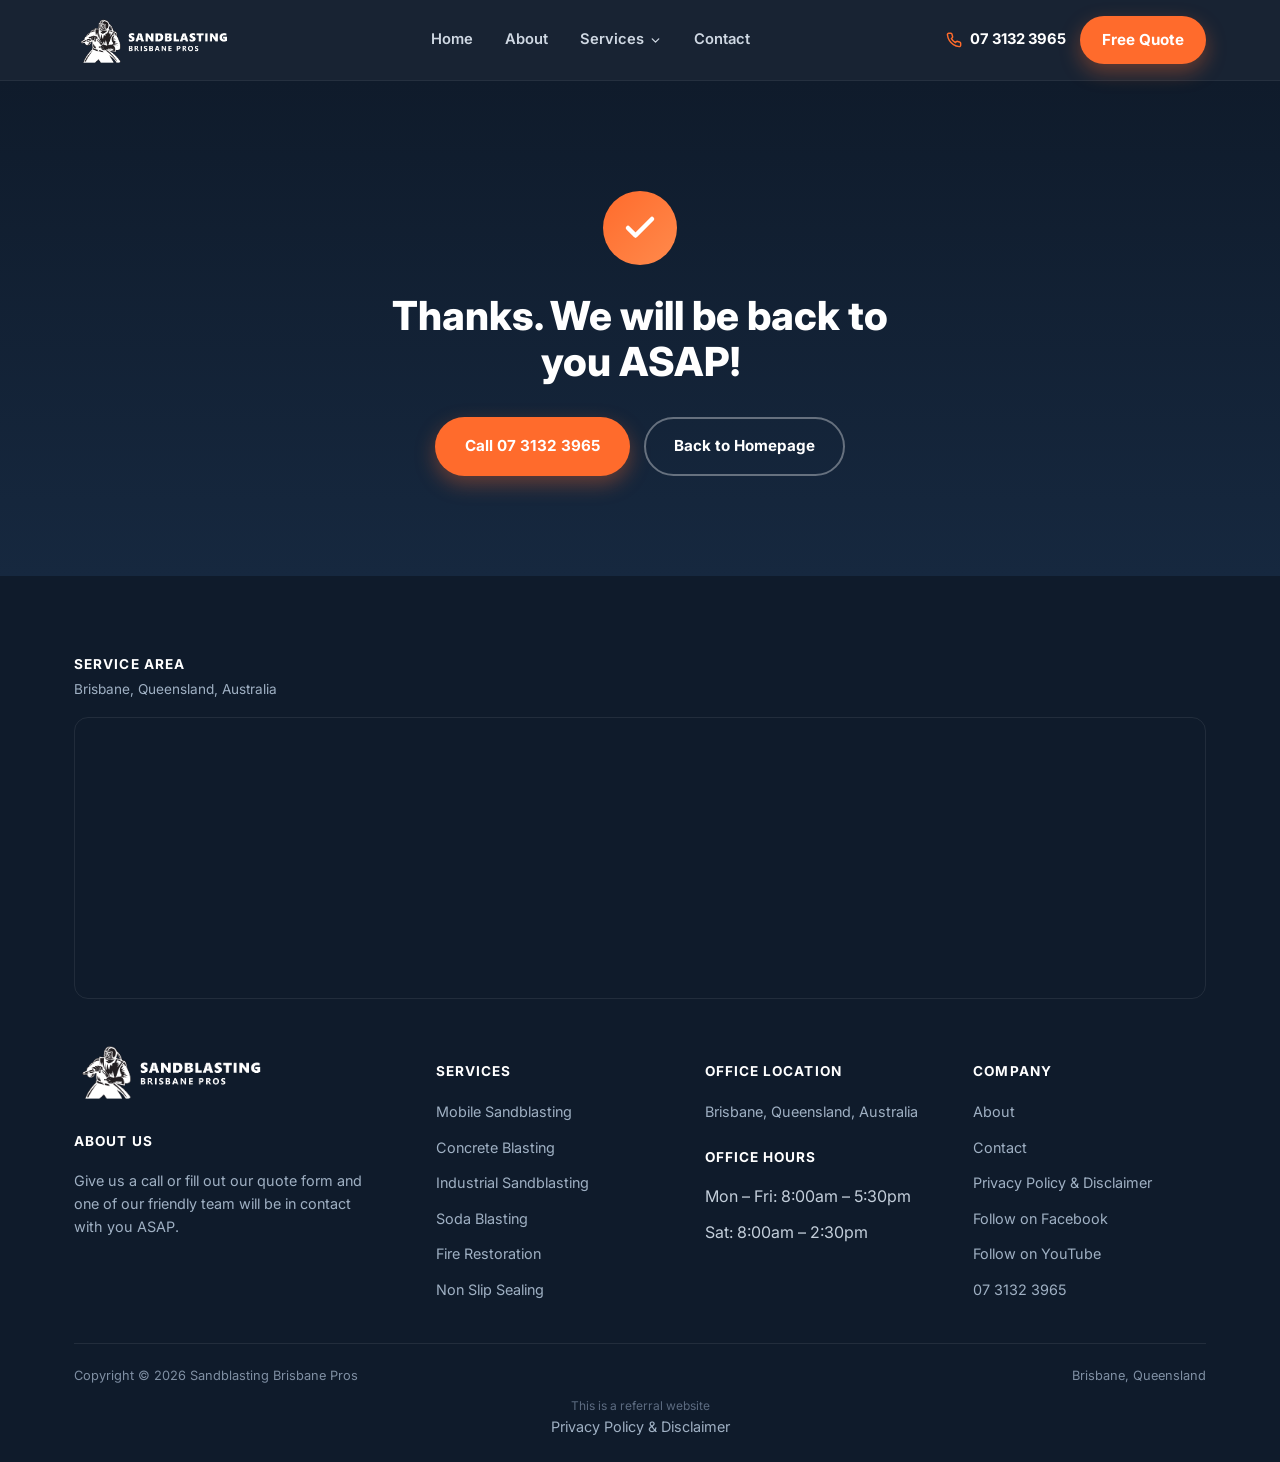
<file: thanks/index.html>
<!doctype html>
<html lang="en-AU">
<head>
<!-- Google tag (gtag.js) -->
<script async src="https://www.googletagmanager.com/gtag/js?id=AW-11084880092"></script>
<script>
  window.dataLayer = window.dataLayer || [];
  function gtag(){dataLayer.push(arguments);}
  gtag('js', new Date());
  gtag('config', 'AW-11084880092');
</script>
<meta charset="UTF-8">
<meta name="viewport" content="width=device-width, initial-scale=1.0">
<link rel="icon" href="/favicon-32.png" sizes="32x32" type="image/png">
<link rel="icon" href="/favicon-192.png" sizes="192x192" type="image/png">
<link rel="apple-touch-icon" href="/apple-touch-icon.png">
<title>Thanks - Sandblasting Brisbane Pros</title>
<meta name="description" content="Thanks. We will be back to you ASAP!">
<meta name="robots" content="follow, index, max-snippet:-1, max-video-preview:-1, max-image-preview:large">
<link rel="canonical" href="https://sandblastingbrisbanepros.com.au/thanks/">
<meta property="og:locale" content="en_US">
<meta property="og:type" content="article">
<meta property="og:title" content="Thanks - Sandblasting Brisbane Pros">
<meta property="og:description" content="Thanks. We will be back to you ASAP!">
<meta property="og:url" content="https://sandblastingbrisbanepros.com.au/thanks/">
<meta property="og:site_name" content="Sandblasting Brisbane Pros">
<meta name="twitter:card" content="summary_large_image">
<meta name="twitter:title" content="Thanks - Sandblasting Brisbane Pros">
<meta name="twitter:description" content="Thanks. We will be back to you ASAP!">
<meta name="twitter:label1" content="Time to read">
<meta name="twitter:data1" content="Less than a minute">
<script type="application/ld+json">{"@context": "https://schema.org", "@graph": [{"@type": "Place", "@id": "https://sandblastingbrisbanepros.com.au/#place", "address": {"@type": "PostalAddress", "addressLocality": "Brisbane", "addressRegion": "Queensland", "addressCountry": "Australia"}}, {"@type": "Organization", "@id": "https://sandblastingbrisbanepros.com.au/#organization", "name": "Sandblasting Brisbane Pros", "url": "https://sandblastingbrisbanepros.com.au", "email": "info@sandblastingbrisbanepros.com.au", "address": {"@type": "PostalAddress", "addressLocality": "Brisbane", "addressRegion": "Queensland", "addressCountry": "Australia"}, "logo": {"@type": "ImageObject", "@id": "https://sandblastingbrisbanepros.com.au/#logo", "url": "https://sandblastingbrisbanepros.com.au/images/Brisbane-2-Sandblasting-Main-Square-ON-SOLID.png", "contentUrl": "https://sandblastingbrisbanepros.com.au/images/Brisbane-2-Sandblasting-Main-Square-ON-SOLID.png", "caption": "Sandblasting Brisbane Pros", "inLanguage": "en-US", "width": "600", "height": "600"}, "contactPoint": [{"@type": "ContactPoint", "telephone": "+61-7-3132-3965", "contactType": "customer support"}], "location": {"@id": "https://sandblastingbrisbanepros.com.au/#place"}}, {"@type": "WebSite", "@id": "https://sandblastingbrisbanepros.com.au/#website", "url": "https://sandblastingbrisbanepros.com.au", "name": "Sandblasting Brisbane Pros", "alternateName": "Brisbane Sandblasting and Soda Blasting Services", "publisher": {"@id": "https://sandblastingbrisbanepros.com.au/#organization"}, "inLanguage": "en-US"}, {"@type": "WebPage", "@id": "https://sandblastingbrisbanepros.com.au/thanks/#webpage", "url": "https://sandblastingbrisbanepros.com.au/thanks/", "name": "Thanks - Sandblasting Brisbane Pros", "datePublished": "2023-06-25T18:44:17+00:00", "dateModified": "2023-06-25T18:44:30+00:00", "isPartOf": {"@id": "https://sandblastingbrisbanepros.com.au/#website"}, "inLanguage": "en-US"}, {"@type": "Person", "@id": "https://sandblastingbrisbanepros.com.au/author/sandblasting-brisbane-pros/", "name": "Sandblasting Brisbane Pros", "url": "https://sandblastingbrisbanepros.com.au/author/sandblasting-brisbane-pros/", "image": {"@type": "ImageObject", "@id": "https://secure.gravatar.com/avatar/1a805ecce72dbea624f8210f16b617142cd50f277b3b90b3f68485606a558cd0?s=96&amp;d=mm&amp;r=g", "url": "https://secure.gravatar.com/avatar/1a805ecce72dbea624f8210f16b617142cd50f277b3b90b3f68485606a558cd0?s=96&amp;d=mm&amp;r=g", "caption": "Sandblasting Brisbane Pros", "inLanguage": "en-US"}, "sameAs": ["https://sandblastingbrisbanepros.com.au"], "worksFor": {"@id": "https://sandblastingbrisbanepros.com.au/#organization"}}, {"@type": "Article", "headline": "Thanks - Sandblasting Brisbane Pros", "datePublished": "2023-06-25T18:44:17+00:00", "dateModified": "2023-06-25T18:44:30+00:00", "author": {"@id": "https://sandblastingbrisbanepros.com.au/author/sandblasting-brisbane-pros/", "name": "Sandblasting Brisbane Pros"}, "publisher": {"@id": "https://sandblastingbrisbanepros.com.au/#organization"}, "description": "Thanks. We will be back to you ASAP!", "name": "Thanks - Sandblasting Brisbane Pros", "@id": "https://sandblastingbrisbanepros.com.au/thanks/#richSnippet", "isPartOf": {"@id": "https://sandblastingbrisbanepros.com.au/thanks/#webpage"}, "inLanguage": "en-US", "mainEntityOfPage": {"@id": "https://sandblastingbrisbanepros.com.au/thanks/#webpage"}}]}</script>
<script type="application/ld+json">{"@context": "https://schema.org", "@type": "BreadcrumbList", "itemListElement": [{"@type": "ListItem", "position": 1, "name": "Home", "item": "https://sandblastingbrisbanepros.com.au/"}, {"@type": "ListItem", "position": 2, "name": "Thanks", "item": "https://sandblastingbrisbanepros.com.au/thanks/"}]}</script>
<link rel="preconnect" href="https://fonts.googleapis.com">
<link rel="preconnect" href="https://fonts.gstatic.com" crossorigin>
<link rel="preload" as="style" href="https://fonts.googleapis.com/css2?family=Inter:wght@400;500;600;700;800&display=swap" onload="this.onload=null;this.rel='stylesheet'">
<noscript><link rel="stylesheet" href="https://fonts.googleapis.com/css2?family=Inter:wght@400;500;600;700;800&display=swap"></noscript>
<link rel="stylesheet" href="/css/style.css">
<style id="mnfix">.mobile-menu.open{max-height:calc(100vh - 150px);max-height:calc(100dvh - 150px);overflow-y:auto;-webkit-overflow-scrolling:touch;overscroll-behavior:contain}.mobile-menu.msub-ready .mobile-submenu{display:none}.mobile-menu.msub-ready .mobile-submenu.open{display:flex}.mobile-menu a.msub-parent{display:flex;justify-content:space-between;align-items:center}.mobile-menu a.msub-parent::after{content:"";width:8px;height:8px;border-right:2px solid currentColor;border-bottom:2px solid currentColor;transform:rotate(45deg);margin-right:6px;transition:transform .2s}.mobile-menu a.msub-parent[aria-expanded=true]::after{transform:rotate(-135deg)}</style></head>
<body>
<header>
  <div class="nav wrap">
    <a href="/" class="brand"><img src="/images/Brisbane-Sandblasting-Main.png" alt="Sandblasting Brisbane Pros logo" width="521" height="149"></a>
    <nav class="links">
      <a href="/">Home</a><a href="/about/">About</a>
      <div class="nav-item"><a href="#!" onclick="return false;">Services <svg viewBox="0 0 24 24" fill="none" stroke-width="2.4" stroke-linecap="round" stroke-linejoin="round"><path d="m6 9 6 6 6-6"/></svg></a><div class="nav-dropdown"><a href="/mobile-sandblasting/">Mobile Sandblasting</a><a href="/concrete-blasting/">Concrete Blasting</a><a href="/industrial-sandblasting/">Industrial Sandblasting</a><a href="/soda-blasting/">Soda Blasting</a><a href="/fire-restoration/">Fire Restoration</a><a href="/non-slip-sealing/">Non Slip Sealing</a></div></div>
      <a href="/contact/">Contact</a>
    </nav>
    <div class="nav-cta">
      <a href="tel:+61731323965" class="phone-pill"><svg viewBox="0 0 24 24" fill="none" stroke-width="2.2" stroke-linecap="round" stroke-linejoin="round"><path d="M22 16.92v3a2 2 0 0 1-2.18 2 19.79 19.79 0 0 1-8.63-3.07 19.5 19.5 0 0 1-6-6 19.79 19.79 0 0 1-3.07-8.67A2 2 0 0 1 4.11 2h3a2 2 0 0 1 2 1.72c.127.96.362 1.903.7 2.81a2 2 0 0 1-.45 2.11L8.09 9.91a16 16 0 0 0 6 6l1.27-1.27a2 2 0 0 1 2.11-.45c.907.338 1.85.573 2.81.7A2 2 0 0 1 22 16.92z"/></svg> 07 3132 3965</a>
      <a href="#quote" class="btn btn-primary" style="padding:10px 20px;">Free Quote</a>
      <button type="button" class="hamburger-btn" id="hamburgerBtn" aria-label="Open menu" aria-expanded="false"><svg viewBox="0 0 24 24" fill="none" stroke="#fff" stroke-width="2.4" stroke-linecap="round" stroke-linejoin="round"><path d="M4 7h16M4 12h16M4 17h16"/></svg></button>
    </div>
  </div>
  <div class="mobile-menu" id="mobileMenu"><a href="/">Home</a><a href="/about/">About</a><a href="/services/" style="display:none"></a><div class="mobile-submenu"><a href="/mobile-sandblasting/">Mobile Sandblasting</a><a href="/concrete-blasting/">Concrete Blasting</a><a href="/industrial-sandblasting/">Industrial Sandblasting</a><a href="/soda-blasting/">Soda Blasting</a><a href="/fire-restoration/">Fire Restoration</a><a href="/non-slip-sealing/">Non Slip Sealing</a></div><a href="/contact/">Contact</a><a href="tel:+61731323965" class="mobile-menu-phone">Call 07 3132 3965</a><a href="#quote" class="btn btn-primary" style="width:100%;">Free Quote</a></div>
</header>
<main><section class="thanks-hero"><div class="thanks-inner"><div class="thanks-check"><svg viewBox="0 0 24 24" fill="none" stroke-width="3" stroke-linecap="round" stroke-linejoin="round"><path d="M20 6 9 17l-5-5"/></svg></div><h1>Thanks. We will be back to you ASAP!</h1><div class="thanks-actions"><a href="tel:+61731323965" class="btn btn-primary">Call 07 3132 3965</a><a href="/" class="btn btn-outline">Back to Homepage</a></div></div></section></main>
<footer>
  <div class="wrap">
    <div class="footer-map-head"><h4>Service Area</h4><p>Brisbane, Queensland, Australia</p></div>
    <div class="footer-map"><iframe src="https://www.google.com/maps/embed?pb=!1m14!1m8!1m3!1d453477.6536737166!2d152.9931964!3d-27.3821429!3m2!1i1024!2i768!4f13.1!3m3!1m2!1s0x8f4a7a86e085a247%3A0x16456ffaeec5b2f6!2sSandblasting%20Brisbane%20Pros!5e0!3m2!1sen!2sau!4v1687881311040!5m2!1sen!2sau" width="600" height="280" style="border:0" allowfullscreen loading="lazy" referrerpolicy="no-referrer-when-downgrade" title="Sandblasting Brisbane Pros service area map"></iframe></div>
    <div class="footer-grid">
      <div class="footer-brand"><a href="/" class="brand"><img src="/images/Brisbane-Sandblasting-Main.png" alt="Sandblasting Brisbane Pros" width="521" height="149" loading="lazy"></a>
        <h4>About us</h4><p>Give us a call or fill out our quote form and one of our friendly team will be in contact with you ASAP.</p></div>
      <div><h4>Services</h4><ul><li><a href="/mobile-sandblasting/">Mobile Sandblasting</a></li><li><a href="/concrete-blasting/">Concrete Blasting</a></li><li><a href="/industrial-sandblasting/">Industrial Sandblasting</a></li><li><a href="/soda-blasting/">Soda Blasting</a></li><li><a href="/fire-restoration/">Fire Restoration</a></li><li><a href="/non-slip-sealing/">Non Slip Sealing</a></li></ul></div>
      <div><h4>Office Location</h4><ul><li><a href="https://goo.gl/maps/e6NTSUh4F3G5m8Z46" target="_blank" rel="noopener">Brisbane, Queensland, Australia</a></li></ul>
        <h4 style="margin-top:22px;">Office Hours</h4><ul><li>Mon &ndash; Fri: 8:00am &ndash; 5:30pm</li><li>Sat: 8:00am &ndash; 2:30pm</li></ul></div>
      <div><h4>Company</h4><ul><li><a href="/about/">About</a></li><li><a href="/contact/">Contact</a></li><li><a href="/privacy-policy/">Privacy Policy &amp; Disclaimer</a></li><li><a href="https://www.facebook.com/profile.php?id=100093681055703" target="_blank" rel="noopener">Follow on Facebook</a></li><li><a href="https://www.youtube.com/@SandblstingBrisbanePros-dn4zj" target="_blank" rel="noopener">Follow on YouTube</a></li><li><a href="tel:+61731323965">07 3132 3965</a></li></ul></div>
    </div>
    <div class="footer-bottom"><span>Copyright &copy; 2026 Sandblasting Brisbane Pros</span><span>Brisbane, Queensland</span></div>
    <div class="footer-disclosure">This is a referral website<br><a href="/privacy-policy/">Privacy Policy &amp; Disclaimer</a></div>
  </div>
</footer>
<script>
(function(){var b=document.getElementById('hamburgerBtn'),m=document.getElementById('mobileMenu');if(!b||!m)return;b.addEventListener('click',function(){var o=m.classList.toggle('open');b.setAttribute('aria-expanded',o?'true':'false');});})();
</script>
<script src="https://link.msgsndr.com/js/form_embed.js" defer></script>
<script id="mnfixjs">(function(){var m=document.getElementById("mobileMenu");if(!m)return;m.querySelectorAll(".mobile-submenu").forEach(function(s){var p=s.previousElementSibling;if(!p||p.tagName!=="A")return;var a=document.createElement("a");a.href=p.getAttribute("href");a.textContent="All "+p.textContent.trim();s.insertBefore(a,s.firstChild);m.classList.add("msub-ready");p.classList.add("msub-parent");p.setAttribute("aria-expanded","false");p.addEventListener("click",function(e){e.preventDefault();var o=s.classList.toggle("open");p.setAttribute("aria-expanded",o?"true":"false")})});var b=document.getElementById("hamburgerBtn");document.addEventListener("pointerdown",function(e){if(!m.classList.contains("open")||m.contains(e.target)||(b&&b.contains(e.target)))return;m.classList.remove("open");if(b)b.setAttribute("aria-expanded","false")})})();</script></body>
</html>
</file>
<file: css/style.css>
:root{
    --navy:#0f1b2b;
    --navy-2:#16283f;
    --orange:#ff6b2c;
    --orange-2:#ff8a4c;
    --paper:#f6f7f9;
    --ink:#141c26;
    --muted:#5b6673;
    --line:#e6e9ee;
    --white:#ffffff;
    --radius:14px;
    --shadow:0 10px 30px rgba(15,27,43,0.08);
    --maxw:1180px;
  }
  *{box-sizing:border-box;}
  html{scroll-behavior:smooth;}
  body{
    margin:0;
    font-family:'Inter',-apple-system,BlinkMacSystemFont,'Segoe UI',sans-serif;
    color:var(--ink);
    background:var(--white);
    line-height:1.6;
  }
  img{max-width:100%;display:block;}
  a{color:inherit;}
  .wrap{max-width:var(--maxw);margin:0 auto;padding:0 24px;}
  h1,h2,h3{font-weight:800;line-height:1.15;margin:0 0 .5em;}
  h2{font-size:clamp(1.7rem,3vw,2.4rem);}
  h3{font-size:1.15rem;}
  p{color:var(--muted);margin:0 0 1em;}
  .eyebrow{
    display:inline-flex;align-items:center;gap:8px;
    text-transform:uppercase;letter-spacing:.08em;font-size:.75rem;font-weight:700;
    color:var(--orange);margin-bottom:12px;
  }
  .eyebrow::before{content:"";width:22px;height:2px;background:var(--orange);display:inline-block;}
  .btn{
    display:inline-flex;align-items:center;justify-content:center;gap:8px;
    padding:15px 28px;border-radius:999px;font-weight:700;font-size:.95rem;
    text-decoration:none;cursor:pointer;border:2px solid transparent;transition:transform .15s ease, box-shadow .15s ease, background .15s ease;
  }
  .btn:hover{transform:translateY(-2px);}
  .btn-primary{background:var(--orange);color:var(--white);box-shadow:0 8px 20px rgba(255,107,44,.35);}
  .btn-primary:hover{background:var(--orange-2);}
  .btn-outline{background:transparent;border-color:rgba(255,255,255,.35);color:var(--white);}
  .btn-outline:hover{border-color:var(--white);}
  .btn-dark{background:var(--navy);color:var(--white);}

  /* Header */
  header{
    position:sticky;top:0;z-index:50;background:rgba(15,27,43,.96);backdrop-filter:blur(6px);
    border-bottom:1px solid rgba(255,255,255,.06);
  }
  .nav{display:flex;align-items:center;justify-content:space-between;padding:16px 24px;}
  .brand{display:flex;align-items:center;gap:10px;color:var(--white);text-decoration:none;font-weight:800;font-size:1.05rem;letter-spacing:.01em;}
  .brand-mark{
    width:34px;height:32px;display:flex;align-items:center;flex-shrink:0;
  }
  .brand-mark svg{width:34px;height:32px;}
  .brand small{display:block;font-size:.65rem;font-weight:600;color:#9fb0c3;letter-spacing:.12em;text-transform:uppercase;}
  nav.links{display:flex;align-items:center;gap:32px;}
  nav.links a{color:#cfd8e3;text-decoration:none;font-weight:600;font-size:.92rem;}
  nav.links a:hover{color:var(--white);}
  .nav-item{position:relative;display:flex;align-items:center;padding:24px 0;margin:-24px 0;}
  .nav-item > a{display:flex;align-items:center;gap:5px;}
  .nav-item > a svg{width:13px;height:13px;stroke:currentColor;transition:transform .18s ease;}
  .nav-item:hover > a svg{transform:rotate(180deg);}
  .nav-dropdown{
    position:absolute;top:100%;left:0;margin-top:2px;
    background:var(--navy-2);border:1px solid rgba(255,255,255,.1);border-radius:12px;
    padding:8px;min-width:220px;box-shadow:0 22px 44px rgba(0,0,0,.4);
    opacity:0;visibility:hidden;transform:translateY(-6px);transition:opacity .18s ease, transform .18s ease, visibility .18s ease;
    z-index:60;
  }
  .nav-item:hover .nav-dropdown{opacity:1;visibility:visible;transform:translateY(0);}
  .nav-dropdown a{display:block;padding:10px 12px;border-radius:8px;color:#cfd8e3;font-weight:600;font-size:.88rem;}
  .nav-dropdown a:hover{background:rgba(255,255,255,.07);color:var(--white);}
  .nav-cta{display:flex;align-items:center;gap:14px;}
  .phone-pill{
    display:flex;align-items:center;gap:8px;color:var(--white);text-decoration:none;font-weight:700;font-size:.92rem;
  }
  .phone-pill svg{width:16px;height:16px;stroke:var(--orange);}
  .menu-toggle{display:none;background:none;border:none;color:var(--white);font-size:1.6rem;cursor:pointer;}
  .hamburger-btn{
    display:none;width:42px;height:42px;border-radius:10px;background:var(--orange);border:none;
    align-items:center;justify-content:center;cursor:pointer;flex-shrink:0;box-shadow:0 8px 20px rgba(255,107,44,.35);
  }
  .hamburger-btn svg{width:20px;height:20px;}

  /* Mobile menu panel */
  .mobile-menu{
    display:none;flex-direction:column;gap:2px;background:var(--navy-2);
    border-top:1px solid rgba(255,255,255,.08);padding:10px 20px 22px;
  }
  .mobile-menu.open{display:flex;}
  .mobile-menu a{
    color:#cfd8e3;text-decoration:none;font-weight:600;font-size:.98rem;padding:13px 4px;
    border-bottom:1px solid rgba(255,255,255,.06);
  }
  .mobile-submenu{display:flex;flex-direction:column;padding-left:14px;}
  .mobile-submenu a{font-size:.9rem;font-weight:500;color:#9fb0c3;padding:10px 4px;}
  .mobile-menu-phone{color:var(--orange) !important;font-weight:700 !important;}
  .mobile-menu .btn-primary{justify-content:center;margin-top:14px;border-bottom:none;}

  /* Hero */
  .hero{
    background:radial-gradient(1200px 500px at 15% -10%, rgba(255,107,44,.22), transparent 60%),
               linear-gradient(100deg, rgba(15,27,43,.97) 0%, rgba(15,27,43,.93) 38%, rgba(15,27,43,.62) 100%),
               url('/images/Sandblasting-Auckland-1-3.jpg');
    background-size:cover;background-position:center 65%;
    color:var(--white);position:relative;overflow:hidden;
  }
  .hero::after{
    content:"";position:absolute;right:-120px;top:-80px;width:520px;height:520px;
    background:radial-gradient(circle,rgba(255,107,44,.2),transparent 70%);
  }
  .hero-inner{
    position:relative;z-index:2;padding:88px 24px 76px;max-width:1320px;margin:0 auto;
    display:grid;grid-template-columns:.95fr 1.25fr;gap:40px;align-items:center;
  }
  .hero h1{font-size:clamp(2.1rem,4.4vw,3.2rem);margin-bottom:.4em;}
  .hero h1 span{color:var(--orange);}
  .hero-topbar{
    position:relative;z-index:3;background:linear-gradient(135deg,var(--orange),var(--orange-2));
    padding:16px 24px;text-align:center;box-shadow:0 4px 18px rgba(0,0,0,.18);
  }
  .hero-topbar strong{
    display:inline-block;color:var(--navy);font-weight:900;letter-spacing:.02em;
    font-size:clamp(1.3rem,3.4vw,2rem);text-transform:uppercase;
    text-shadow:0 0 14px rgba(255,255,255,.85), 0 0 28px rgba(255,255,255,.5), 0 2px 0 rgba(255,255,255,.4);
  }
  .hero p.lead{color:#c3ceda;font-size:1.08rem;max-width:52ch;margin-bottom:1.8em;}
  .hero-actions{display:flex;flex-wrap:wrap;gap:14px;margin-bottom:2.4em;}
  .hero-stats{display:flex;gap:28px;flex-wrap:wrap;}
  .hero-stats div{min-width:110px;}
  .hero-stats strong{display:block;font-size:1.6rem;color:var(--white);}
  .hero-stats span{font-size:.8rem;color:#9fb0c3;text-transform:uppercase;letter-spacing:.06em;}

  .hero-card{
    background:rgba(255,255,255,.06);border:1px solid rgba(255,255,255,.12);border-radius:var(--radius);
    padding:28px;backdrop-filter:blur(4px);
  }
  .hero-card h3{color:var(--white);margin-bottom:14px;font-size:1.05rem;}
  .hero-card ul{list-style:none;margin:0;padding:0;display:grid;gap:12px;}
  .hero-card li{display:flex;gap:10px;align-items:flex-start;color:#dbe3ec;font-size:.92rem;}
  .hero-card li svg{width:18px;height:18px;stroke:var(--orange);flex-shrink:0;margin-top:2px;}

  /* Hero form (right column) */
  .hero-form{
    padding:0;
  }
  .hero-form-head{padding:0 4px 32px;}
  .response-time{
    color:var(--white);font-size:2rem;font-weight:800;margin:0;line-height:1.3;
  }
  .response-time .highlight{
    position:relative;color:var(--white);display:inline-block;padding-bottom:6px;
  }
  .response-time .highlight::after{
    content:"";position:absolute;left:-4px;right:-4px;bottom:-6px;height:14px;
    background:linear-gradient(90deg,var(--orange),var(--orange-2));
    border-radius:8px;z-index:1;transform:skewX(-10deg) rotate(-1deg);
    box-shadow:0 4px 10px rgba(255,107,44,.35);
  }
  .hero-form iframe{border-radius:10px;display:block;}

  /* Checklist strip */
  .checklist-strip{background:var(--navy-2);border-top:1px solid rgba(255,255,255,.08);}
  .checklist-strip .wrap{
    display:flex;flex-wrap:wrap;gap:14px 32px;padding:22px 24px;justify-content:center;
  }
  .checklist-strip .check-item{display:flex;align-items:center;gap:10px;color:#dbe3ec;font-size:.9rem;font-weight:600;}
  .checklist-strip .check-item svg{width:18px;height:18px;stroke:var(--orange);flex-shrink:0;}

  /* Trust bar */
  .sub-headline{background:var(--navy);padding:22px 0;}
  .sub-headline h2{
    margin:0;text-align:center;color:var(--white);font-size:clamp(1.05rem,2.4vw,1.4rem);font-weight:700;
  }

  .trustbar{background:var(--white);border-bottom:1px solid var(--line);}
  .trustbar .wrap{
    display:grid;grid-template-columns:repeat(4,1fr);gap:24px;padding:26px 24px;
  }
  .trust-item{display:flex;align-items:center;gap:12px;}
  .trust-item svg{width:26px;height:26px;stroke:var(--orange);flex-shrink:0;}
  .trust-item span{font-weight:700;font-size:.88rem;color:var(--navy);}

  /* Section spacing */
  section{padding:84px 0;}
  .section-head{max-width:640px;margin-bottom:48px;}
  .bg-paper{background:var(--paper);}

  /* Content + photo split */
  .content-photo-grid{display:grid;grid-template-columns:1.1fr .9fr;gap:48px;align-items:center;}
  .content-photo{border-radius:var(--radius);overflow:hidden;box-shadow:0 24px 50px rgba(15,27,43,.18);}
  .content-photo img{width:100%;height:360px;object-fit:cover;object-position:center;display:block;}

  /* Services grid */
  .services-grid{display:grid;grid-template-columns:repeat(3,1fr);gap:24px;}
  .service-card{
    background:var(--white);border:1px solid var(--line);border-radius:var(--radius);
    box-shadow:var(--shadow);transition:transform .18s ease, box-shadow .18s ease;
    position:relative;padding:0;overflow:hidden;
  }
  .service-card:hover{transform:translateY(-4px);box-shadow:0 16px 34px rgba(15,27,43,.12);}
  .service-card .card-photo{width:100%;height:170px;object-fit:cover;object-position:center;}
  .service-card .card-body{padding:22px 26px 28px;}
  .service-icon{
    width:52px;height:52px;border-radius:12px;background:linear-gradient(135deg,#fff1e9,#ffe1cf);
    display:flex;align-items:center;justify-content:center;margin-bottom:18px;
    margin-top:-40px;position:relative;z-index:2;box-shadow:0 6px 16px rgba(15,27,43,.18);
  }
  .service-icon svg{width:26px;height:26px;stroke:var(--orange);}
  .service-card h3{margin-bottom:8px;}
  .service-card p{margin-bottom:0;font-size:.93rem;}
  .service-card .service-link{
    display:inline-flex;align-items:center;gap:6px;margin-top:14px;font-size:.85rem;font-weight:700;color:var(--orange);text-decoration:none;
  }
  .service-card.featured{border-color:var(--orange);}
  .service-tag{
    position:absolute;top:14px;right:16px;z-index:3;background:var(--orange);color:var(--white);
    font-size:.68rem;font-weight:800;letter-spacing:.06em;text-transform:uppercase;
    padding:5px 12px;border-radius:999px;
  }

  /* Gallery */
  .gallery-grid{display:grid;grid-template-columns:repeat(4,1fr);gap:18px;}
  .gallery-item{
    position:relative;border-radius:var(--radius);overflow:hidden;aspect-ratio:4/5;
    box-shadow:var(--shadow);
  }
  .gallery-item img{width:100%;height:100%;object-fit:cover;transition:transform .3s ease;}
  .gallery-item:hover img{transform:scale(1.06);}
  .gallery-item .cap{
    position:absolute;left:0;right:0;bottom:0;padding:16px 14px;color:var(--white);font-weight:700;font-size:.85rem;
    background:linear-gradient(0deg, rgba(15,27,43,.85), transparent 70%);
  }

  /* Areas we service carousel */
  .areas-head{display:flex;justify-content:space-between;align-items:flex-end;gap:24px;margin-bottom:32px;flex-wrap:wrap;}
  .areas-top-grid{display:grid;grid-template-columns:2fr 1fr;gap:40px;align-items:stretch;margin-bottom:32px;}
  .areas-intro{display:flex;flex-direction:column;justify-content:space-between;gap:24px;}
  .areas-map-card{
    border-radius:var(--radius);overflow:hidden;min-height:220px;
    border:1px solid var(--line);box-shadow:0 10px 24px rgba(15,27,43,.08);
  }
  .areas-map-card iframe{width:100%;height:100%;border:0;display:block;}
  .carousel-nav{display:flex;gap:10px;}
  .carousel-nav button{
    width:42px;height:42px;border-radius:50%;border:1px solid var(--line);background:var(--white);
    display:flex;align-items:center;justify-content:center;cursor:pointer;transition:background .15s ease;
  }
  .carousel-nav button:hover{background:var(--paper);}
  .carousel-nav button svg{width:18px;height:18px;stroke:var(--navy);}
  .areas-carousel{
    display:flex;overflow-x:auto;scroll-snap-type:x mandatory;gap:24px;
    scrollbar-width:none;-ms-overflow-style:none;padding-bottom:4px;
  }
  .areas-carousel::-webkit-scrollbar{display:none;}
  .area-slide{
    flex:0 0 100%;scroll-snap-align:start;background:var(--paper);border:1px solid var(--line);
    border-radius:var(--radius);padding:32px 36px;
  }
  .area-slide h3{font-size:1.2rem;margin-bottom:20px;color:var(--navy);}
  .area-suburbs{columns:4;column-gap:28px;list-style:none;margin:0;padding:0;}
  .area-suburbs li{
    display:flex;align-items:center;gap:8px;font-size:.86rem;color:var(--muted);
    break-inside:avoid;margin-bottom:9px;
  }
  .area-suburbs li svg{width:13px;height:13px;stroke:var(--orange);flex-shrink:0;}
  .area-dots{display:flex;gap:8px;justify-content:center;margin-top:24px;}
  .area-dots button{
    width:8px;height:8px;border-radius:50%;background:var(--line);border:none;cursor:pointer;padding:0;
  }
  .area-dots button.active{background:var(--orange);width:22px;border-radius:6px;transition:width .2s ease;}

  /* Reviews */
  .reviews-wrap{max-width:920px;margin:0 auto;}

  /* FAQ accordion */
  .faq-wrap{max-width:820px;margin:0 auto;display:grid;gap:14px;}
  .faq-item{
    background:var(--white);border:1px solid var(--line);border-radius:12px;overflow:hidden;
  }
  .faq-item summary{
    list-style:none;cursor:pointer;padding:20px 24px;display:flex;align-items:center;justify-content:space-between;
    gap:16px;font-weight:700;color:var(--navy);font-size:1rem;
  }
  .faq-item summary::-webkit-details-marker{display:none;}
  .faq-item summary .faq-icon{
    width:26px;height:26px;border-radius:50%;background:var(--paper);display:flex;align-items:center;justify-content:center;
    flex-shrink:0;transition:transform .2s ease, background .2s ease;
  }
  .faq-item summary .faq-icon svg{width:14px;height:14px;stroke:var(--orange);}
  .faq-item[open] summary .faq-icon{transform:rotate(45deg);background:#fff1e9;}
  .faq-item .faq-answer{padding:0 24px 20px;margin:0;font-size:.94rem;}

  /* Footer map */
  .footer-map-head{margin-bottom:16px;}
  .footer-map-head h4{color:var(--white);font-size:.85rem;text-transform:uppercase;letter-spacing:.08em;margin-bottom:4px;}
  .footer-map-head p{color:#9fb0c3;font-size:.85rem;margin:0;}
  .footer-map{
    width:100%;border-radius:var(--radius);overflow:hidden;margin-bottom:44px;
    border:1px solid rgba(255,255,255,.08);
  }
  .footer-map iframe{width:100%;height:280px;border:0;display:block;}

  /* Why us */
  .why-grid{display:grid;grid-template-columns:1fr 1fr;gap:56px;align-items:start;}
  .why-list{display:grid;gap:22px;}
  .why-item{display:flex;gap:16px;}
  .why-num{
    width:42px;height:42px;border-radius:10px;background:var(--navy);color:var(--white);
    display:flex;align-items:center;justify-content:center;font-weight:800;flex-shrink:0;font-size:.95rem;
  }
  .why-item h3{margin-bottom:4px;font-size:1.05rem;}
  .why-item p{margin:0;font-size:.93rem;}
  .why-panel{
    background:var(--navy);color:var(--white);border-radius:var(--radius);padding:36px;
    background-image:radial-gradient(600px 300px at 90% 0%, rgba(255,107,44,.25), transparent 70%);
  }
  .why-panel h3{color:var(--white);font-size:1.3rem;}
  .why-panel p{color:#c3ceda;}
  .process{display:grid;gap:18px;margin-top:26px;}
  .process-step{display:flex;gap:14px;align-items:flex-start;}
  .process-step .dot{width:10px;height:10px;border-radius:50%;background:var(--orange);margin-top:8px;flex-shrink:0;}
  .process-step strong{display:block;color:var(--white);font-size:.95rem;}
  .process-step span{color:#9fb0c3;font-size:.85rem;}

  /* CTA strip */
  .cta-strip{
    background:linear-gradient(135deg,var(--orange),#ff8a4c);color:var(--white);text-align:center;
    padding:56px 24px;
  }
  .cta-strip h2{color:var(--white);margin-bottom:.3em;}
  .cta-strip p{color:rgba(255,255,255,.9);max-width:52ch;margin:0 auto 1.6em;}
  .cta-strip .btn-dark:hover{background:#0a1420;}

  /* Contact */
  .contact-grid{display:grid;grid-template-columns:.85fr 1.15fr;gap:48px;align-items:start;}
  #contact-info .contact-grid{grid-template-columns:.75fr 1.25fr;}
  #contact-info .form-wrap{background:transparent;border:none;box-shadow:none;padding:0;}
  .contact-info{display:grid;gap:22px;}
  .info-card{
    background:var(--white);border:1px solid var(--line);border-radius:var(--radius);padding:22px;
    display:flex;gap:14px;align-items:flex-start;box-shadow:var(--shadow);
  }
  .info-card svg{width:22px;height:22px;stroke:var(--orange);flex-shrink:0;margin-top:2px;}
  .info-card h3{font-size:.98rem;margin-bottom:4px;}
  .info-card p{margin:0;font-size:.9rem;}
  .info-card a{color:var(--navy);text-decoration:none;font-weight:700;}
  .form-wrap{
    background:var(--white);border:1px solid var(--line);border-radius:var(--radius);padding:16px;
    box-shadow:var(--shadow);min-height:600px;
  }
  .form-wrap iframe{border-radius:10px;}

  /* Footer */
  footer{background:var(--navy);color:#c3ceda;padding:60px 0 24px;}
  .footer-grid{display:grid;grid-template-columns:1.4fr 1fr 1fr 1fr;gap:36px;margin-bottom:40px;}
  .footer-brand p{color:#9fb0c3;font-size:.9rem;max-width:32ch;}
  footer h4{color:var(--white);font-size:.85rem;text-transform:uppercase;letter-spacing:.08em;margin-bottom:16px;}
  footer ul{list-style:none;margin:0;padding:0;display:grid;gap:10px;}
  footer a{color:#9fb0c3;text-decoration:none;font-size:.9rem;}
  footer a:hover{color:var(--white);}
  .footer-bottom{
    border-top:1px solid rgba(255,255,255,.08);padding-top:22px;
    display:flex;justify-content:space-between;flex-wrap:wrap;gap:10px;font-size:.8rem;color:#7f8fa3;
  }
  .footer-disclosure{margin-top:10px;font-size:.75rem;color:#5c6b80;}

  @media (max-width:980px){
    nav.links{display:none;}
    .phone-pill{display:none;}
    .nav-cta .btn-primary{display:none;}
    .hamburger-btn{display:flex;}
    .nav{padding:12px 16px;}
    .hero-inner{grid-template-columns:1fr;}
    .services-grid{grid-template-columns:repeat(2,1fr);}
    .why-grid{grid-template-columns:1fr;}
    .contact-grid{grid-template-columns:1fr;}
    #contact-info .contact-grid{grid-template-columns:1fr;}
    .trustbar .wrap{grid-template-columns:repeat(2,1fr);}
    .footer-grid{grid-template-columns:1fr 1fr;}
    .gallery-grid{grid-template-columns:repeat(2,1fr);}
    .area-suburbs{columns:2;}
  }
  @media (max-width:600px){
    .services-grid{grid-template-columns:1fr;}
    .hero-actions{flex-direction:column;align-items:stretch;}
    .hero-actions .btn{width:100%;}
    .hero-stats{flex-direction:column;gap:18px;align-items:flex-start;}
    .footer-grid{grid-template-columns:1fr;}
    section{padding:60px 0;}
    .gallery-grid{grid-template-columns:1fr 1fr;}
    .checklist-strip .wrap{justify-content:flex-start;}
    .area-slide{padding:24px 20px;}
    .area-suburbs{columns:1;}
    .areas-head{align-items:flex-start;}
    .areas-top-grid{grid-template-columns:1fr;gap:24px;}
    .content-photo-grid{grid-template-columns:1fr;gap:24px;}
    .content-photo img{height:220px;}
    .areas-map-card{min-height:220px;}
  }

/* privacy page */

  .policy-hero{
    background:linear-gradient(180deg,var(--navy) 0%, var(--navy-2) 100%);
    color:var(--white);padding:64px 0 48px;
  }
  .policy-hero .eyebrow{color:#ff9457;}
  .policy-hero h1{margin-bottom:.3em;}
  .policy-hero p{color:#c3ceda;max-width:60ch;margin:0;}
  .policy{padding:64px 0 90px;}
  .policy-wrap{max-width:800px;margin:0 auto;padding:0 24px;}
  .policy-wrap h2{font-size:1.35rem;margin-top:2.2em;margin-bottom:.5em;}
  .policy-wrap h2:first-child{margin-top:0;}
  .policy-wrap p, .policy-wrap li{color:var(--muted);font-size:.98rem;}
  .policy-wrap ul{padding-left:1.2em;margin:0 0 1em;}
  .policy-wrap li{margin-bottom:.4em;}
  .policy-wrap strong{color:var(--ink);}
  .policy-updated{
    display:inline-block;font-size:.82rem;font-weight:700;color:var(--orange);
    background:#fff1e9;padding:6px 14px;border-radius:999px;margin-bottom:1.5em;
  }
  .policy-card{
    background:var(--paper);border:1px solid var(--line);border-radius:var(--radius);
    padding:24px 26px;margin:1.5em 0;
  }
  .policy-card p:last-child{margin-bottom:0;}

/* sandblasting brisbane additions */
.brand img{height:46px;width:auto}
.hero-copy .text h1,.hero-copy h1{color:#fff;font-size:clamp(2.1rem,4.4vw,3.2rem);margin-bottom:.5em;text-transform:none}
.hero-copy .btn-wrap{margin:0}
.hero-copy .btn{font-size:1.15rem}
.hero-copy .figure{display:none}
.response-sub{color:#c3ceda;font-size:1.05rem;margin:.6em 0 0;font-weight:600}
.form-card{background:#fff;border-radius:14px;padding:18px;box-shadow:0 24px 50px rgba(0,0,0,.3);min-height:200px}
.form-fallback{text-align:center;padding:30px 12px}.form-fallback h3{color:var(--navy)}
.sec-note{display:none}
.text h1,.text h2,.text h3,.text h4{color:var(--navy)}
.text ul{list-style:none;padding:0;display:grid;gap:10px 22px;grid-template-columns:repeat(auto-fit,minmax(230px,1fr));margin:1em 0}
.text ul li{padding-left:28px;position:relative;font-weight:600;color:var(--ink)}
.text ul li::before{content:"";position:absolute;left:0;top:.45em;width:14px;height:14px;border-radius:50%;background:var(--orange);box-shadow:0 0 0 4px rgba(255,107,44,.18)}
.text a{color:var(--orange);font-weight:700}
.text ol{padding-left:1.2em}
.figure img{width:100%;border-radius:var(--radius);box-shadow:0 18px 40px rgba(15,27,43,.14)}
.cols{display:grid;gap:44px;align-items:center}
.cols-2{grid-template-columns:1.05fr .95fr}.cols-3{grid-template-columns:repeat(3,1fr);align-items:stretch}
.row{margin-bottom:40px}.row:last-child{margin-bottom:0}
.blurb{position:relative;background:#fff;border:1px solid var(--line);border-radius:var(--radius);box-shadow:var(--shadow);overflow:hidden;padding-bottom:22px;transition:transform .18s ease,box-shadow .18s ease;height:100%}
.blurb:hover{transform:translateY(-4px);box-shadow:0 16px 34px rgba(15,27,43,.12)}
.blurb .figure img{border-radius:0;box-shadow:none;height:190px;object-fit:cover}
.blurb h3,.blurb h4,.blurb p{padding:0 24px}.blurb h3,.blurb h4{margin-top:18px;color:var(--navy)}
.card-link{position:absolute;inset:0;z-index:2}
.gallery-grid{grid-template-columns:repeat(3,1fr)}
.gallery-grid .figure img{aspect-ratio:4/3;object-fit:cover;width:100%;transition:transform .3s}
.btn-wrap{margin:1.2em 0}
.btn-dark{background:var(--navy);color:#fff}
.cta-strip .hero-actions{justify-content:center;margin:0}.cta-strip h3,.cta-strip h2{color:#fff}
.cta-strip .text{color:#fff}
.map-embed{border-radius:var(--radius);overflow:hidden;border:1px solid var(--line)}.map-embed iframe{width:100%;height:380px;border:0;display:block}
.faq-wrap{max-width:820px;margin:0 auto;display:grid;gap:14px}
.faq-icon{width:26px;height:26px;border-radius:50%;background:var(--paper);display:flex;align-items:center;justify-content:center;flex-shrink:0;color:var(--orange);font-weight:800;transition:transform .2s}
.faq-item[open] .faq-icon{transform:rotate(45deg)}
.faq-answer{padding:0 24px 20px}
.info-grid{display:grid;grid-template-columns:repeat(3,1fr);gap:22px}
.footer-grid{grid-template-columns:1.4fr 1fr 1fr 1fr}
.footer-brand img{height:56px;width:auto;margin-bottom:14px}
.footer-disclosure{text-align:center}
.footer-disclosure a{color:#9fb0c3}
.thanks-hero{background:linear-gradient(180deg,var(--navy),var(--navy-2));color:#fff;padding:110px 0 100px;text-align:center}
.thanks-inner{max-width:620px;margin:0 auto;padding:0 24px}
.thanks-check{width:74px;height:74px;border-radius:50%;background:linear-gradient(135deg,var(--orange),var(--orange-2));display:flex;align-items:center;justify-content:center;margin:0 auto 28px}
.thanks-check svg{width:36px;height:36px;stroke:#fff}
.thanks-hero h1{font-size:clamp(1.8rem,4vw,2.5rem);color:#fff}
.thanks-actions{display:flex;flex-wrap:wrap;gap:14px;justify-content:center;margin-top:2em}
@media(max-width:980px){.cols-2,.cols-3,.gallery-grid,.info-grid{grid-template-columns:1fr}.cols{gap:28px}.footer-grid{grid-template-columns:1fr 1fr}}
@media(max-width:600px){.footer-grid{grid-template-columns:1fr}}
.figure:has(img[src*="Logo-Icon"]){max-width:300px;margin:0 auto 18px}
.figure img[src*="Logo-Icon"]{box-shadow:none;border-radius:0;background:#fff}
.row>.figure,.col>.figure{margin-bottom:24px}.gallery-grid .figure{margin-bottom:0}
.form-card{background:none;padding:0;box-shadow:none;border-radius:0;min-height:0}
.hero-sub{color:#dbe3ec;font-size:1.1rem;max-width:46ch;margin:0 0 1.6em}
.figure img{height:auto}
.blurb .figure img{height:190px}
</file>
